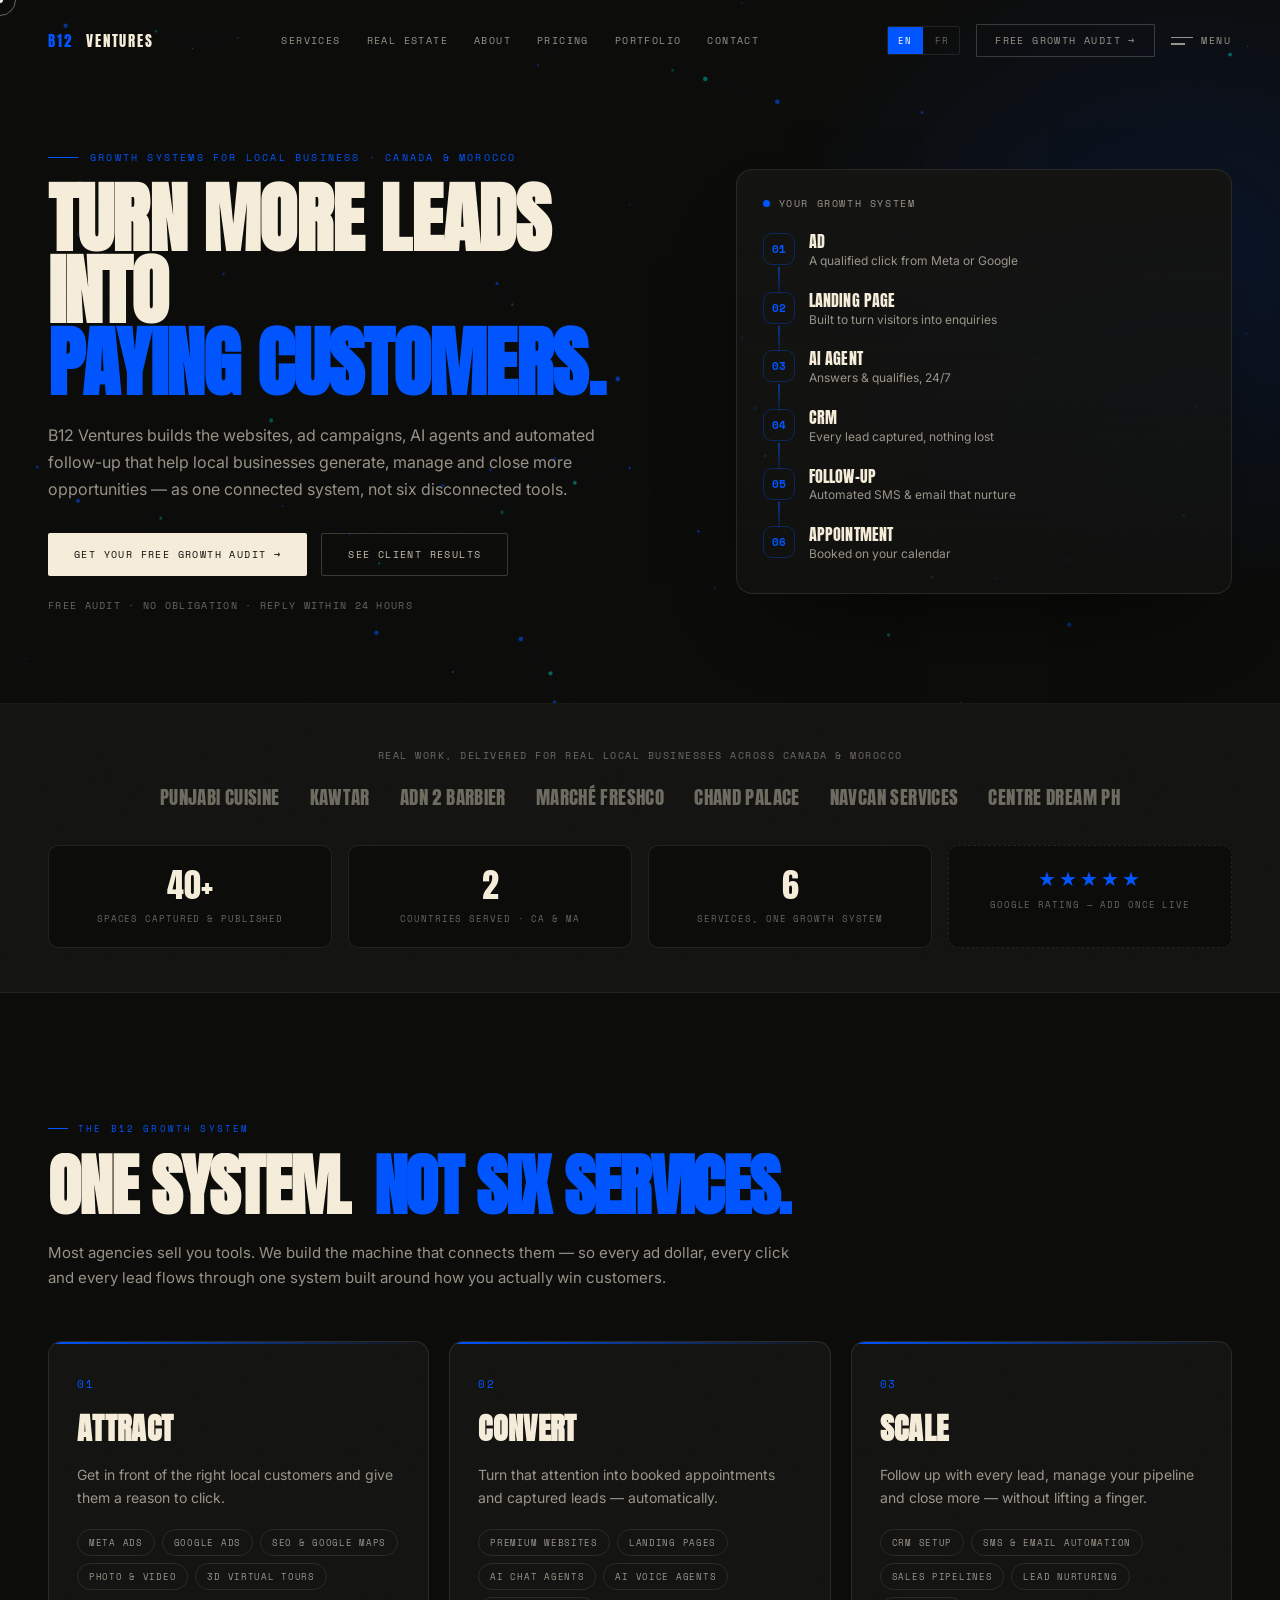
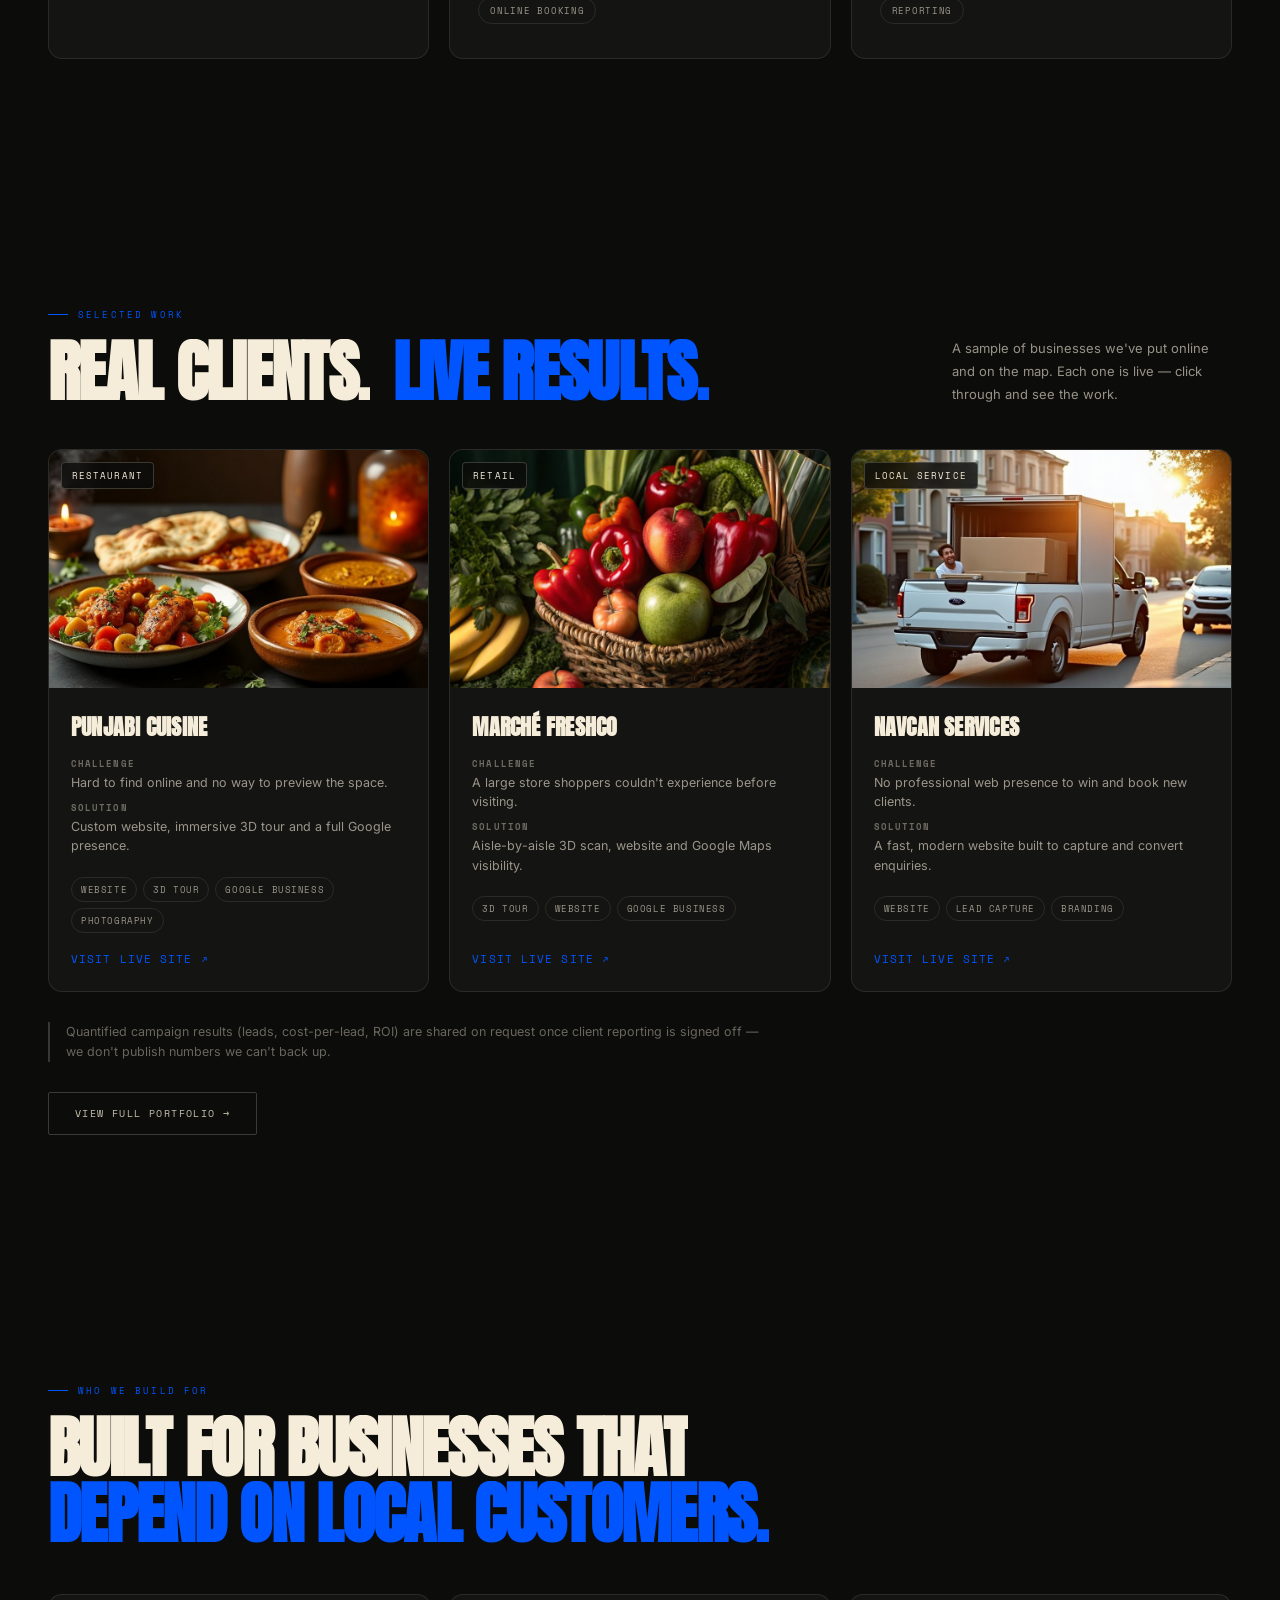
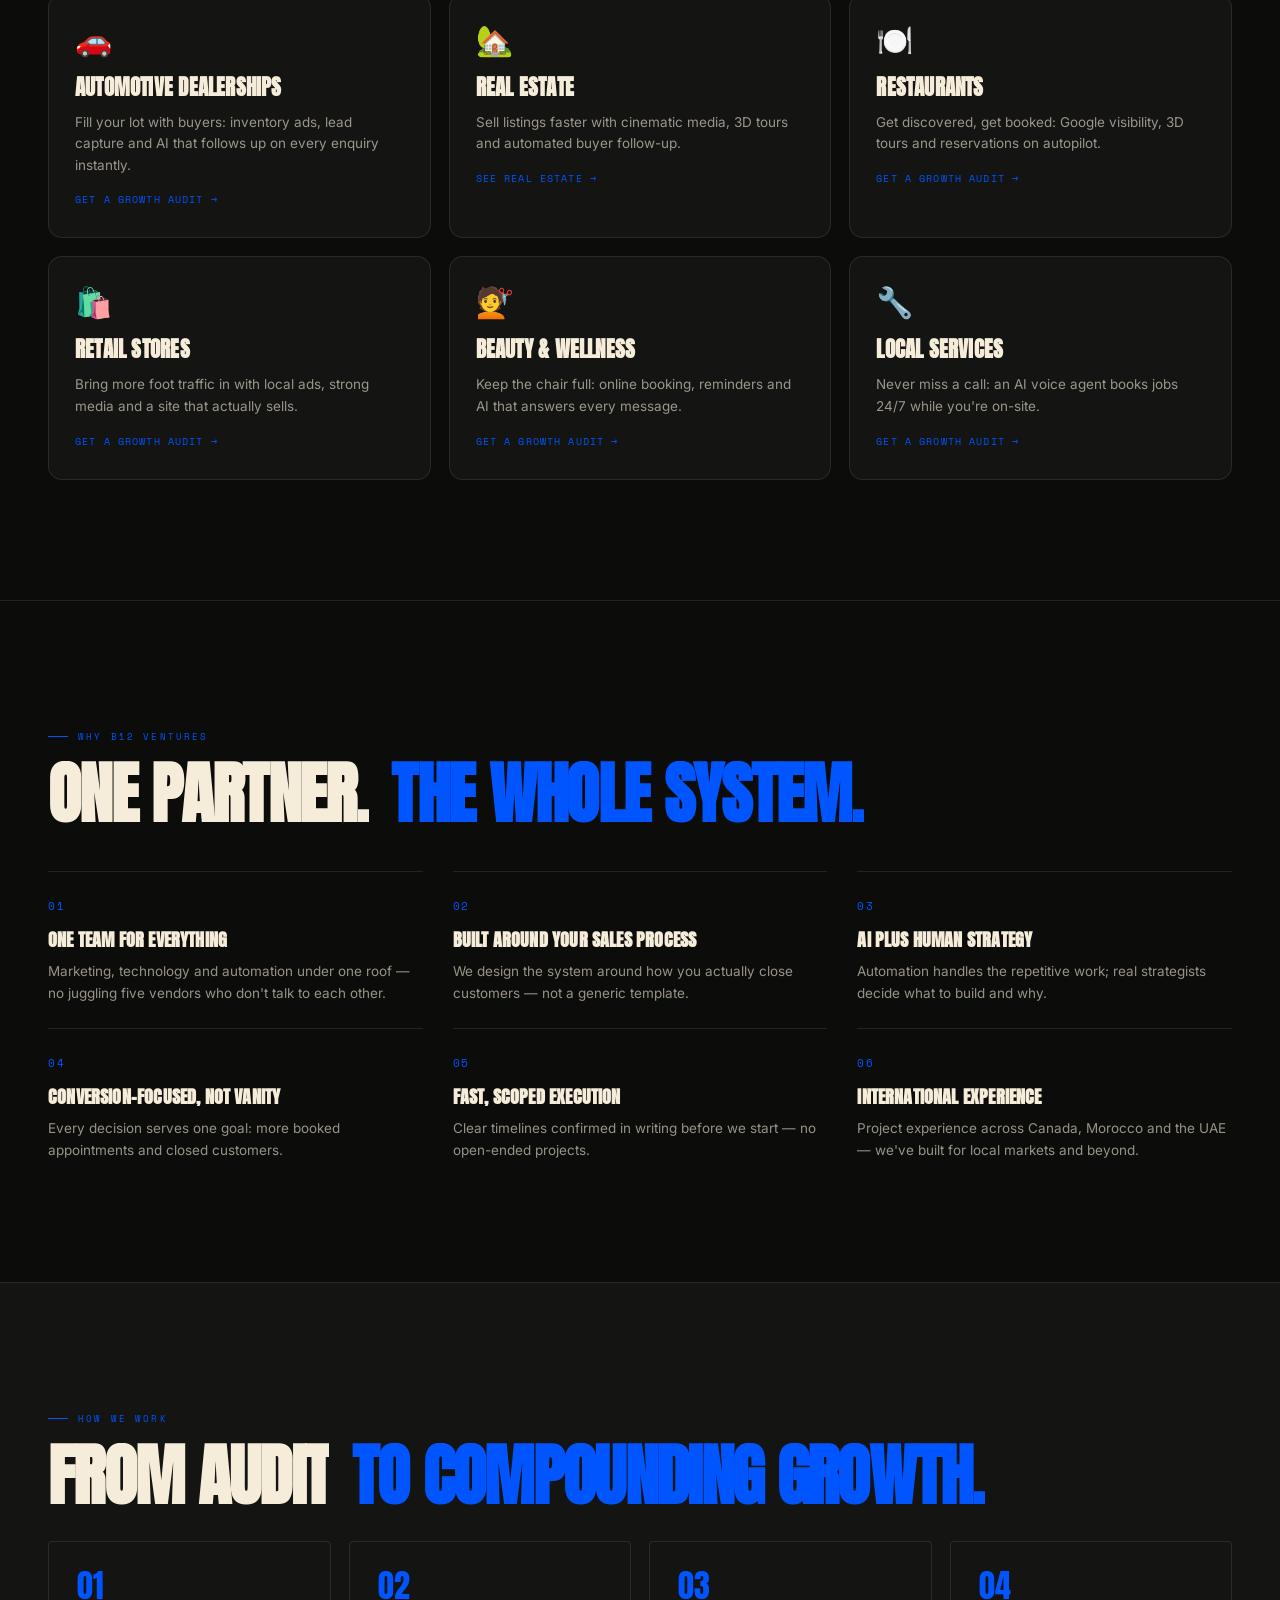
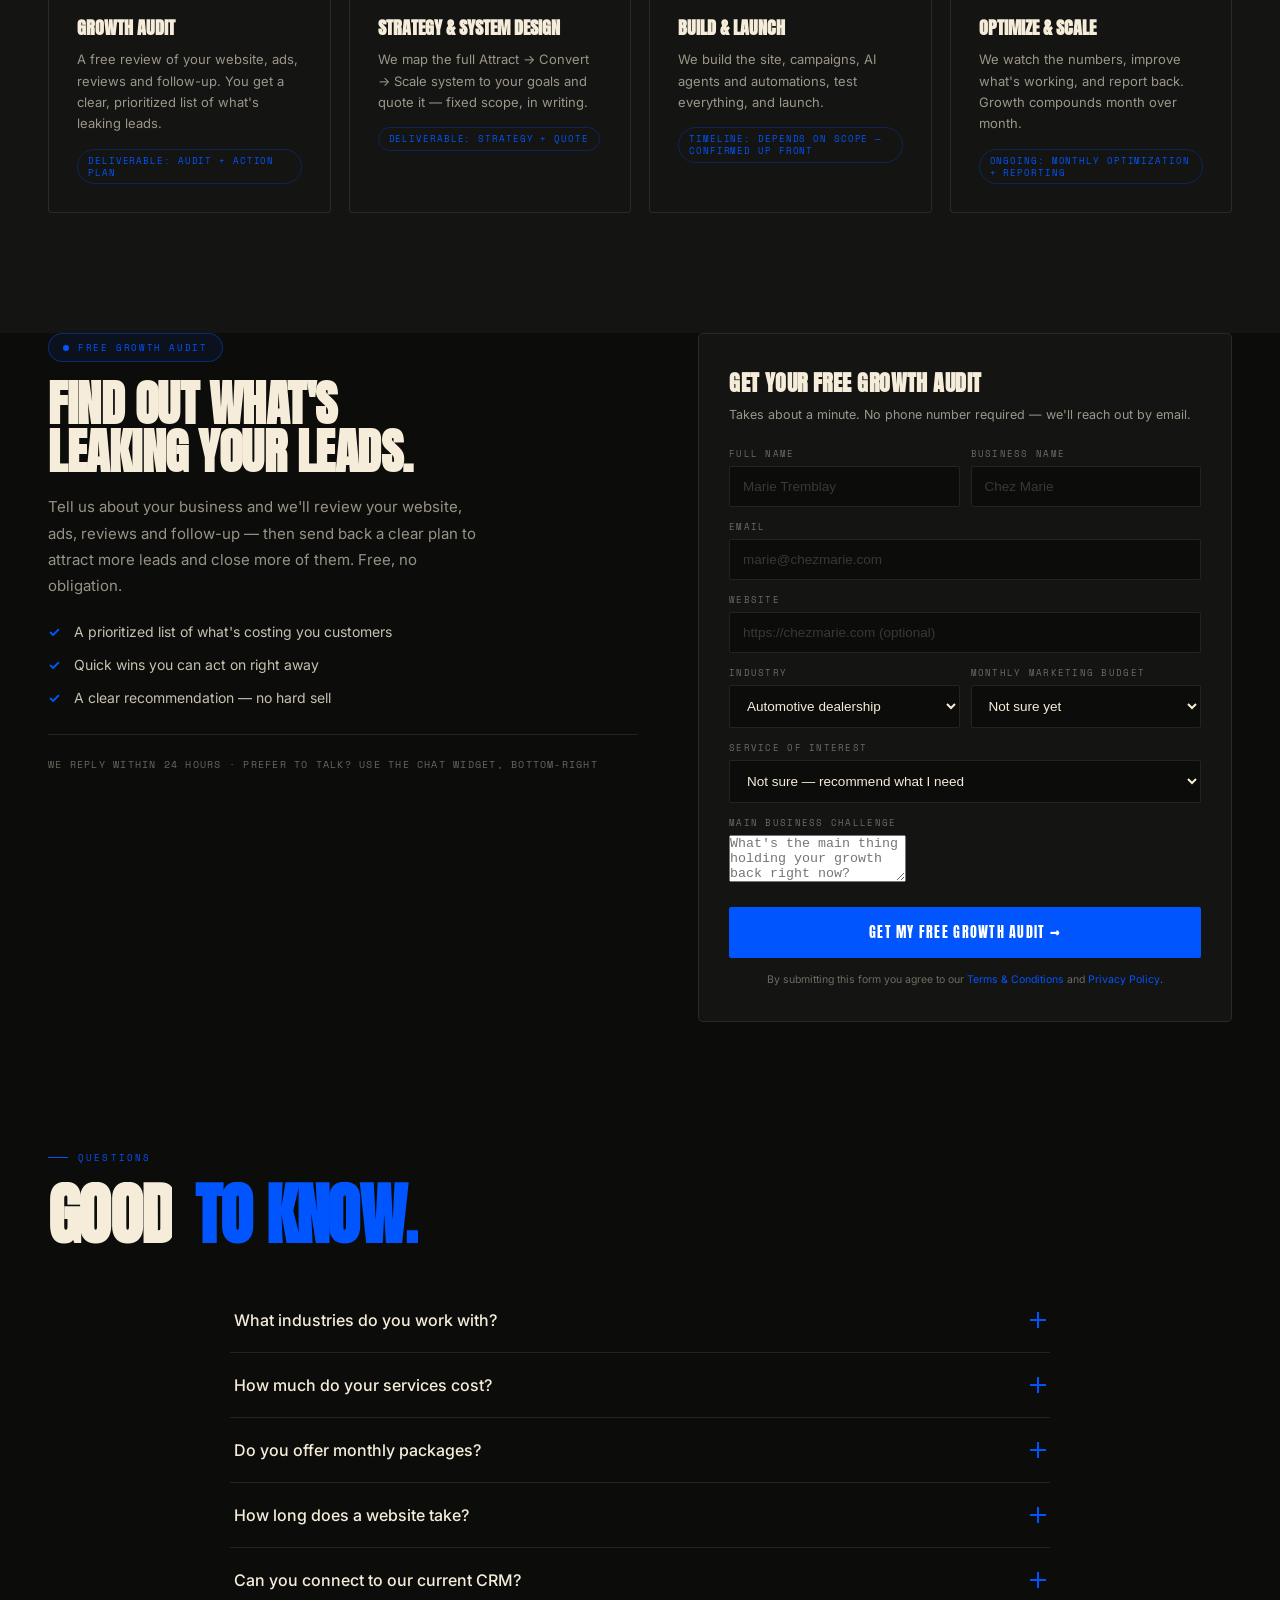
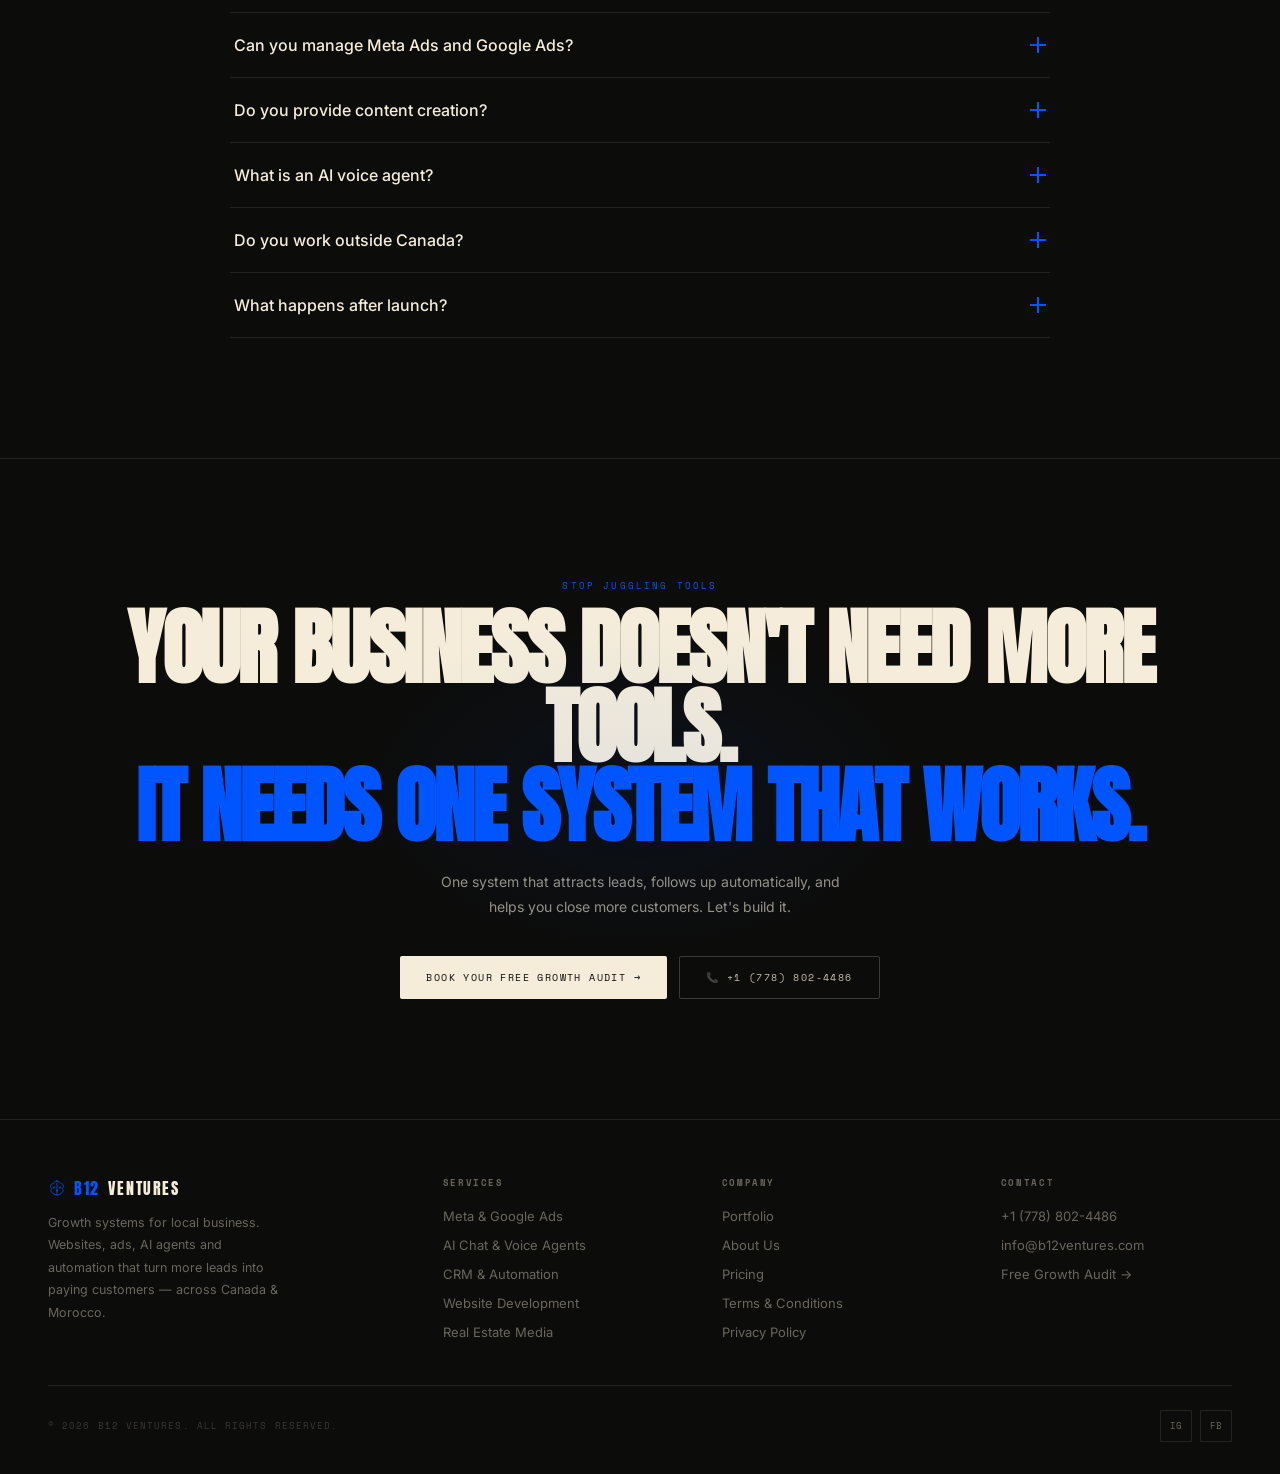
<file: index.html>
<!DOCTYPE html>
<html lang="en" id="html-root">
<head>
<meta charset="UTF-8"/><meta name="viewport" content="width=device-width,initial-scale=1.0"/>
<!-- Meta Pixel Code -->
<script>
!function(f,b,e,v,n,t,s)
{if(f.fbq)return;n=f.fbq=function(){n.callMethod?
n.callMethod.apply(n,arguments):n.queue.push(arguments)};
if(!f._fbq)f._fbq=n;n.push=n;n.loaded=!0;n.version='2.0';
n.queue=[];t=b.createElement(e);t.async=!0;
t.src=v;s=b.getElementsByTagName(e)[0];
s.parentNode.insertBefore(t,s)}(window, document,'script',
'https://connect.facebook.net/en_US/fbevents.js');
fbq('init', '1387499166899119');
fbq('track', 'PageView');
</script>
<noscript><img height="1" width="1" style="display:none"
src="https://www.facebook.com/tr?id=1387499166899119&ev=PageView&noscript=1"
/></noscript>
<!-- End Meta Pixel Code -->
<title>B12 Ventures — Growth Systems, AI Automation & Ads for Local Business | Canada & Morocco</title>
<meta name="description" content="B12 Ventures builds growth systems for local businesses: websites, Meta &amp; Google Ads, AI chat and voice agents, CRM automation and automated follow-up — one connected system that attracts leads and closes more customers. Serving Montréal, Vancouver &amp; Morocco."/>
<meta name="keywords" content="AI automation agency, AI voice agent, CRM automation agency, website development for local business, Meta Ads agency, Google Ads agency, digital marketing agency Montreal, digital marketing agency Vancouver, Matterport virtual tours"/>
<link rel="canonical" href="https://b12ventures.com/"/>
<meta property="og:type" content="website"/>
<meta property="og:site_name" content="B12 Ventures"/>
<meta property="og:title" content="B12 Ventures — Growth Systems for Local Business"/>
<meta property="og:description" content="Websites, ads, AI agents and automated follow-up — one connected system that turns more leads into paying customers. Canada &amp; Morocco."/>
<meta property="og:url" content="https://b12ventures.com/"/>
<meta property="og:image" content="https://b12ventures.com/svc-web.jpg"/>
<meta name="twitter:card" content="summary_large_image"/>
<meta name="twitter:title" content="B12 Ventures — Growth Systems for Local Business"/>
<meta name="twitter:description" content="Websites, ads, AI agents and automated follow-up — one connected system that turns more leads into paying customers."/>
<meta name="twitter:image" content="https://b12ventures.com/svc-web.jpg"/>
<link rel="preconnect" href="https://fonts.googleapis.com"/>
<link rel="preconnect" href="https://fonts.gstatic.com" crossorigin/>
<link href="https://fonts.googleapis.com/css2?family=Anton&family=Inter:wght@300;400;500;600&family=Space+Mono:ital,wght@0,400;0,700&display=swap" rel="stylesheet"/>
<link rel="stylesheet" href="styles.css"/>
<script type="application/ld+json">
{
  "@context": "https://schema.org",
  "@graph": [
    {
      "@type": "Organization",
      "@id": "https://b12ventures.com/#org",
      "name": "B12 Ventures",
      "url": "https://b12ventures.com/",
      "logo": "https://b12ventures.com/svc-web.jpg",
      "email": "info@b12ventures.com",
      "sameAs": [
        "https://www.instagram.com/b12_ventures",
        "https://www.facebook.com/share/1BkzSPRauB/"
      ]
    },
    {
      "@type": "ProfessionalService",
      "@id": "https://b12ventures.com/#business",
      "name": "B12 Ventures",
      "image": "https://b12ventures.com/svc-web.jpg",
      "url": "https://b12ventures.com/",
      "telephone": "+1-778-802-4486",
      "email": "info@b12ventures.com",
      "priceRange": "$$",
      "description": "Growth systems agency for local businesses: websites, Meta and Google Ads, AI chat and voice agents, CRM automation, professional media and automated follow-up.",
      "parentOrganization": { "@id": "https://b12ventures.com/#org" },
      "areaServed": [
        { "@type": "City", "name": "Montréal" },
        { "@type": "City", "name": "Vancouver" },
        { "@type": "Country", "name": "Morocco" }
      ],
      "sameAs": [
        "https://www.instagram.com/b12_ventures",
        "https://www.facebook.com/share/1BkzSPRauB/"
      ],
      "hasOfferCatalog": {
        "@type": "OfferCatalog",
        "name": "Growth Services",
        "itemListElement": [
          { "@type": "Offer", "itemOffered": { "@type": "Service", "name": "Website & Landing Page Development" } },
          { "@type": "Offer", "itemOffered": { "@type": "Service", "name": "Meta Ads & Google Ads Management" } },
          { "@type": "Offer", "itemOffered": { "@type": "Service", "name": "AI Chat & Voice Agents" } },
          { "@type": "Offer", "itemOffered": { "@type": "Service", "name": "CRM Setup & Automation" } },
          { "@type": "Offer", "itemOffered": { "@type": "Service", "name": "Professional Photography, Video & 3D Virtual Tours" } },
          { "@type": "Offer", "itemOffered": { "@type": "Service", "name": "Automated Lead Follow-Up" } }
        ]
      }
    },
    {
      "@type": "WebSite",
      "@id": "https://b12ventures.com/#website",
      "url": "https://b12ventures.com/",
      "name": "B12 Ventures",
      "inLanguage": ["en", "fr"],
      "publisher": { "@id": "https://b12ventures.com/#org" }
    },
    {
      "@type": "BreadcrumbList",
      "itemListElement": [
        { "@type": "ListItem", "position": 1, "name": "Home", "item": "https://b12ventures.com/" }
      ]
    },
    {
      "@type": "FAQPage",
      "mainEntity": [
        { "@type": "Question", "name": "What industries do you work with?", "acceptedAnswer": { "@type": "Answer", "text": "We work with automotive dealerships, real estate professionals, restaurants, retail stores, beauty and wellness businesses, and local service businesses across Canada and Morocco." } },
        { "@type": "Question", "name": "How much do your services cost?", "acceptedAnswer": { "@type": "Answer", "text": "Every engagement is scoped to your goals. Most start with a free growth audit; from there we quote either a fixed project price or a monthly retainer depending on what you need." } },
        { "@type": "Question", "name": "Do you offer monthly packages?", "acceptedAnswer": { "@type": "Answer", "text": "Yes. Some work is one-time — a website or a 3D tour, for example — while ads, CRM automation and follow-up usually run monthly. We recommend the model that fits your goals." } },
        { "@type": "Question", "name": "How long does a website take?", "acceptedAnswer": { "@type": "Answer", "text": "Most sites launch in two to four weeks depending on scope and how quickly we get your content. We confirm a timeline in writing before we start." } },
        { "@type": "Question", "name": "Can you connect your systems with our current CRM?", "acceptedAnswer": { "@type": "Answer", "text": "Usually, yes. We work primarily with GoHighLevel and integrate with most common CRMs, calendars and booking tools." } },
        { "@type": "Question", "name": "Can you manage Meta Ads and Google Ads?", "acceptedAnswer": { "@type": "Answer", "text": "Yes. We build, launch and optimize both, and connect them to your landing pages and automated follow-up so leads don't fall through the cracks." } },
        { "@type": "Question", "name": "Do you provide content creation?", "acceptedAnswer": { "@type": "Answer", "text": "Yes — professional photography, video, drone footage and immersive 3D virtual tours, plus ad creative and social content." } },
        { "@type": "Question", "name": "What is an AI voice agent?", "acceptedAnswer": { "@type": "Answer", "text": "An AI receptionist that answers calls 24/7, qualifies callers, books appointments and logs everything in your CRM — so you never miss a lead, even after hours." } },
        { "@type": "Question", "name": "Do you work outside Canada?", "acceptedAnswer": { "@type": "Answer", "text": "Yes. We're based in Canada and also serve clients in Morocco, with international project experience." } },
        { "@type": "Question", "name": "What happens after launch?", "acceptedAnswer": { "@type": "Answer", "text": "We monitor performance, optimize your campaigns and automations, and report on what's working. Growth is ongoing — not one-and-done." } }
      ]
    }
  ]
}
</script>
</head>
<body>
<div id="grain" aria-hidden="true"></div>
<div id="cur-dot" aria-hidden="true"></div>
<div id="cur-ring" aria-hidden="true"></div>

<!-- LOADER -->
<div id="loader">
  <div class="ld-logo">B<span>12</span> VENTURES</div>
  <div class="ld-bar"></div>
</div>

<div id="fullmenu" role="dialog" aria-hidden="true">
  <nav class="fm-inner">
    <a class="fm-link" href="index.html"><span data-i18n="nav_home">Home</span></a>
    <a class="fm-link" href="services.html"><span data-i18n="nav_services">Services</span></a>
    <a class="fm-link" href="realestate.html"><span data-i18n="nav_re">Real Estate</span></a>
    <a class="fm-link" href="about.html"><span data-i18n="nav_about">About</span></a>
    <a class="fm-link" href="portfolio.html"><span data-i18n="nav_work">Portfolio</span></a>
    <a class="fm-link" href="pricing.html"><span data-i18n="nav_pricing">Pricing</span></a>
    <a class="fm-link" href="contact.html"><span style="color:var(--blue)" data-i18n="nav_contact">Contact</span></a>
  </nav>
</div>

<nav id="nav">
  <a href="index.html" class="nav-logo"><span class="nav-logo-b">B12</span>&nbsp;VENTURES</a>
  <div class="nav-links" aria-label="Primary">
    <a class="nav-link" href="services.html" data-i18n="nav_services">Services</a>
    <a class="nav-link" href="realestate.html" data-i18n="nav_re">Real Estate</a>
    <a class="nav-link" href="about.html" data-i18n="nav_about">About</a>
    <a class="nav-link" href="pricing.html" data-i18n="nav_pricing">Pricing</a>
    <a class="nav-link" href="portfolio.html" data-i18n="nav_work">Portfolio</a>
    <a class="nav-link" href="contact.html" data-i18n="nav_contact">Contact</a>
  </div>
  <div class="nav-right">
    <div class="lang-sw" role="group" aria-label="Language">
      <button class="lang-btn active" data-lang="en">EN</button>
      <button class="lang-btn" data-lang="fr">FR</button>
    </div>
    <a href="#audit" class="nav-cta" data-i18n="h_nav_cta">Free Growth Audit →</a>
    <button class="menu-btn" id="menu-btn" aria-expanded="false">
      <div class="menu-bars" id="menu-bars"><span></span><span></span></div>
      <span id="menu-txt" data-i18n="nav_menu">Menu</span>
    </button>
  </div>
</nav>

<!-- HERO -->
<header class="hh"><canvas class="qfield" aria-hidden="true"></canvas>
  <div class="wrap hh-grid">
    <div class="hh-l">
      <div class="ph-kick rv" data-i18n="h_kick">Growth Systems for Local Business · Canada &amp; Morocco</div>
      <h1 class="hh-h1 rv d1" data-i18n="h_h1_html">Turn More Leads Into<br/><span class="b">Paying Customers.</span></h1>
      <p class="hh-sub rv d2" data-i18n="h_sub">B12 Ventures builds the websites, ad campaigns, AI agents and automated follow-up that help local businesses generate, manage and close more opportunities — as one connected system, not six disconnected tools.</p>
      <div class="hh-ctas rv d3">
        <a href="#audit" class="btn btn-solid"><span data-i18n="h_cta1">Get Your Free Growth Audit →</span></a>
        <a href="#results" class="btn btn-border"><span data-i18n="h_cta2">See Client Results</span></a>
      </div>
      <div class="hh-assure rv d4" data-i18n="h_assure">Free audit · No obligation · Reply within 24 hours</div>
    </div>
    <div class="hh-r rv d2">
      <div class="eco" role="img" aria-label="The B12 growth system: an ad drives a click to a landing page, an AI agent qualifies the lead, the CRM captures it, automated follow-up nurtures it, and an appointment is booked.">
        <div class="eco-head"><span class="eco-dot"></span><span data-i18n="h_eco_head">Your Growth System</span></div>
        <ol class="eco-flow">
          <li class="eco-node"><span class="eco-n">01</span><div class="eco-tx"><div class="eco-t" data-i18n="h_eco_1t">Ad</div><div class="eco-c" data-i18n="h_eco_1c">A qualified click from Meta or Google</div></div></li>
          <li class="eco-node"><span class="eco-n">02</span><div class="eco-tx"><div class="eco-t" data-i18n="h_eco_2t">Landing Page</div><div class="eco-c" data-i18n="h_eco_2c">Built to turn visitors into enquiries</div></div></li>
          <li class="eco-node"><span class="eco-n">03</span><div class="eco-tx"><div class="eco-t" data-i18n="h_eco_3t">AI Agent</div><div class="eco-c" data-i18n="h_eco_3c">Answers &amp; qualifies, 24/7</div></div></li>
          <li class="eco-node"><span class="eco-n">04</span><div class="eco-tx"><div class="eco-t" data-i18n="h_eco_4t">CRM</div><div class="eco-c" data-i18n="h_eco_4c">Every lead captured, nothing lost</div></div></li>
          <li class="eco-node"><span class="eco-n">05</span><div class="eco-tx"><div class="eco-t" data-i18n="h_eco_5t">Follow-Up</div><div class="eco-c" data-i18n="h_eco_5c">Automated SMS &amp; email that nurture</div></div></li>
          <li class="eco-node last"><span class="eco-n">06</span><div class="eco-tx"><div class="eco-t" data-i18n="h_eco_6t">Appointment</div><div class="eco-c" data-i18n="h_eco_6c">Booked on your calendar</div></div></li>
        </ol>
      </div>
    </div>
  </div>
</header>

<!-- TRUST -->
<section class="trust">
  <div class="wrap">
    <div class="trust-lbl rv" data-i18n="h_trust_lbl">Real work, delivered for real local businesses across Canada &amp; Morocco</div>
    <div class="trust-names rv d1">
      <span>Punjabi Cuisine</span><span>Kawtar</span><span>ADN 2 Barbier</span><span>Marché FreshCo</span><span>Chand Palace</span><span>Navcan Services</span><span>Centre Dream PH</span>
    </div>
    <div class="trust-metrics rv d2">
      <div class="tm"><div class="tm-n">40+</div><div class="tm-l" data-i18n="h_tm1">Spaces captured &amp; published</div></div>
      <div class="tm"><div class="tm-n">2</div><div class="tm-l" data-i18n="h_tm2">Countries served · CA &amp; MA</div></div>
      <div class="tm"><div class="tm-n">6</div><div class="tm-l" data-i18n="h_tm3">Services, one growth system</div></div>
      <div class="tm tm-ph"><div class="tm-n">★★★★★</div><div class="tm-l" data-i18n="h_tm4">Google rating — add once live</div></div>
    </div>
  </div>
</section>

<!-- GROWTH SYSTEM -->
<section id="system" class="sec gsys">
  <div class="wrap">
    <div class="gsys-hd">
      <div class="sec-lbl rv" data-i18n="h_sys_lbl">The B12 Growth System</div>
      <h2 class="st rv d1">
        <span class="sw"><span class="si" data-i18n="h_sys_h1">One System.</span></span>
        <span class="sw" style="color:var(--blue)"><span class="si" data-i18n="h_sys_h2">Not Six Services.</span></span>
      </h2>
      <p class="gsys-sub rv d2" data-i18n="h_sys_sub">Most agencies sell you tools. We build the machine that connects them — so every ad dollar, every click and every lead flows through one system built around how you actually win customers.</p>
    </div>
    <div class="gsys-grid">
      <div class="gsys-col rv">
        <div class="gsys-step">01</div>
        <h3 data-i18n="h_attract_h">Attract</h3>
        <p data-i18n="h_attract_p">Get in front of the right local customers and give them a reason to click.</p>
        <div class="gsys-tags">
          <span data-i18n="h_attract_t1">Meta Ads</span><span data-i18n="h_attract_t2">Google Ads</span><span data-i18n="h_attract_t3">SEO &amp; Google Maps</span><span data-i18n="h_attract_t4">Photo &amp; Video</span><span data-i18n="h_attract_t5">3D Virtual Tours</span>
        </div>
      </div>
      <div class="gsys-col rv d1">
        <div class="gsys-step">02</div>
        <h3 data-i18n="h_convert_h">Convert</h3>
        <p data-i18n="h_convert_p">Turn that attention into booked appointments and captured leads — automatically.</p>
        <div class="gsys-tags">
          <span data-i18n="h_convert_t1">Premium Websites</span><span data-i18n="h_convert_t2">Landing Pages</span><span data-i18n="h_convert_t3">AI Chat Agents</span><span data-i18n="h_convert_t4">AI Voice Agents</span><span data-i18n="h_convert_t5">Online Booking</span>
        </div>
      </div>
      <div class="gsys-col rv d2">
        <div class="gsys-step">03</div>
        <h3 data-i18n="h_scale_h">Scale</h3>
        <p data-i18n="h_scale_p">Follow up with every lead, manage your pipeline and close more — without lifting a finger.</p>
        <div class="gsys-tags">
          <span data-i18n="h_scale_t1">CRM Setup</span><span data-i18n="h_scale_t2">SMS &amp; Email Automation</span><span data-i18n="h_scale_t3">Sales Pipelines</span><span data-i18n="h_scale_t4">Lead Nurturing</span><span data-i18n="h_scale_t5">Reporting</span>
        </div>
      </div>
    </div>
  </div>
</section>

<!-- RESULTS / SELECTED WORK -->
<section id="results" class="sec results">
  <div class="wrap">
    <div class="svc-hd">
      <div>
        <div class="sec-lbl rv" data-i18n="h_res_lbl">Selected Work</div>
        <h2 class="st rv d1">
          <span class="sw"><span class="si" data-i18n="h_res_h1">Real Clients.</span></span>
          <span class="sw" style="color:var(--blue)"><span class="si" data-i18n="h_res_h2">Live Results.</span></span>
        </h2>
      </div>
      <p class="svc-hd-r rv d2" data-i18n="h_res_sub">A sample of businesses we've put online and on the map. Each one is live — click through and see the work.</p>
    </div>
    <div class="cs-grid">
      <article class="cs-card rv">
        <div class="cs-img"><img src="punjabi-cuisine.jpg" alt="Punjabi Cuisine restaurant — website and immersive 3D virtual tour by B12 Ventures" loading="lazy"/><span class="cs-cat" data-i18n="h_cs_cat_rest">Restaurant</span></div>
        <div class="cs-body">
          <h3>Punjabi Cuisine</h3>
          <p class="cs-line"><b data-i18n="h_cs_chal">Challenge</b> <span data-i18n="h_cs1_chal">Hard to find online and no way to preview the space.</span></p>
          <p class="cs-line"><b data-i18n="h_cs_sol">Solution</b> <span data-i18n="h_cs1_sol">Custom website, immersive 3D tour and a full Google presence.</span></p>
          <div class="cs-svcs"><span>Website</span><span>3D Tour</span><span>Google Business</span><span>Photography</span></div>
          <a class="cs-link" href="https://punjabicuisine.ca" target="_blank" rel="noopener"><span data-i18n="h_cs_visit">Visit live site</span> ↗</a>
        </div>
      </article>
      <article class="cs-card rv d1">
        <div class="cs-img"><img src="freshco.jpg" alt="Marché FreshCo grocery store — website and 3D virtual tour by B12 Ventures" loading="lazy"/><span class="cs-cat" data-i18n="h_cs_cat_retail">Retail</span></div>
        <div class="cs-body">
          <h3>Marché FreshCo</h3>
          <p class="cs-line"><b data-i18n="h_cs_chal">Challenge</b> <span data-i18n="h_cs2_chal">A large store shoppers couldn't experience before visiting.</span></p>
          <p class="cs-line"><b data-i18n="h_cs_sol">Solution</b> <span data-i18n="h_cs2_sol">Aisle-by-aisle 3D scan, website and Google Maps visibility.</span></p>
          <div class="cs-svcs"><span>3D Tour</span><span>Website</span><span>Google Business</span></div>
          <a class="cs-link" href="https://marchefreshco.com" target="_blank" rel="noopener"><span data-i18n="h_cs_visit">Visit live site</span> ↗</a>
        </div>
      </article>
      <article class="cs-card rv d2">
        <div class="cs-img"><img src="navcan.jpg" alt="Navcan Services local service business — website and automation by B12 Ventures" loading="lazy"/><span class="cs-cat" data-i18n="h_cs_cat_service">Local Service</span></div>
        <div class="cs-body">
          <h3>Navcan Services</h3>
          <p class="cs-line"><b data-i18n="h_cs_chal">Challenge</b> <span data-i18n="h_cs3_chal">No professional web presence to win and book new clients.</span></p>
          <p class="cs-line"><b data-i18n="h_cs_sol">Solution</b> <span data-i18n="h_cs3_sol">A fast, modern website built to capture and convert enquiries.</span></p>
          <div class="cs-svcs"><span>Website</span><span>Lead Capture</span><span>Branding</span></div>
          <a class="cs-link" href="https://navcanexpress.com" target="_blank" rel="noopener"><span data-i18n="h_cs_visit">Visit live site</span> ↗</a>
        </div>
      </article>
    </div>
    <div class="cs-note rv" data-i18n="h_res_note">Quantified campaign results (leads, cost-per-lead, ROI) are shared on request once client reporting is signed off — we don't publish numbers we can't back up.</div>
    <div class="cs-more rv"><a href="portfolio.html" class="btn btn-border"><span data-i18n="h_res_more">View full portfolio →</span></a></div>
  </div>
</section>

<!-- INDUSTRIES -->
<section id="industries" class="sec inds">
  <div class="wrap">
    <div class="sec-lbl rv" data-i18n="h_ind_lbl">Who We Build For</div>
    <h2 class="st rv d1">
      <span class="sw"><span class="si" data-i18n="h_ind_h1">Built for Businesses That</span></span>
      <span class="sw" style="color:var(--blue)"><span class="si" data-i18n="h_ind_h2">Depend on Local Customers.</span></span>
    </h2>
    <div class="ind-grid">
      <a class="ind-card rv" href="#audit"><div class="ind-ic">🚗</div><h3 data-i18n="h_ind1_h">Automotive Dealerships</h3><p data-i18n="h_ind1_p">Fill your lot with buyers: inventory ads, lead capture and AI that follows up on every enquiry instantly.</p><span class="ind-go" data-i18n="h_ind_go">Get a growth audit →</span></a>
      <a class="ind-card rv d1" href="realestate.html"><div class="ind-ic">🏡</div><h3 data-i18n="h_ind2_h">Real Estate</h3><p data-i18n="h_ind2_p">Sell listings faster with cinematic media, 3D tours and automated buyer follow-up.</p><span class="ind-go" data-i18n="h_ind_go2">See real estate →</span></a>
      <a class="ind-card rv d2" href="#audit"><div class="ind-ic">🍽️</div><h3 data-i18n="h_ind3_h">Restaurants</h3><p data-i18n="h_ind3_p">Get discovered, get booked: Google visibility, 3D tours and reservations on autopilot.</p><span class="ind-go" data-i18n="h_ind_go">Get a growth audit →</span></a>
      <a class="ind-card rv" href="#audit"><div class="ind-ic">🛍️</div><h3 data-i18n="h_ind4_h">Retail Stores</h3><p data-i18n="h_ind4_p">Bring more foot traffic in with local ads, strong media and a site that actually sells.</p><span class="ind-go" data-i18n="h_ind_go">Get a growth audit →</span></a>
      <a class="ind-card rv d1" href="#audit"><div class="ind-ic">💇</div><h3 data-i18n="h_ind5_h">Beauty &amp; Wellness</h3><p data-i18n="h_ind5_p">Keep the chair full: online booking, reminders and AI that answers every message.</p><span class="ind-go" data-i18n="h_ind_go">Get a growth audit →</span></a>
      <a class="ind-card rv d2" href="#audit"><div class="ind-ic">🔧</div><h3 data-i18n="h_ind6_h">Local Services</h3><p data-i18n="h_ind6_p">Never miss a call: an AI voice agent books jobs 24/7 while you're on-site.</p><span class="ind-go" data-i18n="h_ind_go">Get a growth audit →</span></a>
    </div>
  </div>
</section>

<!-- WHY B12 -->
<section id="why" class="sec whyb">
  <div class="wrap">
    <div class="whyb-hd">
      <div class="sec-lbl rv" data-i18n="h_why_lbl">Why B12 Ventures</div>
      <h2 class="st rv d1">
        <span class="sw"><span class="si" data-i18n="h_why_h1">One Partner.</span></span>
        <span class="sw" style="color:var(--blue)"><span class="si" data-i18n="h_why_h2">The Whole System.</span></span>
      </h2>
    </div>
    <div class="whyb-grid">
      <div class="whyb-item rv"><span class="whyb-n">01</span><h4 data-i18n="h_why1_h">One team for everything</h4><p data-i18n="h_why1_p">Marketing, technology and automation under one roof — no juggling five vendors who don't talk to each other.</p></div>
      <div class="whyb-item rv d1"><span class="whyb-n">02</span><h4 data-i18n="h_why2_h">Built around your sales process</h4><p data-i18n="h_why2_p">We design the system around how you actually close customers — not a generic template.</p></div>
      <div class="whyb-item rv d2"><span class="whyb-n">03</span><h4 data-i18n="h_why3_h">AI plus human strategy</h4><p data-i18n="h_why3_p">Automation handles the repetitive work; real strategists decide what to build and why.</p></div>
      <div class="whyb-item rv"><span class="whyb-n">04</span><h4 data-i18n="h_why4_h">Conversion-focused, not vanity</h4><p data-i18n="h_why4_p">Every decision serves one goal: more booked appointments and closed customers.</p></div>
      <div class="whyb-item rv d1"><span class="whyb-n">05</span><h4 data-i18n="h_why5_h">Fast, scoped execution</h4><p data-i18n="h_why5_p">Clear timelines confirmed in writing before we start — no open-ended projects.</p></div>
      <div class="whyb-item rv d2"><span class="whyb-n">06</span><h4 data-i18n="h_why6_h">International experience</h4><p data-i18n="h_why6_p">Project experience across Canada, Morocco and the UAE — we've built for local markets and beyond.</p></div>
    </div>
  </div>
</section>

<!-- PROCESS -->
<section id="process" class="sec">
  <div class="wrap">
    <div class="sec-lbl rv" data-i18n="h_proc_lbl">How We Work</div>
    <h2 class="st rv d1">
      <span class="sw"><span class="si" data-i18n="h_proc_h1">From Audit</span></span>
      <span class="sw" style="color:var(--blue)"><span class="si" data-i18n="h_proc_h2">To Compounding Growth.</span></span>
    </h2>
    <div class="re-why proc">
      <div class="w rv"><span class="sn">01</span><h4 data-i18n="h_ps1_h">Growth Audit</h4><p data-i18n="h_ps1_p">A free review of your website, ads, reviews and follow-up. You get a clear, prioritized list of what's leaking leads.</p><span class="proc-time" data-i18n="h_ps1_t">Deliverable: audit + action plan</span></div>
      <div class="w rv d1"><span class="sn">02</span><h4 data-i18n="h_ps2_h">Strategy &amp; System Design</h4><p data-i18n="h_ps2_p">We map the full Attract → Convert → Scale system to your goals and quote it — fixed scope, in writing.</p><span class="proc-time" data-i18n="h_ps2_t">Deliverable: strategy + quote</span></div>
      <div class="w rv d2"><span class="sn">03</span><h4 data-i18n="h_ps3_h">Build &amp; Launch</h4><p data-i18n="h_ps3_p">We build the site, campaigns, AI agents and automations, test everything, and launch.</p><span class="proc-time" data-i18n="h_ps3_t">Timeline: depends on scope — confirmed up front</span></div>
      <div class="w rv d3"><span class="sn">04</span><h4 data-i18n="h_ps4_h">Optimize &amp; Scale</h4><p data-i18n="h_ps4_p">We watch the numbers, improve what's working, and report back. Growth compounds month over month.</p><span class="proc-time" data-i18n="h_ps4_t">Ongoing: monthly optimization + reporting</span></div>
    </div>
  </div>
</section>

<!-- GROWTH AUDIT FORM -->
<section id="audit">
  <div class="wrap of-grid">
    <div>
      <span class="of-tag rv"><span class="of-dot"></span><span data-i18n="h_af_tag">Free Growth Audit</span></span>
      <h2 class="of-h2 rv d1" data-i18n="h_af_h">Find Out What's<br/>Leaking Your Leads.</h2>
      <p class="of-sub rv d2" data-i18n="h_af_sub">Tell us about your business and we'll review your website, ads, reviews and follow-up — then send back a clear plan to attract more leads and close more of them. Free, no obligation.</p>
      <ul class="af-list rv d3">
        <li data-i18n="h_af_l1">A prioritized list of what's costing you customers</li>
        <li data-i18n="h_af_l2">Quick wins you can act on right away</li>
        <li data-i18n="h_af_l3">A clear recommendation — no hard sell</li>
      </ul>
      <div class="of-meta rv d4" data-i18n="h_af_meta">We reply within 24 hours · Prefer to talk? Use the chat widget, bottom-right</div>
    </div>

    <div class="of-card rv d2">
      <div id="audit-form-wrap">
        <h3 data-i18n="h_af_ct">Get Your Free Growth Audit</h3>
        <p class="of-cs" data-i18n="h_af_cs">Takes about a minute. No phone number required — we'll reach out by email.</p>
        <form id="audit-form" novalidate>
          <input type="hidden" name="access_key" value="32d4e8ae-4d1f-4990-858e-dc074c55bbbe"/>
          <input type="hidden" name="subject" value="🚀 New Growth Audit Request — B12 Website"/>
          <input type="hidden" name="from_name" value="B12 Ventures — Growth Audit"/>
          <input type="checkbox" name="botcheck" style="display:none" tabindex="-1" autocomplete="off"/>
          <div class="of-row">
            <div class="of-f"><label for="af-name" data-i18n="h_ff_name">Full Name</label><input id="af-name" type="text" name="full_name" placeholder="Marie Tremblay" required autocomplete="name"/></div>
            <div class="of-f"><label for="af-biz" data-i18n="h_ff_biz">Business Name</label><input id="af-biz" type="text" name="business" placeholder="Chez Marie" required/></div>
          </div>
          <div class="of-f"><label for="af-em" data-i18n="h_ff_em">Email</label><input id="af-em" type="email" name="email" placeholder="marie@chezmarie.com" required autocomplete="email"/></div>
          <div class="of-f"><label for="af-web" data-i18n="h_ff_web">Website</label><input id="af-web" type="url" name="website" placeholder="https://chezmarie.com (optional)"/></div>
          <div class="of-row">
            <div class="of-f"><label for="af-ind" data-i18n="h_ff_ind">Industry</label>
              <select id="af-ind" name="industry">
                <option data-i18n="h_ind_o1">Automotive dealership</option>
                <option data-i18n="h_ind_o2">Real estate</option>
                <option data-i18n="h_ind_o3">Restaurant / Café</option>
                <option data-i18n="h_ind_o4">Retail / Boutique</option>
                <option data-i18n="h_ind_o5">Beauty &amp; wellness</option>
                <option data-i18n="h_ind_o6">Local service business</option>
                <option data-i18n="h_ind_o7">Other</option>
              </select>
            </div>
            <div class="of-f"><label for="af-bud" data-i18n="h_ff_bud">Monthly Marketing Budget</label>
              <select id="af-bud" name="budget">
                <option data-i18n="h_bud_o1">Not sure yet</option>
                <option data-i18n="h_bud_o2">Under $1,000 / mo</option>
                <option data-i18n="h_bud_o3">$1,000–3,000 / mo</option>
                <option data-i18n="h_bud_o4">$3,000–7,000 / mo</option>
                <option data-i18n="h_bud_o5">$7,000+ / mo</option>
                <option data-i18n="h_bud_o6">One-time project</option>
              </select>
            </div>
          </div>
          <div class="of-f"><label for="af-sv" data-i18n="h_ff_sv">Service of Interest</label>
            <select id="af-sv" name="service">
              <option data-i18n="h_sv_o1">Not sure — recommend what I need</option>
              <option data-i18n="h_sv_o2">Website / landing page</option>
              <option data-i18n="h_sv_o3">Meta / Google Ads</option>
              <option data-i18n="h_sv_o4">AI chat / voice agent</option>
              <option data-i18n="h_sv_o5">CRM &amp; automation</option>
              <option data-i18n="h_sv_o6">Photography / video / 3D tour</option>
              <option data-i18n="h_sv_o7">The full growth system</option>
            </select>
          </div>
          <div class="of-f"><label for="af-ch" data-i18n="h_ff_ch">Main Business Challenge</label><textarea id="af-ch" name="challenge" rows="3" placeholder="What's the main thing holding your growth back right now?"></textarea></div>
          <button type="submit" class="of-btn" id="audit-btn" data-i18n="h_ff_btn">Get My Free Growth Audit →</button>
          <p class="of-fine"><span data-i18n="h_af_fine">By submitting this form you agree to our</span> <a href="terms.html" target="_blank" data-i18n="cf_legal_t">Terms &amp; Conditions</a> <span data-i18n="cf_legal_and">and</span> <a href="privacy.html" target="_blank" data-i18n="cf_legal_p">Privacy Policy</a>.</p>
        </form>
      </div>
      <div class="of-ok" id="audit-ok">
        <div class="ok-i">🚀</div>
        <h4 data-i18n="h_af_ok_h">Audit Requested</h4>
        <p data-i18n="h_af_ok_p">We've got your details. You'll receive your growth audit and next steps by email within 24 hours.</p>
      </div>
    </div>
  </div>
</section>

<!-- FAQ -->
<section id="faq" class="sec faq">
  <div class="wrap">
    <div class="sec-lbl rv" data-i18n="h_faq_lbl">Questions</div>
    <h2 class="st rv d1">
      <span class="sw"><span class="si" data-i18n="h_faq_h1">Good</span></span>
      <span class="sw" style="color:var(--blue)"><span class="si" data-i18n="h_faq_h2">To Know.</span></span>
    </h2>
    <div class="faq-list rv d2">
      <div class="faq-item"><button class="faq-q" aria-expanded="false"><span data-i18n="h_q1">What industries do you work with?</span><span class="faq-ic"></span></button><div class="faq-a"><p data-i18n="h_a1">Automotive dealerships, real estate professionals, restaurants, retail stores, beauty and wellness businesses, and local service businesses across Canada and Morocco.</p></div></div>
      <div class="faq-item"><button class="faq-q" aria-expanded="false"><span data-i18n="h_q2">How much do your services cost?</span><span class="faq-ic"></span></button><div class="faq-a"><p data-i18n="h_a2">Every engagement is scoped to your goals. Most start with a free growth audit; from there we quote either a fixed project price or a monthly retainer depending on what you need.</p></div></div>
      <div class="faq-item"><button class="faq-q" aria-expanded="false"><span data-i18n="h_q3">Do you offer monthly packages?</span><span class="faq-ic"></span></button><div class="faq-a"><p data-i18n="h_a3">Yes. Some work is one-time — a website or a 3D tour — while ads, CRM automation and follow-up usually run monthly. We recommend the model that fits your goals.</p></div></div>
      <div class="faq-item"><button class="faq-q" aria-expanded="false"><span data-i18n="h_q4">How long does a website take?</span><span class="faq-ic"></span></button><div class="faq-a"><p data-i18n="h_a4">Most sites launch in two to four weeks depending on scope and how quickly we get your content. We confirm a timeline in writing before we start.</p></div></div>
      <div class="faq-item"><button class="faq-q" aria-expanded="false"><span data-i18n="h_q5">Can you connect to our current CRM?</span><span class="faq-ic"></span></button><div class="faq-a"><p data-i18n="h_a5">Usually, yes. We work primarily with GoHighLevel and integrate with most common CRMs, calendars and booking tools.</p></div></div>
      <div class="faq-item"><button class="faq-q" aria-expanded="false"><span data-i18n="h_q6">Can you manage Meta Ads and Google Ads?</span><span class="faq-ic"></span></button><div class="faq-a"><p data-i18n="h_a6">Yes. We build, launch and optimize both, and connect them to your landing pages and automated follow-up so leads don't fall through the cracks.</p></div></div>
      <div class="faq-item"><button class="faq-q" aria-expanded="false"><span data-i18n="h_q7">Do you provide content creation?</span><span class="faq-ic"></span></button><div class="faq-a"><p data-i18n="h_a7">Yes — professional photography, video, drone footage and immersive 3D virtual tours, plus ad creative and social content.</p></div></div>
      <div class="faq-item"><button class="faq-q" aria-expanded="false"><span data-i18n="h_q8">What is an AI voice agent?</span><span class="faq-ic"></span></button><div class="faq-a"><p data-i18n="h_a8">An AI receptionist that answers calls 24/7, qualifies callers, books appointments and logs everything in your CRM — so you never miss a lead, even after hours.</p></div></div>
      <div class="faq-item"><button class="faq-q" aria-expanded="false"><span data-i18n="h_q9">Do you work outside Canada?</span><span class="faq-ic"></span></button><div class="faq-a"><p data-i18n="h_a9">Yes. We're based in Canada and also serve clients in Morocco, with international project experience.</p></div></div>
      <div class="faq-item"><button class="faq-q" aria-expanded="false"><span data-i18n="h_q10">What happens after launch?</span><span class="faq-ic"></span></button><div class="faq-a"><p data-i18n="h_a10">We monitor performance, optimize your campaigns and automations, and report on what's working. Growth is ongoing — not one-and-done.</p></div></div>
    </div>
  </div>
</section>

<!-- FINAL CTA -->
<section id="ctaband">
  <div class="wrap">
    <span class="cta-sup rv" data-i18n="h_fc_sup">Stop Juggling Tools</span>
    <h2 class="cta-h rv d1"><span data-i18n="h_fc_h1">Your business doesn't need more tools.</span><br/><span style="color:var(--blue)" data-i18n="h_fc_h2">It needs one system that works.</span></h2>
    <p class="cta-sub rv d2" data-i18n="h_fc_sub">One system that attracts leads, follows up automatically, and helps you close more customers. Let's build it.</p>
    <div class="cta-btns rv d3">
      <a href="#audit" class="btn btn-solid"><span data-i18n="h_fc_btn">Book Your Free Growth Audit →</span></a>
      <a href="tel:+17788024486" class="btn btn-border"><span>📞 +1 (778) 802-4486</span></a>
    </div>
  </div>
</section>

<!-- FOOTER -->
<footer>
  <div class="wrap">
    <div class="ft-grid">
      <div>
        <div class="ft-wm">
          <svg width="18" height="18" viewBox="0 0 36 36" fill="none" stroke="currentColor" stroke-width="1.6" stroke-linecap="round" style="color:var(--blue)"><path d="M18 4C14.5 4 12 6.5 11 9C8.5 9 5 11 5 14.5C5 16.5 6 18 7.5 19C6.5 20 6 21.5 6 23C6 25.5 7.5 27.5 10 28C10.5 29.5 12 31 14 31.5L18 32L22 31.5C24 31 25.5 29.5 26 28C28.5 27.5 30 25.5 30 23C30 21.5 29.5 20 28.5 19C30 18 31 16.5 31 14.5C31 11 27.5 9 25 9C24 6.5 21.5 4 18 4Z"/><line x1="18" y1="8" x2="18" y2="32"/><circle cx="12" cy="17" r="1.8" fill="currentColor" stroke="none"/><circle cx="24" cy="17" r="1.8" fill="currentColor" stroke="none"/><circle cx="18" cy="23" r="1.8" fill="currentColor" stroke="none"/></svg>
          <span class="ft-acc">B12</span> VENTURES
        </div>
        <p class="ft-desc" data-i18n="h_ft_desc">Growth systems for local business. Websites, ads, AI agents and automation that turn more leads into paying customers — across Canada &amp; Morocco.</p>
      </div>
      <div class="ft-col"><h5 data-i18n="ft_services">Services</h5><ul>
        <li><a href="services.html" data-i18n="h_ft_s1">Meta &amp; Google Ads</a></li>
        <li><a href="services.html" data-i18n="h_ft_s2">AI Chat &amp; Voice Agents</a></li>
        <li><a href="services.html" data-i18n="h_ft_s3">CRM &amp; Automation</a></li>
        <li><a href="services.html" data-i18n="s5_name">Website Development</a></li>
        <li><a href="realestate.html" data-i18n="h_ft_s5">Real Estate Media</a></li>
      </ul></div>
      <div class="ft-col"><h5 data-i18n="ft_company">Company</h5><ul>
        <li><a href="portfolio.html" data-i18n="nav_work">Portfolio</a></li>
        <li><a href="about.html" data-i18n="nav_about">About Us</a></li>
        <li><a href="pricing.html" data-i18n="nav_pricing">Pricing</a></li>
        <li><a href="terms.html" data-i18n="ft_terms">Terms &amp; Conditions</a></li>
        <li><a href="privacy.html" data-i18n="ft_privacy">Privacy Policy</a></li>
      </ul></div>
      <div class="ft-col"><h5 data-i18n="ft_contact">Contact</h5><ul>
        <li><a href="tel:+17788024486">+1 (778) 802-4486</a></li>
        <li><a href="mailto:info@b12ventures.com">info@b12ventures.com</a></li>
        <li><a href="#audit" data-i18n="h_nav_cta">Free Growth Audit →</a></li>
      </ul></div>
    </div>
    <div class="ft-bot">
      <span class="ft-copy">© 2025 B12 Ventures. All rights reserved.</span>
      <div class="ft-soc">
        <a class="soc" href="https://www.instagram.com/b12_ventures" target="_blank" rel="noopener" aria-label="Instagram">IG</a>
        <a class="soc" href="https://www.facebook.com/share/1BkzSPRauB/" target="_blank" rel="noopener" aria-label="Facebook">FB</a>
      </div>
    </div>
  </div>
</footer>

<script src="app.js"></script>
<script src="https://widgets.leadconnectorhq.com/loader.js" data-resources-url="https://widgets.leadconnectorhq.com/chat-widget/loader.js" data-widget-id="6a6429a8b92307bb1e543893" data-source="WEB_USER"></script>
</body>
</html>
</file>
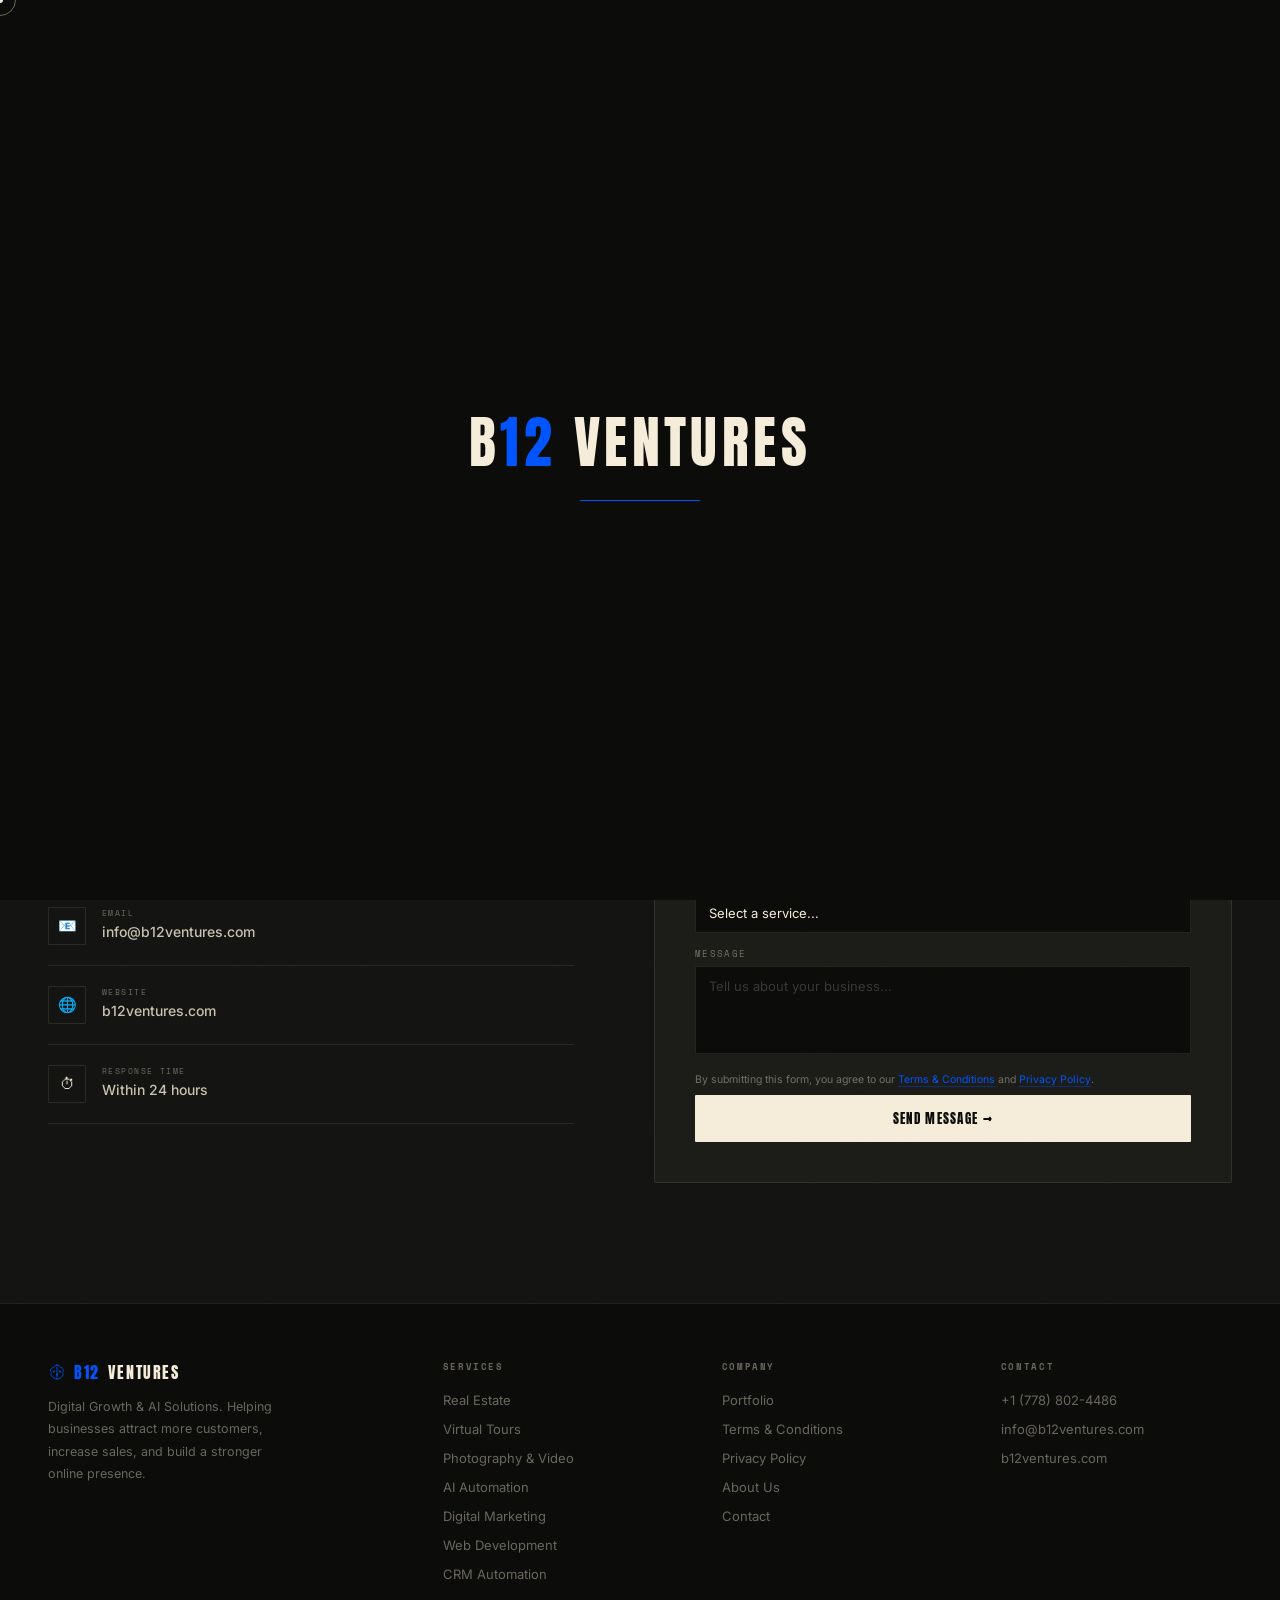
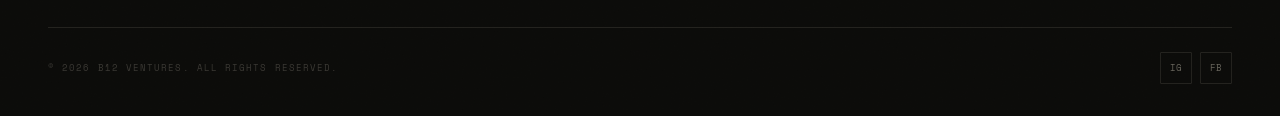
<file: contact.html>
<!DOCTYPE html>
<html lang="en" id="html-root">
<head>
<meta charset="UTF-8"/><meta name="viewport" content="width=device-width,initial-scale=1.0"/>
<!-- Meta Pixel Code -->
<script>
!function(f,b,e,v,n,t,s)
{if(f.fbq)return;n=f.fbq=function(){n.callMethod?
n.callMethod.apply(n,arguments):n.queue.push(arguments)};
if(!f._fbq)f._fbq=n;n.push=n;n.loaded=!0;n.version='2.0';
n.queue=[];t=b.createElement(e);t.async=!0;
t.src=v;s=b.getElementsByTagName(e)[0];
s.parentNode.insertBefore(t,s)}(window, document,'script',
'https://connect.facebook.net/en_US/fbevents.js');
fbq('init', '1387499166899119');
fbq('track', 'PageView');
</script>
<noscript><img height="1" width="1" style="display:none"
src="https://www.facebook.com/tr?id=1387499166899119&ev=PageView&noscript=1"
/></noscript>
<!-- End Meta Pixel Code -->
<title>Contact — B12 Ventures</title>
<meta name="description" content="Get in touch with B12 Ventures. We reply within 24 hours. Phone +1 (778) 802-4486, info@b12ventures.com."/>
<link rel="canonical" href="https://b12ventures.com/contact.html"/>
<meta property="og:type" content="website"/>
<meta property="og:site_name" content="B12 Ventures"/>
<meta property="og:title" content="Contact — B12 Ventures"/>
<meta property="og:description" content="Get in touch with B12 Ventures. We reply within 24 hours. Phone +1 (778) 802-4486, info@b12ventures.com."/>
<meta property="og:url" content="https://b12ventures.com/contact.html"/>
<meta name="twitter:card" content="summary_large_image"/>
<link rel="preconnect" href="https://fonts.googleapis.com"/>
<link rel="preconnect" href="https://fonts.gstatic.com" crossorigin/>
<link href="https://fonts.googleapis.com/css2?family=Anton&family=Inter:wght@300;400;500;600&family=Space+Mono:ital,wght@0,400;0,700&display=swap" rel="stylesheet"/>
<link rel="stylesheet" href="styles.css"/>
</head>
<body>
<div id="grain" aria-hidden="true"></div>
<div id="cur-dot" aria-hidden="true"></div>
<div id="cur-ring" aria-hidden="true"></div>

<!-- LOADER -->
<div id="loader">
  <div class="ld-logo">B<span>12</span> VENTURES</div>
  <div class="ld-bar"></div>
</div>

<div id="fullmenu" role="dialog" aria-hidden="true">
  <nav class="fm-inner">
    <a class="fm-link" href="index.html"><span data-i18n="nav_home">Home</span></a>
    <a class="fm-link" href="services.html"><span data-i18n="nav_services">Services</span></a>
    <a class="fm-link" href="realestate.html"><span data-i18n="nav_re">Real Estate</span></a>
    <a class="fm-link" href="about.html"><span data-i18n="nav_about">About</span></a>
    <a class="fm-link" href="portfolio.html"><span data-i18n="nav_work">Portfolio</span></a>
    <a class="fm-link" href="pricing.html"><span data-i18n="nav_pricing">Pricing</span></a>
    <a class="fm-link" href="contact.html"><span style="color:var(--blue)" data-i18n="nav_contact">Contact</span></a>
  </nav>
</div>

<nav id="nav">
  <a href="index.html" class="nav-logo"><span class="nav-logo-b">B12</span>&nbsp;VENTURES</a>
  <div class="nav-links" aria-label="Primary">
    <a class="nav-link" href="services.html" data-i18n="nav_services">Services</a>
    <a class="nav-link" href="realestate.html" data-i18n="nav_re">Real Estate</a>
    <a class="nav-link" href="about.html" data-i18n="nav_about">About</a>
    <a class="nav-link" href="pricing.html" data-i18n="nav_pricing">Pricing</a>
    <a class="nav-link" href="portfolio.html" data-i18n="nav_work">Portfolio</a>
    <a class="nav-link" href="contact.html" data-i18n="nav_contact">Contact</a>
  </div>
  <div class="nav-right">
    <div class="lang-sw" role="group" aria-label="Language">
      <button class="lang-btn active" data-lang="en">EN</button>
      <button class="lang-btn" data-lang="fr">FR</button>
    </div>
    <a href="pricing.html#offer" class="nav-cta" data-i18n="nav_cta">Get Started →</a>
    <button class="menu-btn" id="menu-btn" aria-expanded="false">
      <div class="menu-bars" id="menu-bars"><span></span><span></span></div>
      <span id="menu-txt" data-i18n="nav_menu">Menu</span>
    </button>
  </div>
</nav>

<header class="page-hero"><canvas class="qfield" aria-hidden="true"></canvas><div class="wrap">
  <div class="ph-kick">Get In Touch</div>
  <h1>Start Your<br/><span class="b">Growth Journey.</span></h1>
  <p class="ph-sub">Tell us about your business — we reply within 24 hours.</p>
</div></header>

<!-- CONTACT -->
<section id="contact" class="sec">
  <div class="wrap">
    <div class="ct-grid">
      <div>
        <div class="sec-lbl rv" data-i18n="lbl_contact">Get In Touch</div>
        <h2 class="st rv d1">
          <span class="sw"><span class="si" data-i18n="ct_h1">Start Your</span></span><br/>
          <span class="sw" style="color:var(--blue)"><span class="si" data-i18n="ct_h2">Growth Journey.</span></span>
        </h2>
        <div class="ci-list">
          <div class="ci rv d1"><div class="ci-ic">📞</div><div><div class="ci-lbl" data-i18n="ci_phone">Phone</div><div class="ci-val"><a href="tel:+17788024486">+1 (778) 802-4486</a></div></div></div>
          <div class="ci rv d2"><div class="ci-ic">📧</div><div><div class="ci-lbl" data-i18n="ci_email">Email</div><div class="ci-val"><a href="mailto:info@b12ventures.com">info@b12ventures.com</a></div></div></div>
          <div class="ci rv d3"><div class="ci-ic">🌐</div><div><div class="ci-lbl" data-i18n="ci_web">Website</div><div class="ci-val">b12ventures.com</div></div></div>
          <div class="ci rv d4"><div class="ci-ic">⏱</div><div><div class="ci-lbl" data-i18n="ci_resp">Response Time</div><div class="ci-val" data-i18n="ci_resp_val">Within 24 hours</div></div></div>
        </div>
      </div>
      <div class="cf rv">
        <h3 class="cf-h" data-i18n="cf_h">Send A Message</h3>
        <p class="cf-sub" data-i18n="cf_sub">Tell us about your project — we'll reply within 24 hours.</p>
        <form id="contact-form" novalidate>
          <input type="hidden" name="access_key" value="32d4e8ae-4d1f-4990-858e-dc074c55bbbe"/>
          <input type="hidden" name="subject" value="New Inquiry — B12 Ventures Website"/>
          <input type="hidden" name="from_name" value="B12 Ventures Website"/>
          <input type="checkbox" name="botcheck" style="display:none" tabindex="-1" autocomplete="off"/>
          <div class="fg-row">
            <div class="fg"><label data-i18n="cf_fn">First Name</label><input type="text" name="first_name" placeholder="John" required autocomplete="given-name"/></div>
            <div class="fg"><label data-i18n="cf_ln">Last Name</label><input type="text" name="last_name" placeholder="Smith" required autocomplete="family-name"/></div>
          </div>
          <div class="fg"><label data-i18n="cf_em">Email</label><input type="email" name="email" placeholder="john@company.com" required autocomplete="email"/></div>
          <div class="fg">
            <label data-i18n="cf_sv">Service of Interest</label>
            <select name="service"><option value="" disabled selected data-i18n="cf_sv_ph">Select a service...</option>
              <option data-i18n="sv1">Virtual Tours &amp; immersive 3D</option>
              <option data-i18n="sv2">Photography &amp; Videography</option>
              <option data-i18n="sv3">AI Automation &amp; AI Agents</option>
              <option data-i18n="sv4">Digital Marketing &amp; Ads</option>
              <option data-i18n="sv5">Website Development</option>
              <option data-i18n="sv6">CRM &amp; Business Automation</option>
            </select>
          </div>
          <div class="fg"><label data-i18n="cf_msg">Message</label><textarea name="message" rows="4" placeholder="Tell us about your business..."></textarea></div>
          <p class="cf-legal"><span data-i18n="cf_legal">By submitting this form, you agree to our</span> <a href="terms.html" target="_blank" data-i18n="cf_legal_t">Terms &amp; Conditions</a> <span data-i18n="cf_legal_and">and</span> <a href="privacy.html" target="_blank" data-i18n="cf_legal_p">Privacy Policy</a>.</p>
          <button type="submit" class="cf-btn"><span class="cf-btn-txt" id="cf-btn-txt" data-i18n="cf_send">Send Message →</span></button>
          <p id="cf-error" style="display:none;font-size:11px;color:#ff5f56;margin-top:10px;text-align:center;font-family:var(--mono)">Something went wrong. Please try again or email us directly.</p>
        </form>
      </div>
    </div>
  </div>
</section>

<!-- FOOTER -->
<footer>
  <div class="wrap">
    <div class="ft-grid">
      <div>
        <div class="ft-wm">
          <svg width="18" height="18" viewBox="0 0 36 36" fill="none" stroke="currentColor" stroke-width="1.6" stroke-linecap="round" style="color:var(--blue)"><path d="M18 4C14.5 4 12 6.5 11 9C8.5 9 5 11 5 14.5C5 16.5 6 18 7.5 19C6.5 20 6 21.5 6 23C6 25.5 7.5 27.5 10 28C10.5 29.5 12 31 14 31.5L18 32L22 31.5C24 31 25.5 29.5 26 28C28.5 27.5 30 25.5 30 23C30 21.5 29.5 20 28.5 19C30 18 31 16.5 31 14.5C31 11 27.5 9 25 9C24 6.5 21.5 4 18 4Z"/><line x1="18" y1="8" x2="18" y2="32"/><circle cx="12" cy="17" r="1.8" fill="currentColor" stroke="none"/><circle cx="24" cy="17" r="1.8" fill="currentColor" stroke="none"/><circle cx="18" cy="23" r="1.8" fill="currentColor" stroke="none"/></svg>
          <span class="ft-acc">B12</span> VENTURES
        </div>
        <p class="ft-desc" data-i18n="ft_desc">Digital Growth &amp; AI Solutions. Helping businesses attract more customers, increase sales, and build a stronger online presence.</p>
      </div>
      <div class="ft-col"><h5 data-i18n="ft_services">Services</h5><ul>
        <li><a href="realestate.html" data-i18n="nav_re">Real Estate</a></li>
        <li><a href="services.html" data-i18n="s1_name">Virtual Tours</a></li>
        <li><a href="services.html" data-i18n="s2_name">Photography &amp; Video</a></li>
        <li><a href="services.html" data-i18n="s3_name">AI Automation</a></li>
        <li><a href="services.html" data-i18n="s4_name">Digital Marketing</a></li>
        <li><a href="services.html" data-i18n="s5_name">Web Development</a></li>
        <li><a href="services.html" data-i18n="s6_name">CRM Automation</a></li>
      </ul></div>
      <div class="ft-col"><h5 data-i18n="ft_company">Company</h5><ul>
        <li><a href="portfolio.html" data-i18n="nav_work">Portfolio</a></li>
        <li><a href="terms.html" data-i18n="ft_terms">Terms &amp; Conditions</a></li>
        <li><a href="privacy.html" data-i18n="ft_privacy">Privacy Policy</a></li>
        <li><a href="about.html" data-i18n="nav_about">About Us</a></li>
        <li><a href="contact.html" data-i18n="nav_contact">Contact</a></li>
      </ul></div>
      <div class="ft-col"><h5 data-i18n="ft_contact">Contact</h5><ul>
        <li><a href="tel:+17788024486">+1 (778) 802-4486</a></li>
        <li><a href="mailto:info@b12ventures.com">info@b12ventures.com</a></li>
        <li><a href="#">b12ventures.com</a></li>
      </ul></div>
    </div>
    <div class="ft-bot">
      <span class="ft-copy">© 2025 B12 Ventures. All rights reserved.</span>
      <div class="ft-soc">
        <a class="soc" href="https://www.instagram.com/b12_ventures" target="_blank" rel="noopener" aria-label="Instagram">IG</a>
        <a class="soc" href="https://www.facebook.com/share/1BkzSPRauB/" target="_blank" rel="noopener" aria-label="Facebook">FB</a>
      </div>
    </div>
  </div>
</footer>

<script src="app.js"></script>
<script src="https://widgets.leadconnectorhq.com/loader.js" data-resources-url="https://widgets.leadconnectorhq.com/chat-widget/loader.js" data-widget-id="6a6429a8b92307bb1e543893" data-source="WEB_USER"></script>
</body>
</html>
</file>
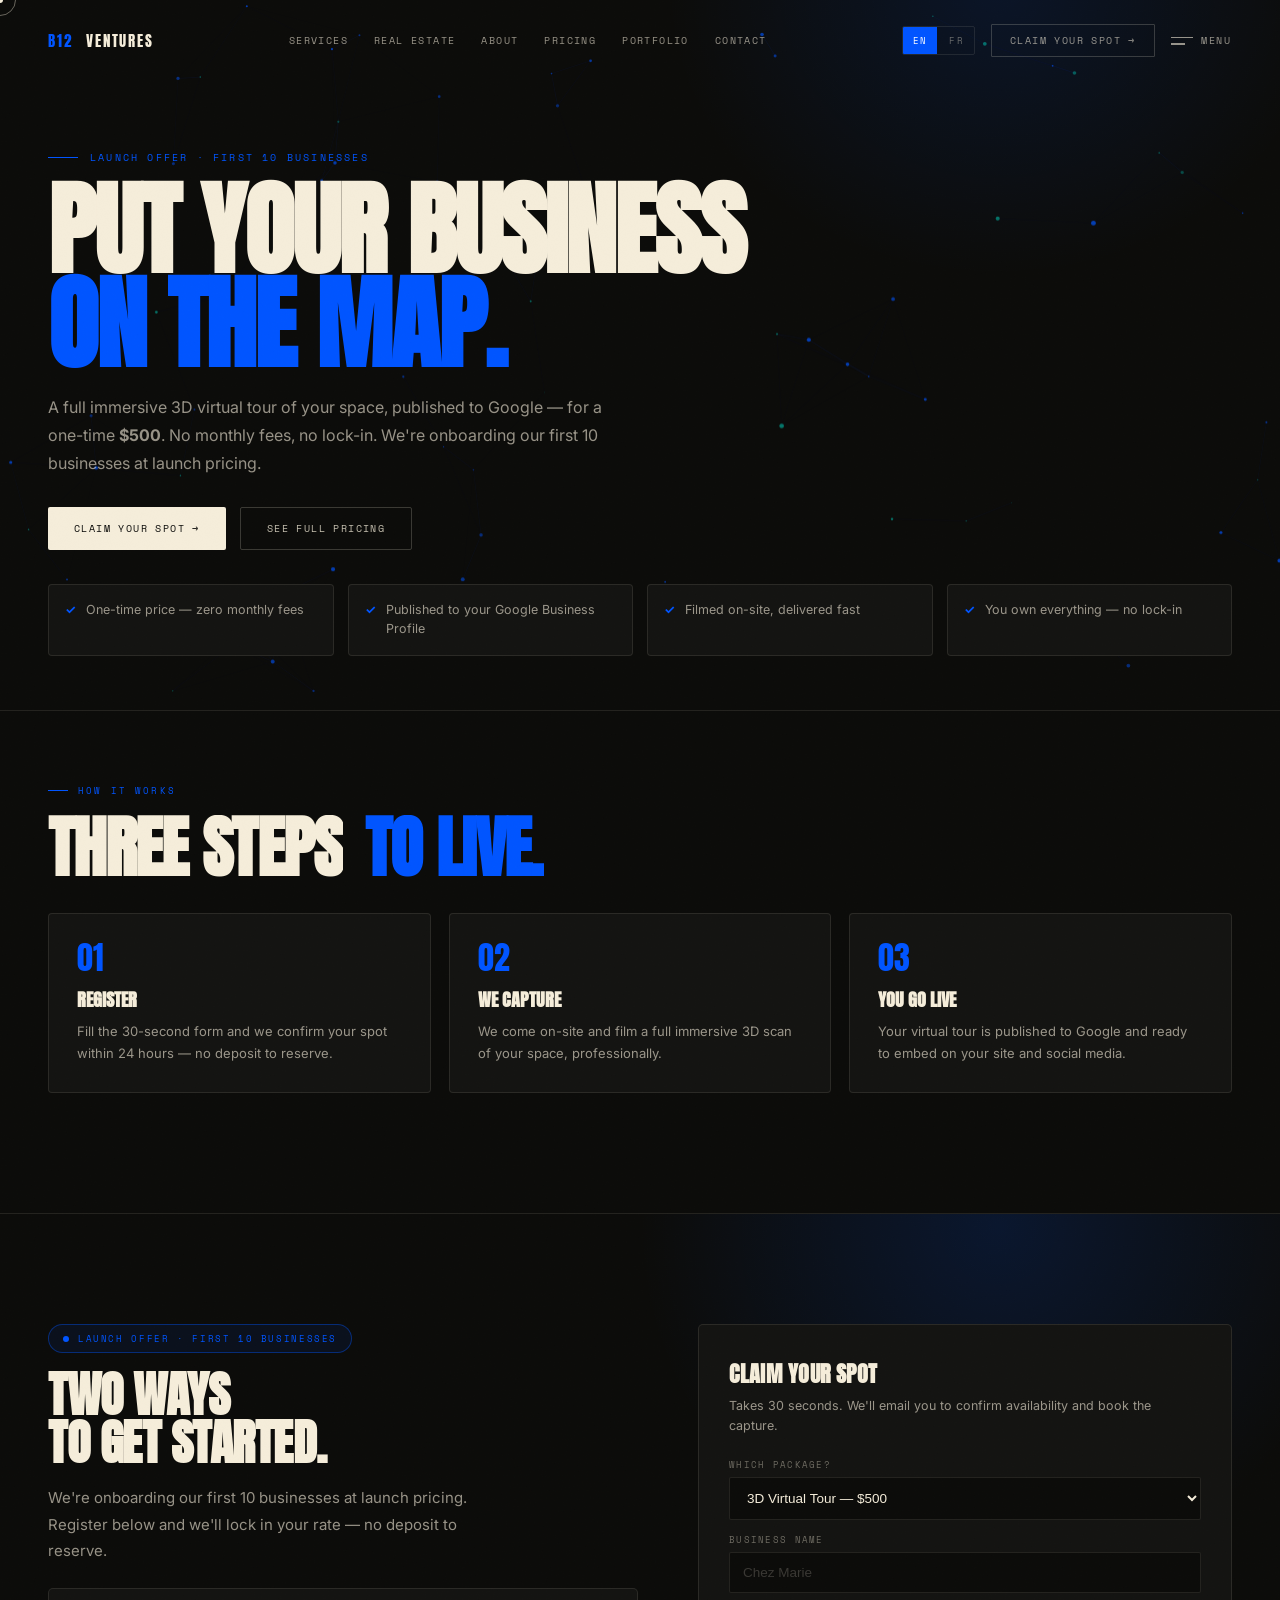
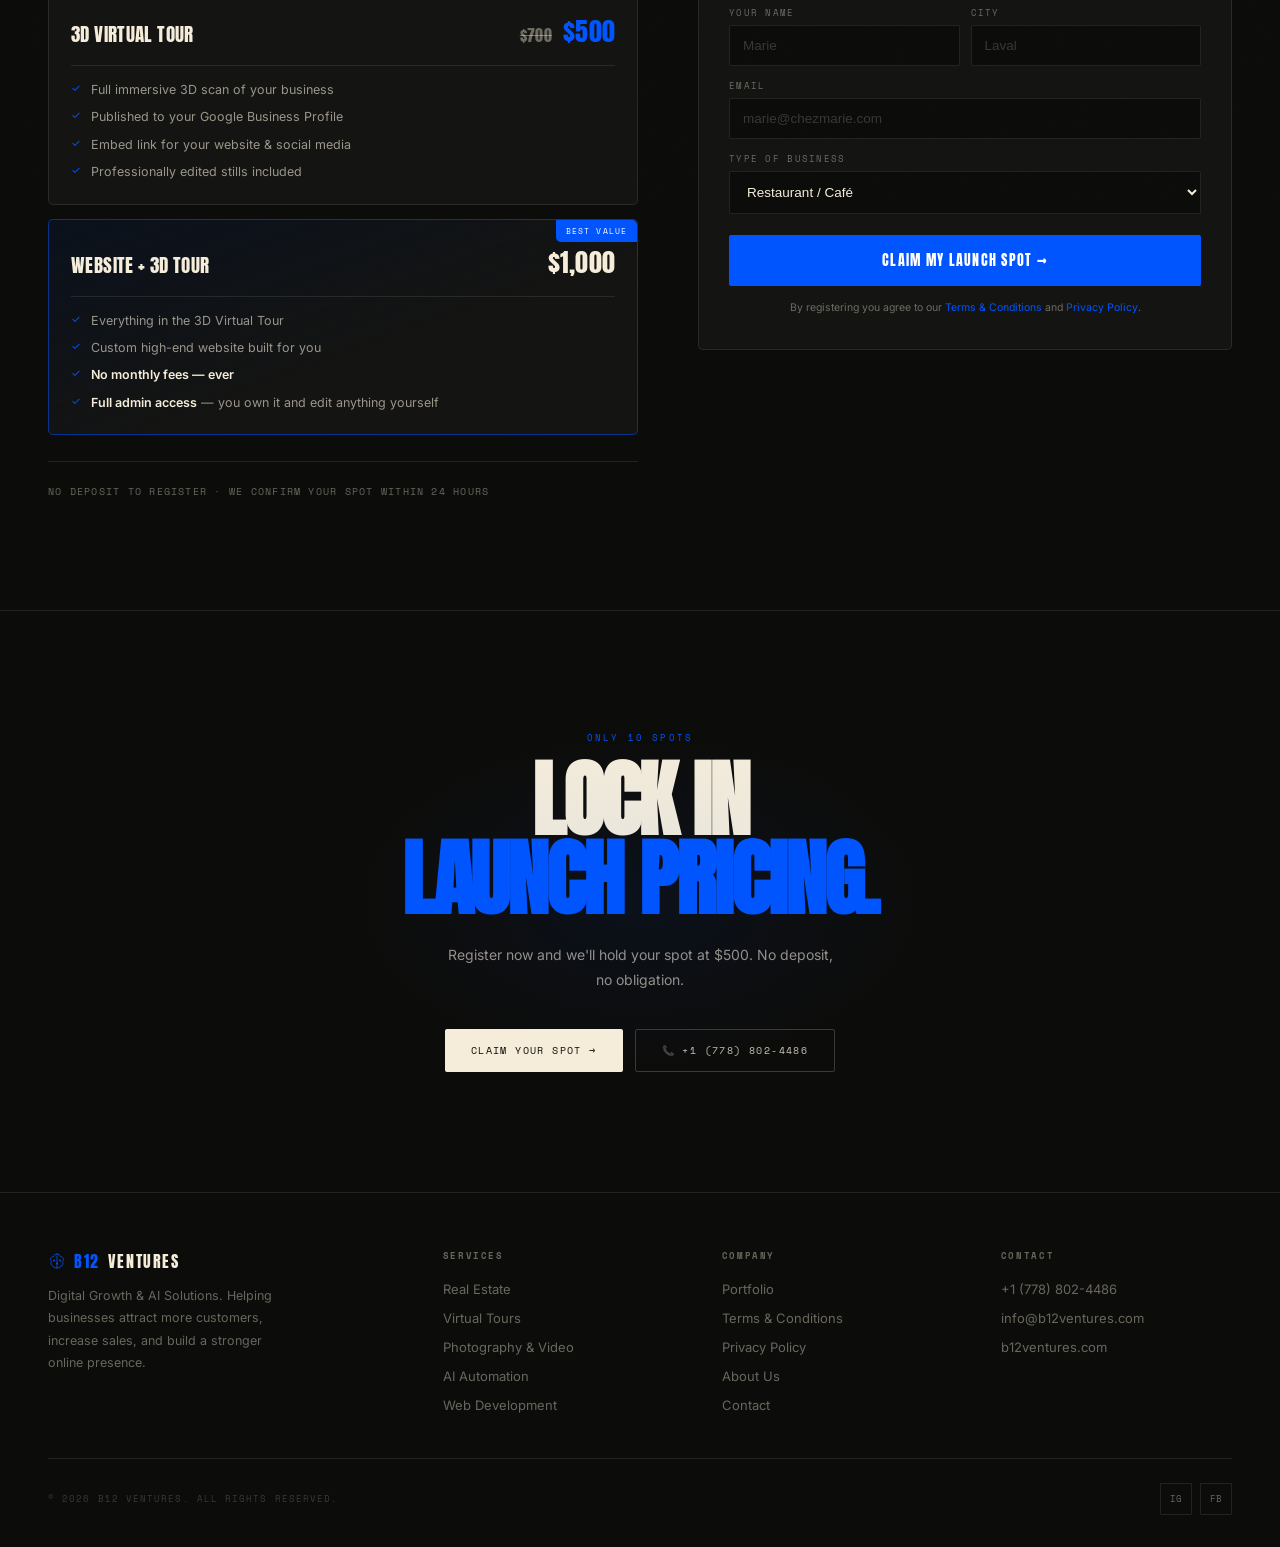
<file: offer.html>
<!DOCTYPE html>
<html lang="en" id="html-root">
<head>
<meta charset="UTF-8"/><meta name="viewport" content="width=device-width,initial-scale=1.0"/>
<!-- Meta Pixel Code -->
<script>
!function(f,b,e,v,n,t,s)
{if(f.fbq)return;n=f.fbq=function(){n.callMethod?
n.callMethod.apply(n,arguments):n.queue.push(arguments)};
if(!f._fbq)f._fbq=n;n.push=n;n.loaded=!0;n.version='2.0';
n.queue=[];t=b.createElement(e);t.async=!0;
t.src=v;s=b.getElementsByTagName(e)[0];
s.parentNode.insertBefore(t,s)}(window, document,'script',
'https://connect.facebook.net/en_US/fbevents.js');
fbq('init', '1387499166899119');
fbq('track', 'PageView');
</script>
<noscript><img height="1" width="1" style="display:none"
src="https://www.facebook.com/tr?id=1387499166899119&ev=PageView&noscript=1"
/></noscript>
<!-- End Meta Pixel Code -->
<title>$500 Launch Offer — Immersive 3D Virtual Tour | B12 Ventures</title>
<meta name="description" content="Get a full immersive 3D virtual tour of your business published to Google for a one-time $500. First 10 businesses only. No monthly fees, no lock-in."/>
<link rel="canonical" href="https://b12ventures.com/offer.html"/>
<meta property="og:type" content="website"/>
<meta property="og:site_name" content="B12 Ventures"/>
<meta property="og:title" content="$500 Launch Offer — Immersive 3D Virtual Tour"/>
<meta property="og:description" content="A full immersive 3D virtual tour of your business, published to Google — one-time $500. First 10 businesses only."/>
<meta property="og:url" content="https://b12ventures.com/offer.html"/>
<meta name="twitter:card" content="summary_large_image"/>
<link rel="preconnect" href="https://fonts.googleapis.com"/>
<link rel="preconnect" href="https://fonts.gstatic.com" crossorigin/>
<link href="https://fonts.googleapis.com/css2?family=Anton&family=Inter:wght@300;400;500;600&family=Space+Mono:ital,wght@0,400;0,700&display=swap" rel="stylesheet"/>
<link rel="stylesheet" href="styles.css"/>
</head>
<body>
<div id="grain" aria-hidden="true"></div>
<div id="cur-dot" aria-hidden="true"></div>
<div id="cur-ring" aria-hidden="true"></div>

<!-- LOADER -->
<div id="loader">
  <div class="ld-logo">B<span>12</span> VENTURES</div>
  <div class="ld-bar"></div>
</div>

<div id="fullmenu" role="dialog" aria-hidden="true">
  <nav class="fm-inner">
    <a class="fm-link" href="index.html"><span data-i18n="nav_home">Home</span></a>
    <a class="fm-link" href="services.html"><span data-i18n="nav_services">Services</span></a>
    <a class="fm-link" href="realestate.html"><span data-i18n="nav_re">Real Estate</span></a>
    <a class="fm-link" href="about.html"><span data-i18n="nav_about">About</span></a>
    <a class="fm-link" href="portfolio.html"><span data-i18n="nav_work">Portfolio</span></a>
    <a class="fm-link" href="pricing.html"><span data-i18n="nav_pricing">Pricing</span></a>
    <a class="fm-link" href="contact.html"><span data-i18n="nav_contact">Contact</span></a>
  </nav>
</div>

<nav id="nav">
  <a href="index.html" class="nav-logo"><span class="nav-logo-b">B12</span>&nbsp;VENTURES</a>
  <div class="nav-links" aria-label="Primary">
    <a class="nav-link" href="services.html" data-i18n="nav_services">Services</a>
    <a class="nav-link" href="realestate.html" data-i18n="nav_re">Real Estate</a>
    <a class="nav-link" href="about.html" data-i18n="nav_about">About</a>
    <a class="nav-link" href="pricing.html" data-i18n="nav_pricing">Pricing</a>
    <a class="nav-link" href="portfolio.html" data-i18n="nav_work">Portfolio</a>
    <a class="nav-link" href="contact.html" data-i18n="nav_contact">Contact</a>
  </div>
  <div class="nav-right">
    <div class="lang-sw" role="group" aria-label="Language">
      <button class="lang-btn active" data-lang="en">EN</button>
      <button class="lang-btn" data-lang="fr">FR</button>
    </div>
    <a href="#offer" class="nav-cta" data-i18n="ol_cta1">Claim Your Spot →</a>
    <button class="menu-btn" id="menu-btn" aria-expanded="false">
      <div class="menu-bars" id="menu-bars"><span></span><span></span></div>
      <span id="menu-txt" data-i18n="nav_menu">Menu</span>
    </button>
  </div>
</nav>

<!-- HERO -->
<header class="page-hero"><canvas class="qfield" aria-hidden="true"></canvas><div class="wrap">
  <div class="ph-kick" data-i18n="ol_kick">Launch Offer · First 10 Businesses</div>
  <h1 data-i18n="ol_h1_html">Put Your Business<br/><span class="b">On The Map.</span></h1>
  <p class="ph-sub" data-i18n="ol_sub">A full immersive 3D virtual tour of your space, published to Google — for a one-time <strong>$500</strong>. No monthly fees, no lock-in. We're onboarding our first 10 businesses at launch pricing.</p>
  <div class="re-hero-ctas">
    <a href="#offer" class="btn btn-solid"><span data-i18n="ol_cta1">Claim Your Spot →</span></a>
    <a href="pricing.html" class="btn btn-border"><span data-i18n="ol_cta2">See Full Pricing</span></a>
  </div>
  <div class="ol-vals">
    <div class="v" data-i18n="ol_v1">One-time price — zero monthly fees</div>
    <div class="v" data-i18n="ol_v2">Published to your Google Business Profile</div>
    <div class="v" data-i18n="ol_v3">Filmed on-site, delivered fast</div>
    <div class="v" data-i18n="ol_v4">You own everything — no lock-in</div>
  </div>
</div></header>

<!-- HOW IT WORKS -->
<section class="sec" style="padding-top:64px"><div class="wrap">
  <div class="sec-lbl rv" data-i18n="ol_how_lbl">How It Works</div>
  <h2 class="st rv d1">
    <span class="sw"><span class="si" data-i18n="ol_how_h1">Three Steps</span></span>
    <span class="sw" style="color:var(--blue)"><span class="si" data-i18n="ol_how_h2">To Live.</span></span>
  </h2>
  <div class="re-why">
    <div class="w rv d1"><span class="sn">01</span><h4 data-i18n="ol_s1_h">Register</h4><p data-i18n="ol_s1_p">Fill the 30-second form and we confirm your spot within 24 hours — no deposit to reserve.</p></div>
    <div class="w rv d2"><span class="sn">02</span><h4 data-i18n="ol_s2_h">We Capture</h4><p data-i18n="ol_s2_p">We come on-site and film a full immersive 3D scan of your space, professionally.</p></div>
    <div class="w rv d3"><span class="sn">03</span><h4 data-i18n="ol_s3_h">You Go Live</h4><p data-i18n="ol_s3_p">Your virtual tour is published to Google and ready to embed on your site and social media.</p></div>
  </div>
</div></section>

<!-- LAUNCH OFFER -->
<section id="offer">
  <div class="wrap of-grid">
    <div>
      <span class="of-tag rv"><span class="of-dot"></span><span data-i18n="of_tag">Launch Offer · First 10 Businesses</span></span>
      <h2 class="of-h2 rv d1" data-i18n="of_h2">Two Ways<br/>To Get Started.</h2>
      <p class="of-sub rv d2" data-i18n="of_sub">We're onboarding our first 10 businesses at launch pricing. Register below and we'll lock in your rate — no deposit to reserve.</p>

      <div class="of-tiers rv d3">
        <div class="of-tier">
          <div class="of-tier-top">
            <span class="of-tier-name" data-i18n="of_t1_name">3D Virtual Tour</span>
            <span class="of-tier-price"><s>$700</s> <em>$500</em></span>
          </div>
          <ul>
            <li data-i18n="of_t1_f1">Full immersive 3D scan of your business</li>
            <li data-i18n="of_t1_f2">Published to your Google Business Profile</li>
            <li data-i18n="of_t1_f3">Embed link for your website &amp; social media</li>
            <li data-i18n="of_t1_f4">Professionally edited stills included</li>
          </ul>
        </div>
        <div class="of-tier feat">
          <span class="of-tier-badge" data-i18n="of_t2_badge">Best Value</span>
          <div class="of-tier-top">
            <span class="of-tier-name" data-i18n="of_t2_name">Website + 3D Tour</span>
            <span class="of-tier-price">$1,000</span>
          </div>
          <ul>
            <li data-i18n="of_t2_f1">Everything in the 3D Virtual Tour</li>
            <li data-i18n="of_t2_f2">Custom high-end website built for you</li>
            <li data-i18n="of_t2_f3"><strong>No monthly fees — ever</strong></li>
            <li data-i18n="of_t2_f4"><strong>Full admin access</strong> — you own it and edit anything yourself</li>
          </ul>
        </div>
      </div>
      <div class="of-meta rv d4" data-i18n="of_meta">No deposit to register · We confirm your spot within 24 hours</div>
    </div>

    <div class="of-card rv d2">
      <div id="of-form-wrap">
        <h3 data-i18n="of_ct">Claim Your Spot</h3>
        <p class="of-cs" data-i18n="of_cs">Takes 30 seconds. We'll email you to confirm availability and book the capture.</p>
        <form id="offer-form" novalidate>
          <input type="hidden" name="access_key" value="32d4e8ae-4d1f-4990-858e-dc074c55bbbe"/>
          <input type="hidden" name="subject" value="🎯 LAUNCH OFFER — New Registration"/>
          <input type="hidden" name="from_name" value="B12 Ventures — Launch Offer"/>
          <input type="checkbox" name="botcheck" style="display:none" tabindex="-1" autocomplete="off"/>
          <div class="of-f">
            <label data-i18n="of_pkg">Which Package?</label>
            <select name="package">
              <option data-i18n="of_pkg1">3D Virtual Tour — $500</option>
              <option data-i18n="of_pkg2">Website + 3D Tour — $1,000</option>
            </select>
          </div>
          <div class="of-f"><label data-i18n="of_biz">Business Name</label><input type="text" name="business" placeholder="Chez Marie" required/></div>
          <div class="of-row">
            <div class="of-f"><label data-i18n="of_name">Your Name</label><input type="text" name="contact_name" placeholder="Marie" required autocomplete="given-name"/></div>
            <div class="of-f"><label data-i18n="of_city">City</label><input type="text" name="city" placeholder="Laval" required/></div>
          </div>
          <div class="of-f"><label data-i18n="of_em">Email</label><input type="email" name="email" placeholder="marie@chezmarie.com" required autocomplete="email"/></div>
          <div class="of-f">
            <label data-i18n="of_type">Type of Business</label>
            <select name="business_type">
              <option data-i18n="of_t1">Restaurant / Café</option>
              <option data-i18n="of_t2">Retail / Boutique</option>
              <option data-i18n="of_t3">Salon / Barber / Spa</option>
              <option data-i18n="of_t4">Clinic / Office</option>
              <option data-i18n="of_t5">Event Venue</option>
              <option data-i18n="of_t6">Other</option>
            </select>
          </div>
          <button type="submit" class="of-btn" id="of-btn" data-i18n="of_btn">Claim My Launch Spot →</button>
          <p class="of-fine"><span data-i18n="of_fine">By registering you agree to our</span> <a href="terms.html" target="_blank" data-i18n="cf_legal_t">Terms &amp; Conditions</a> <span data-i18n="cf_legal_and">and</span> <a href="privacy.html" target="_blank" data-i18n="cf_legal_p">Privacy Policy</a>.</p>
        </form>
      </div>
      <div class="of-ok" id="of-ok">
        <div class="ok-i">🎯</div>
        <h4 data-i18n="of_ok_h">Spot Requested</h4>
        <p data-i18n="of_ok_p">We've got your details. You'll hear from us within 24 hours to confirm your spot and schedule the capture.</p>
      </div>
    </div>
  </div>
</section>

<!-- CTA -->
<section id="ctaband">
  <div class="wrap">
    <span class="cta-sup rv" data-i18n="ol_cta_sup">Only 10 Spots</span>
    <h2 class="cta-h rv d1"><span data-i18n="ol_cta_h1">Lock In</span><br/><span style="color:var(--blue)" data-i18n="ol_cta_h2">Launch Pricing.</span></h2>
    <p class="cta-sub rv d2" data-i18n="ol_cta_sub">Register now and we'll hold your spot at $500. No deposit, no obligation.</p>
    <div class="cta-btns rv d3">
      <a href="#offer" class="btn btn-solid"><span data-i18n="ol_cta1">Claim Your Spot →</span></a>
      <a href="tel:+17788024486" class="btn btn-border"><span>📞 +1 (778) 802-4486</span></a>
    </div>
  </div>
</section>

<!-- FOOTER -->
<footer>
  <div class="wrap">
    <div class="ft-grid">
      <div>
        <div class="ft-wm">
          <svg width="18" height="18" viewBox="0 0 36 36" fill="none" stroke="currentColor" stroke-width="1.6" stroke-linecap="round" style="color:var(--blue)"><path d="M18 4C14.5 4 12 6.5 11 9C8.5 9 5 11 5 14.5C5 16.5 6 18 7.5 19C6.5 20 6 21.5 6 23C6 25.5 7.5 27.5 10 28C10.5 29.5 12 31 14 31.5L18 32L22 31.5C24 31 25.5 29.5 26 28C28.5 27.5 30 25.5 30 23C30 21.5 29.5 20 28.5 19C30 18 31 16.5 31 14.5C31 11 27.5 9 25 9C24 6.5 21.5 4 18 4Z"/><line x1="18" y1="8" x2="18" y2="32"/><circle cx="12" cy="17" r="1.8" fill="currentColor" stroke="none"/><circle cx="24" cy="17" r="1.8" fill="currentColor" stroke="none"/><circle cx="18" cy="23" r="1.8" fill="currentColor" stroke="none"/></svg>
          <span class="ft-acc">B12</span> VENTURES
        </div>
        <p class="ft-desc" data-i18n="ft_desc">Digital Growth &amp; AI Solutions. Helping businesses attract more customers, increase sales, and build a stronger online presence.</p>
      </div>
      <div class="ft-col"><h5 data-i18n="ft_services">Services</h5><ul>
        <li><a href="realestate.html" data-i18n="nav_re">Real Estate</a></li>
        <li><a href="services.html" data-i18n="s1_name">Virtual Tours</a></li>
        <li><a href="services.html" data-i18n="s2_name">Photography &amp; Video</a></li>
        <li><a href="services.html" data-i18n="s3_name">AI Automation</a></li>
        <li><a href="services.html" data-i18n="s5_name">Web Development</a></li>
      </ul></div>
      <div class="ft-col"><h5 data-i18n="ft_company">Company</h5><ul>
        <li><a href="portfolio.html" data-i18n="nav_work">Portfolio</a></li>
        <li><a href="terms.html" data-i18n="ft_terms">Terms &amp; Conditions</a></li>
        <li><a href="privacy.html" data-i18n="ft_privacy">Privacy Policy</a></li>
        <li><a href="about.html" data-i18n="nav_about">About Us</a></li>
        <li><a href="contact.html" data-i18n="nav_contact">Contact</a></li>
      </ul></div>
      <div class="ft-col"><h5 data-i18n="ft_contact">Contact</h5><ul>
        <li><a href="tel:+17788024486">+1 (778) 802-4486</a></li>
        <li><a href="mailto:info@b12ventures.com">info@b12ventures.com</a></li>
        <li><a href="#">b12ventures.com</a></li>
      </ul></div>
    </div>
    <div class="ft-bot">
      <span class="ft-copy">© 2025 B12 Ventures. All rights reserved.</span>
      <div class="ft-soc">
        <a class="soc" href="https://www.instagram.com/b12_ventures" target="_blank" rel="noopener" aria-label="Instagram">IG</a>
        <a class="soc" href="https://www.facebook.com/share/1BkzSPRauB/" target="_blank" rel="noopener" aria-label="Facebook">FB</a>
      </div>
    </div>
  </div>
</footer>

<script src="app.js"></script>
<script src="https://widgets.leadconnectorhq.com/loader.js" data-resources-url="https://widgets.leadconnectorhq.com/chat-widget/loader.js" data-widget-id="6a6429a8b92307bb1e543893" data-source="WEB_USER"></script>
</body>
</html>
</file>
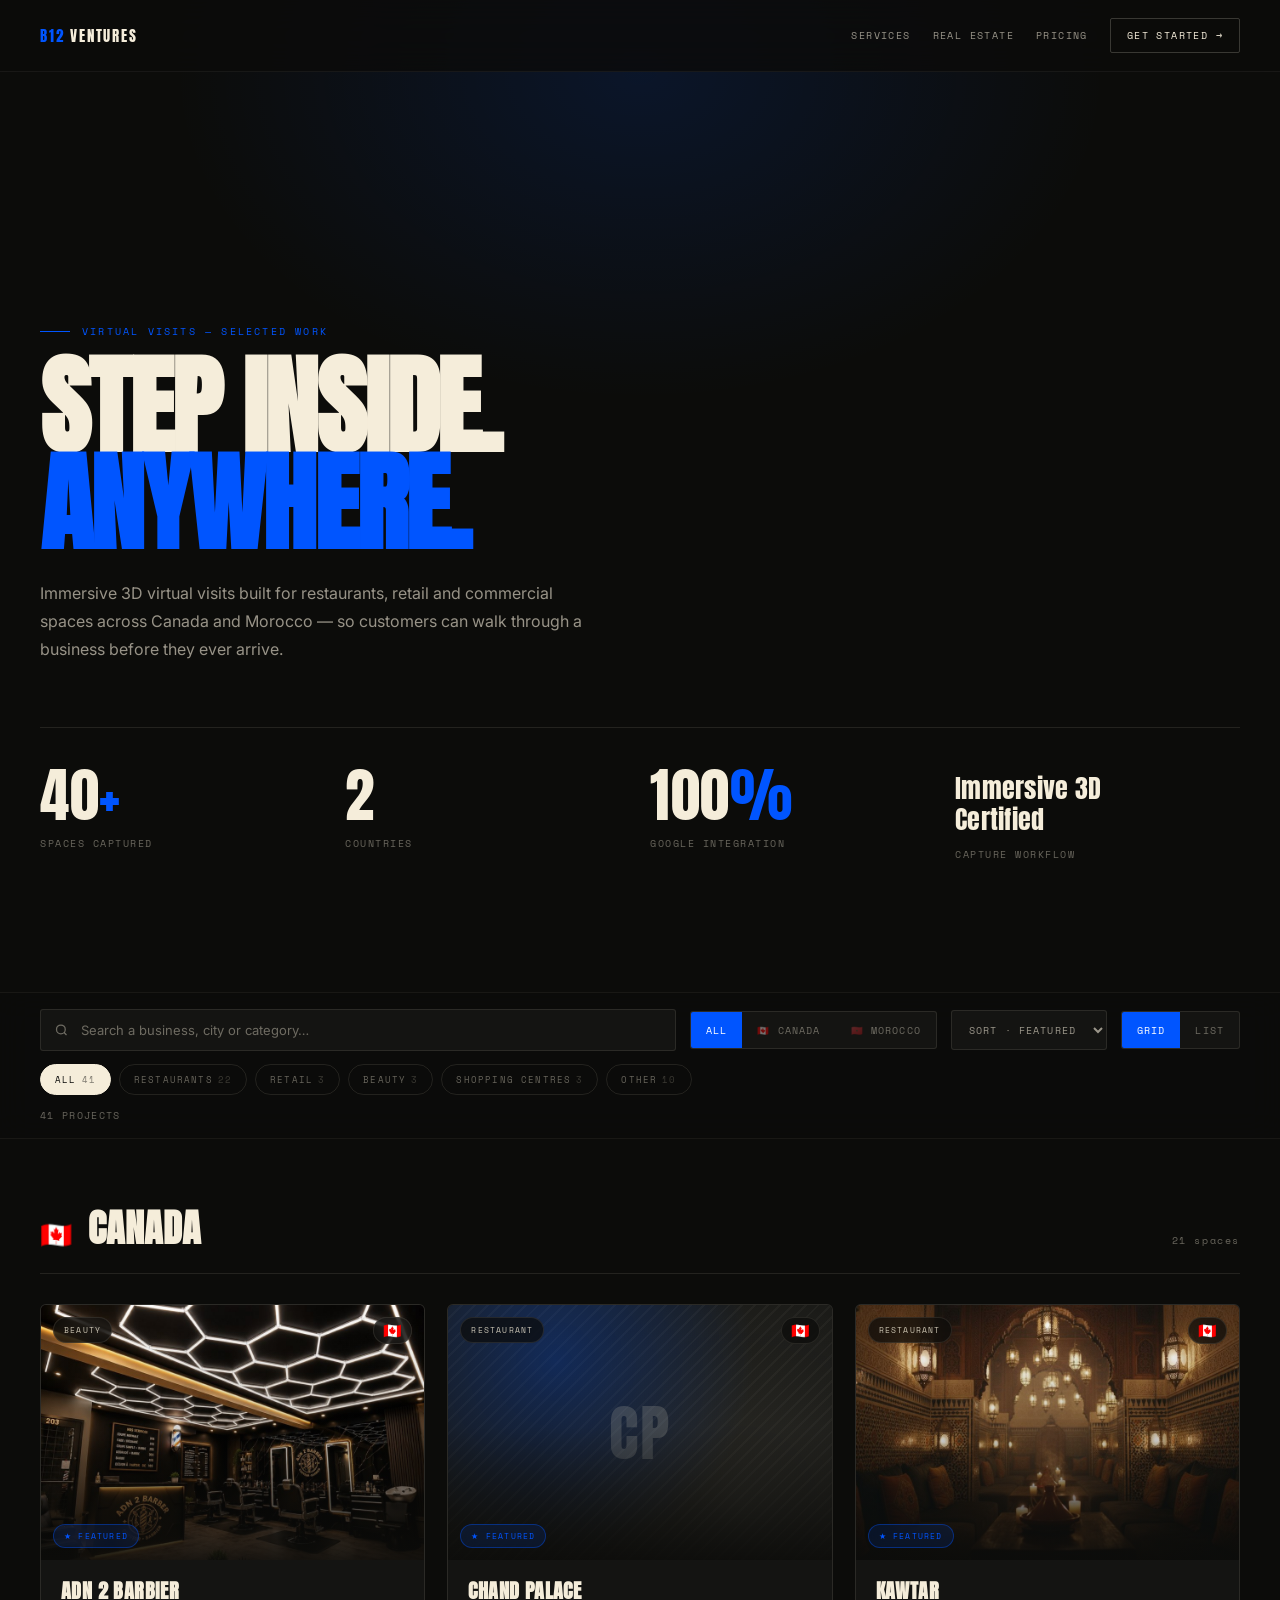
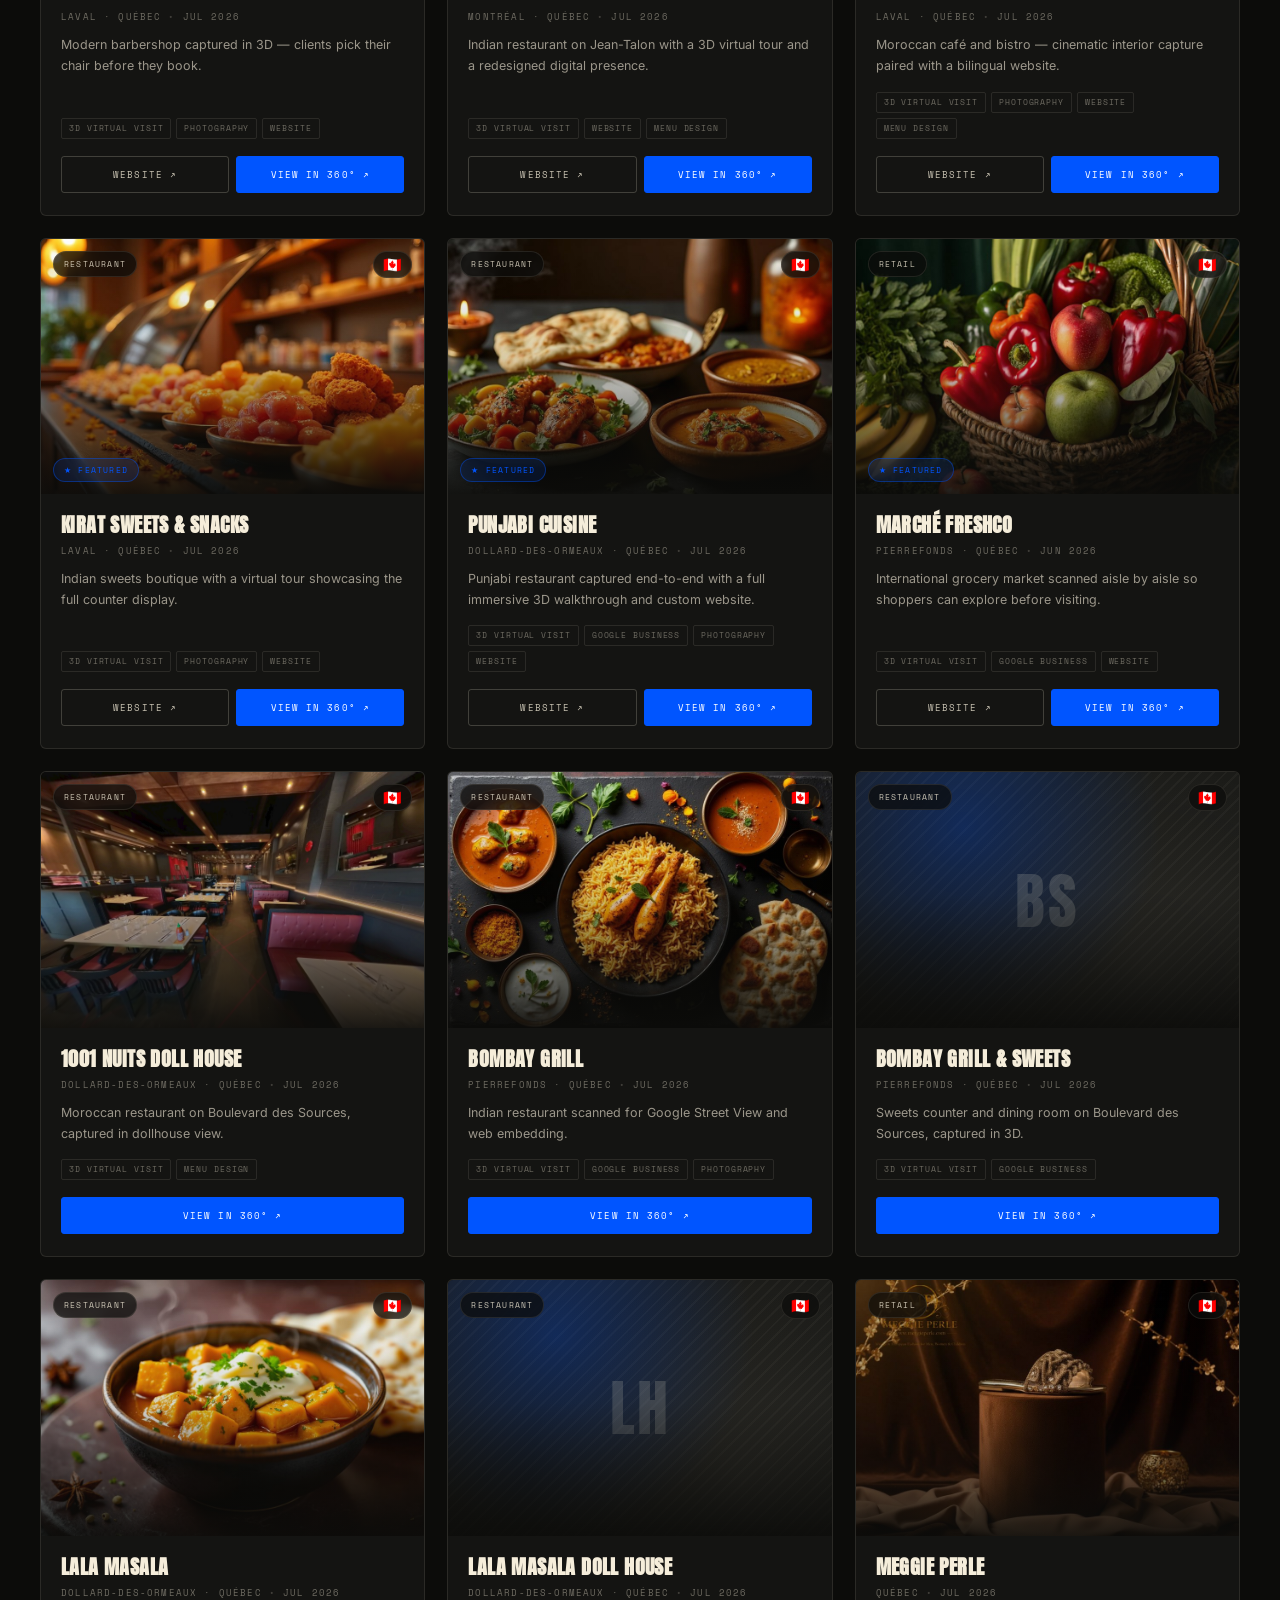
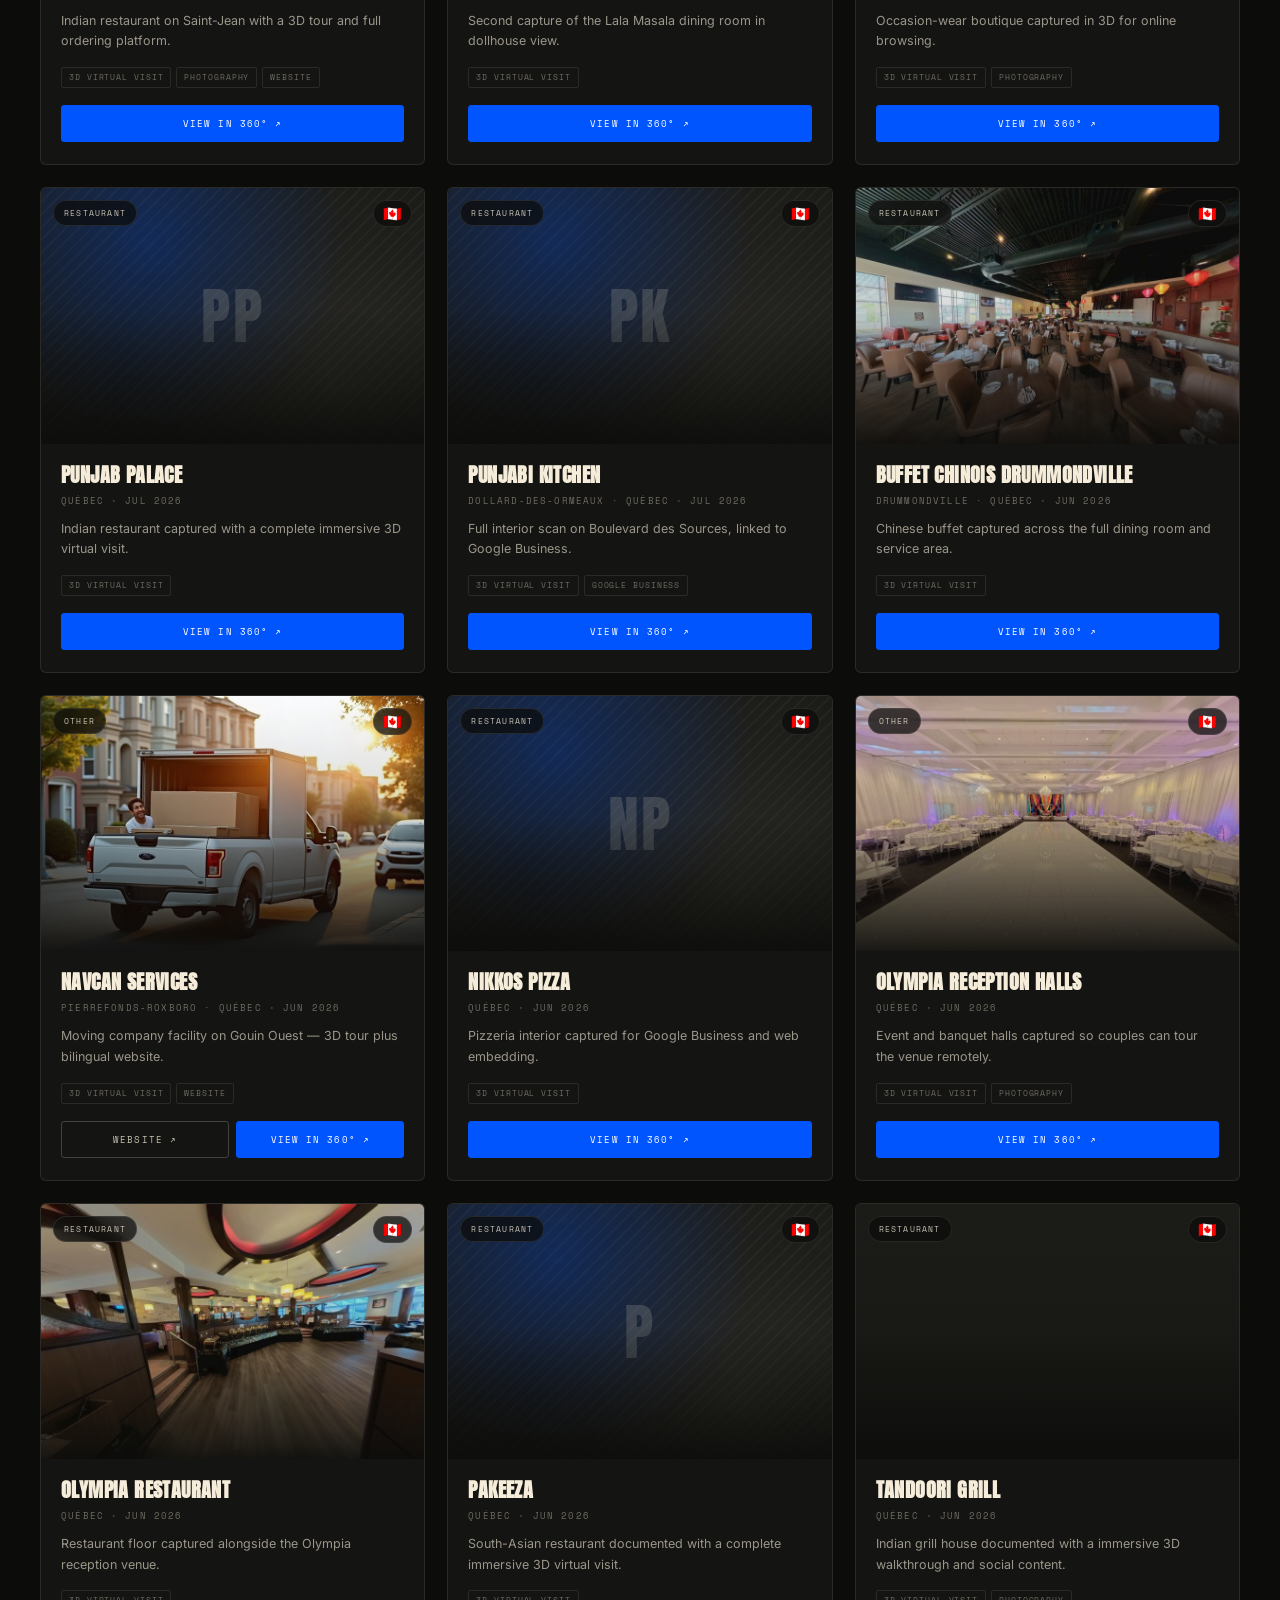
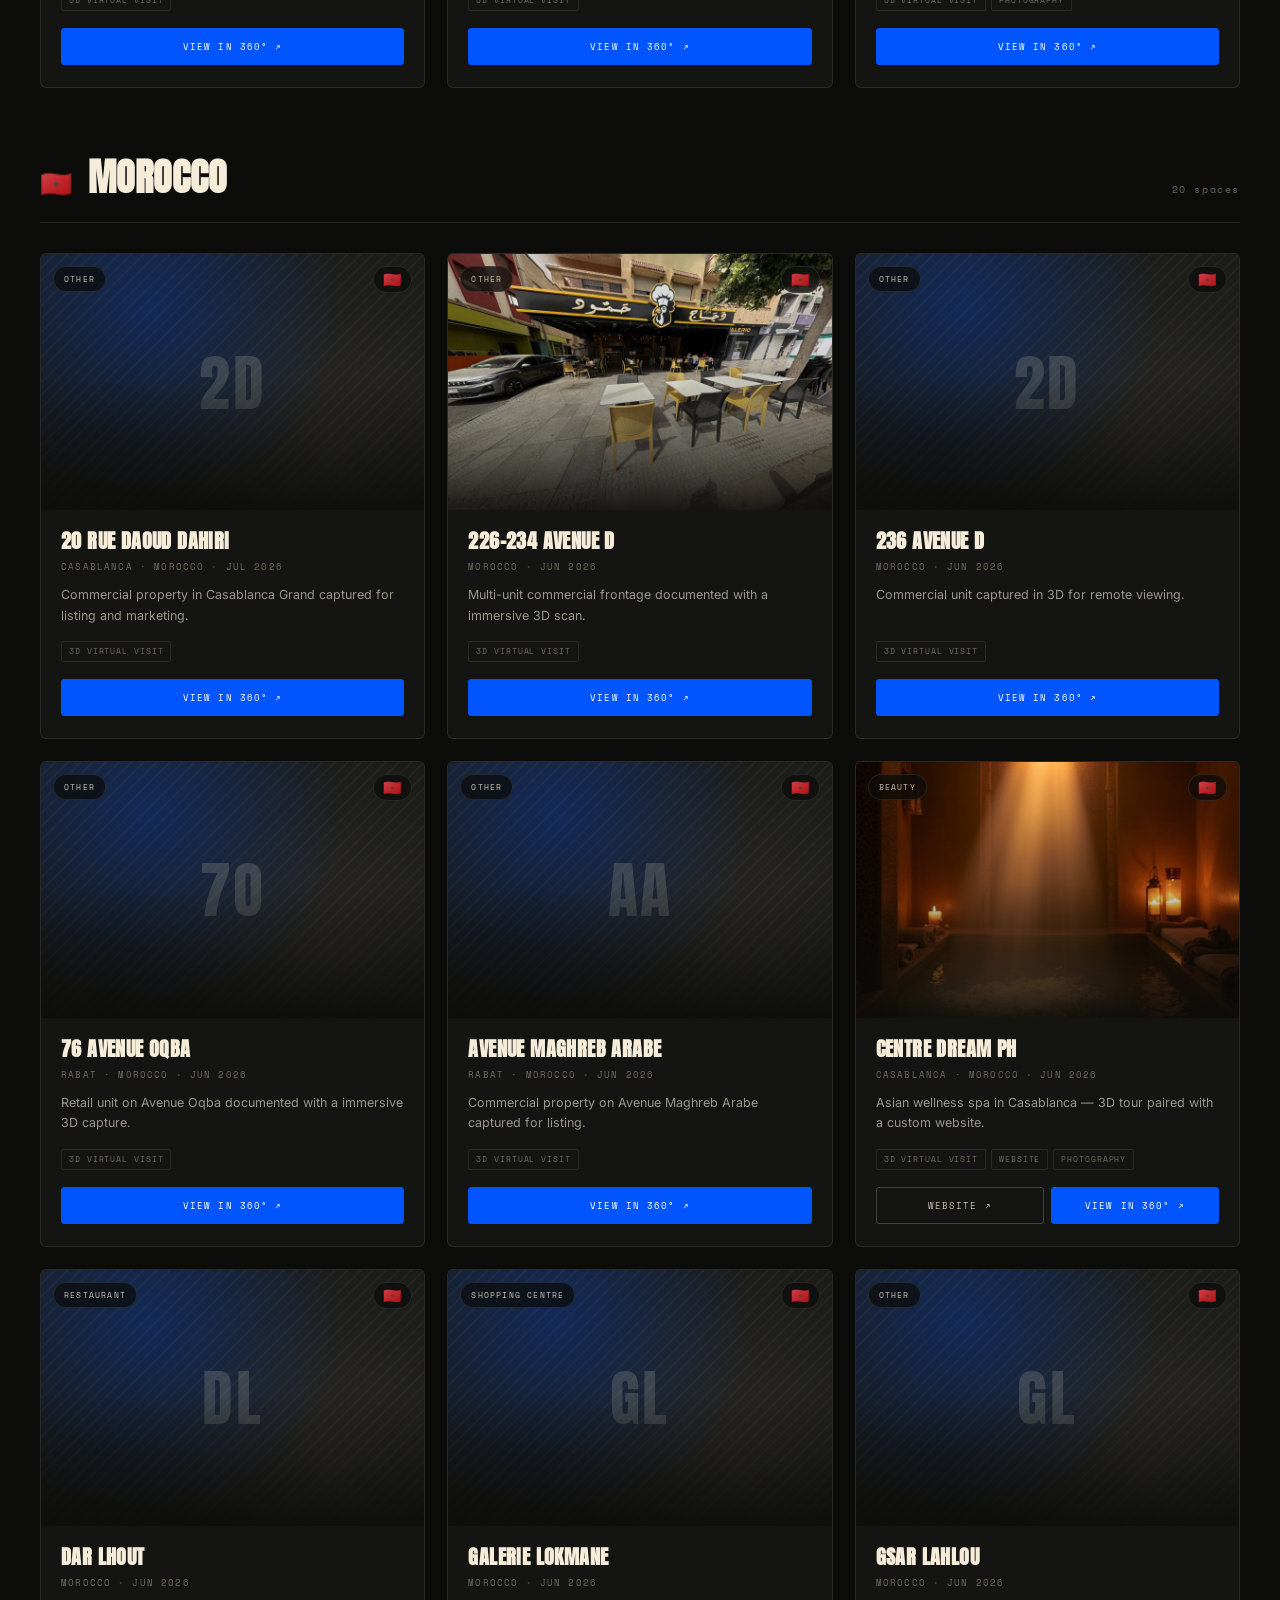
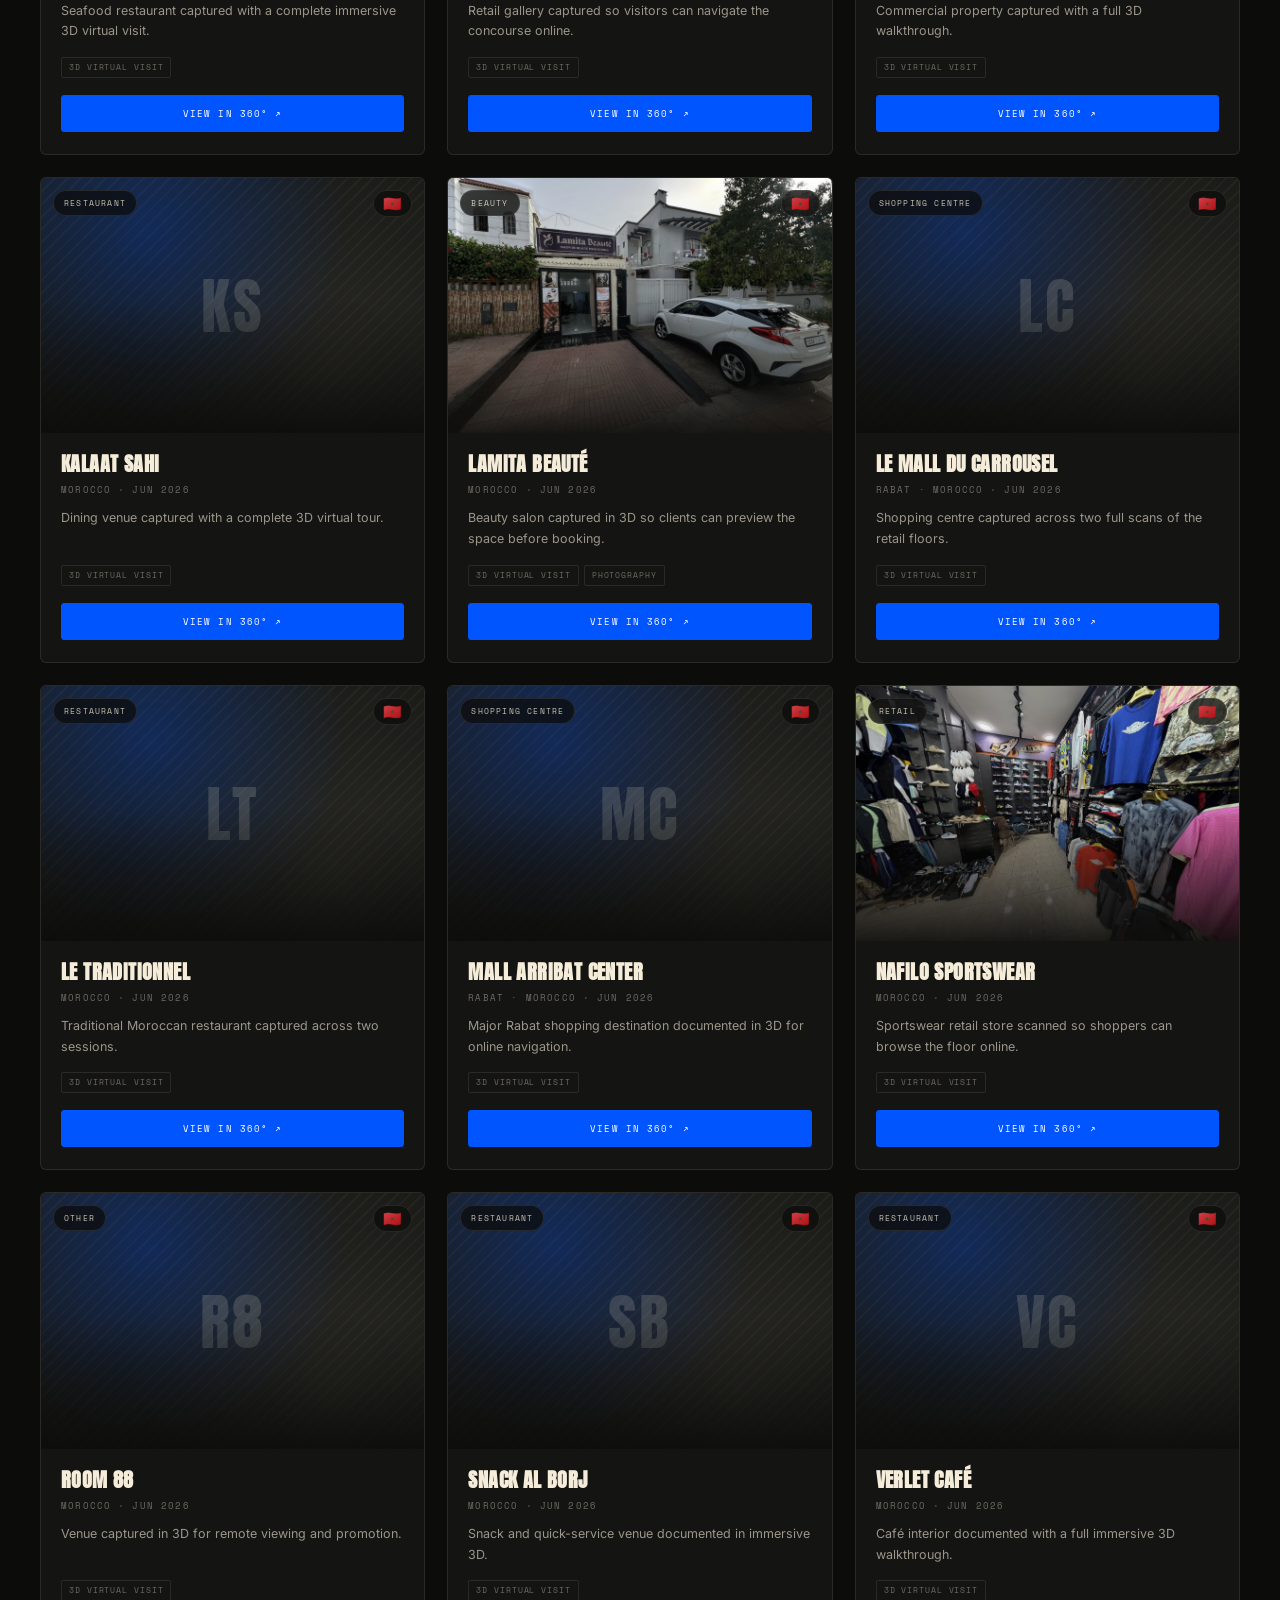
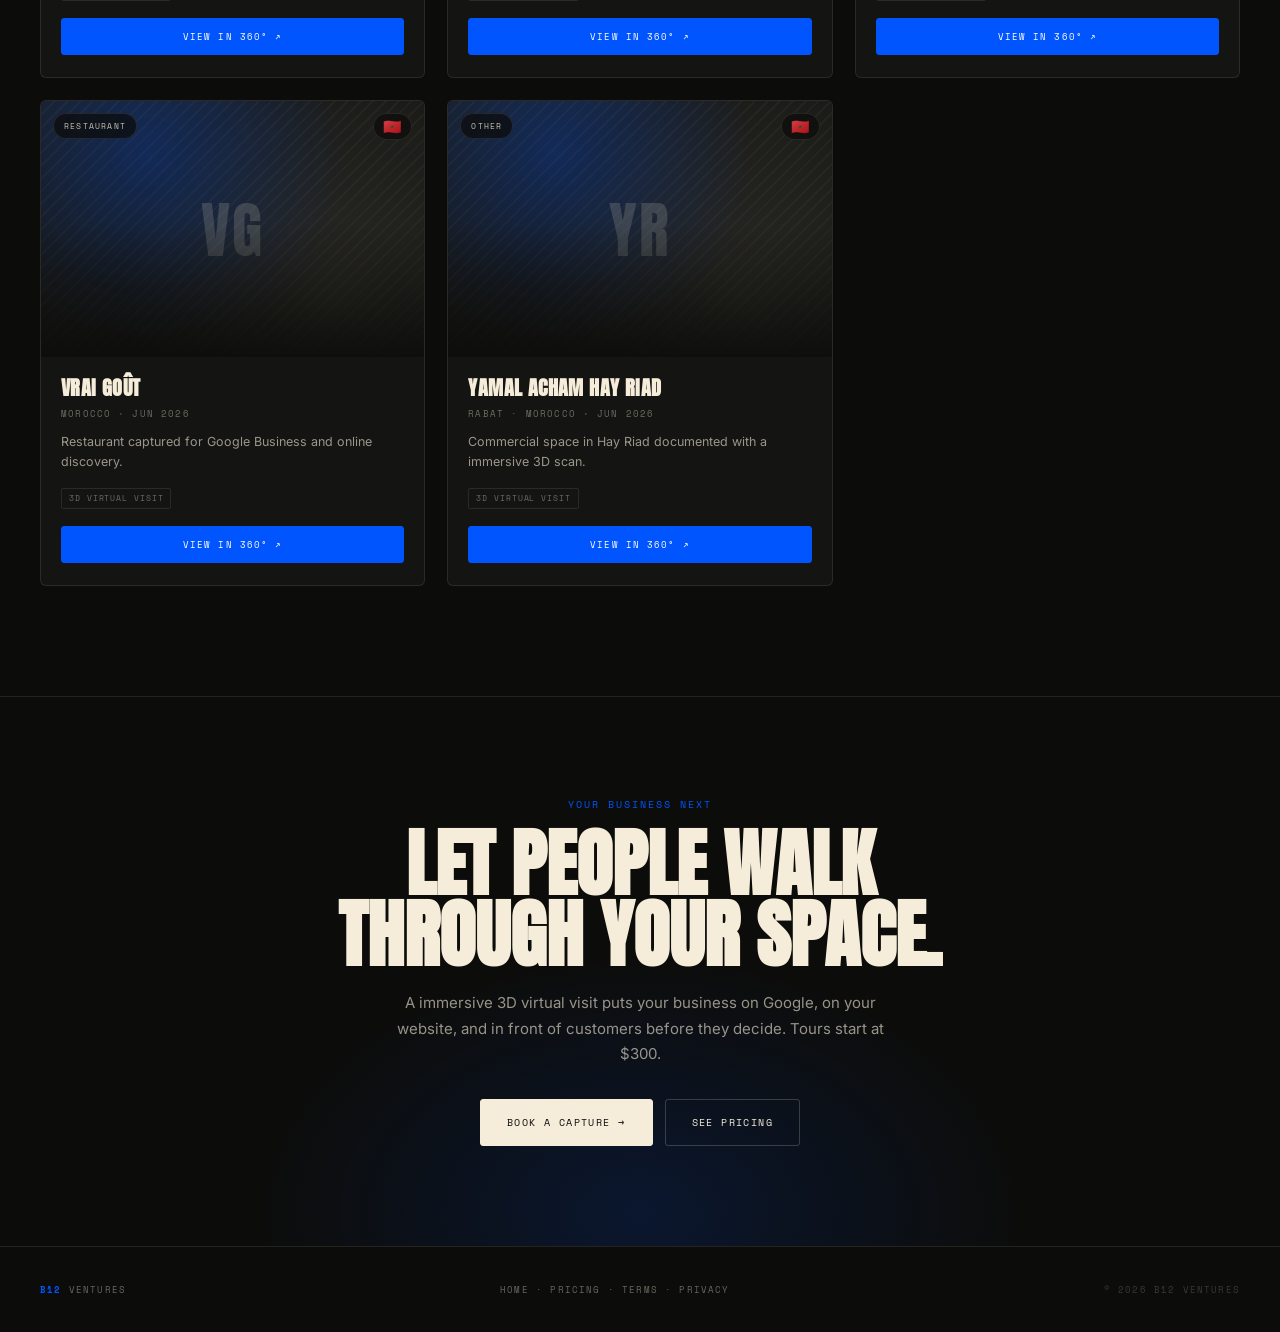
<file: portfolio.html>
<!DOCTYPE html>
<html lang="en" id="html-root">
<head>
<meta charset="UTF-8"/>
<meta name="viewport" content="width=device-width,initial-scale=1.0"/>
<!-- Meta Pixel Code -->
<script>
!function(f,b,e,v,n,t,s)
{if(f.fbq)return;n=f.fbq=function(){n.callMethod?
n.callMethod.apply(n,arguments):n.queue.push(arguments)};
if(!f._fbq)f._fbq=n;n.push=n;n.loaded=!0;n.version='2.0';
n.queue=[];t=b.createElement(e);t.async=!0;
t.src=v;s=b.getElementsByTagName(e)[0];
s.parentNode.insertBefore(t,s)}(window, document,'script',
'https://connect.facebook.net/en_US/fbevents.js');
fbq('init', '1387499166899119');
fbq('track', 'PageView');
</script>
<noscript><img height="1" width="1" style="display:none"
src="https://www.facebook.com/tr?id=1387499166899119&ev=PageView&noscript=1"
/></noscript>
<!-- End Meta Pixel Code -->
<title>Virtual Visits Portfolio | B12 Ventures</title>
<meta name="description" content="Explore premium immersive 3D Virtual Tours created by B12 Ventures across Canada and Morocco."/>
<link rel="canonical" href="https://b12ventures.com/portfolio.html"/>
<meta property="og:type" content="website"/>
<meta property="og:site_name" content="B12 Ventures"/>
<meta property="og:title" content="Virtual Visits Portfolio | B12 Ventures"/>
<meta property="og:description" content="Explore premium immersive 3D Virtual Tours created by B12 Ventures across Canada and Morocco."/>
<meta property="og:url" content="https://b12ventures.com/portfolio.html"/>
<meta property="og:image" content="https://b12ventures.com/adn2-barbier.jpg"/>
<meta name="twitter:card" content="summary_large_image"/>
<meta name="twitter:title" content="Virtual Visits Portfolio | B12 Ventures"/>
<meta name="twitter:description" content="Explore premium immersive 3D Virtual Tours created by B12 Ventures across Canada and Morocco."/>
<meta name="twitter:image" content="https://b12ventures.com/adn2-barbier.jpg"/>
<link rel="preconnect" href="https://fonts.googleapis.com"/>
<link rel="preconnect" href="https://fonts.gstatic.com" crossorigin/>
<link href="https://fonts.googleapis.com/css2?family=Anton&family=Inter:wght@300;400;500;600&family=Space+Mono:wght@400;700&display=swap" rel="stylesheet"/>
<style>
:root{
  --bg:#0c0c0a;--bg2:#141412;--bg3:#1b1b18;--cream:#f5edda;
  --c80:rgba(245,237,218,.8);--c60:rgba(245,237,218,.6);--c40:rgba(245,237,218,.4);
  --c20:rgba(245,237,218,.2);--c10:rgba(245,237,218,.1);--c06:rgba(245,237,218,.06);
  --blue:#0055ff;--blue-soft:rgba(0,85,255,.14);
  --mono:'Space Mono',monospace;--disp:'Anton',sans-serif;--body:'Inter',sans-serif;
  --ease:cubic-bezier(.16,1,.3,1);
}
*,*::before,*::after{box-sizing:border-box;margin:0;padding:0}
html{scroll-behavior:smooth;scrollbar-width:thin;scrollbar-color:var(--c20) transparent}
body{font-family:var(--body);background:var(--bg);color:var(--cream);-webkit-font-smoothing:antialiased;overflow-x:hidden}
a{color:inherit;text-decoration:none}
button,input,select{font-family:inherit;color:inherit;border:none;background:none;outline:none}
button{cursor:pointer}
img{display:block;max-width:100%}
.wrap{max-width:1340px;margin:0 auto;padding:0 40px}

/* NAV */
#nav{position:fixed;top:0;left:0;right:0;z-index:1000;display:flex;align-items:center;justify-content:space-between;padding:18px 40px;background:rgba(12,12,10,.82);backdrop-filter:blur(18px);border-bottom:1px solid var(--c06)}
.nav-logo{font-family:var(--disp);font-size:15px;letter-spacing:.12em}
.nav-logo b{color:var(--blue);font-weight:400}
.nav-act{display:flex;align-items:center;gap:22px}
.nav-l{font-family:var(--mono);font-size:10px;letter-spacing:.14em;text-transform:uppercase;color:var(--c60);transition:color .3s}
.nav-l:hover{color:var(--cream)}
.nav-cta{font-family:var(--mono);font-size:10px;letter-spacing:.14em;text-transform:uppercase;border:1px solid var(--c20);padding:9px 16px;border-radius:2px;transition:all .3s}
.nav-cta:hover{background:var(--cream);color:var(--bg);border-color:var(--cream)}

/* HERO */
#top{position:relative;padding:170px 0 60px;overflow:hidden}
#top::before{content:'';position:absolute;top:-30%;left:50%;transform:translateX(-50%);width:1000px;height:700px;background:radial-gradient(ellipse,rgba(0,85,255,.13),transparent 66%);pointer-events:none}
.kick{position:relative;font-family:var(--mono);font-size:10px;letter-spacing:.22em;text-transform:uppercase;color:var(--blue);display:flex;align-items:center;gap:12px;margin-bottom:20px}
.kick::before{content:'';width:30px;height:1px;background:var(--blue)}
h1{position:relative;font-family:var(--disp);font-size:clamp(46px,8.4vw,124px);line-height:.9;letter-spacing:-.02em;text-transform:uppercase}
h1 .b{color:var(--blue)}
.lede{position:relative;font-size:16px;line-height:1.75;color:var(--c60);max-width:560px;margin-top:26px}

/* STATS */
.stats{position:relative;display:grid;grid-template-columns:repeat(4,1fr);gap:20px;margin-top:64px;padding-top:38px;border-top:1px solid var(--c10)}
.stat .n{font-family:var(--disp);font-size:clamp(34px,4.6vw,60px);line-height:1;letter-spacing:.01em}
.stat .n em{font-style:normal;color:var(--blue)}
.stat .l{font-family:var(--mono);font-size:9.5px;letter-spacing:.16em;text-transform:uppercase;color:var(--c40);margin-top:12px;line-height:1.5}

/* CONTROLS */
#ctl{position:sticky;top:55px;z-index:900;background:rgba(12,12,10,.9);backdrop-filter:blur(16px);border-top:1px solid var(--c06);border-bottom:1px solid var(--c06);padding:16px 0;margin-top:70px}
.ctl-row{display:flex;align-items:center;gap:14px;flex-wrap:wrap}
.search{position:relative;flex:1;min-width:220px}
.search svg{position:absolute;left:14px;top:50%;transform:translateY(-50%);color:var(--c40);pointer-events:none}
.search input{width:100%;background:var(--bg2);border:1px solid var(--c10);border-radius:3px;padding:12px 40px 12px 40px;font-size:13px;transition:border-color .3s,background .3s}
.search input::placeholder{color:var(--c40)}
.search input:focus{border-color:rgba(0,85,255,.55);background:var(--bg3)}
.clr{position:absolute;right:10px;top:50%;transform:translateY(-50%);width:22px;height:22px;border-radius:50%;color:var(--c40);display:none;align-items:center;justify-content:center;font-size:15px;line-height:1}
.clr.on{display:flex}
.clr:hover{color:var(--cream);background:var(--c10)}
.seg{display:flex;background:var(--bg2);border:1px solid var(--c10);border-radius:3px;overflow:hidden}
.seg button{font-family:var(--mono);font-size:9.5px;letter-spacing:.12em;text-transform:uppercase;padding:11px 15px;color:var(--c40);transition:all .25s;white-space:nowrap}
.seg button:hover{color:var(--c80)}
.seg button.on{background:var(--blue);color:#fff}
select.sortsel{background:var(--bg2);border:1px solid var(--c10);border-radius:3px;padding:11px 13px;font-family:var(--mono);font-size:9.5px;letter-spacing:.12em;text-transform:uppercase;color:var(--c60);cursor:pointer}
select.sortsel option{background:var(--bg2);color:var(--cream)}
.chips{display:flex;gap:8px;flex-wrap:wrap;margin-top:13px}
.chip{font-family:var(--mono);font-size:9px;letter-spacing:.13em;text-transform:uppercase;padding:8px 14px;border:1px solid var(--c10);border-radius:999px;color:var(--c40);transition:all .28s var(--ease)}
.chip:hover{color:var(--cream);border-color:var(--c40)}
.chip.on{background:var(--cream);color:var(--bg);border-color:var(--cream)}
.chip .ct{opacity:.5;margin-left:5px}
.rescount{font-family:var(--mono);font-size:9.5px;letter-spacing:.14em;text-transform:uppercase;color:var(--c40);margin-top:13px}

/* SECTIONS */
.csec{padding:60px 0 0}
.chead{display:flex;align-items:baseline;gap:16px;margin-bottom:30px;padding-bottom:16px;border-bottom:1px solid var(--c10)}
.cflag{font-size:26px;line-height:1}
.chead h2{font-family:var(--disp);font-size:clamp(24px,3vw,38px);letter-spacing:.01em;text-transform:uppercase}
.chead .cn{font-family:var(--mono);font-size:10px;letter-spacing:.16em;color:var(--c40);margin-left:auto}

/* GRID */
.grid{display:grid;grid-template-columns:repeat(3,1fr);gap:22px}
.grid.list{grid-template-columns:1fr}

/* CARD */
.card{position:relative;background:var(--bg2);border:1px solid var(--c10);border-radius:6px;overflow:hidden;display:flex;flex-direction:column;opacity:0;transform:translateY(26px);transition:opacity .7s var(--ease),transform .7s var(--ease),border-color .4s,box-shadow .4s}
.card.in{opacity:1;transform:none}
.card:hover{border-color:rgba(0,85,255,.42);box-shadow:0 20px 50px -20px rgba(0,0,0,.85),0 0 0 1px rgba(0,85,255,.12);transform:translateY(-6px)}
.thumb{position:relative;aspect-ratio:3/2;overflow:hidden;background:var(--bg3)}
.thumb img{width:100%;height:100%;object-fit:cover;transition:transform .85s var(--ease)}
.card:hover .thumb img{transform:scale(1.07)}
.thumb::after{content:'';position:absolute;inset:0;background:linear-gradient(to top,rgba(12,12,10,.92),rgba(12,12,10,.15) 52%,transparent)}
/* monogram fallback */
.mono{position:absolute;inset:0;display:flex;align-items:center;justify-content:center;font-family:var(--disp);font-size:62px;letter-spacing:.04em;color:rgba(245,237,218,.19)}
.mono::before{content:'';position:absolute;inset:0;background:
   radial-gradient(circle at 28% 22%,rgba(0,85,255,.3),transparent 58%),
   radial-gradient(circle at 76% 78%,rgba(245,237,218,.09),transparent 60%),
   repeating-linear-gradient(135deg,rgba(245,237,218,.035) 0 2px,transparent 2px 9px)}
.mono span{position:relative}
.tbadges{position:absolute;top:12px;left:12px;right:12px;display:flex;align-items:flex-start;gap:8px;z-index:3}
.cat{font-family:var(--mono);font-size:8px;letter-spacing:.15em;text-transform:uppercase;padding:6px 10px;border-radius:999px;background:rgba(12,12,10,.72);backdrop-filter:blur(10px);border:1px solid var(--c10);color:var(--c80)}
.flag{margin-left:auto;font-size:15px;line-height:1;background:rgba(12,12,10,.72);backdrop-filter:blur(10px);border:1px solid var(--c10);border-radius:999px;padding:5px 9px}
.star{position:absolute;bottom:12px;left:12px;z-index:3;font-family:var(--mono);font-size:8px;letter-spacing:.15em;text-transform:uppercase;color:var(--blue);background:rgba(0,85,255,.12);border:1px solid rgba(0,85,255,.4);padding:5px 10px;border-radius:999px;backdrop-filter:blur(8px)}
.body{padding:20px 20px 22px;display:flex;flex-direction:column;flex-grow:1}
.cname{font-family:var(--disp);font-size:20px;letter-spacing:.02em;text-transform:uppercase;line-height:1.1}
.cloc{font-family:var(--mono);font-size:9px;letter-spacing:.13em;text-transform:uppercase;color:var(--c40);margin-top:8px;display:flex;align-items:center;gap:7px;flex-wrap:wrap}
.cdesc{font-size:12.5px;line-height:1.65;color:var(--c60);margin-top:12px;flex-grow:1}
.svcs{display:flex;flex-wrap:wrap;gap:5px;margin-top:15px}
.svc{font-family:var(--mono);font-size:7.5px;letter-spacing:.12em;text-transform:uppercase;color:var(--c40);border:1px solid var(--c10);border-radius:2px;padding:4px 7px}
.acts{display:flex;gap:7px;margin-top:17px;flex-wrap:wrap}
.act{flex:1;min-width:88px;display:flex;align-items:center;justify-content:center;gap:6px;font-family:var(--mono);font-size:8.5px;letter-spacing:.13em;text-transform:uppercase;padding:11px 8px;border:1px solid var(--c20);border-radius:3px;color:var(--c80);transition:all .3s var(--ease)}
.act:hover{background:var(--cream);color:var(--bg);border-color:var(--cream)}
.act.tour{background:var(--blue);border-color:var(--blue);color:#fff}
.act.tour:hover{box-shadow:0 0 22px -4px rgba(0,85,255,.85);background:var(--blue);color:#fff;border-color:var(--blue)}
.card.pend{opacity:.62}
.card.pend:hover{opacity:1}
.soon{font-family:var(--mono);font-size:8.5px;letter-spacing:.13em;text-transform:uppercase;color:var(--c40);border:1px dashed var(--c20);border-radius:3px;padding:11px 8px;text-align:center;flex:1}

/* EMPTY */
#empty{display:none;text-align:center;padding:90px 20px}
#empty.on{display:block}
#empty .e1{font-family:var(--disp);font-size:30px;text-transform:uppercase;color:var(--c40)}
#empty .e2{font-size:13.5px;color:var(--c60);margin-top:12px}
#empty button{margin-top:22px;font-family:var(--mono);font-size:10px;letter-spacing:.14em;text-transform:uppercase;border:1px solid var(--c20);padding:11px 20px;border-radius:3px;transition:all .3s}
#empty button:hover{background:var(--cream);color:var(--bg)}

/* CTA */
#cta{margin-top:110px;padding:100px 0;border-top:1px solid var(--c10);text-align:center;position:relative;overflow:hidden}
#cta::before{content:'';position:absolute;bottom:-45%;left:50%;transform:translateX(-50%);width:840px;height:560px;background:radial-gradient(ellipse,rgba(0,85,255,.15),transparent 66%)}
#cta .k{position:relative;font-family:var(--mono);font-size:10px;letter-spacing:.2em;text-transform:uppercase;color:var(--blue)}
#cta h2{position:relative;font-family:var(--disp);font-size:clamp(34px,6vw,74px);line-height:.96;text-transform:uppercase;margin:16px 0 20px}
#cta p{position:relative;font-size:15px;color:var(--c60);max-width:490px;margin:0 auto 32px;line-height:1.7}
.cbtns{position:relative;display:flex;gap:12px;justify-content:center;flex-wrap:wrap}
.cb{font-family:var(--mono);font-size:10px;letter-spacing:.14em;text-transform:uppercase;padding:15px 26px;border-radius:3px;border:1px solid var(--c20);transition:all .3s}
.cb.solid{background:var(--cream);color:var(--bg);border-color:var(--cream)}
.cb.solid:hover{background:var(--blue);border-color:var(--blue);color:#fff}
.cb:hover{border-color:var(--cream)}

footer{border-top:1px solid var(--c10);padding:36px 0}
.fbar{display:flex;justify-content:space-between;align-items:center;gap:16px;flex-wrap:wrap}
.fl{font-family:var(--mono);font-size:9px;letter-spacing:.13em;text-transform:uppercase;color:var(--c40)}
.fl a:hover{color:var(--cream)}

@media(max-width:1080px){.grid{grid-template-columns:repeat(2,1fr)}.stats{grid-template-columns:repeat(2,1fr);gap:30px}}
@media(max-width:760px){
  .wrap{padding:0 20px}#nav{padding:14px 20px}
  .nav-act .nav-l{display:none}
  #top{padding:130px 0 40px}
  #ctl{top:52px;padding:13px 0}
  .grid{grid-template-columns:1fr;gap:18px}
  .seg button{padding:11px 12px;font-size:9px}
  .search{min-width:100%;order:-1}
  /* keep the sticky bar short: scroll the chips sideways instead of wrapping */
  .chips{flex-wrap:nowrap;overflow-x:auto;-webkit-overflow-scrolling:touch;scrollbar-width:none;margin-top:10px;padding-bottom:2px}
  .chips::-webkit-scrollbar{display:none}
  .chip{flex:0 0 auto}
  .rescount{margin-top:9px}
  #ctl{padding:11px 0}
  .act{min-width:0;font-size:8px;padding:12px 6px}
  #cta{margin-top:70px;padding:70px 0}
}
@media(prefers-reduced-motion:reduce){
  *{animation:none!important;transition-duration:.01ms!important}
  .card{opacity:1;transform:none}
}
</style>
</head>
<body>

<nav id="nav">
  <a href="index.html" class="nav-logo"><b>B12</b>&nbsp;VENTURES</a>
  <div class="nav-act">
    <a class="nav-l" href="services.html">Services</a>
    <a class="nav-l" href="realestate.html">Real Estate</a>
    <a class="nav-l" href="pricing.html">Pricing</a>
    <a class="nav-cta" href="contact.html">Get Started →</a>
  </div>
</nav>

<header id="top"><canvas class="qfield" aria-hidden="true"></canvas>
  <div class="wrap">
    <div class="kick">Virtual Visits — Selected Work</div>
    <h1>Step Inside.<br/><span class="b">Anywhere.</span></h1>
    <p class="lede">Immersive 3D virtual visits built for restaurants, retail and commercial spaces across Canada and Morocco — so customers can walk through a business before they ever arrive.</p>

    <div class="stats" id="stats">
      <div class="stat"><div class="n" data-count="40">0<em>+</em></div><div class="l">Spaces Captured</div></div>
      <div class="stat"><div class="n" data-count="2">0</div><div class="l">Countries</div></div>
      <div class="stat"><div class="n" data-count="100">0<em>%</em></div><div class="l">Google Integration</div></div>
      <div class="stat"><div class="n" style="font-size:clamp(18px,2vw,26px);line-height:1.25;padding-top:6px">Immersive 3D<br/>Certified</div><div class="l">Capture Workflow</div></div>
    </div>
  </div>
</header>

<div id="ctl">
  <div class="wrap">
    <div class="ctl-row">
      <div class="search">
        <svg width="15" height="15" viewBox="0 0 24 24" fill="none" stroke="currentColor" stroke-width="2"><circle cx="11" cy="11" r="7"/><path d="M20 20l-3.5-3.5"/></svg>
        <input id="q" type="search" placeholder="Search a business, city or category…" autocomplete="off" aria-label="Search projects"/>
        <button class="clr" id="clr" aria-label="Clear search">×</button>
      </div>
      <div class="seg" id="countries" role="group" aria-label="Country"></div>
      <select class="sortsel" id="sort" aria-label="Sort">
        <option value="featured">Sort · Featured</option>
        <option value="newest">Sort · Newest</option>
        <option value="oldest">Sort · Oldest</option>
        <option value="az">Sort · A–Z</option>
      </select>
      <div class="seg" id="view" role="group" aria-label="Layout">
        <button data-view="grid" class="on" aria-label="Grid view">Grid</button>
        <button data-view="list" aria-label="List view">List</button>
      </div>
    </div>
    <div class="chips" id="cats"></div>
    <div class="rescount" id="rescount"></div>
  </div>
</div>

<main class="wrap" id="results"></main>

<div id="empty">
  <div class="e1">No matches</div>
  <div class="e2">No projects fit those filters yet. Try a different search or category.</div>
  <button onclick="resetAll()">Reset filters</button>
</div>

<section id="cta">
  <div class="wrap">
    <div class="k">Your Business Next</div>
    <h2>Let People Walk<br/>Through Your Space.</h2>
    <p>A immersive 3D virtual visit puts your business on Google, on your website, and in front of customers before they decide. Tours start at $300.</p>
    <div class="cbtns">
      <a href="contact.html" class="cb solid">Book a Capture →</a>
      <a href="pricing.html" class="cb">See Pricing</a>
    </div>
  </div>
</section>

<footer>
  <div class="wrap fbar">
    <span class="fl"><b style="color:var(--blue)">B12</b> VENTURES</span>
    <span class="fl"><a href="index.html">Home</a> · <a href="pricing.html">Pricing</a> · <a href="terms.html">Terms</a> · <a href="privacy.html">Privacy</a></span>
    <span class="fl" style="color:var(--c20)">© 2026 B12 Ventures</span>
  </div>
</footer>

<script>
/* ══════════════════════════════════════════════════════════════
   PROJECT DATA — the only thing you ever edit.
   To add a client: copy one { } block, change the values, save.
   Empty "website" / "google" / "immersive 3D" simply hide that button.
   ══════════════════════════════════════════════════════════════ */
var PROJECTS = [
/* ---------- CANADA ---------- */
{id:1,name:"Punjabi Cuisine",country:"Canada",province:"Québec",city:"Dollard-des-Ormeaux",category:"Restaurant",description:"Punjabi restaurant captured end-to-end with a full immersive 3D walkthrough and custom website.",website:"https://punjabicuisine.ca",google:"https://www.google.com/maps/place/Restaurant+Punjabi+Kitchen+%26+Banquet+Hall/@45.5047193,-73.817535,3a,75y,180h,100t/data=!3m8!1e1!3m6!1sCIABIhBWhCP8rCx9nQaXEd3uUQaf!2e10!3e11!6shttps:%2F%2Flh3.googleusercontent.com%2Fgpms-cs-s%2FAFP8RcMxUU49uOIVuk8N_0zXraDy35oJRHUIPICjjnYdLiIJ1G-LqQ4jODiA12-3vlytgRr0DuI5yOg6GhZpm1fxtZOWTsmLGnZis6PLEp2AUQVlYc9lnGpJAY0tWEOAdvCZCwTnxKJXvDSsgjL1%3Dw900-h600-k-no-pi-10-ya340.5172576904297-ro0-fo100!7i8192!8i4096!4m13!1m2!2m1!1sPunjabi+Cuisine+Dollard-des-Ormeaux+Qu%C3%A9bec+Canada!3m9!1s0x4cc93d34c5f88fd9:0x3335f211688a63c2!8m2!3d45.5047194!4d-73.81741!10e5!14m1!1BCgIgARICCAI![base64]!16s%2Fg%2F11hz_vbcc4?entry=ttu&g_ep=EgoyMDI2MDcyOS4wIKXMDSoASAFQAw%3D%3D",matterport:"https://my.matterport.com/show/?m=cooFHqHBh4w",image:"punjabi-cuisine.jpg",featured:true,completed:"2026-07",services:["3D Virtual Visit","Google Business","Photography","Website"]},
{id:2,name:"Chand Palace",country:"Canada",province:"Québec",city:"Montréal",category:"Restaurant",description:"Indian restaurant on Jean-Talon with a 3D virtual tour and a redesigned digital presence.",website:"https://chand-palace.com",google:"https://www.google.com/maps/place/Chand+Palace/@45.5248867,-73.6257222,17z/data=!3m1!4b1!4m6!3m5!1s0x4cc9190a19615227:0xd718a391abb9e376!8m2!3d45.5248867!4d-73.6257222!16s%2Fg%2F1tfd200f",matterport:"https://my.matterport.com/show/?m=2yaTZcieVoJ",image:"",featured:true,completed:"2026-07",services:["3D Virtual Visit","Website","Menu Design"]},
{id:3,name:"Kawtar",country:"Canada",province:"Québec",city:"Laval",category:"Restaurant",description:"Moroccan café and bistro — cinematic interior capture paired with a bilingual website.",website:"https://kawtar.ca",google:"https://www.google.com/maps/place/Caf%C3%A9+Bistro+Kawtar/@45.5670661,-73.6986826,17z/data=!3m1!4b1!4m6!3m5!1s0x4cc923b74ab01e5b:0x18964b7f9288fa8c!8m2!3d45.5670661!4d-73.6986826!16s%2Fg%2F11trvx135p",matterport:"",image:"kawtar.jpg",featured:true,completed:"2026-07",services:["3D Virtual Visit","Photography","Website","Menu Design"]},
{id:4,name:"Marché FreshCo",country:"Canada",province:"Québec",city:"Pierrefonds",category:"Retail",description:"International grocery market scanned aisle by aisle so shoppers can explore before visiting.",website:"https://marchefreshco.com",google:"https://www.google.com/maps/place/March%C3%A9+Freshco/@45.5044476,-73.7794275,17z/data=!3m1!4b1!4m6!3m5!1s0x4cc93d005b60ebb5:0xd2767f4cdc932190!8m2!3d45.5044476!4d-73.7794275!16s%2Fg%2F11njp2hvd2",matterport:"https://my.matterport.com/show/?m=52xrEpC8XDn",image:"freshco.jpg",featured:true,completed:"2026-06",services:["3D Virtual Visit","Google Business","Website"]},
{id:5,name:"Kirat Sweets & Snacks",country:"Canada",province:"Québec",city:"Laval",category:"Restaurant",description:"Indian sweets boutique with a virtual tour showcasing the full counter display.",website:"https://kiratsweets.com",google:"https://www.google.com/maps/place/Kirat+Sweets+%26+Snacks/@45.5390299,-73.73573,17z/data=!3m1!4b1!4m6!3m5!1s0x4cc9230052f8ca97:0x310f4a1e99e5969d!8m2!3d45.5390299!4d-73.73573!16s%2Fg%2F11y3sm1q_w",matterport:"",image:"kirat-sweets.jpg",featured:true,completed:"2026-07",services:["3D Virtual Visit","Photography","Website"]},
{id:6,name:"ADN 2 Barbier",country:"Canada",province:"Québec",city:"Laval",category:"Beauty",description:"Modern barbershop captured in 3D — clients pick their chair before they book.",website:"https://adn2barbier.com",google:"",matterport:"",image:"adn2-barbier.jpg",featured:true,completed:"2026-07",services:["3D Virtual Visit","Photography","Website"]},
{id:7,name:"Punjab Palace",country:"Canada",province:"Québec",city:"",category:"Restaurant",description:"Indian restaurant captured with a complete immersive 3D virtual visit.",website:"",google:"",matterport:"https://my.matterport.com/show/?m=Y7kuDJd5Taz",image:"",featured:false,completed:"2026-07",services:["3D Virtual Visit"]},
{id:8,name:"Punjabi Kitchen",country:"Canada",province:"Québec",city:"Dollard-des-Ormeaux",category:"Restaurant",description:"Full interior scan on Boulevard des Sources, linked to Google Business.",website:"",google:"",matterport:"https://my.matterport.com/show/?m=2qdXpRrjjeE",image:"",featured:false,completed:"2026-07",services:["3D Virtual Visit","Google Business"]},
{id:9,name:"Tandoori Grill",country:"Canada",province:"Québec",city:"",category:"Restaurant",description:"Indian grill house documented with a immersive 3D walkthrough and social content.",website:"",google:"",matterport:"https://my.matterport.com/show/?m=Vvrcc34B24R",image:"tandoori-grill.jpg",featured:false,completed:"2026-06",services:["3D Virtual Visit","Photography"]},
{id:10,name:"Lala Masala",country:"Canada",province:"Québec",city:"Dollard-des-Ormeaux",category:"Restaurant",description:"Indian restaurant on Saint-Jean with a 3D tour and full ordering platform.",website:"",google:"https://www.google.com/maps/place/Lala+Masala/@45.4722885,-73.8327196,17z/data=!3m1!4b1!4m6!3m5!1s0x4cc93d93a65a439b:0xb4fc6c04c8bced43!8m2!3d45.4722885!4d-73.8327196!16s%2Fg%2F11ynylgzl2",matterport:"https://my.matterport.com/show/?m=uk5uNMCNEWH",image:"lala-masala.jpg",featured:false,completed:"2026-07",services:["3D Virtual Visit","Photography","Website"]},
{id:11,name:"Lala Masala Doll House",country:"Canada",province:"Québec",city:"Dollard-des-Ormeaux",category:"Restaurant",description:"Second capture of the Lala Masala dining room in dollhouse view.",website:"",google:"",matterport:"https://my.matterport.com/show/?m=xDmkzuQb4Zy",image:"",featured:false,completed:"2026-07",services:["3D Virtual Visit"]},
{id:12,name:"Bombay Grill",country:"Canada",province:"Québec",city:"Pierrefonds",category:"Restaurant",description:"Indian restaurant scanned for Google Street View and web embedding.",website:"",google:"",matterport:"https://my.matterport.com/show/?m=eeBE5zQMGhQ",image:"bombay-grill.jpg",featured:false,completed:"2026-07",services:["3D Virtual Visit","Google Business","Photography"]},
{id:13,name:"Bombay Grill & Sweets",country:"Canada",province:"Québec",city:"Pierrefonds",category:"Restaurant",description:"Sweets counter and dining room on Boulevard des Sources, captured in 3D.",website:"",google:"",matterport:"https://my.matterport.com/show/?m=eeBE5zQMGhQ",image:"",featured:false,completed:"2026-07",services:["3D Virtual Visit","Google Business"]},
{id:14,name:"Olympia Reception Halls",country:"Canada",province:"Québec",city:"",category:"Other",description:"Event and banquet halls captured so couples can tour the venue remotely.",website:"",google:"",matterport:"https://my.matterport.com/show/?m=6UoPN9VSZHL",image:"olympia-halls.jpg",featured:false,completed:"2026-06",services:["3D Virtual Visit","Photography"]},
{id:15,name:"Olympia Restaurant",country:"Canada",province:"Québec",city:"",category:"Restaurant",description:"Restaurant floor captured alongside the Olympia reception venue.",website:"",google:"",matterport:"https://my.matterport.com/show/?m=QSqNgJVT1v4",image:"olympia-restaurant.jpg",featured:false,completed:"2026-06",services:["3D Virtual Visit"]},
{id:16,name:"1001 Nuits Doll House",country:"Canada",province:"Québec",city:"Dollard-des-Ormeaux",category:"Restaurant",description:"Moroccan restaurant on Boulevard des Sources, captured in dollhouse view.",website:"",google:"https://www.google.com/maps/place/1001+Nuits+Cuisine+Asiatique/@45.4852589,-73.8011524,17z/data=!3m1!4b1!4m6!3m5!1s0x4cc93df316015b95:0xcc5a4aca312aaaf3!8m2!3d45.4852589!4d-73.8011524!16s%2Fg%2F11z7mwv9nh",matterport:"https://my.matterport.com/show/?m=Utmp5f2rMeW",image:"1001-nuits.jpg",featured:false,completed:"2026-07",services:["3D Virtual Visit","Menu Design"]},
{id:17,name:"Nikkos Pizza",country:"Canada",province:"Québec",city:"",category:"Restaurant",description:"Pizzeria interior captured for Google Business and web embedding.",website:"",google:"",matterport:"https://my.matterport.com/show/?m=bJ3w38c358d",image:"",featured:false,completed:"2026-06",services:["3D Virtual Visit"]},
{id:18,name:"Navcan Services",country:"Canada",province:"Québec",city:"Pierrefonds-Roxboro",category:"Other",description:"Moving company facility on Gouin Ouest — 3D tour plus bilingual website.",website:"https://navcanexpress.com",google:"",matterport:"https://my.matterport.com/show/?m=6pR7wXRcs5k",image:"navcan.jpg",featured:false,completed:"2026-06",services:["3D Virtual Visit","Website"]},
{id:19,name:"Meggie Perle",country:"Canada",province:"Québec",city:"",category:"Retail",description:"Occasion-wear boutique captured in 3D for online browsing.",website:"",google:"",matterport:"https://my.matterport.com/show/?m=Yw5ZAbJLeXs",image:"meggie-perle.jpg",featured:false,completed:"2026-07",services:["3D Virtual Visit","Photography"]},
{id:20,name:"Pakeeza",country:"Canada",province:"Québec",city:"",category:"Restaurant",description:"South-Asian restaurant documented with a complete immersive 3D virtual visit.",website:"",google:"",matterport:"https://my.matterport.com/show/?m=f4QTWyeKQEo",image:"",featured:false,completed:"2026-06",services:["3D Virtual Visit"]},
{id:21,name:"Buffet Chinois Drummondville",country:"Canada",province:"Québec",city:"Drummondville",category:"Restaurant",description:"Chinese buffet captured across the full dining room and service area.",website:"",google:"https://www.google.com/maps/place/Buffet+Chinois+Drummondville/@45.8988968,-72.5149839,17z/data=!3m1!4b1!4m6!3m5!1s0x4cc813cee5964a3b:0x5dbe4f50c51f282!8m2!3d45.8988968!4d-72.5149839!16s%2Fg%2F1tfbmyg7",matterport:"https://my.matterport.com/show/?m=hS2cAGBjFSd",image:"buffet-chinois.jpg",featured:false,completed:"2026-06",services:["3D Virtual Visit"]},

/* ---------- MOROCCO ---------- */
{id:22,name:"Lamita Beauté",country:"Morocco",province:"",city:"",category:"Beauty",description:"Beauty salon captured in 3D so clients can preview the space before booking.",website:"",google:"",matterport:"https://my.matterport.com/show/?m=rC5bc8nbmhD",image:"lamita-beaute.jpg",featured:false,completed:"2026-06",services:["3D Virtual Visit","Photography"]},
{id:23,name:"Verlet Café",country:"Morocco",province:"",city:"",category:"Restaurant",description:"Café interior documented with a full immersive 3D walkthrough.",website:"",google:"",matterport:"https://my.matterport.com/show/?m=TajrMjhy7XE",image:"",featured:false,completed:"2026-06",services:["3D Virtual Visit"]},
{id:24,name:"Vrai Goût",country:"Morocco",province:"",city:"",category:"Restaurant",description:"Restaurant captured for Google Business and online discovery.",website:"",google:"",matterport:"https://my.matterport.com/show/?m=a3yMCbR9aub",image:"",featured:false,completed:"2026-06",services:["3D Virtual Visit"]},
{id:25,name:"Kalaat Sahi",country:"Morocco",province:"",city:"",category:"Restaurant",description:"Dining venue captured with a complete 3D virtual tour.",website:"",google:"",matterport:"https://my.matterport.com/show/?m=EmXwmUiPy1C",image:"",featured:false,completed:"2026-06",services:["3D Virtual Visit"]},
{id:26,name:"Snack Al Borj",country:"Morocco",province:"",city:"",category:"Restaurant",description:"Snack and quick-service venue documented in immersive 3D.",website:"",google:"",matterport:"https://my.matterport.com/show/?m=rManvXMgV6z",image:"",featured:false,completed:"2026-06",services:["3D Virtual Visit"]},
{id:27,name:"Le Traditionnel",country:"Morocco",province:"",city:"",category:"Restaurant",description:"Traditional Moroccan restaurant captured across two sessions.",website:"",google:"",matterport:"https://my.matterport.com/show/?m=uEs6xgNzvT7",image:"",featured:false,completed:"2026-06",services:["3D Virtual Visit"]},
{id:28,name:"Centre Dream PH",country:"Morocco",province:"",city:"Casablanca",category:"Beauty",description:"Asian wellness spa in Casablanca — 3D tour paired with a custom website.",website:"https://dream-ph.vercel.app",google:"",matterport:"https://my.matterport.com/show/?m=jXFjmESFsUT",image:"dream-ph.jpg",featured:false,completed:"2026-06",services:["3D Virtual Visit","Website","Photography"]},
{id:29,name:"Galerie Lokmane",country:"Morocco",province:"",city:"",category:"Shopping Centre",description:"Retail gallery captured so visitors can navigate the concourse online.",website:"",google:"",matterport:"https://my.matterport.com/show/?m=qo3DmSSHgvx",image:"",featured:false,completed:"2026-06",services:["3D Virtual Visit"]},
{id:30,name:"Le Mall du Carrousel",country:"Morocco",province:"",city:"Rabat",category:"Shopping Centre",description:"Shopping centre captured across two full scans of the retail floors.",website:"",google:"",matterport:"https://my.matterport.com/show/?m=NZR9WVbFac8",image:"",featured:false,completed:"2026-06",services:["3D Virtual Visit"]},
{id:31,name:"Mall Arribat Center",country:"Morocco",province:"",city:"Rabat",category:"Shopping Centre",description:"Major Rabat shopping destination documented in 3D for online navigation.",website:"",google:"",matterport:"https://my.matterport.com/show/?m=qiNvCmBsYpm",image:"",featured:false,completed:"2026-06",services:["3D Virtual Visit"]},
{id:32,name:"Avenue Maghreb Arabe",country:"Morocco",province:"",city:"Rabat",category:"Other",description:"Commercial property on Avenue Maghreb Arabe captured for listing.",website:"",google:"",matterport:"https://my.matterport.com/show/?m=gYSWi8Q4CNa",image:"",featured:false,completed:"2026-06",services:["3D Virtual Visit"]},
{id:33,name:"Yamal Acham Hay Riad",country:"Morocco",province:"",city:"Rabat",category:"Other",description:"Commercial space in Hay Riad documented with a immersive 3D scan.",website:"",google:"",matterport:"https://my.matterport.com/show/?m=C3HzEHj2jtc",image:"",featured:false,completed:"2026-06",services:["3D Virtual Visit"]},
{id:34,name:"GSAR LAHLOU",country:"Morocco",province:"",city:"",category:"Other",description:"Commercial property captured with a full 3D walkthrough.",website:"",google:"",matterport:"https://my.matterport.com/show/?m=H7ZYucSE4cQ",image:"",featured:false,completed:"2026-06",services:["3D Virtual Visit"]},
{id:35,name:"ROOM 88",country:"Morocco",province:"",city:"",category:"Other",description:"Venue captured in 3D for remote viewing and promotion.",website:"",google:"",matterport:"https://my.matterport.com/show/?m=7NmUZYG5fVY",image:"",featured:false,completed:"2026-06",services:["3D Virtual Visit"]},
{id:36,name:"Dar Lhout",country:"Morocco",province:"",city:"",category:"Restaurant",description:"Seafood restaurant captured with a complete immersive 3D virtual visit.",website:"",google:"",matterport:"https://my.matterport.com/show/?m=5MsBggEHkEg",image:"",featured:false,completed:"2026-06",services:["3D Virtual Visit"]},
{id:37,name:"Nafilo Sportswear",country:"Morocco",province:"",city:"",category:"Retail",description:"Sportswear retail store scanned so shoppers can browse the floor online.",website:"",google:"",matterport:"https://my.matterport.com/show/?m=4xz8JQzQ6dq",image:"nafilo.jpg",featured:false,completed:"2026-06",services:["3D Virtual Visit"]},
{id:38,name:"20 Rue Daoud Dahiri",country:"Morocco",province:"",city:"Casablanca",category:"Other",description:"Commercial property in Casablanca Grand captured for listing and marketing.",website:"",google:"",matterport:"https://my.matterport.com/show/?m=iZKKDwJpcuL",image:"",featured:false,completed:"2026-07",services:["3D Virtual Visit"]},
{id:39,name:"76 Avenue Oqba",country:"Morocco",province:"",city:"Rabat",category:"Other",description:"Retail unit on Avenue Oqba documented with a immersive 3D capture.",website:"",google:"",matterport:"https://my.matterport.com/show/?m=Act1Ja1d1ib",image:"",featured:false,completed:"2026-06",services:["3D Virtual Visit"]},
{id:40,name:"236 Avenue D",country:"Morocco",province:"",city:"",category:"Other",description:"Commercial unit captured in 3D for remote viewing.",website:"",google:"",matterport:"https://my.matterport.com/show/?m=kfJ3NJBZ3ge",image:"",featured:false,completed:"2026-06",services:["3D Virtual Visit"]},
{id:41,name:"226–234 Avenue D",country:"Morocco",province:"",city:"",category:"Other",description:"Multi-unit commercial frontage documented with a immersive 3D scan.",website:"",google:"",matterport:"https://my.matterport.com/show/?m=L5pe12CNXZe",image:"avenue-d-226.jpg",featured:false,completed:"2026-06",services:["3D Virtual Visit"]}
];

/* ══════════ engine — no need to touch below ══════════ */
var FLAGS={Canada:'🇨🇦',Morocco:'🇲🇦'};
var CATS=[
 {k:'All',label:'All'},{k:'Restaurant',label:'Restaurants'},{k:'Retail',label:'Retail'},
 {k:'Beauty',label:'Beauty'},{k:'Shopping Centre',label:'Shopping Centres'},
 {k:'Hotel',label:'Hotels'},{k:'Other',label:'Other'}
];
var state={q:'',country:'All',cat:'All',sort:'featured',view:'grid'};
var esc=function(s){return String(s==null?'':s).replace(/[&<>"']/g,function(c){
  return {'&':'&amp;','<':'&lt;','>':'&gt;','"':'&quot;',"'":'&#39;'}[c];});};

function monogram(n){
  var p=n.replace(/[^A-Za-z0-9 ]/g,'').trim().split(/\s+/);
  return ((p[0]||'?')[0]+(p.length>1?p[p.length-1][0]:'')).toUpperCase();
}
function prettyDate(d){
  if(!d) return '';
  var p=d.split('-'), m=['Jan','Feb','Mar','Apr','May','Jun','Jul','Aug','Sep','Oct','Nov','Dec'];
  return (m[parseInt(p[1],10)-1]||'')+' '+p[0];
}
/* Google listing link.
   Uses the exact URL from p.google when you've saved one; otherwise builds an
   official Google Maps lookup from the business name + city so the button
   always lands on the right listing (and new clients work with no extra data). */
function googleURL(p){
  if(p.google) return p.google;
  var q=[p.name,p.city,p.province,p.country].filter(Boolean).join(' ');
  return 'https://www.google.com/maps/search/?api=1&query='+encodeURIComponent(q);
}
function track(action,name){
  if(window.gtag) gtag('event',action,{project:name});
  if(window.dataLayer) window.dataLayer.push({event:action,project:name});
}

/* ---- build country tabs + category chips from the data itself ---- */
function buildControls(){
  var countries=['All'].concat(Object.keys(PROJECTS.reduce(function(a,p){a[p.country]=1;return a},{})).sort());
  document.getElementById('countries').innerHTML=countries.map(function(c){
    return '<button data-country="'+esc(c)+'"'+(c===state.country?' class="on"':'')+'>'+
      (FLAGS[c]?FLAGS[c]+' ':'')+esc(c)+'</button>';
  }).join('');
  var present=PROJECTS.reduce(function(a,p){a[p.category]=(a[p.category]||0)+1;return a},{});
  document.getElementById('cats').innerHTML=CATS.filter(function(c){
    return c.k==='All'||present[c.k];
  }).map(function(c){
    var n=c.k==='All'?PROJECTS.length:present[c.k];
    return '<button class="chip'+(c.k===state.cat?' on':'')+'" data-cat="'+esc(c.k)+'">'+
      esc(c.label)+'<span class="ct">'+n+'</span></button>';
  }).join('');
}

function apply(){
  var q=state.q.trim().toLowerCase();
  var out=PROJECTS.filter(function(p){
    if(state.country!=='All'&&p.country!==state.country) return false;
    if(state.cat!=='All'&&p.category!==state.cat) return false;
    if(!q) return true;
    return (p.name+' '+p.city+' '+p.province+' '+p.country+' '+p.category).toLowerCase().indexOf(q)>-1;
  });
  var s=state.sort;
  out.sort(function(a,b){
    if(s==='az') return a.name.localeCompare(b.name);
    if(s==='newest') return (b.completed||'').localeCompare(a.completed||'')||a.name.localeCompare(b.name);
    if(s==='oldest') return (a.completed||'').localeCompare(b.completed||'')||a.name.localeCompare(b.name);
    return (b.featured?1:0)-(a.featured?1:0)||(b.completed||'').localeCompare(a.completed||'')||a.name.localeCompare(b.name);
  });
  return out;
}

function cardHTML(p){
  var thumb = p.image
    ? '<img src="'+esc(p.image)+'" alt="'+esc(p.name)+'" loading="lazy" decoding="async" width="900" height="600" onerror="this.style.display=\'none\'"/>'
    : '<div class="mono"><span>'+esc(monogram(p.name))+'</span></div>';
  var acts='';
  if(p.website)    acts+='<a class="act" href="'+esc(p.website)+'" target="_blank" rel="noopener" onclick="track(\'website_click\',\''+esc(p.name)+'\')">Website ↗</a>';
  acts+='<a class="act tour" href="'+esc(googleURL(p))+'" target="_blank" rel="noopener" onclick="track(\'tour_open\',\''+esc(p.name)+'\')">View in 360° ↗</a>';
  if(!acts) acts='<span class="soon">Tour link coming soon</span>';
  var loc=[p.city,p.province||p.country].filter(Boolean).join(' · ');
  return '<article class="card">'+
    '<div class="thumb">'+thumb+
      '<div class="tbadges"><span class="cat">'+esc(p.category)+'</span><span class="flag">'+(FLAGS[p.country]||'')+'</span></div>'+
      (p.featured?'<span class="star">★ Featured</span>':'')+
    '</div>'+
    '<div class="body">'+
      '<h3 class="cname">'+esc(p.name)+'</h3>'+
      '<div class="cloc"><span>'+esc(loc)+'</span>'+(p.completed?'<span style="color:var(--c20)">•</span><span>'+esc(prettyDate(p.completed))+'</span>':'')+'</div>'+
      '<p class="cdesc">'+esc(p.description)+'</p>'+
      '<div class="svcs">'+(p.services||[]).map(function(s){return '<span class="svc">'+esc(s)+'</span>';}).join('')+'</div>'+
      '<div class="acts">'+acts+'</div>'+
    '</div></article>';
}

var io=new IntersectionObserver(function(es){
  es.forEach(function(e){ if(e.isIntersecting){ e.target.classList.add('in'); io.unobserve(e.target);} });
},{threshold:.08,rootMargin:'0px 0px -40px 0px'});

function render(){
  var list=apply(), root=document.getElementById('results');
  document.getElementById('rescount').textContent=
    list.length+' project'+(list.length===1?'':'s')+
    (state.country!=='All'?' · '+state.country:'')+
    (state.cat!=='All'?' · '+state.cat:'');
  document.getElementById('empty').classList.toggle('on',list.length===0);
  if(!list.length){ root.innerHTML=''; return; }

  var html='';
  if(state.country==='All'&&state.sort==='featured'&&!state.q&&state.cat==='All'){
    /* grouped by country */
    var by={};
    list.forEach(function(p){ (by[p.country]=by[p.country]||[]).push(p); });
    Object.keys(by).sort().forEach(function(c){
      html+='<section class="csec"><div class="chead"><span class="cflag">'+(FLAGS[c]||'')+'</span>'+
        '<h2>'+esc(c)+'</h2><span class="cn">'+by[c].length+' spaces</span></div>'+
        '<div class="grid'+(state.view==='list'?' list':'')+'">'+by[c].map(cardHTML).join('')+'</div></section>';
    });
  } else {
    html='<section class="csec"><div class="grid'+(state.view==='list'?' list':'')+'">'+
      list.map(cardHTML).join('')+'</div></section>';
  }
  root.innerHTML=html;
  var cards=root.querySelectorAll('.card');
  for(var i=0;i<cards.length;i++){ cards[i].style.transitionDelay=Math.min(i,12)*45+'ms'; io.observe(cards[i]); }
}

function resetAll(){
  state.q='';state.country='All';state.cat='All';state.sort='featured';
  document.getElementById('q').value='';
  document.getElementById('sort').value='featured';
  document.getElementById('clr').classList.remove('on');
  buildControls(); render();
}

/* ---- events ---- */
var deb;
document.getElementById('q').addEventListener('input',function(e){
  var v=e.target.value;
  document.getElementById('clr').classList.toggle('on',!!v);
  clearTimeout(deb); deb=setTimeout(function(){ state.q=v; render(); },140);
});
document.getElementById('clr').addEventListener('click',function(){
  document.getElementById('q').value=''; state.q='';
  this.classList.remove('on'); render();
});
document.getElementById('countries').addEventListener('click',function(e){
  var b=e.target.closest('button'); if(!b) return;
  state.country=b.dataset.country;
  [].forEach.call(this.children,function(x){x.classList.toggle('on',x===b);});
  render();
});
document.getElementById('cats').addEventListener('click',function(e){
  var b=e.target.closest('.chip'); if(!b) return;
  state.cat=b.dataset.cat;
  [].forEach.call(this.children,function(x){x.classList.toggle('on',x===b);});
  render();
});
document.getElementById('sort').addEventListener('change',function(e){ state.sort=e.target.value; render(); });
document.getElementById('view').addEventListener('click',function(e){
  var b=e.target.closest('button'); if(!b) return;
  state.view=b.dataset.view;
  [].forEach.call(this.children,function(x){x.classList.toggle('on',x===b);});
  render();
});

/* ---- animated counters (real numbers, from the data) ---- */
(function(){
  var el=document.querySelectorAll('#stats .n');
  /* el[0] "Spaces Captured" is a fixed marketing figure set via its HTML data-count */
  el[1].dataset.count=Object.keys(PROJECTS.reduce(function(a,p){a[p.country]=1;return a},{})).length;
  var done=false;
  var so=new IntersectionObserver(function(es){
    if(done||!es[0].isIntersecting) return; done=true;
    [].forEach.call(el,function(n){
      var target=parseInt(n.dataset.count||'0',10); if(!target) return;
      var suffix=n.querySelector('em')?n.querySelector('em').outerHTML:'';
      var t0=null, dur=1250;
      function step(ts){
        if(!t0) t0=ts;
        var k=Math.min((ts-t0)/dur,1);
        var v=Math.round(target*(1-Math.pow(1-k,3)));
        n.innerHTML=v+suffix;
        if(k<1) requestAnimationFrame(step);
      }
      requestAnimationFrame(step);
    });
  },{threshold:.4});
  so.observe(document.getElementById('stats'));
})();

/* ---- structured data, generated from the projects ---- */
(function(){
  var ld={"@context":"https://schema.org","@type":"CollectionPage",
    name:"Virtual Visits Portfolio | B12 Ventures",
    description:"Explore premium immersive 3D Virtual Tours created by B12 Ventures across Canada and Morocco.",
    url:"https://b12ventures.com/portfolio.html",
    provider:{"@type":"Organization",name:"B12 Ventures",url:"https://b12ventures.com",
      address:{"@type":"PostalAddress",addressLocality:"Montréal",addressRegion:"QC",addressCountry:"CA"},
      telephone:"+1-778-802-4486"},
    mainEntity:{"@type":"ItemList",numberOfItems:PROJECTS.length,
      itemListElement:PROJECTS.map(function(p,i){
        var it={"@type":"ListItem",position:i+1,name:p.name};
        if(p.website) it.url=p.website;
        return it;
      })}};
  var s=document.createElement('script');
  s.type='application/ld+json'; s.textContent=JSON.stringify(ld);
  document.head.appendChild(s);
})();

buildControls();
render();
</script>
</body>
</html>
</file>
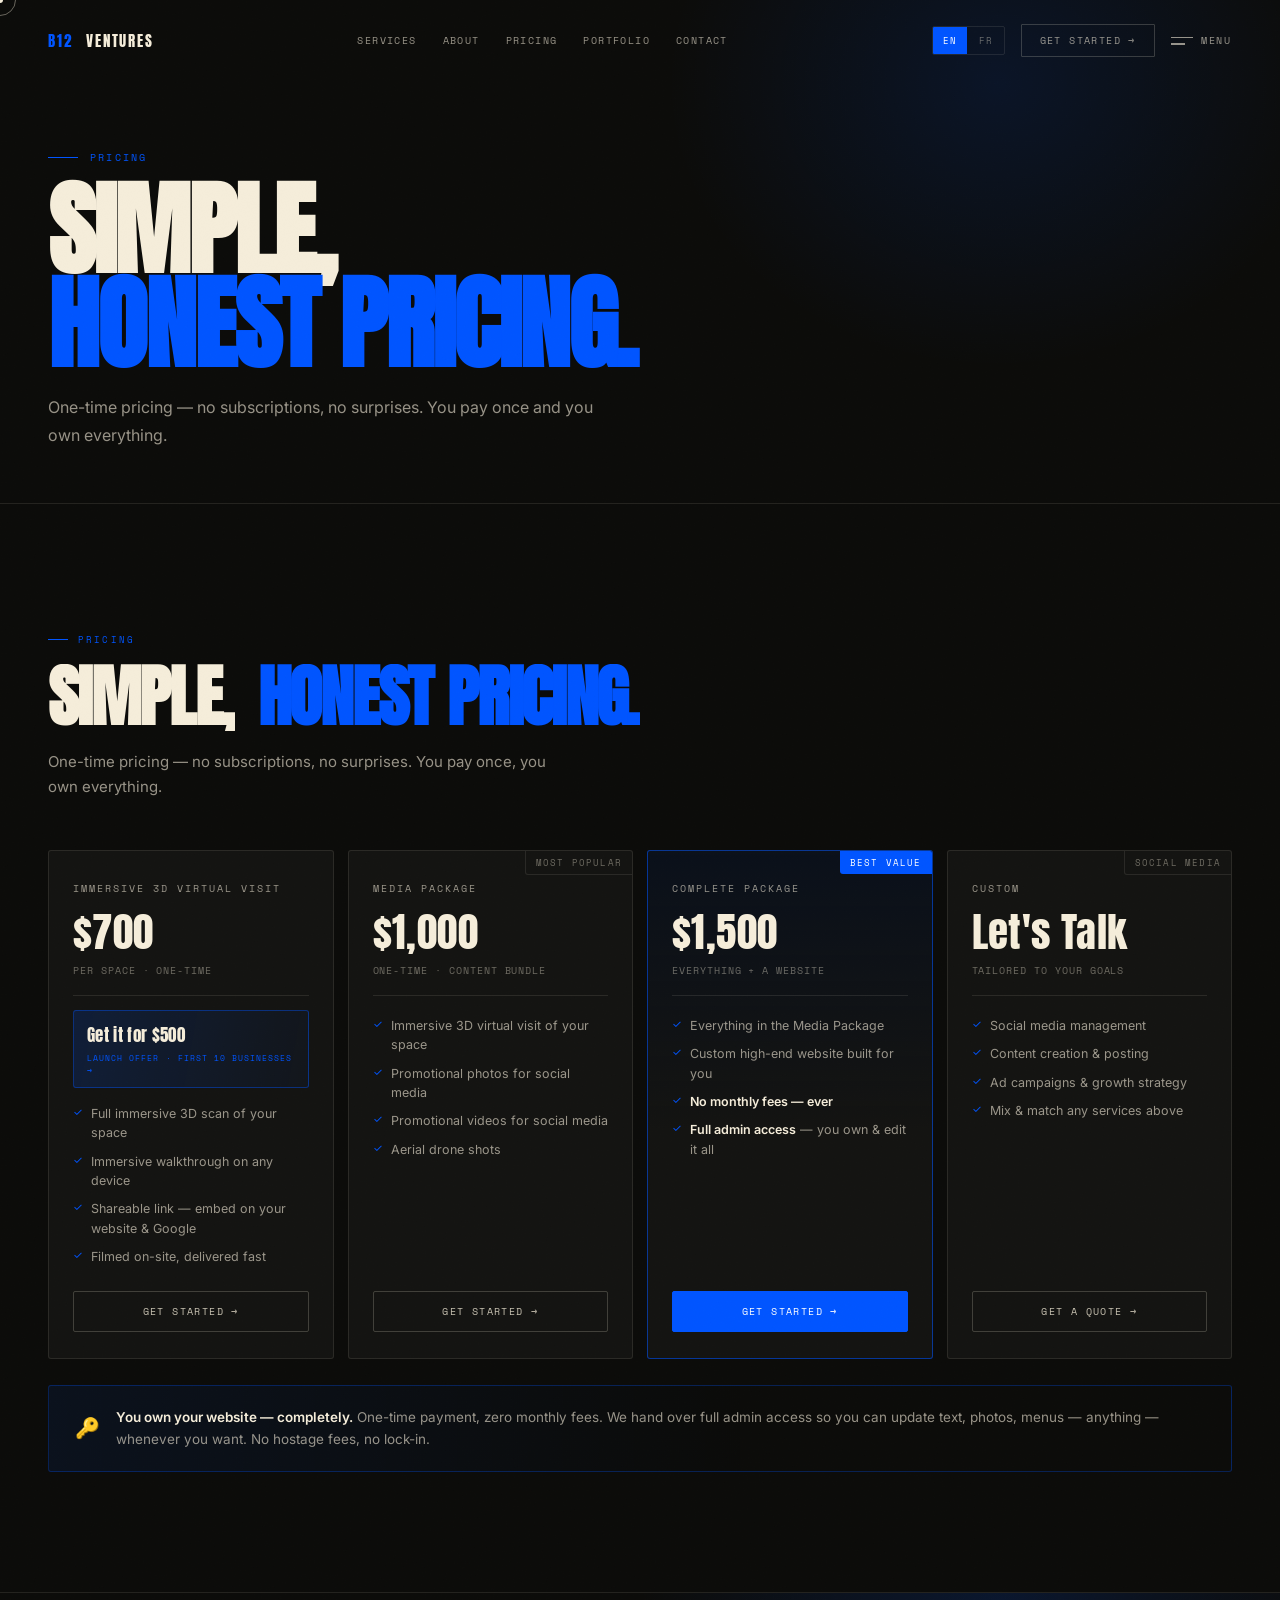
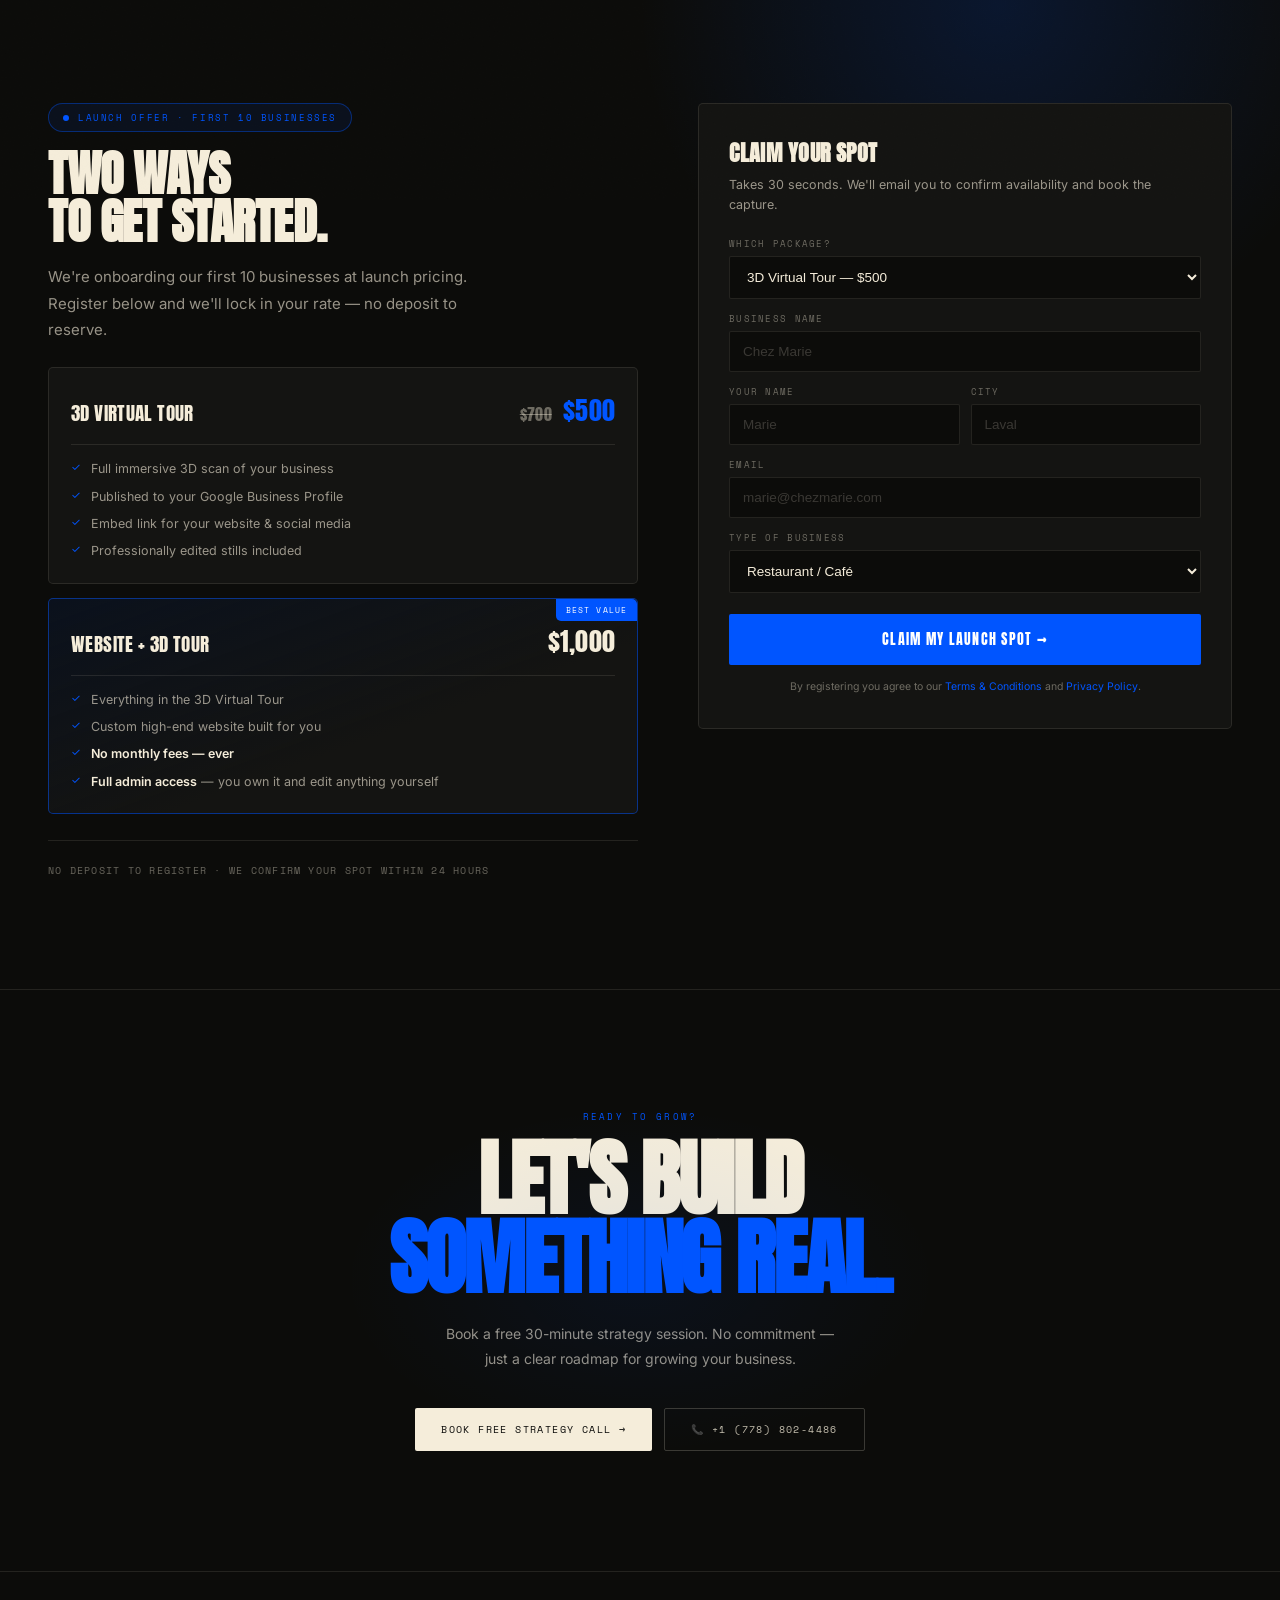
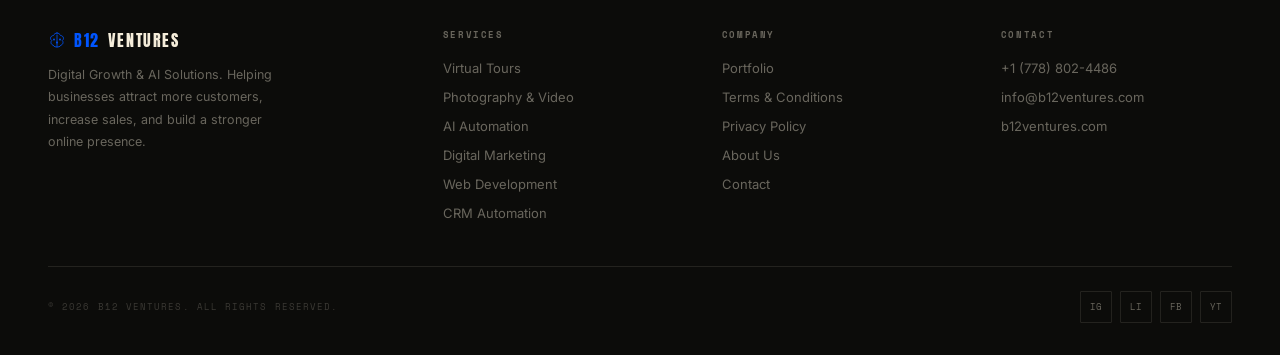
<file: pricing.html>
<!DOCTYPE html>
<html lang="en" id="html-root">
<head>
<meta charset="UTF-8"/><meta name="viewport" content="width=device-width,initial-scale=1.0"/>
<!-- Meta Pixel Code -->
<script>
!function(f,b,e,v,n,t,s)
{if(f.fbq)return;n=f.fbq=function(){n.callMethod?
n.callMethod.apply(n,arguments):n.queue.push(arguments)};
if(!f._fbq)f._fbq=n;n.push=n;n.loaded=!0;n.version='2.0';
n.queue=[];t=b.createElement(e);t.async=!0;
t.src=v;s=b.getElementsByTagName(e)[0];
s.parentNode.insertBefore(t,s)}(window, document,'script',
'https://connect.facebook.net/en_US/fbevents.js');
fbq('init', '1387499166899119');
fbq('track', 'PageView');
</script>
<noscript><img height="1" width="1" style="display:none"
src="https://www.facebook.com/tr?id=1387499166899119&ev=PageView&noscript=1"
/></noscript>
<!-- End Meta Pixel Code -->
<title>Pricing & Launch Offer — B12 Ventures</title>
<meta name="description" content="Immersive 3D virtual visit from $500, Media Package $1,000, Complete Package with website $1,500. One-time pricing, no monthly fees."/>
<link rel="canonical" href="https://b12ventures.com/pricing.html"/>
<meta property="og:type" content="website"/>
<meta property="og:site_name" content="B12 Ventures"/>
<meta property="og:title" content="Pricing & Launch Offer — B12 Ventures"/>
<meta property="og:description" content="Immersive 3D virtual visit from $500, Media Package $1,000, Complete Package with website $1,500. One-time pricing, no monthly fees."/>
<meta property="og:url" content="https://b12ventures.com/pricing.html"/>
<meta name="twitter:card" content="summary_large_image"/>
<link rel="preconnect" href="https://fonts.googleapis.com"/>
<link rel="preconnect" href="https://fonts.gstatic.com" crossorigin/>
<link href="https://fonts.googleapis.com/css2?family=Anton&family=Inter:wght@300;400;500;600&family=Space+Mono:ital,wght@0,400;0,700&display=swap" rel="stylesheet"/>
<link rel="stylesheet" href="styles.css"/>
</head>
<body>
<div id="grain" aria-hidden="true"></div>
<div id="cur-dot" aria-hidden="true"></div>
<div id="cur-ring" aria-hidden="true"></div>

<!-- LOADER -->
<div id="loader">
  <div class="ld-logo">B<span>12</span> VENTURES</div>
  <div class="ld-bar"></div>
</div>

<div id="fullmenu" role="dialog" aria-hidden="true">
  <nav class="fm-inner">
    <a class="fm-link" href="index.html"><span data-i18n="nav_home">Home</span></a>
    <a class="fm-link" href="services.html"><span data-i18n="nav_services">Services</span></a>
    <a class="fm-link" href="about.html"><span data-i18n="nav_about">About</span></a>
    <a class="fm-link" href="portfolio.html"><span data-i18n="nav_work">Portfolio</span></a>
    <a class="fm-link" href="pricing.html"><span data-i18n="nav_pricing">Pricing</span></a>
    <a class="fm-link" href="contact.html"><span style="color:var(--blue)" data-i18n="nav_contact">Contact</span></a>
  </nav>
</div>

<nav id="nav">
  <a href="index.html" class="nav-logo"><span class="nav-logo-b">B12</span>&nbsp;VENTURES</a>
  <div class="nav-links" aria-label="Primary">
    <a class="nav-link" href="services.html" data-i18n="nav_services">Services</a>
    <a class="nav-link" href="about.html" data-i18n="nav_about">About</a>
    <a class="nav-link" href="pricing.html" data-i18n="nav_pricing">Pricing</a>
    <a class="nav-link" href="portfolio.html" data-i18n="nav_work">Portfolio</a>
    <a class="nav-link" href="contact.html" data-i18n="nav_contact">Contact</a>
  </div>
  <div class="nav-right">
    <div class="lang-sw" role="group" aria-label="Language">
      <button class="lang-btn active" data-lang="en">EN</button>
      <button class="lang-btn" data-lang="fr">FR</button>
    </div>
    <a href="pricing.html#offer" class="nav-cta" data-i18n="nav_cta">Get Started →</a>
    <button class="menu-btn" id="menu-btn" aria-expanded="false">
      <div class="menu-bars" id="menu-bars"><span></span><span></span></div>
      <span id="menu-txt" data-i18n="nav_menu">Menu</span>
    </button>
  </div>
</nav>

<header class="page-hero"><div class="wrap">
  <div class="ph-kick">Pricing</div>
  <h1>Simple,<br/><span class="b">Honest Pricing.</span></h1>
  <p class="ph-sub">One-time pricing — no subscriptions, no surprises. You pay once and you own everything.</p>
</div></header>

<!-- PRICING -->
<section id="pricing" class="sec">
  <div class="wrap">
    <div class="sec-lbl rv" data-i18n="lbl_pricing">Pricing</div>
    <h2 class="st rv d1">
      <span class="sw"><span class="si" data-i18n="pr_h1">Simple,</span></span>
      <span class="sw" style="color:var(--blue)"><span class="si" data-i18n="pr_h2">Honest Pricing.</span></span>
    </h2>
    <p class="pr-sub rv d2" data-i18n="pr_sub">One-time pricing — no subscriptions, no surprises. You pay once, you own everything.</p>

    <div class="pr-grid">
      <div class="prc rv d1">
        <div class="prc-name" data-i18n="pr1_name">Immersive 3D Virtual Visit</div>
        <div class="prc-price">$700</div>
        <div class="prc-per" data-i18n="pr1_per">Per space · one-time</div>
        <a class="prc-deal" href="pricing.html#offer">
          <span class="prc-deal-t" data-i18n="pr1_deal">Get it for $500</span>
          <span class="prc-deal-s" data-i18n="pr1_deal_s">Launch offer · first 10 businesses →</span>
        </a>
        <ul class="prc-feat">
          <li data-i18n="pr1_f1">Full immersive 3D scan of your space</li>
          <li data-i18n="pr1_f2">Immersive walkthrough on any device</li>
          <li data-i18n="pr1_f3">Shareable link — embed on your website &amp; Google</li>
          <li data-i18n="pr1_f4">Filmed on-site, delivered fast</li>
        </ul>
        <a href="contact.html" class="prc-btn" data-i18n="prc_btn">Get Started →</a>
      </div>

      <div class="prc rv d2">
        <div class="prc-badge ghost" data-i18n="pr2_badge">Most Popular</div>
        <div class="prc-name" data-i18n="pr2_name">Media Package</div>
        <div class="prc-price">$1,000</div>
        <div class="prc-per" data-i18n="pr2_per">One-time · content bundle</div>
        <ul class="prc-feat">
          <li data-i18n="pr2_f1">Immersive 3D virtual visit of your space</li>
          <li data-i18n="pr2_f2">Promotional photos for social media</li>
          <li data-i18n="pr2_f3">Promotional videos for social media</li>
          <li data-i18n="pr2_f4">Aerial drone shots</li>
        </ul>
        <a href="contact.html" class="prc-btn" data-i18n="prc_btn2">Get Started →</a>
      </div>

      <div class="prc feat rv d3">
        <div class="prc-badge" data-i18n="pr3_badge">Best Value</div>
        <div class="prc-name" data-i18n="pr3_name">Complete Package</div>
        <div class="prc-price">$1,500</div>
        <div class="prc-per" data-i18n="pr3_per">Everything + a website</div>
        <ul class="prc-feat">
          <li data-i18n="pr3_f1">Everything in the Media Package</li>
          <li data-i18n="pr3_f2">Custom high-end website built for you</li>
          <li data-i18n="pr3_f3"><strong>No monthly fees — ever</strong></li>
          <li data-i18n="pr3_f4"><strong>Full admin access</strong> — you own &amp; edit it all</li>
        </ul>
        <a href="contact.html" class="prc-btn" data-i18n="prc_btn3">Get Started →</a>
      </div>

      <div class="prc rv d4">
        <div class="prc-badge ghost" data-i18n="pr4_badge">Social Media</div>
        <div class="prc-name" data-i18n="pr4_name">Custom</div>
        <div class="prc-price" data-i18n="pr4_price">Let's Talk</div>
        <div class="prc-per" data-i18n="pr4_per">Tailored to your goals</div>
        <ul class="prc-feat">
          <li data-i18n="pr4_f1">Social media management</li>
          <li data-i18n="pr4_f2">Content creation &amp; posting</li>
          <li data-i18n="pr4_f3">Ad campaigns &amp; growth strategy</li>
          <li data-i18n="pr4_f4">Mix &amp; match any services above</li>
        </ul>
        <a href="contact.html" class="prc-btn" data-i18n="prc_btn4">Get a Quote →</a>
      </div>
    </div>

    <div class="pr-note rv d2">
      <div class="pr-note-ic">🔑</div>
      <p data-i18n="pr_note"><strong>You own your website — completely.</strong> One-time payment, zero monthly fees. We hand over full admin access so you can update text, photos, menus — anything — whenever you want. No hostage fees, no lock-in.</p>
    </div>
  </div>
</section>

<!-- LAUNCH OFFER -->
<section id="offer">
  <div class="wrap of-grid">
    <div>
      <span class="of-tag rv"><span class="of-dot"></span><span data-i18n="of_tag">Launch Offer · First 10 Businesses</span></span>
      <h2 class="of-h2 rv d1" data-i18n="of_h2">Two Ways<br/>To Get Started.</h2>
      <p class="of-sub rv d2" data-i18n="of_sub">We're onboarding our first 10 businesses at launch pricing. Register below and we'll lock in your rate — no deposit to reserve.</p>

      <div class="of-tiers rv d3">
        <div class="of-tier">
          <div class="of-tier-top">
            <span class="of-tier-name" data-i18n="of_t1_name">3D Virtual Tour</span>
            <span class="of-tier-price"><s>$700</s> <em>$500</em></span>
          </div>
          <ul>
            <li data-i18n="of_t1_f1">Full immersive 3D scan of your business</li>
            <li data-i18n="of_t1_f2">Published to your Google Business Profile</li>
            <li data-i18n="of_t1_f3">Embed link for your website &amp; social media</li>
            <li data-i18n="of_t1_f4">Professionally edited stills included</li>
          </ul>
        </div>
        <div class="of-tier feat">
          <span class="of-tier-badge" data-i18n="of_t2_badge">Best Value</span>
          <div class="of-tier-top">
            <span class="of-tier-name" data-i18n="of_t2_name">Website + 3D Tour</span>
            <span class="of-tier-price">$1,000</span>
          </div>
          <ul>
            <li data-i18n="of_t2_f1">Everything in the 3D Virtual Tour</li>
            <li data-i18n="of_t2_f2">Custom high-end website built for you</li>
            <li data-i18n="of_t2_f3"><strong>No monthly fees — ever</strong></li>
            <li data-i18n="of_t2_f4"><strong>Full admin access</strong> — you own it and edit anything yourself</li>
          </ul>
        </div>
      </div>
      <div class="of-meta rv d4" data-i18n="of_meta">No deposit to register · We confirm your spot within 24 hours</div>
    </div>

    <div class="of-card rv d2">
      <div id="of-form-wrap">
        <h3 data-i18n="of_ct">Claim Your Spot</h3>
        <p class="of-cs" data-i18n="of_cs">Takes 30 seconds. We'll email you to confirm availability and book the capture.</p>
        <form id="offer-form" novalidate>
          <input type="hidden" name="access_key" value="32d4e8ae-4d1f-4990-858e-dc074c55bbbe"/>
          <input type="hidden" name="subject" value="🎯 LAUNCH OFFER — New Registration"/>
          <input type="hidden" name="from_name" value="B12 Ventures — Launch Offer"/>
          <input type="checkbox" name="botcheck" style="display:none" tabindex="-1" autocomplete="off"/>
          <div class="of-f">
            <label data-i18n="of_pkg">Which Package?</label>
            <select name="package">
              <option data-i18n="of_pkg1">3D Virtual Tour — $500</option>
              <option data-i18n="of_pkg2">Website + 3D Tour — $1,000</option>
            </select>
          </div>
          <div class="of-f"><label data-i18n="of_biz">Business Name</label><input type="text" name="business" placeholder="Chez Marie" required/></div>
          <div class="of-row">
            <div class="of-f"><label data-i18n="of_name">Your Name</label><input type="text" name="contact_name" placeholder="Marie" required autocomplete="given-name"/></div>
            <div class="of-f"><label data-i18n="of_city">City</label><input type="text" name="city" placeholder="Laval" required/></div>
          </div>
          <div class="of-f"><label data-i18n="of_em">Email</label><input type="email" name="email" placeholder="marie@chezmarie.com" required autocomplete="email"/></div>
          <div class="of-f">
            <label data-i18n="of_type">Type of Business</label>
            <select name="business_type">
              <option data-i18n="of_t1">Restaurant / Café</option>
              <option data-i18n="of_t2">Retail / Boutique</option>
              <option data-i18n="of_t3">Salon / Barber / Spa</option>
              <option data-i18n="of_t4">Clinic / Office</option>
              <option data-i18n="of_t5">Event Venue</option>
              <option data-i18n="of_t6">Other</option>
            </select>
          </div>
          <button type="submit" class="of-btn" id="of-btn" data-i18n="of_btn">Claim My Launch Spot →</button>
          <p class="of-fine"><span data-i18n="of_fine">By registering you agree to our</span> <a href="terms.html" target="_blank" data-i18n="cf_legal_t">Terms &amp; Conditions</a> <span data-i18n="cf_legal_and">and</span> <a href="privacy.html" target="_blank" data-i18n="cf_legal_p">Privacy Policy</a>.</p>
        </form>
      </div>
      <div class="of-ok" id="of-ok">
        <div class="ok-i">🎯</div>
        <h4 data-i18n="of_ok_h">Spot Requested</h4>
        <p data-i18n="of_ok_p">We've got your details. You'll hear from us within 24 hours to confirm your spot and schedule the capture.</p>
      </div>
    </div>
  </div>
</section>

<!-- CTA -->
<section id="ctaband">
  <div class="wrap">
    <span class="cta-sup rv" data-i18n="cta_sup">Ready to Grow?</span>
    <h2 class="cta-h rv d1"><span data-i18n="cta_h1">Let's Build</span><br/><span style="color:var(--blue)" data-i18n="cta_h2">Something Real.</span></h2>
    <p class="cta-sub rv d2" data-i18n="cta_sub">Book a free 30-minute strategy session. No commitment — just a clear roadmap for growing your business.</p>
    <div class="cta-btns rv d3">
      <a href="contact.html" class="btn btn-solid"><span data-i18n="cta_btn1">Book Free Strategy Call →</span></a>
      <a href="tel:+17788024486" class="btn btn-border"><span>📞 +1 (778) 802-4486</span></a>
    </div>
  </div>
</section>

<!-- FOOTER -->
<footer>
  <div class="wrap">
    <div class="ft-grid">
      <div>
        <div class="ft-wm">
          <svg width="18" height="18" viewBox="0 0 36 36" fill="none" stroke="currentColor" stroke-width="1.6" stroke-linecap="round" style="color:var(--blue)"><path d="M18 4C14.5 4 12 6.5 11 9C8.5 9 5 11 5 14.5C5 16.5 6 18 7.5 19C6.5 20 6 21.5 6 23C6 25.5 7.5 27.5 10 28C10.5 29.5 12 31 14 31.5L18 32L22 31.5C24 31 25.5 29.5 26 28C28.5 27.5 30 25.5 30 23C30 21.5 29.5 20 28.5 19C30 18 31 16.5 31 14.5C31 11 27.5 9 25 9C24 6.5 21.5 4 18 4Z"/><line x1="18" y1="8" x2="18" y2="32"/><circle cx="12" cy="17" r="1.8" fill="currentColor" stroke="none"/><circle cx="24" cy="17" r="1.8" fill="currentColor" stroke="none"/><circle cx="18" cy="23" r="1.8" fill="currentColor" stroke="none"/></svg>
          <span class="ft-acc">B12</span> VENTURES
        </div>
        <p class="ft-desc" data-i18n="ft_desc">Digital Growth &amp; AI Solutions. Helping businesses attract more customers, increase sales, and build a stronger online presence.</p>
      </div>
      <div class="ft-col"><h5 data-i18n="ft_services">Services</h5><ul>
        <li><a href="services.html" data-i18n="s1_name">Virtual Tours</a></li>
        <li><a href="services.html" data-i18n="s2_name">Photography &amp; Video</a></li>
        <li><a href="services.html" data-i18n="s3_name">AI Automation</a></li>
        <li><a href="services.html" data-i18n="s4_name">Digital Marketing</a></li>
        <li><a href="services.html" data-i18n="s5_name">Web Development</a></li>
        <li><a href="services.html" data-i18n="s6_name">CRM Automation</a></li>
      </ul></div>
      <div class="ft-col"><h5 data-i18n="ft_company">Company</h5><ul>
        <li><a href="portfolio.html" data-i18n="nav_work">Portfolio</a></li>
        <li><a href="terms.html" data-i18n="ft_terms">Terms &amp; Conditions</a></li>
        <li><a href="privacy.html" data-i18n="ft_privacy">Privacy Policy</a></li>
        <li><a href="about.html" data-i18n="nav_about">About Us</a></li>
        <li><a href="contact.html" data-i18n="nav_contact">Contact</a></li>
      </ul></div>
      <div class="ft-col"><h5 data-i18n="ft_contact">Contact</h5><ul>
        <li><a href="tel:+17788024486">+1 (778) 802-4486</a></li>
        <li><a href="mailto:info@b12ventures.com">info@b12ventures.com</a></li>
        <li><a href="#">b12ventures.com</a></li>
      </ul></div>
    </div>
    <div class="ft-bot">
      <span class="ft-copy">© 2025 B12 Ventures. All rights reserved.</span>
      <div class="ft-soc">
        <a class="soc" href="#" aria-label="Instagram">IG</a>
        <a class="soc" href="#" aria-label="LinkedIn">LI</a>
        <a class="soc" href="#" aria-label="Facebook">FB</a>
        <a class="soc" href="#" aria-label="YouTube">YT</a>
      </div>
    </div>
  </div>
</footer>

<script src="app.js"></script>
<script src="https://widgets.leadconnectorhq.com/loader.js" data-resources-url="https://widgets.leadconnectorhq.com/chat-widget/loader.js" data-widget-id="6a6429a8b92307bb1e543893" data-source="WEB_USER"></script>
</body>
</html>
</file>
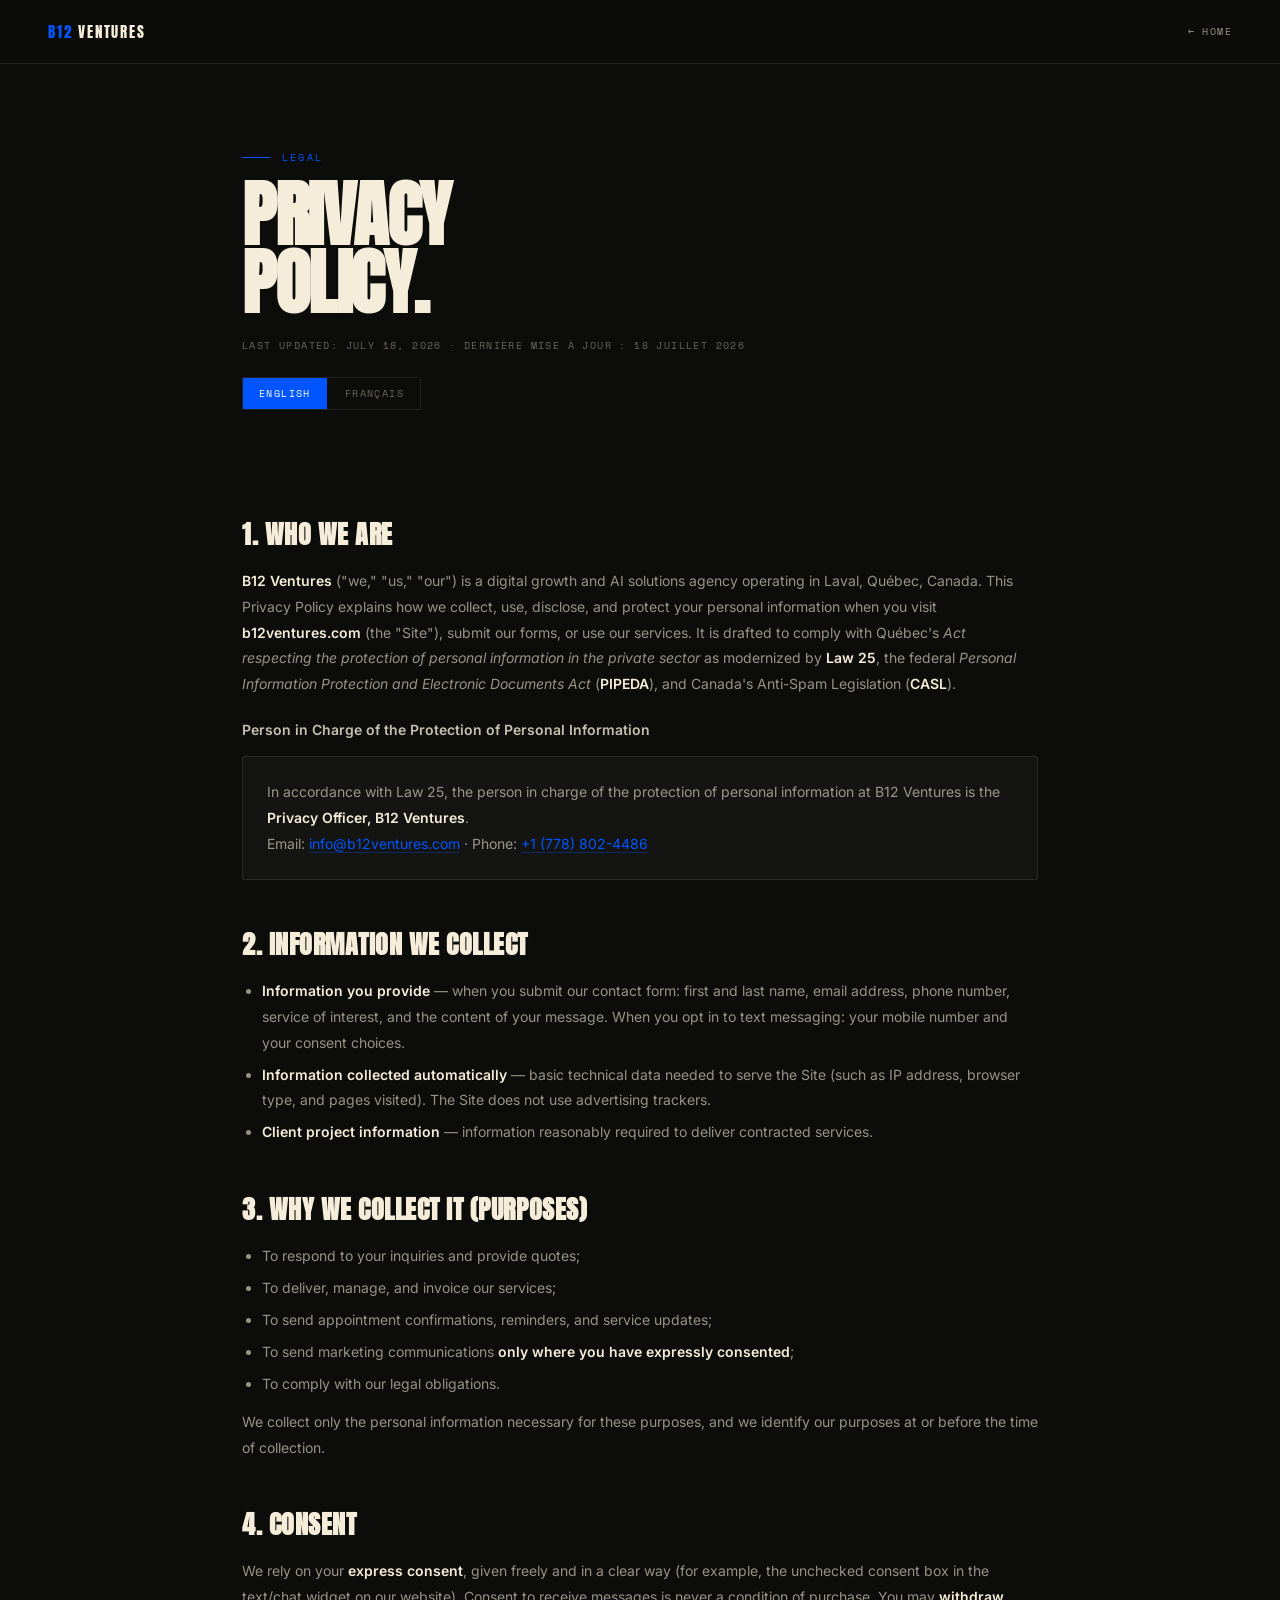
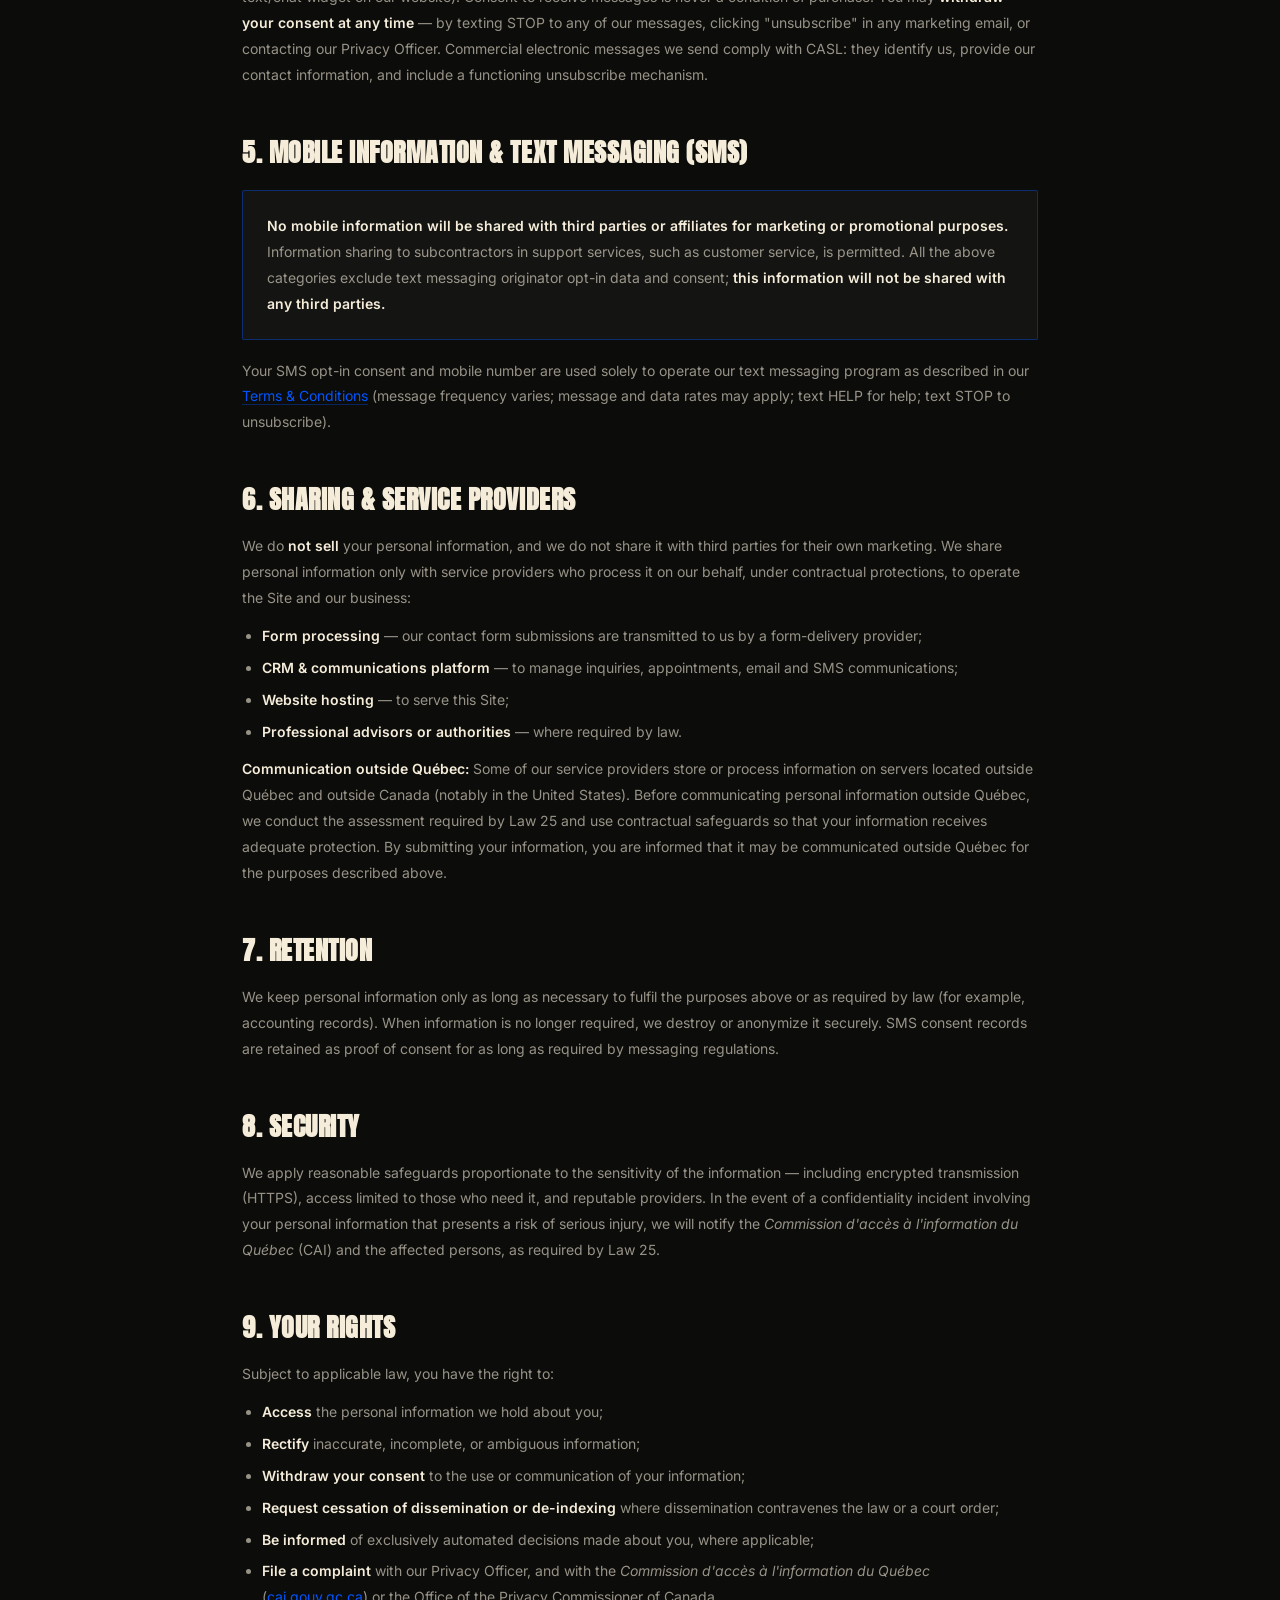
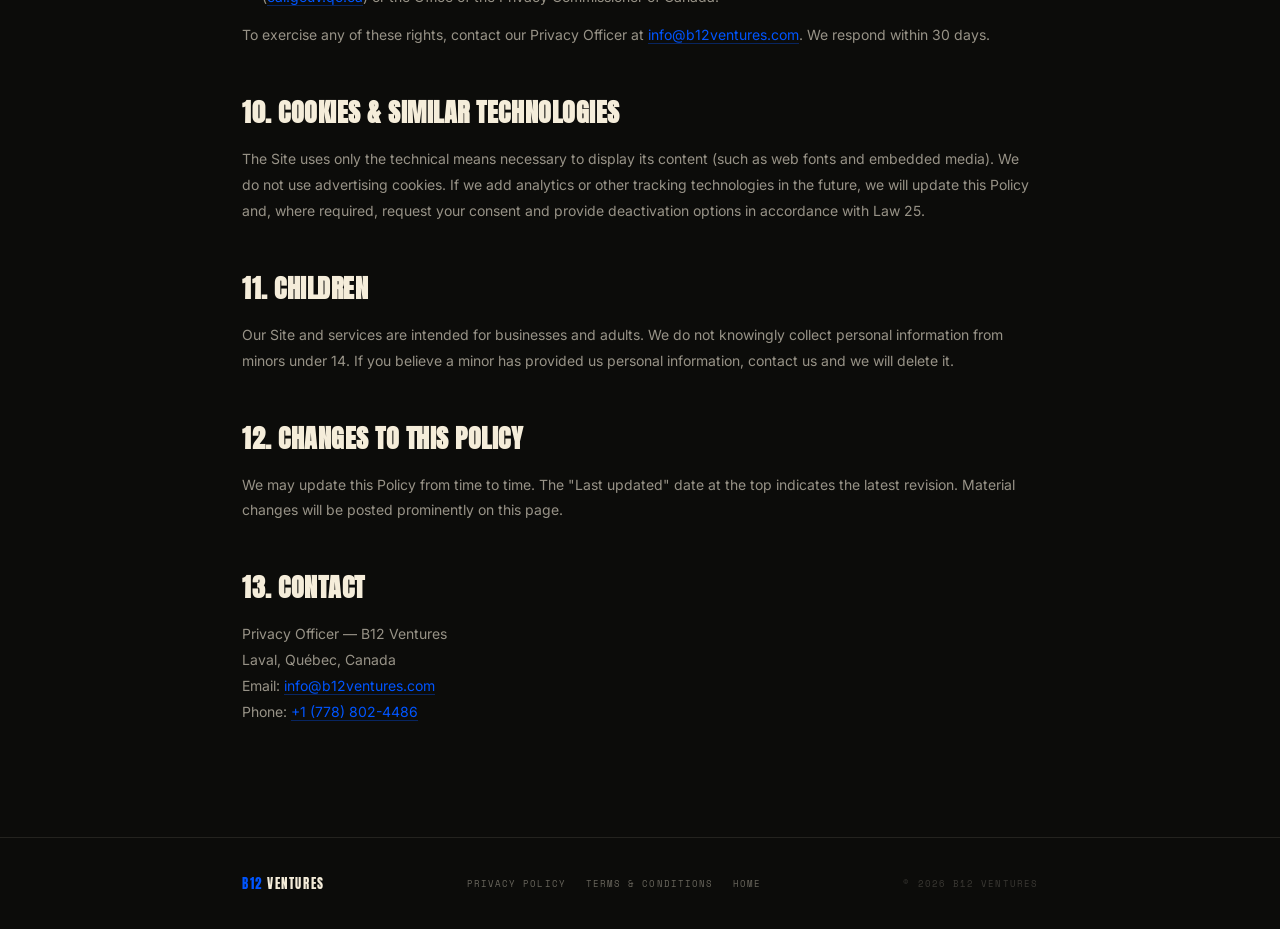
<file: privacy.html>
<!DOCTYPE html>
<html lang="en">
<head>
<meta charset="UTF-8"/><meta name="viewport" content="width=device-width,initial-scale=1.0"/>
<!-- Meta Pixel Code -->
<script>
!function(f,b,e,v,n,t,s)
{if(f.fbq)return;n=f.fbq=function(){n.callMethod?
n.callMethod.apply(n,arguments):n.queue.push(arguments)};
if(!f._fbq)f._fbq=n;n.push=n;n.loaded=!0;n.version='2.0';
n.queue=[];t=b.createElement(e);t.async=!0;
t.src=v;s=b.getElementsByTagName(e)[0];
s.parentNode.insertBefore(t,s)}(window, document,'script',
'https://connect.facebook.net/en_US/fbevents.js');
fbq('init', '1387499166899119');
fbq('track', 'PageView');
</script>
<noscript><img height="1" width="1" style="display:none"
src="https://www.facebook.com/tr?id=1387499166899119&ev=PageView&noscript=1"
/></noscript>
<!-- End Meta Pixel Code -->
<title>Privacy Policy — B12 VENTURES</title>
<meta name="description" content="Privacy Policy of B12 Ventures — how we collect, use, and protect your personal information under Québec's Law 25, PIPEDA and CASL. Mobile opt-in data is never shared with third parties."/>
<link rel="preconnect" href="https://fonts.googleapis.com"/>
<link rel="preconnect" href="https://fonts.gstatic.com" crossorigin/>
<link href="https://fonts.googleapis.com/css2?family=Anton&family=Inter:wght@300;400;500;600&family=Space+Mono:ital,wght@0,400;0,700&display=swap" rel="stylesheet"/>
<style>
:root{
  --bg:#0c0c0a;--bg2:#141412;--cream:#f5edda;--c80:rgba(245,237,218,.8);--c60:rgba(245,237,218,.6);
  --c40:rgba(245,237,218,.4);--c20:rgba(245,237,218,.2);--c10:rgba(245,237,218,.1);
  --blue:#0055ff;--mono:'Space Mono',monospace;--disp:'Anton',sans-serif;--body:'Inter',sans-serif;
  --ease-out:cubic-bezier(.16,1,.3,1);
}
*,*::before,*::after{box-sizing:border-box;margin:0;padding:0}
html{scrollbar-width:thin;scrollbar-color:var(--c20) transparent}
body{font-family:var(--body);background:var(--bg);color:var(--cream);-webkit-font-smoothing:antialiased}
a{color:inherit;text-decoration:none}
button{cursor:pointer;font-family:inherit;border:none;background:none;color:inherit}
#nav{position:fixed;top:0;left:0;right:0;z-index:1000;display:flex;align-items:center;justify-content:space-between;padding:20px 48px;background:rgba(12,12,10,.92);backdrop-filter:blur(20px);border-bottom:1px solid var(--c10)}
.nav-logo{font-family:var(--disp);font-size:15px;letter-spacing:.12em}
.nav-logo-b{color:var(--blue)}
.nav-back{font-family:var(--mono);font-size:10px;letter-spacing:.14em;text-transform:uppercase;color:var(--c60)}
.nav-back:hover{color:var(--cream)}
.wrap{max-width:860px;margin:0 auto;padding:0 32px}
header{padding:150px 0 40px}
.kicker{font-family:var(--mono);font-size:10px;letter-spacing:.22em;text-transform:uppercase;color:var(--blue);display:flex;align-items:center;gap:12px;margin-bottom:16px}
.kicker::before{content:'';width:28px;height:1px;background:var(--blue)}
h1{font-family:var(--disp);font-size:clamp(38px,7vw,72px);letter-spacing:-.02em;line-height:.95;text-transform:uppercase;margin-bottom:20px}
.updated{font-family:var(--mono);font-size:10px;letter-spacing:.14em;text-transform:uppercase;color:var(--c40)}
.langtog{display:inline-flex;gap:2px;border:1px solid var(--c10);border-radius:2px;overflow:hidden;margin-top:24px}
.langtog button{font-family:var(--mono);font-size:10px;letter-spacing:.14em;text-transform:uppercase;padding:8px 16px;color:var(--c40)}
.langtog button.on{background:var(--blue);color:#fff}
main{padding:20px 0 100px}
h2{font-family:var(--disp);font-size:clamp(19px,2.4vw,26px);letter-spacing:.02em;text-transform:uppercase;margin:44px 0 14px;color:var(--cream)}
h3{font-size:14px;font-weight:600;margin:24px 0 8px;color:var(--c80)}
p,li{font-size:14px;line-height:1.85;color:var(--c60);margin-bottom:12px}
ul{padding-left:20px;margin-bottom:12px}
li{margin-bottom:6px}
strong{color:var(--cream);font-weight:600}
a.lnk{color:var(--blue);border-bottom:1px solid rgba(0,85,255,.35)}
.box{border:1px solid var(--c10);background:var(--bg2);padding:22px 24px;border-radius:2px;margin:18px 0}
.box.hl{border-color:rgba(0,85,255,.4)}
.box p:last-child{margin-bottom:0}
footer{border-top:1px solid var(--c10);padding:36px 0}
.ft{display:flex;align-items:center;justify-content:space-between;flex-wrap:wrap;gap:14px}
.ft-wm{font-family:var(--disp);font-size:13px;letter-spacing:.12em}
.ft-acc{color:var(--blue)}
.ft-l{font-family:var(--mono);font-size:9px;letter-spacing:.12em;text-transform:uppercase;color:var(--c40)}
.ft-l:hover{color:var(--cream)}
#fr{display:none}
html.show-fr #en{display:none}
html.show-fr #fr{display:block}
@media(max-width:768px){#nav{padding:16px 24px}header{padding:120px 0 30px}}
</style>
</head>
<body>
<nav id="nav">
  <a href="index.html" class="nav-logo"><span class="nav-logo-b">B12</span>&nbsp;VENTURES</a>
  <a href="index.html" class="nav-back">← Home</a>
</nav>

<header>
  <div class="wrap">
    <div class="kicker">Legal</div>
    <h1>Privacy<br/>Policy.</h1>
    <div class="updated">Last updated: July 18, 2026 · Dernière mise à jour : 18 juillet 2026</div>
    <div class="langtog">
      <button id="btn-en" class="on" onclick="setL('en')">English</button>
      <button id="btn-fr" onclick="setL('fr')">Français</button>
    </div>
  </div>
</header>

<main>
  <div class="wrap">

  <!-- ============ ENGLISH ============ -->
  <div id="en" lang="en">

    <h2>1. Who We Are</h2>
    <p><strong>B12 Ventures</strong> ("we," "us," "our") is a digital growth and AI solutions agency operating in Laval, Québec, Canada. This Privacy Policy explains how we collect, use, disclose, and protect your personal information when you visit <strong>b12ventures.com</strong> (the "Site"), submit our forms, or use our services. It is drafted to comply with Québec's <em>Act respecting the protection of personal information in the private sector</em> as modernized by <strong>Law 25</strong>, the federal <em>Personal Information Protection and Electronic Documents Act</em> (<strong>PIPEDA</strong>), and Canada's Anti-Spam Legislation (<strong>CASL</strong>).</p>

    <h3>Person in Charge of the Protection of Personal Information</h3>
    <div class="box">
      <p>In accordance with Law 25, the person in charge of the protection of personal information at B12 Ventures is the <strong>Privacy Officer, B12 Ventures</strong>.<br/>
      Email: <a class="lnk" href="mailto:info@b12ventures.com">info@b12ventures.com</a> · Phone: <a class="lnk" href="tel:+17788024486">+1 (778) 802-4486</a></p>
    </div>

    <h2>2. Information We Collect</h2>
    <ul>
      <li><strong>Information you provide</strong> — when you submit our contact form: first and last name, email address, phone number, service of interest, and the content of your message. When you opt in to text messaging: your mobile number and your consent choices.</li>
      <li><strong>Information collected automatically</strong> — basic technical data needed to serve the Site (such as IP address, browser type, and pages visited). The Site does not use advertising trackers.</li>
      <li><strong>Client project information</strong> — information reasonably required to deliver contracted services.</li>
    </ul>

    <h2>3. Why We Collect It (Purposes)</h2>
    <ul>
      <li>To respond to your inquiries and provide quotes;</li>
      <li>To deliver, manage, and invoice our services;</li>
      <li>To send appointment confirmations, reminders, and service updates;</li>
      <li>To send marketing communications <strong>only where you have expressly consented</strong>;</li>
      <li>To comply with our legal obligations.</li>
    </ul>
    <p>We collect only the personal information necessary for these purposes, and we identify our purposes at or before the time of collection.</p>

    <h2>4. Consent</h2>
    <p>We rely on your <strong>express consent</strong>, given freely and in a clear way (for example, the unchecked consent box in the text/chat widget on our website). Consent to receive messages is never a condition of purchase. You may <strong>withdraw your consent at any time</strong> — by texting STOP to any of our messages, clicking "unsubscribe" in any marketing email, or contacting our Privacy Officer. Commercial electronic messages we send comply with CASL: they identify us, provide our contact information, and include a functioning unsubscribe mechanism.</p>

    <h2>5. Mobile Information &amp; Text Messaging (SMS)</h2>
    <div class="box hl">
      <p><strong>No mobile information will be shared with third parties or affiliates for marketing or promotional purposes.</strong> Information sharing to subcontractors in support services, such as customer service, is permitted. All the above categories exclude text messaging originator opt-in data and consent; <strong>this information will not be shared with any third parties.</strong></p>
    </div>
    <p>Your SMS opt-in consent and mobile number are used solely to operate our text messaging program as described in our <a class="lnk" href="terms.html">Terms &amp; Conditions</a> (message frequency varies; message and data rates may apply; text HELP for help; text STOP to unsubscribe).</p>

    <h2>6. Sharing &amp; Service Providers</h2>
    <p>We do <strong>not sell</strong> your personal information, and we do not share it with third parties for their own marketing. We share personal information only with service providers who process it on our behalf, under contractual protections, to operate the Site and our business:</p>
    <ul>
      <li><strong>Form processing</strong> — our contact form submissions are transmitted to us by a form-delivery provider;</li>
      <li><strong>CRM &amp; communications platform</strong> — to manage inquiries, appointments, email and SMS communications;</li>
      <li><strong>Website hosting</strong> — to serve this Site;</li>
      <li><strong>Professional advisors or authorities</strong> — where required by law.</li>
    </ul>
    <p><strong>Communication outside Québec:</strong> Some of our service providers store or process information on servers located outside Québec and outside Canada (notably in the United States). Before communicating personal information outside Québec, we conduct the assessment required by Law 25 and use contractual safeguards so that your information receives adequate protection. By submitting your information, you are informed that it may be communicated outside Québec for the purposes described above.</p>

    <h2>7. Retention</h2>
    <p>We keep personal information only as long as necessary to fulfil the purposes above or as required by law (for example, accounting records). When information is no longer required, we destroy or anonymize it securely. SMS consent records are retained as proof of consent for as long as required by messaging regulations.</p>

    <h2>8. Security</h2>
    <p>We apply reasonable safeguards proportionate to the sensitivity of the information — including encrypted transmission (HTTPS), access limited to those who need it, and reputable providers. In the event of a confidentiality incident involving your personal information that presents a risk of serious injury, we will notify the <em>Commission d'accès à l'information du Québec</em> (CAI) and the affected persons, as required by Law 25.</p>

    <h2>9. Your Rights</h2>
    <p>Subject to applicable law, you have the right to:</p>
    <ul>
      <li><strong>Access</strong> the personal information we hold about you;</li>
      <li><strong>Rectify</strong> inaccurate, incomplete, or ambiguous information;</li>
      <li><strong>Withdraw your consent</strong> to the use or communication of your information;</li>
      <li><strong>Request cessation of dissemination or de-indexing</strong> where dissemination contravenes the law or a court order;</li>
      <li><strong>Be informed</strong> of exclusively automated decisions made about you, where applicable;</li>
      <li><strong>File a complaint</strong> with our Privacy Officer, and with the <em>Commission d'accès à l'information du Québec</em> (<a class="lnk" href="https://www.cai.gouv.qc.ca" target="_blank" rel="noopener">cai.gouv.qc.ca</a>) or the Office of the Privacy Commissioner of Canada.</li>
    </ul>
    <p>To exercise any of these rights, contact our Privacy Officer at <a class="lnk" href="mailto:info@b12ventures.com">info@b12ventures.com</a>. We respond within 30 days.</p>

    <h2>10. Cookies &amp; Similar Technologies</h2>
    <p>The Site uses only the technical means necessary to display its content (such as web fonts and embedded media). We do not use advertising cookies. If we add analytics or other tracking technologies in the future, we will update this Policy and, where required, request your consent and provide deactivation options in accordance with Law 25.</p>

    <h2>11. Children</h2>
    <p>Our Site and services are intended for businesses and adults. We do not knowingly collect personal information from minors under 14. If you believe a minor has provided us personal information, contact us and we will delete it.</p>

    <h2>12. Changes to This Policy</h2>
    <p>We may update this Policy from time to time. The "Last updated" date at the top indicates the latest revision. Material changes will be posted prominently on this page.</p>

    <h2>13. Contact</h2>
    <p>Privacy Officer — B12 Ventures<br/>
    Laval, Québec, Canada<br/>
    Email: <a class="lnk" href="mailto:info@b12ventures.com">info@b12ventures.com</a><br/>
    Phone: <a class="lnk" href="tel:+17788024486">+1 (778) 802-4486</a></p>
  </div>

  <!-- ============ FRANÇAIS ============ -->
  <div id="fr" lang="fr">

    <h2>1. Qui sommes-nous</h2>
    <p><strong>B12 Ventures</strong> (« nous ») est une agence de croissance numérique et de solutions d'IA exerçant ses activités à Laval, Québec, Canada. La présente Politique de confidentialité explique comment nous recueillons, utilisons, communiquons et protégeons vos renseignements personnels lorsque vous visitez <strong>b12ventures.com</strong> (le « Site »), soumettez nos formulaires ou utilisez nos services. Elle est rédigée conformément à la <em>Loi sur la protection des renseignements personnels dans le secteur privé</em> du Québec, modernisée par la <strong>Loi 25</strong>, à la <strong>LPRPDE</strong> fédérale et à la Loi canadienne anti-pourriel (<strong>LCAP</strong>).</p>

    <h3>Responsable de la protection des renseignements personnels</h3>
    <div class="box">
      <p>Conformément à la Loi 25, le responsable de la protection des renseignements personnels chez B12 Ventures est le <strong>Responsable de la vie privée, B12 Ventures</strong>.<br/>
      Courriel : <a class="lnk" href="mailto:info@b12ventures.com">info@b12ventures.com</a> · Téléphone : <a class="lnk" href="tel:+17788024486">+1 (778) 802-4486</a></p>
    </div>

    <h2>2. Renseignements recueillis</h2>
    <ul>
      <li><strong>Renseignements que vous fournissez</strong> — via notre formulaire de contact : prénom et nom, courriel, numéro de téléphone, service d'intérêt et contenu de votre message. Lors de l'inscription à la messagerie texte : votre numéro de mobile et vos choix de consentement.</li>
      <li><strong>Renseignements recueillis automatiquement</strong> — données techniques de base nécessaires au fonctionnement du Site (adresse IP, type de navigateur, pages visitées). Le Site n'utilise pas de traceurs publicitaires.</li>
      <li><strong>Renseignements de projet client</strong> — informations raisonnablement requises pour livrer les services convenus.</li>
    </ul>

    <h2>3. Fins de la collecte</h2>
    <ul>
      <li>Répondre à vos demandes et fournir des soumissions ;</li>
      <li>Fournir, gérer et facturer nos services ;</li>
      <li>Envoyer des confirmations, rappels de rendez-vous et suivis de service ;</li>
      <li>Envoyer des communications marketing <strong>uniquement avec votre consentement exprès</strong> ;</li>
      <li>Respecter nos obligations légales.</li>
    </ul>
    <p>Nous ne recueillons que les renseignements personnels nécessaires à ces fins, lesquelles sont déterminées avant ou au moment de la collecte.</p>

    <h2>4. Consentement</h2>
    <p>Nous nous appuyons sur votre <strong>consentement exprès</strong>, donné librement et clairement (par exemple, la case de consentement non précochée du widget de clavardage/texto de notre site). Le consentement n'est jamais une condition d'achat. Vous pouvez <strong>retirer votre consentement en tout temps</strong> — en textant STOP, en cliquant « se désabonner » dans un courriel, ou en contactant notre responsable de la vie privée. Nos messages électroniques commerciaux respectent la LCAP : identification de l'expéditeur, coordonnées et mécanisme de désabonnement fonctionnel.</p>

    <h2>5. Informations mobiles et messagerie texte (SMS)</h2>
    <div class="box hl">
      <p><strong>Aucune information mobile ne sera partagée avec des tiers ou des sociétés affiliées à des fins de marketing ou de promotion.</strong> Le partage d'informations avec des sous-traitants pour des services de soutien, comme le service à la clientèle, est permis. Toutes les catégories ci-dessus excluent les données de consentement et d'inscription à la messagerie texte ; <strong>ces informations ne seront partagées avec aucun tiers.</strong></p>
    </div>
    <p>Votre consentement SMS et votre numéro de mobile servent uniquement à exploiter notre programme de messagerie décrit dans nos <a class="lnk" href="terms.html">Conditions générales</a> (fréquence variable ; des frais de messagerie et de données peuvent s'appliquer ; textez HELP pour de l'aide ; textez STOP pour vous désabonner).</p>

    <h2>6. Communication et fournisseurs de services</h2>
    <p>Nous ne <strong>vendons pas</strong> vos renseignements personnels et ne les partageons pas avec des tiers pour leur propre marketing. Nous les communiquons uniquement à des fournisseurs qui les traitent pour notre compte, sous protections contractuelles : traitement des formulaires, plateforme CRM et communications, hébergement du Site, et conseillers professionnels ou autorités lorsque la loi l'exige.</p>
    <p><strong>Communication hors Québec :</strong> Certains fournisseurs stockent ou traitent des renseignements sur des serveurs situés hors Québec et hors Canada (notamment aux États-Unis). Avant toute communication hors Québec, nous effectuons l'évaluation des facteurs relatifs à la vie privée requise par la Loi 25 et utilisons des garanties contractuelles assurant une protection adéquate. En soumettant vos renseignements, vous êtes informé qu'ils peuvent être communiqués hors Québec aux fins décrites ci-dessus.</p>

    <h2>7. Conservation</h2>
    <p>Nous conservons les renseignements personnels uniquement le temps nécessaire aux fins indiquées ou tel qu'exigé par la loi. Lorsqu'ils ne sont plus requis, nous les détruisons ou les anonymisons de façon sécuritaire. Les preuves de consentement SMS sont conservées aussi longtemps que l'exigent les règles de messagerie.</p>

    <h2>8. Sécurité</h2>
    <p>Nous appliquons des mesures de sécurité raisonnables et proportionnées à la sensibilité des renseignements — transmission chiffrée (HTTPS), accès limité et fournisseurs reconnus. En cas d'incident de confidentialité présentant un risque de préjudice sérieux, nous aviserons la <em>Commission d'accès à l'information du Québec</em> (CAI) et les personnes concernées, conformément à la Loi 25.</p>

    <h2>9. Vos droits</h2>
    <ul>
      <li><strong>Accéder</strong> aux renseignements personnels que nous détenons à votre sujet ;</li>
      <li><strong>Faire rectifier</strong> des renseignements inexacts, incomplets ou équivoques ;</li>
      <li><strong>Retirer votre consentement</strong> à l'utilisation ou à la communication de vos renseignements ;</li>
      <li><strong>Demander la cessation de diffusion ou la désindexation</strong> lorsque la diffusion contrevient à la loi ou à une ordonnance ;</li>
      <li><strong>Être informé</strong> de toute décision fondée exclusivement sur un traitement automatisé, le cas échéant ;</li>
      <li><strong>Porter plainte</strong> auprès de notre responsable de la vie privée et de la <em>Commission d'accès à l'information du Québec</em> (<a class="lnk" href="https://www.cai.gouv.qc.ca" target="_blank" rel="noopener">cai.gouv.qc.ca</a>).</li>
    </ul>
    <p>Pour exercer vos droits : <a class="lnk" href="mailto:info@b12ventures.com">info@b12ventures.com</a>. Nous répondons dans un délai de 30 jours.</p>

    <h2>10. Témoins (cookies) et technologies similaires</h2>
    <p>Le Site n'utilise que les moyens techniques nécessaires à l'affichage de son contenu (polices web, médias intégrés). Nous n'utilisons pas de témoins publicitaires. Si des outils d'analyse ou de suivi sont ajoutés à l'avenir, cette Politique sera mise à jour et, lorsque requis, votre consentement sera demandé avec options de désactivation, conformément à la Loi 25.</p>

    <h2>11. Mineurs</h2>
    <p>Le Site et nos services s'adressent aux entreprises et aux adultes. Nous ne recueillons pas sciemment de renseignements personnels de mineurs de moins de 14 ans.</p>

    <h2>12. Modifications</h2>
    <p>Nous pouvons mettre à jour la présente Politique de temps à autre. La date de « Dernière mise à jour » en haut de la page indique la révision la plus récente.</p>

    <h2>13. Contact</h2>
    <p>Responsable de la vie privée — B12 Ventures<br/>
    Laval, Québec, Canada<br/>
    Courriel : <a class="lnk" href="mailto:info@b12ventures.com">info@b12ventures.com</a><br/>
    Téléphone : <a class="lnk" href="tel:+17788024486">+1 (778) 802-4486</a></p>
  </div>

  </div>
</main>

<footer>
  <div class="wrap">
    <div class="ft">
      <div class="ft-wm"><span class="ft-acc">B12</span> VENTURES</div>
      <div style="display:flex;gap:20px">
        <a class="ft-l" href="privacy.html">Privacy Policy</a>
        <a class="ft-l" href="terms.html">Terms &amp; Conditions</a>
        <a class="ft-l" href="index.html">Home</a>
      </div>
      <span class="ft-l" style="color:var(--c20)">© 2026 B12 Ventures</span>
    </div>
  </div>
</footer>

<script>
function setL(l){
  document.documentElement.classList.toggle('show-fr',l==='fr');
  document.getElementById('btn-en').classList.toggle('on',l==='en');
  document.getElementById('btn-fr').classList.toggle('on',l==='fr');
  document.documentElement.setAttribute('lang',l);
}
</script>
</body>
</html>
</file>
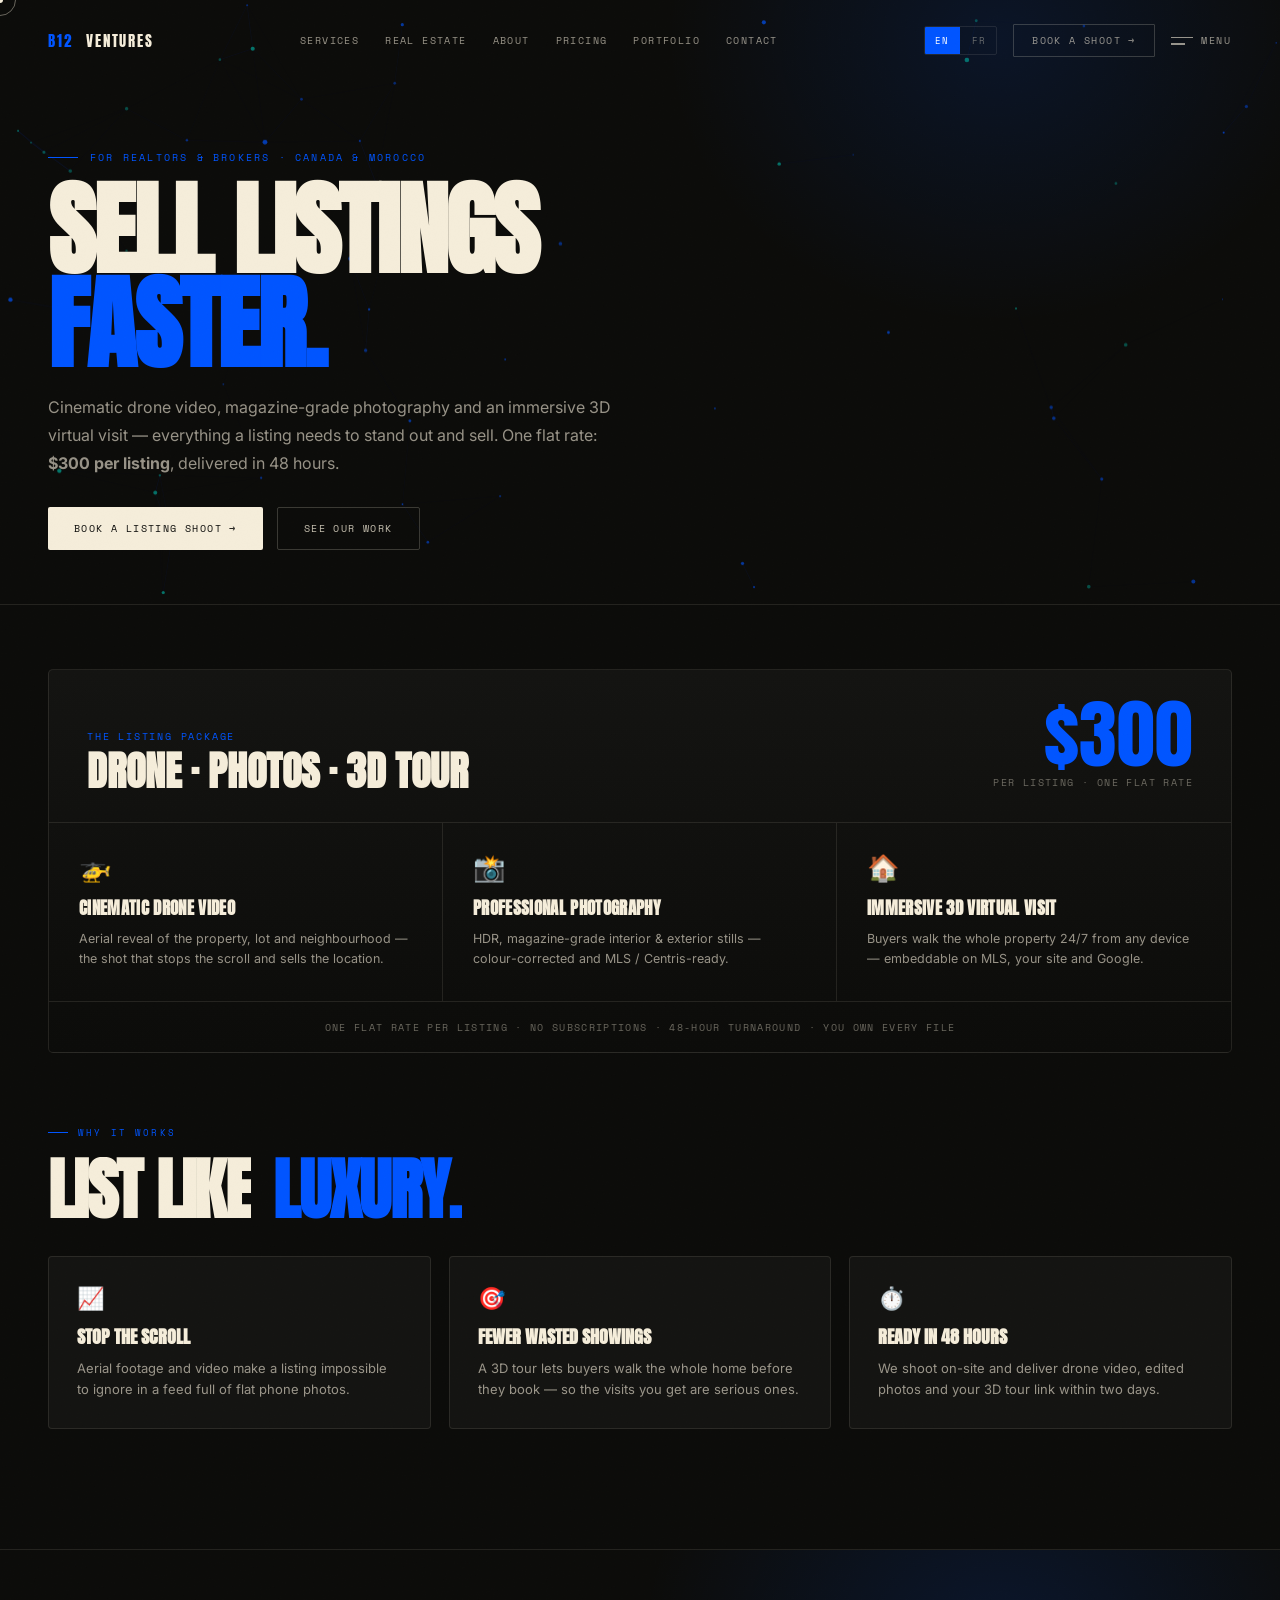
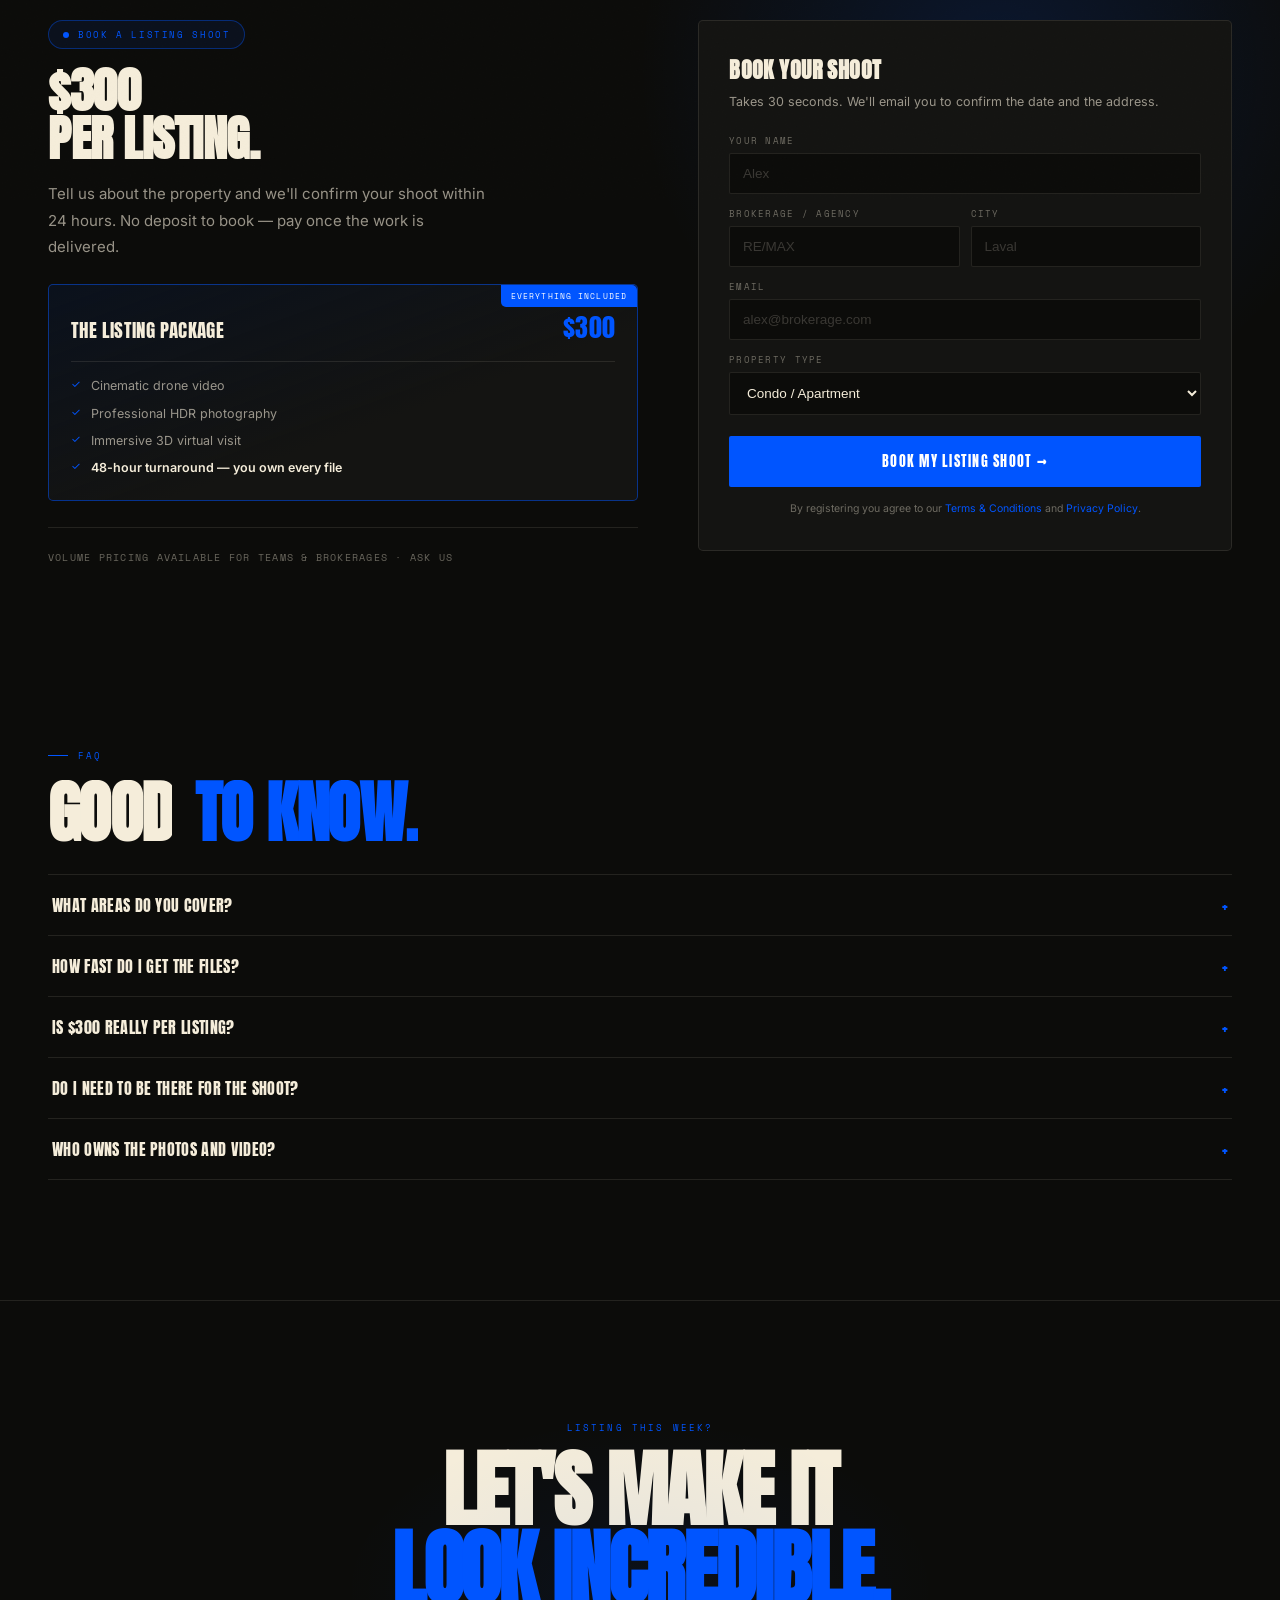
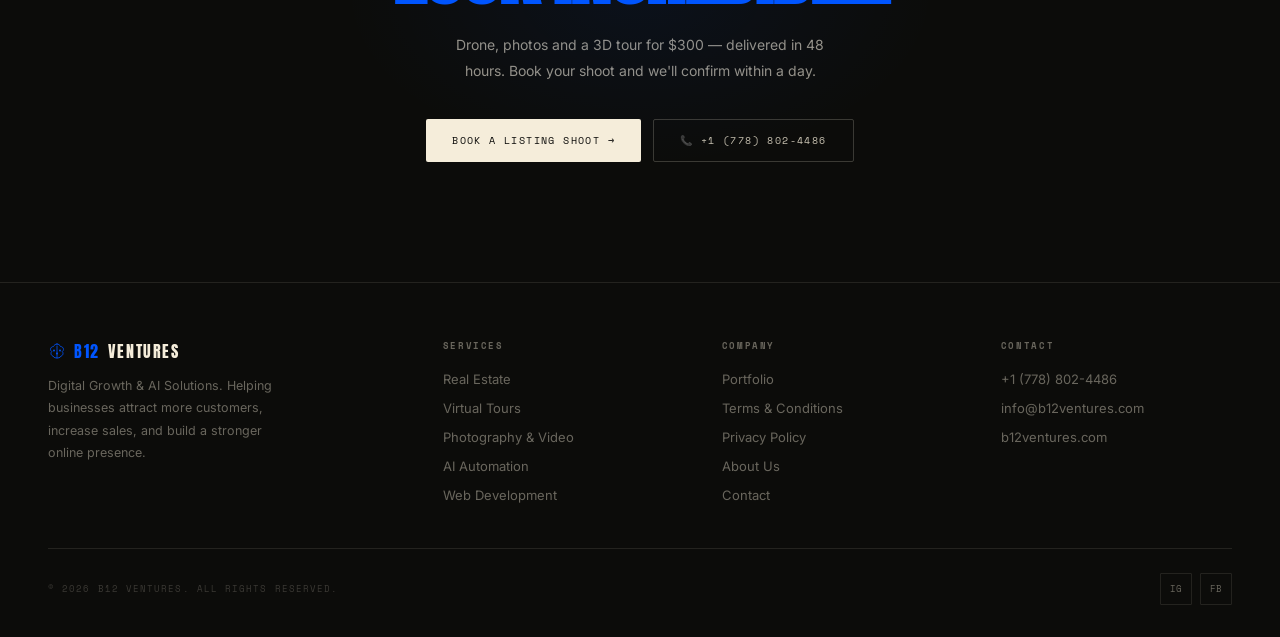
<file: realestate.html>
<!DOCTYPE html>
<html lang="en" id="html-root">
<head>
<meta charset="UTF-8"/><meta name="viewport" content="width=device-width,initial-scale=1.0"/>
<!-- Meta Pixel Code -->
<script>
!function(f,b,e,v,n,t,s)
{if(f.fbq)return;n=f.fbq=function(){n.callMethod?
n.callMethod.apply(n,arguments):n.queue.push(arguments)};
if(!f._fbq)f._fbq=n;n.push=n;n.loaded=!0;n.version='2.0';
n.queue=[];t=b.createElement(e);t.async=!0;
t.src=v;s=b.getElementsByTagName(e)[0];
s.parentNode.insertBefore(t,s)}(window, document,'script',
'https://connect.facebook.net/en_US/fbevents.js');
fbq('init', '1387499166899119');
fbq('track', 'PageView');
</script>
<noscript><img height="1" width="1" style="display:none"
src="https://www.facebook.com/tr?id=1387499166899119&ev=PageView&noscript=1"
/></noscript>
<!-- End Meta Pixel Code -->
<title>Real Estate Media — Drone, Photos & 3D Tours from $300 | B12 Ventures</title>
<meta name="description" content="Cinematic drone video, professional photography and an immersive 3D virtual visit for your listing — $300 per listing, delivered in 48 hours. Serving realtors across Canada & Morocco."/>
<link rel="canonical" href="https://b12ventures.com/realestate.html"/>
<meta property="og:type" content="website"/>
<meta property="og:site_name" content="B12 Ventures"/>
<meta property="og:title" content="Real Estate Media — Drone, Photos & 3D Tours from $300"/>
<meta property="og:description" content="Cinematic drone video, professional photography and an immersive 3D virtual visit for your listing — $300 per listing."/>
<meta property="og:url" content="https://b12ventures.com/realestate.html"/>
<meta name="twitter:card" content="summary_large_image"/>
<link rel="preconnect" href="https://fonts.googleapis.com"/>
<link rel="preconnect" href="https://fonts.gstatic.com" crossorigin/>
<link href="https://fonts.googleapis.com/css2?family=Anton&family=Inter:wght@300;400;500;600&family=Space+Mono:ital,wght@0,400;0,700&display=swap" rel="stylesheet"/>
<link rel="stylesheet" href="styles.css"/>
</head>
<body>
<div id="grain" aria-hidden="true"></div>
<div id="cur-dot" aria-hidden="true"></div>
<div id="cur-ring" aria-hidden="true"></div>

<!-- LOADER -->
<div id="loader">
  <div class="ld-logo">B<span>12</span> VENTURES</div>
  <div class="ld-bar"></div>
</div>

<div id="fullmenu" role="dialog" aria-hidden="true">
  <nav class="fm-inner">
    <a class="fm-link" href="index.html"><span data-i18n="nav_home">Home</span></a>
    <a class="fm-link" href="services.html"><span data-i18n="nav_services">Services</span></a>
    <a class="fm-link" href="realestate.html"><span style="color:var(--blue)" data-i18n="nav_re">Real Estate</span></a>
    <a class="fm-link" href="about.html"><span data-i18n="nav_about">About</span></a>
    <a class="fm-link" href="portfolio.html"><span data-i18n="nav_work">Portfolio</span></a>
    <a class="fm-link" href="pricing.html"><span data-i18n="nav_pricing">Pricing</span></a>
    <a class="fm-link" href="contact.html"><span data-i18n="nav_contact">Contact</span></a>
  </nav>
</div>

<nav id="nav">
  <a href="index.html" class="nav-logo"><span class="nav-logo-b">B12</span>&nbsp;VENTURES</a>
  <div class="nav-links" aria-label="Primary">
    <a class="nav-link" href="services.html" data-i18n="nav_services">Services</a>
    <a class="nav-link" href="realestate.html" data-i18n="nav_re">Real Estate</a>
    <a class="nav-link" href="about.html" data-i18n="nav_about">About</a>
    <a class="nav-link" href="pricing.html" data-i18n="nav_pricing">Pricing</a>
    <a class="nav-link" href="portfolio.html" data-i18n="nav_work">Portfolio</a>
    <a class="nav-link" href="contact.html" data-i18n="nav_contact">Contact</a>
  </div>
  <div class="nav-right">
    <div class="lang-sw" role="group" aria-label="Language">
      <button class="lang-btn active" data-lang="en">EN</button>
      <button class="lang-btn" data-lang="fr">FR</button>
    </div>
    <a href="#re-form" class="nav-cta" data-i18n="re_nav_cta">Book a Shoot →</a>
    <button class="menu-btn" id="menu-btn" aria-expanded="false">
      <div class="menu-bars" id="menu-bars"><span></span><span></span></div>
      <span id="menu-txt" data-i18n="nav_menu">Menu</span>
    </button>
  </div>
</nav>

<!-- HERO -->
<header class="page-hero"><canvas class="qfield" aria-hidden="true"></canvas><div class="wrap">
  <div class="ph-kick" data-i18n="re_kick">For Realtors &amp; Brokers · Canada &amp; Morocco</div>
  <h1 data-i18n="re_h1_html">Sell Listings<br/><span class="b">Faster.</span></h1>
  <p class="ph-sub" data-i18n="re_sub">Cinematic drone video, magazine-grade photography and an immersive 3D virtual visit — everything a listing needs to stand out and sell. One flat rate: <strong>$300 per listing</strong>, delivered in 48 hours.</p>
  <div class="re-hero-ctas">
    <a href="#re-form" class="btn btn-solid"><span data-i18n="re_cta1">Book a Listing Shoot →</span></a>
    <a href="portfolio.html" class="btn btn-border"><span data-i18n="re_cta2">See Our Work</span></a>
  </div>
</div></header>

<!-- PACKAGE -->
<section id="re-pkg" class="sec"><div class="wrap">
  <div class="re-pkg-card rv">
    <div class="re-pkg-top">
      <div>
        <div class="k" data-i18n="re_pkg_k">The Listing Package</div>
        <h3 data-i18n="re_pkg_name">Drone · Photos · 3D Tour</h3>
      </div>
      <div class="re-price">
        <div class="n"><em>$300</em></div>
        <div class="p" data-i18n="re_pkg_per">Per listing · one flat rate</div>
      </div>
    </div>
    <div class="re-inc">
      <div class="it">
        <div class="ic">🚁</div>
        <h4 data-i18n="re_i1_h">Cinematic Drone Video</h4>
        <p data-i18n="re_i1_p">Aerial reveal of the property, lot and neighbourhood — the shot that stops the scroll and sells the location.</p>
      </div>
      <div class="it">
        <div class="ic">📸</div>
        <h4 data-i18n="re_i2_h">Professional Photography</h4>
        <p data-i18n="re_i2_p">HDR, magazine-grade interior &amp; exterior stills — colour-corrected and MLS / Centris-ready.</p>
      </div>
      <div class="it">
        <div class="ic">🏠</div>
        <h4 data-i18n="re_i3_h">Immersive 3D Virtual Visit</h4>
        <p data-i18n="re_i3_p">Buyers walk the whole property 24/7 from any device — embeddable on MLS, your site and Google.</p>
      </div>
    </div>
    <div class="re-note" data-i18n="re_pkg_note">One flat rate per listing · No subscriptions · 48-hour turnaround · You own every file</div>
  </div>
</div></section>

<!-- WHY -->
<section class="sec" style="padding-top:64px"><div class="wrap">
  <div class="sec-lbl rv" data-i18n="re_why_lbl">Why It Works</div>
  <h2 class="st rv d1">
    <span class="sw"><span class="si" data-i18n="re_why_h1">List Like</span></span>
    <span class="sw" style="color:var(--blue)"><span class="si" data-i18n="re_why_h2">Luxury.</span></span>
  </h2>
  <div class="re-why">
    <div class="w rv d1">
      <div class="ic">📈</div>
      <h4 data-i18n="re_w1_h">Stop the Scroll</h4>
      <p data-i18n="re_w1_p">Aerial footage and video make a listing impossible to ignore in a feed full of flat phone photos.</p>
    </div>
    <div class="w rv d2">
      <div class="ic">🎯</div>
      <h4 data-i18n="re_w2_h">Fewer Wasted Showings</h4>
      <p data-i18n="re_w2_p">A 3D tour lets buyers walk the whole home before they book — so the visits you get are serious ones.</p>
    </div>
    <div class="w rv d3">
      <div class="ic">⏱️</div>
      <h4 data-i18n="re_w3_h">Ready in 48 Hours</h4>
      <p data-i18n="re_w3_p">We shoot on-site and deliver drone video, edited photos and your 3D tour link within two days.</p>
    </div>
  </div>
</div></section>

<!-- FORM -->
<section id="offer" class="sec" style="padding-top:70px"><div class="wrap of-grid">
  <div>
    <span class="of-tag rv"><span class="of-dot"></span><span data-i18n="re_form_tag">Book a Listing Shoot</span></span>
    <h2 class="of-h2 rv d1" data-i18n="re_form_h">$300<br/>Per Listing.</h2>
    <p class="of-sub rv d2" data-i18n="re_form_sub">Tell us about the property and we'll confirm your shoot within 24 hours. No deposit to book — pay once the work is delivered.</p>
    <div class="of-tiers rv d3">
      <div class="of-tier feat">
        <span class="of-tier-badge" data-i18n="re_form_badge">Everything Included</span>
        <div class="of-tier-top">
          <span class="of-tier-name" data-i18n="re_form_tname">The Listing Package</span>
          <span class="of-tier-price"><em>$300</em></span>
        </div>
        <ul>
          <li data-i18n="re_form_f1">Cinematic drone video</li>
          <li data-i18n="re_form_f2">Professional HDR photography</li>
          <li data-i18n="re_form_f3">Immersive 3D virtual visit</li>
          <li data-i18n="re_form_f4"><strong>48-hour turnaround — you own every file</strong></li>
        </ul>
      </div>
    </div>
    <div class="of-meta rv d4" data-i18n="re_form_meta">Volume pricing available for teams &amp; brokerages · Ask us</div>
  </div>

  <div class="of-card rv d2">
    <div id="of-form-wrap">
      <h3 data-i18n="re_form_ct">Book Your Shoot</h3>
      <p class="of-cs" data-i18n="re_form_cs">Takes 30 seconds. We'll email you to confirm the date and the address.</p>
      <form id="re-form" novalidate>
        <input type="hidden" name="access_key" value="32d4e8ae-4d1f-4990-858e-dc074c55bbbe"/>
        <input type="hidden" name="subject" value="🏠 REAL ESTATE — New Listing Shoot Request"/>
        <input type="hidden" name="from_name" value="B12 Ventures — Real Estate"/>
        <input type="hidden" name="package" value="Real Estate — Listing Package · $300"/>
        <input type="checkbox" name="botcheck" style="display:none" tabindex="-1" autocomplete="off"/>
        <div class="of-f"><label data-i18n="re_ff_name">Your Name</label><input type="text" name="contact_name" placeholder="Alex" required autocomplete="given-name"/></div>
        <div class="of-row">
          <div class="of-f"><label data-i18n="re_ff_biz">Brokerage / Agency</label><input type="text" name="business" placeholder="RE/MAX" autocomplete="organization"/></div>
          <div class="of-f"><label data-i18n="of_city">City</label><input type="text" name="city" placeholder="Laval" required/></div>
        </div>
        <div class="of-f"><label data-i18n="of_em">Email</label><input type="email" name="email" placeholder="alex@brokerage.com" required autocomplete="email"/></div>
        <div class="of-f">
          <label data-i18n="re_ff_type">Property Type</label>
          <select name="business_type">
            <option data-i18n="re_pt1">Condo / Apartment</option>
            <option data-i18n="re_pt2">House</option>
            <option data-i18n="re_pt3">Townhouse / Plex</option>
            <option data-i18n="re_pt4">Luxury / Estate</option>
            <option data-i18n="re_pt5">Commercial</option>
            <option data-i18n="re_pt6">Land / Development</option>
          </select>
        </div>
        <button type="submit" class="of-btn" id="re-btn" data-i18n="re_ff_btn">Book My Listing Shoot →</button>
        <p class="of-fine"><span data-i18n="of_fine">By registering you agree to our</span> <a href="terms.html" target="_blank" data-i18n="cf_legal_t">Terms &amp; Conditions</a> <span data-i18n="cf_legal_and">and</span> <a href="privacy.html" target="_blank" data-i18n="cf_legal_p">Privacy Policy</a>.</p>
      </form>
    </div>
    <div class="of-ok" id="re-ok">
      <div class="ok-i">🏠</div>
      <h4 data-i18n="re_ok_h">Shoot Requested</h4>
      <p data-i18n="re_ok_p">We've got the details. You'll hear from us within 24 hours to lock in the date and confirm the address.</p>
    </div>
  </div>
</div></section>

<!-- FAQ -->
<section class="sec" style="padding-top:64px"><div class="wrap">
  <div class="sec-lbl rv" data-i18n="re_faq_lbl">FAQ</div>
  <h2 class="st rv d1">
    <span class="sw"><span class="si" data-i18n="re_faq_h1">Good</span></span>
    <span class="sw" style="color:var(--blue)"><span class="si" data-i18n="re_faq_h2">To Know.</span></span>
  </h2>
  <div class="re-faq rv d2">
    <details>
      <summary data-i18n="re_q1">What areas do you cover?</summary>
      <p data-i18n="re_a1">We shoot across Greater Montréal and most of Québec, and we serve select markets in Morocco. Travel outside the core area may add a small fee — just ask.</p>
    </details>
    <details>
      <summary data-i18n="re_q2">How fast do I get the files?</summary>
      <p data-i18n="re_a2">Standard turnaround is 48 hours from the shoot: edited photos, drone video and your 3D tour link, all delivered digitally and ready for MLS / Centris.</p>
    </details>
    <details>
      <summary data-i18n="re_q3">Is $300 really per listing?</summary>
      <p data-i18n="re_a3">Yes — one flat rate per property covers the drone video, professional photos and the immersive 3D virtual visit. No subscriptions, no hidden fees. Teams and brokerages doing volume get custom pricing.</p>
    </details>
    <details>
      <summary data-i18n="re_q4">Do I need to be there for the shoot?</summary>
      <p data-i18n="re_a4">Not necessarily — as long as we have access to the property. We coordinate timing with you or the seller and handle the rest on-site.</p>
    </details>
    <details>
      <summary data-i18n="re_q5">Who owns the photos and video?</summary>
      <p data-i18n="re_a5">You do. Every file is handed over to you with full rights to use across MLS, your website, and social media — no watermarks, no lock-in.</p>
    </details>
  </div>
</div></section>

<!-- CTA -->
<section id="ctaband">
  <div class="wrap">
    <span class="cta-sup rv" data-i18n="re_cta_sup">Listing This Week?</span>
    <h2 class="cta-h rv d1"><span data-i18n="re_cta_h1">Let's Make It</span><br/><span style="color:var(--blue)" data-i18n="re_cta_h2">Look Incredible.</span></h2>
    <p class="cta-sub rv d2" data-i18n="re_cta_sub">Drone, photos and a 3D tour for $300 — delivered in 48 hours. Book your shoot and we'll confirm within a day.</p>
    <div class="cta-btns rv d3">
      <a href="#re-form" class="btn btn-solid"><span data-i18n="re_cta_btn1">Book a Listing Shoot →</span></a>
      <a href="tel:+17788024486" class="btn btn-border"><span>📞 +1 (778) 802-4486</span></a>
    </div>
  </div>
</section>

<!-- FOOTER -->
<footer>
  <div class="wrap">
    <div class="ft-grid">
      <div>
        <div class="ft-wm">
          <svg width="18" height="18" viewBox="0 0 36 36" fill="none" stroke="currentColor" stroke-width="1.6" stroke-linecap="round" style="color:var(--blue)"><path d="M18 4C14.5 4 12 6.5 11 9C8.5 9 5 11 5 14.5C5 16.5 6 18 7.5 19C6.5 20 6 21.5 6 23C6 25.5 7.5 27.5 10 28C10.5 29.5 12 31 14 31.5L18 32L22 31.5C24 31 25.5 29.5 26 28C28.5 27.5 30 25.5 30 23C30 21.5 29.5 20 28.5 19C30 18 31 16.5 31 14.5C31 11 27.5 9 25 9C24 6.5 21.5 4 18 4Z"/><line x1="18" y1="8" x2="18" y2="32"/><circle cx="12" cy="17" r="1.8" fill="currentColor" stroke="none"/><circle cx="24" cy="17" r="1.8" fill="currentColor" stroke="none"/><circle cx="18" cy="23" r="1.8" fill="currentColor" stroke="none"/></svg>
          <span class="ft-acc">B12</span> VENTURES
        </div>
        <p class="ft-desc" data-i18n="ft_desc">Digital Growth &amp; AI Solutions. Helping businesses attract more customers, increase sales, and build a stronger online presence.</p>
      </div>
      <div class="ft-col"><h5 data-i18n="ft_services">Services</h5><ul>
        <li><a href="realestate.html" data-i18n="nav_re">Real Estate</a></li>
        <li><a href="services.html" data-i18n="s1_name">Virtual Tours</a></li>
        <li><a href="services.html" data-i18n="s2_name">Photography &amp; Video</a></li>
        <li><a href="services.html" data-i18n="s3_name">AI Automation</a></li>
        <li><a href="services.html" data-i18n="s5_name">Web Development</a></li>
      </ul></div>
      <div class="ft-col"><h5 data-i18n="ft_company">Company</h5><ul>
        <li><a href="portfolio.html" data-i18n="nav_work">Portfolio</a></li>
        <li><a href="terms.html" data-i18n="ft_terms">Terms &amp; Conditions</a></li>
        <li><a href="privacy.html" data-i18n="ft_privacy">Privacy Policy</a></li>
        <li><a href="about.html" data-i18n="nav_about">About Us</a></li>
        <li><a href="contact.html" data-i18n="nav_contact">Contact</a></li>
      </ul></div>
      <div class="ft-col"><h5 data-i18n="ft_contact">Contact</h5><ul>
        <li><a href="tel:+17788024486">+1 (778) 802-4486</a></li>
        <li><a href="mailto:info@b12ventures.com">info@b12ventures.com</a></li>
        <li><a href="#">b12ventures.com</a></li>
      </ul></div>
    </div>
    <div class="ft-bot">
      <span class="ft-copy">© 2025 B12 Ventures. All rights reserved.</span>
      <div class="ft-soc">
        <a class="soc" href="https://www.instagram.com/b12_ventures" target="_blank" rel="noopener" aria-label="Instagram">IG</a>
        <a class="soc" href="https://www.facebook.com/share/1BkzSPRauB/" target="_blank" rel="noopener" aria-label="Facebook">FB</a>
      </div>
    </div>
  </div>
</footer>

<script src="app.js"></script>
<script src="https://widgets.leadconnectorhq.com/loader.js" data-resources-url="https://widgets.leadconnectorhq.com/chat-widget/loader.js" data-widget-id="6a6429a8b92307bb1e543893" data-source="WEB_USER"></script>
</body>
</html>
</file>
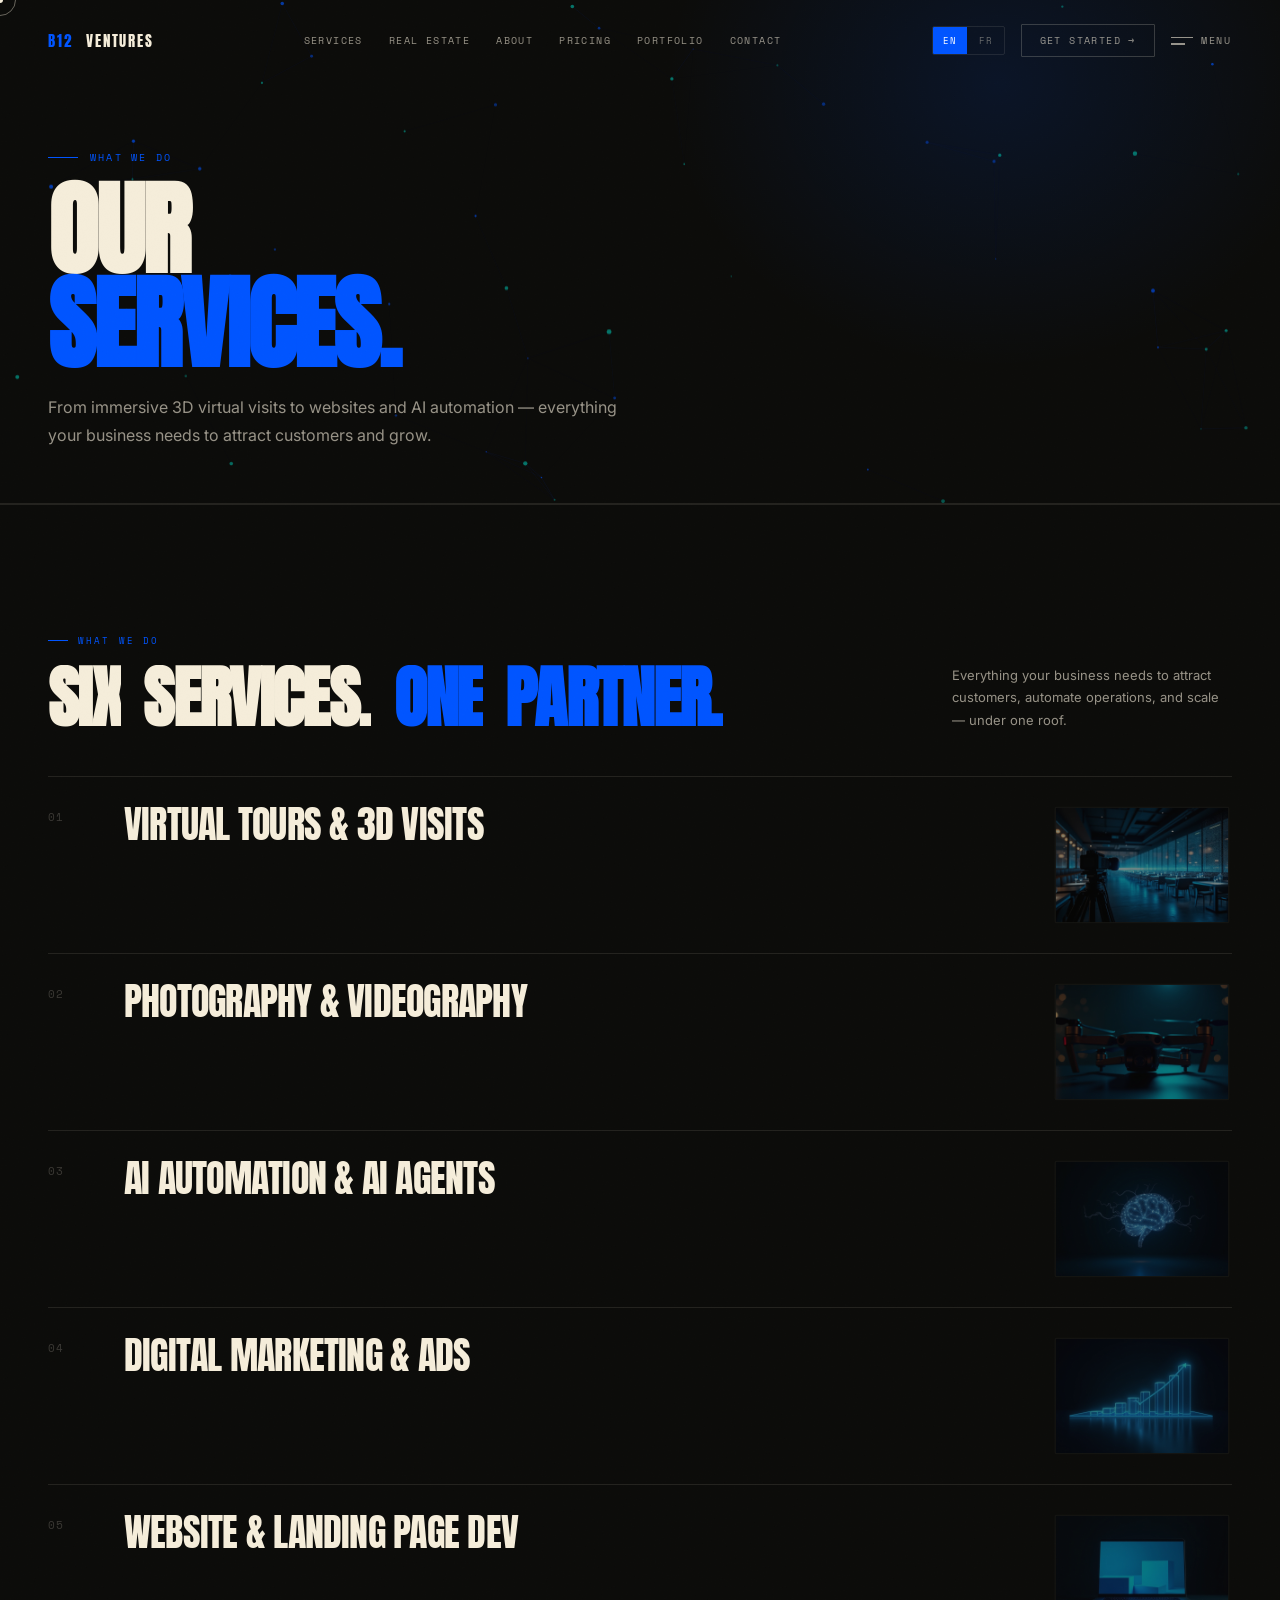
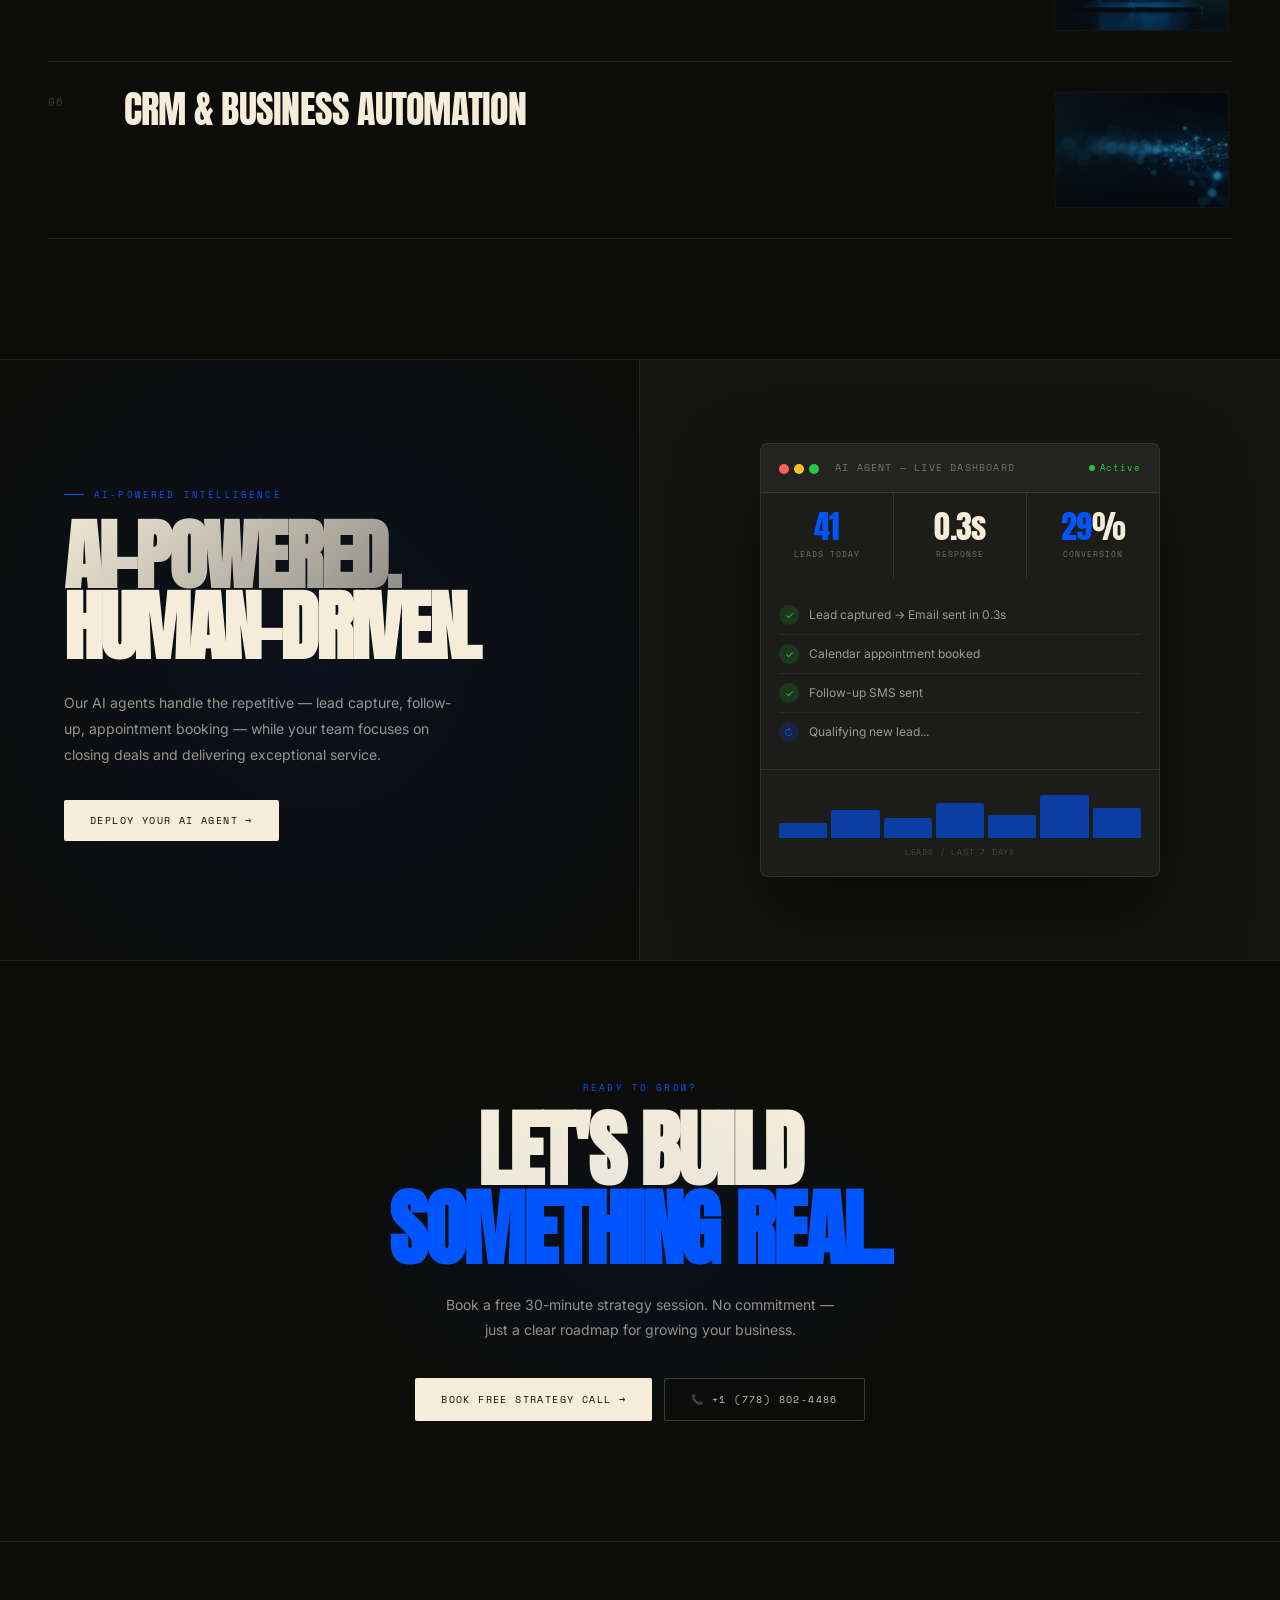
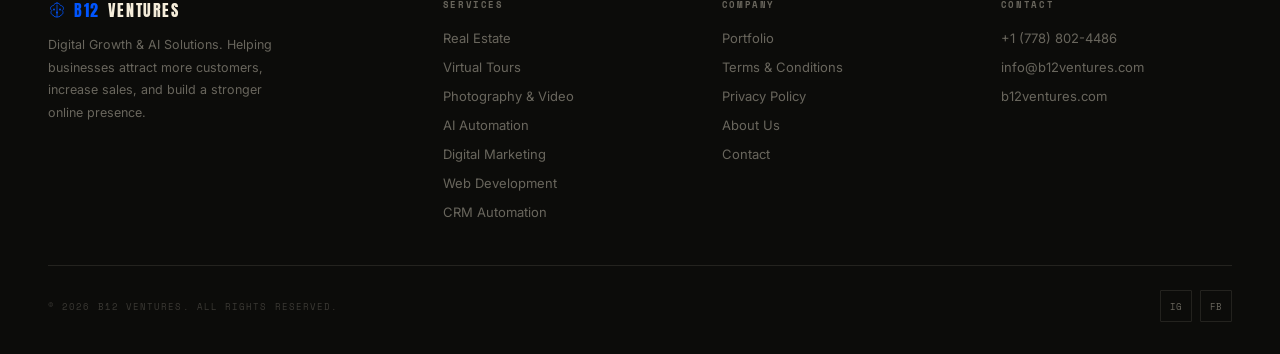
<file: services.html>
<!DOCTYPE html>
<html lang="en" id="html-root">
<head>
<meta charset="UTF-8"/><meta name="viewport" content="width=device-width,initial-scale=1.0"/>
<!-- Meta Pixel Code -->
<script>
!function(f,b,e,v,n,t,s)
{if(f.fbq)return;n=f.fbq=function(){n.callMethod?
n.callMethod.apply(n,arguments):n.queue.push(arguments)};
if(!f._fbq)f._fbq=n;n.push=n;n.loaded=!0;n.version='2.0';
n.queue=[];t=b.createElement(e);t.async=!0;
t.src=v;s=b.getElementsByTagName(e)[0];
s.parentNode.insertBefore(t,s)}(window, document,'script',
'https://connect.facebook.net/en_US/fbevents.js');
fbq('init', '1387499166899119');
fbq('track', 'PageView');
</script>
<noscript><img height="1" width="1" style="display:none"
src="https://www.facebook.com/tr?id=1387499166899119&ev=PageView&noscript=1"
/></noscript>
<!-- End Meta Pixel Code -->
<title>Services — B12 Ventures</title>
<meta name="description" content="Immersive 3D virtual visits, photography & video, AI automation, digital marketing, websites and CRM automation by B12 Ventures."/>
<link rel="canonical" href="https://b12ventures.com/services.html"/>
<meta property="og:type" content="website"/>
<meta property="og:site_name" content="B12 Ventures"/>
<meta property="og:title" content="Services — B12 Ventures"/>
<meta property="og:description" content="Immersive 3D virtual visits, photography & video, AI automation, digital marketing, websites and CRM automation by B12 Ventures."/>
<meta property="og:url" content="https://b12ventures.com/services.html"/>
<meta name="twitter:card" content="summary_large_image"/>
<link rel="preconnect" href="https://fonts.googleapis.com"/>
<link rel="preconnect" href="https://fonts.gstatic.com" crossorigin/>
<link href="https://fonts.googleapis.com/css2?family=Anton&family=Inter:wght@300;400;500;600&family=Space+Mono:ital,wght@0,400;0,700&display=swap" rel="stylesheet"/>
<link rel="stylesheet" href="styles.css"/>
</head>
<body>
<div id="grain" aria-hidden="true"></div>
<div id="cur-dot" aria-hidden="true"></div>
<div id="cur-ring" aria-hidden="true"></div>

<!-- LOADER -->
<div id="loader">
  <div class="ld-logo">B<span>12</span> VENTURES</div>
  <div class="ld-bar"></div>
</div>

<div id="fullmenu" role="dialog" aria-hidden="true">
  <nav class="fm-inner">
    <a class="fm-link" href="index.html"><span data-i18n="nav_home">Home</span></a>
    <a class="fm-link" href="services.html"><span data-i18n="nav_services">Services</span></a>
    <a class="fm-link" href="realestate.html"><span data-i18n="nav_re">Real Estate</span></a>
    <a class="fm-link" href="about.html"><span data-i18n="nav_about">About</span></a>
    <a class="fm-link" href="portfolio.html"><span data-i18n="nav_work">Portfolio</span></a>
    <a class="fm-link" href="pricing.html"><span data-i18n="nav_pricing">Pricing</span></a>
    <a class="fm-link" href="contact.html"><span style="color:var(--blue)" data-i18n="nav_contact">Contact</span></a>
  </nav>
</div>

<nav id="nav">
  <a href="index.html" class="nav-logo"><span class="nav-logo-b">B12</span>&nbsp;VENTURES</a>
  <div class="nav-links" aria-label="Primary">
    <a class="nav-link" href="services.html" data-i18n="nav_services">Services</a>
    <a class="nav-link" href="realestate.html" data-i18n="nav_re">Real Estate</a>
    <a class="nav-link" href="about.html" data-i18n="nav_about">About</a>
    <a class="nav-link" href="pricing.html" data-i18n="nav_pricing">Pricing</a>
    <a class="nav-link" href="portfolio.html" data-i18n="nav_work">Portfolio</a>
    <a class="nav-link" href="contact.html" data-i18n="nav_contact">Contact</a>
  </div>
  <div class="nav-right">
    <div class="lang-sw" role="group" aria-label="Language">
      <button class="lang-btn active" data-lang="en">EN</button>
      <button class="lang-btn" data-lang="fr">FR</button>
    </div>
    <a href="pricing.html#offer" class="nav-cta" data-i18n="nav_cta">Get Started →</a>
    <button class="menu-btn" id="menu-btn" aria-expanded="false">
      <div class="menu-bars" id="menu-bars"><span></span><span></span></div>
      <span id="menu-txt" data-i18n="nav_menu">Menu</span>
    </button>
  </div>
</nav>

<header class="page-hero"><canvas class="qfield" aria-hidden="true"></canvas><div class="wrap">
  <div class="ph-kick">What We Do</div>
  <h1>Our<br/><span class="b">Services.</span></h1>
  <p class="ph-sub">From immersive 3D virtual visits to websites and AI automation — everything your business needs to attract customers and grow.</p>
</div></header>

<!-- SERVICES -->
<section id="services" class="sec">
  <div class="wrap">
    <div class="svc-hd">
      <div>
        <div class="sec-lbl rv" data-i18n="lbl_services">What We Do</div>
        <h2 class="st rv d1">
          <span class="sw"><span class="si" data-i18n="svc_h1">Six</span></span>
          <span class="sw"><span class="si" data-i18n="svc_h2">Services.</span></span>
          <span class="sw" style="color:var(--blue)"><span class="si" data-i18n="svc_h3">One</span></span>
          <span class="sw" style="color:var(--blue)"><span class="si" data-i18n="svc_h4">Partner.</span></span>
        </h2>
      </div>
      <p class="svc-hd-r rv d2" data-i18n="svc_sub">Everything your business needs to attract customers, automate operations, and scale — under one roof.</p>
    </div>
    <div class="svc-list">
      <div class="svc-row rv"><div class="svc-num">01</div><div><div class="svc-nm" data-i18n="s1_name">Virtual Tours &amp; 3D Visits</div><div class="svc-exp"><div class="svc-exp-in"><div class="svc-exp-c" data-i18n="s1_desc">Immersive 3D 360° virtual tours integrated with Google Maps and Google Street View — let customers explore your business from anywhere.<div class="tags"><span class="tag">Immersive 3D</span><span class="tag">Google Street View</span><span class="tag">360° Walkthroughs</span></div></div></div></div></div><div class="svc-img"><img src="svc-tours.jpg" alt="3D virtual tour scanning of a restaurant interior" loading="lazy"/></div></div>
      <div class="svc-row rv d1"><div class="svc-num">02</div><div><div class="svc-nm" data-i18n="s2_name">Photography &amp; Videography</div><div class="svc-exp"><div class="svc-exp-in"><div class="svc-exp-c" data-i18n="s2_desc">High-quality commercial photography, cinematic drone footage, and social-ready reels that convert viewers into customers.<div class="tags"><span class="tag">Commercial Photography</span><span class="tag">Drone Footage</span><span class="tag">Reels</span></div></div></div></div></div><div class="svc-img"><img src="svc-photo.jpg" alt="Cinema camera and drone for commercial photography" loading="lazy"/></div></div>
      <div class="svc-row rv d2"><div class="svc-num">03</div><div><div class="svc-nm" data-i18n="s3_name">AI Automation &amp; AI Agents</div><div class="svc-exp"><div class="svc-exp-in"><div class="svc-exp-c" data-i18n="s3_desc">AI chatbots and voice receptionists that work 24/7 to qualify leads, book appointments, and follow up — automatically.<div class="tags"><span class="tag">AI Chatbots</span><span class="tag">Voice Receptionists</span><span class="tag">Lead Qualification</span></div></div></div></div></div><div class="svc-img"><img src="svc-ai.jpg" alt="AI neural network visualisation" loading="lazy"/></div></div>
      <div class="svc-row rv d3"><div class="svc-num">04</div><div><div class="svc-nm" data-i18n="s4_name">Digital Marketing &amp; Ads</div><div class="svc-exp"><div class="svc-exp-in"><div class="svc-exp-c" data-i18n="s4_desc">Data-driven Google and Meta campaigns that generate qualified leads and grow your visibility with real, measurable ROI.<div class="tags"><span class="tag">Google Ads</span><span class="tag">Meta Ads</span><span class="tag">Local SEO</span></div></div></div></div></div><div class="svc-img"><img src="svc-ads.jpg" alt="Digital marketing analytics growth chart" loading="lazy"/></div></div>
      <div class="svc-row rv d4"><div class="svc-num">05</div><div><div class="svc-nm" data-i18n="s5_name">Website &amp; Landing Page Dev</div><div class="svc-exp"><div class="svc-exp-in"><div class="svc-exp-c" data-i18n="s5_desc">Modern, fast, conversion-focused websites and landing pages built to rank on Google and turn visitors into paying customers.<div class="tags"><span class="tag">Business Websites</span><span class="tag">Landing Pages</span><span class="tag">SEO-Friendly</span></div></div></div></div></div><div class="svc-img"><img src="svc-web.jpg" alt="Modern website design on a laptop" loading="lazy"/></div></div>
      <div class="svc-row rv d5"><div class="svc-num">06</div><div><div class="svc-nm" data-i18n="s6_name">CRM &amp; Business Automation</div><div class="svc-exp"><div class="svc-exp-in"><div class="svc-exp-c" data-i18n="s6_desc">Centralize operations with Go High Level CRM, automated pipelines, email/SMS workflows, and full customer journey automation.<div class="tags"><span class="tag">GHL CRM</span><span class="tag">Sales Pipelines</span><span class="tag">Email &amp; SMS</span></div></div></div></div></div><div class="svc-img"><img src="svc-crm.jpg" alt="CRM automation workflow network" loading="lazy"/></div></div>
    </div>
  </div>
</section>

<!-- SPLITE SECTION -->
<section id="splite">
  <div class="splite-wrap">
    <div class="splite-left" id="splite-left">
      <div class="splite-spotlight" id="splite-sl"></div>
      <div class="splite-left-content">
        <div class="splite-sup rv" data-i18n="splite_lbl">AI-Powered Intelligence</div>
        <h2 class="splite-h rv d1">
          <span class="gr" data-i18n="splite_h1">AI-Powered.</span><br/>
          <span data-i18n="splite_h2">Human-Driven.</span>
        </h2>
        <p class="splite-p rv d2" data-i18n="splite_p">Our AI agents handle the repetitive — lead capture, follow-up, appointment booking — while your team focuses on closing deals and delivering exceptional service.</p>
        <a href="contact.html" class="btn btn-solid rv d3" style="display:inline-flex"><span data-i18n="splite_cta">Deploy Your AI Agent →</span></a>
      </div>
    </div>
    <div class="splite-right">
      <div class="ai-card" id="ai-card">
        <div class="ai-card-bar">
          <div class="ai-card-dots"><span class="d1"></span><span class="d2"></span><span class="d3"></span></div>
          <span class="ai-card-title" data-i18n="card_title">AI Agent — Live Dashboard</span>
          <div class="ai-status" data-i18n="card_status">Active</div>
        </div>
        <div class="ai-metrics">
          <div class="ai-metric"><div class="ai-m-val blue cnt" data-to="47">0</div><div class="ai-m-lbl" data-i18n="card_m1">Leads Today</div></div>
          <div class="ai-metric"><div class="ai-m-val">0.3s</div><div class="ai-m-lbl" data-i18n="card_m2">Response</div></div>
          <div class="ai-metric"><div class="ai-m-val"><span class="cnt" data-to="34">0</span>%</div><div class="ai-m-lbl" data-i18n="card_m3">Conversion</div></div>
        </div>
        <div class="ai-feed">
          <div class="ai-feed-row"><div class="ai-feed-ic done">✓</div><span data-i18n="feed1">Lead captured → Email sent in 0.3s</span></div>
          <div class="ai-feed-row"><div class="ai-feed-ic done">✓</div><span data-i18n="feed2">Calendar appointment booked</span></div>
          <div class="ai-feed-row"><div class="ai-feed-ic done">✓</div><span data-i18n="feed3">Follow-up SMS sent</span></div>
          <div class="ai-feed-row"><div class="ai-feed-ic spin">↻</div><span id="feed-live" data-i18n="feed4">Qualifying new lead...</span></div>
        </div>
        <div class="ai-graph">
          <div class="ai-graph-bars" id="ai-bars"></div>
          <div class="ai-graph-lbl" data-i18n="card_graph">Leads / Last 7 Days</div>
        </div>
      </div>
    </div>
  </div>
</section>

<!-- CTA -->
<section id="ctaband">
  <div class="wrap">
    <span class="cta-sup rv" data-i18n="cta_sup">Ready to Grow?</span>
    <h2 class="cta-h rv d1"><span data-i18n="cta_h1">Let's Build</span><br/><span style="color:var(--blue)" data-i18n="cta_h2">Something Real.</span></h2>
    <p class="cta-sub rv d2" data-i18n="cta_sub">Book a free 30-minute strategy session. No commitment — just a clear roadmap for growing your business.</p>
    <div class="cta-btns rv d3">
      <a href="contact.html" class="btn btn-solid"><span data-i18n="cta_btn1">Book Free Strategy Call →</span></a>
      <a href="tel:+17788024486" class="btn btn-border"><span>📞 +1 (778) 802-4486</span></a>
    </div>
  </div>
</section>

<!-- FOOTER -->
<footer>
  <div class="wrap">
    <div class="ft-grid">
      <div>
        <div class="ft-wm">
          <svg width="18" height="18" viewBox="0 0 36 36" fill="none" stroke="currentColor" stroke-width="1.6" stroke-linecap="round" style="color:var(--blue)"><path d="M18 4C14.5 4 12 6.5 11 9C8.5 9 5 11 5 14.5C5 16.5 6 18 7.5 19C6.5 20 6 21.5 6 23C6 25.5 7.5 27.5 10 28C10.5 29.5 12 31 14 31.5L18 32L22 31.5C24 31 25.5 29.5 26 28C28.5 27.5 30 25.5 30 23C30 21.5 29.5 20 28.5 19C30 18 31 16.5 31 14.5C31 11 27.5 9 25 9C24 6.5 21.5 4 18 4Z"/><line x1="18" y1="8" x2="18" y2="32"/><circle cx="12" cy="17" r="1.8" fill="currentColor" stroke="none"/><circle cx="24" cy="17" r="1.8" fill="currentColor" stroke="none"/><circle cx="18" cy="23" r="1.8" fill="currentColor" stroke="none"/></svg>
          <span class="ft-acc">B12</span> VENTURES
        </div>
        <p class="ft-desc" data-i18n="ft_desc">Digital Growth &amp; AI Solutions. Helping businesses attract more customers, increase sales, and build a stronger online presence.</p>
      </div>
      <div class="ft-col"><h5 data-i18n="ft_services">Services</h5><ul>
        <li><a href="realestate.html" data-i18n="nav_re">Real Estate</a></li>
        <li><a href="services.html" data-i18n="s1_name">Virtual Tours</a></li>
        <li><a href="services.html" data-i18n="s2_name">Photography &amp; Video</a></li>
        <li><a href="services.html" data-i18n="s3_name">AI Automation</a></li>
        <li><a href="services.html" data-i18n="s4_name">Digital Marketing</a></li>
        <li><a href="services.html" data-i18n="s5_name">Web Development</a></li>
        <li><a href="services.html" data-i18n="s6_name">CRM Automation</a></li>
      </ul></div>
      <div class="ft-col"><h5 data-i18n="ft_company">Company</h5><ul>
        <li><a href="portfolio.html" data-i18n="nav_work">Portfolio</a></li>
        <li><a href="terms.html" data-i18n="ft_terms">Terms &amp; Conditions</a></li>
        <li><a href="privacy.html" data-i18n="ft_privacy">Privacy Policy</a></li>
        <li><a href="about.html" data-i18n="nav_about">About Us</a></li>
        <li><a href="contact.html" data-i18n="nav_contact">Contact</a></li>
      </ul></div>
      <div class="ft-col"><h5 data-i18n="ft_contact">Contact</h5><ul>
        <li><a href="tel:+17788024486">+1 (778) 802-4486</a></li>
        <li><a href="mailto:info@b12ventures.com">info@b12ventures.com</a></li>
        <li><a href="#">b12ventures.com</a></li>
      </ul></div>
    </div>
    <div class="ft-bot">
      <span class="ft-copy">© 2025 B12 Ventures. All rights reserved.</span>
      <div class="ft-soc">
        <a class="soc" href="https://www.instagram.com/b12_ventures" target="_blank" rel="noopener" aria-label="Instagram">IG</a>
        <a class="soc" href="https://www.facebook.com/share/1BkzSPRauB/" target="_blank" rel="noopener" aria-label="Facebook">FB</a>
      </div>
    </div>
  </div>
</footer>

<script src="app.js"></script>
<script src="https://widgets.leadconnectorhq.com/loader.js" data-resources-url="https://widgets.leadconnectorhq.com/chat-widget/loader.js" data-widget-id="6a6429a8b92307bb1e543893" data-source="WEB_USER"></script>
</body>
</html>
</file>
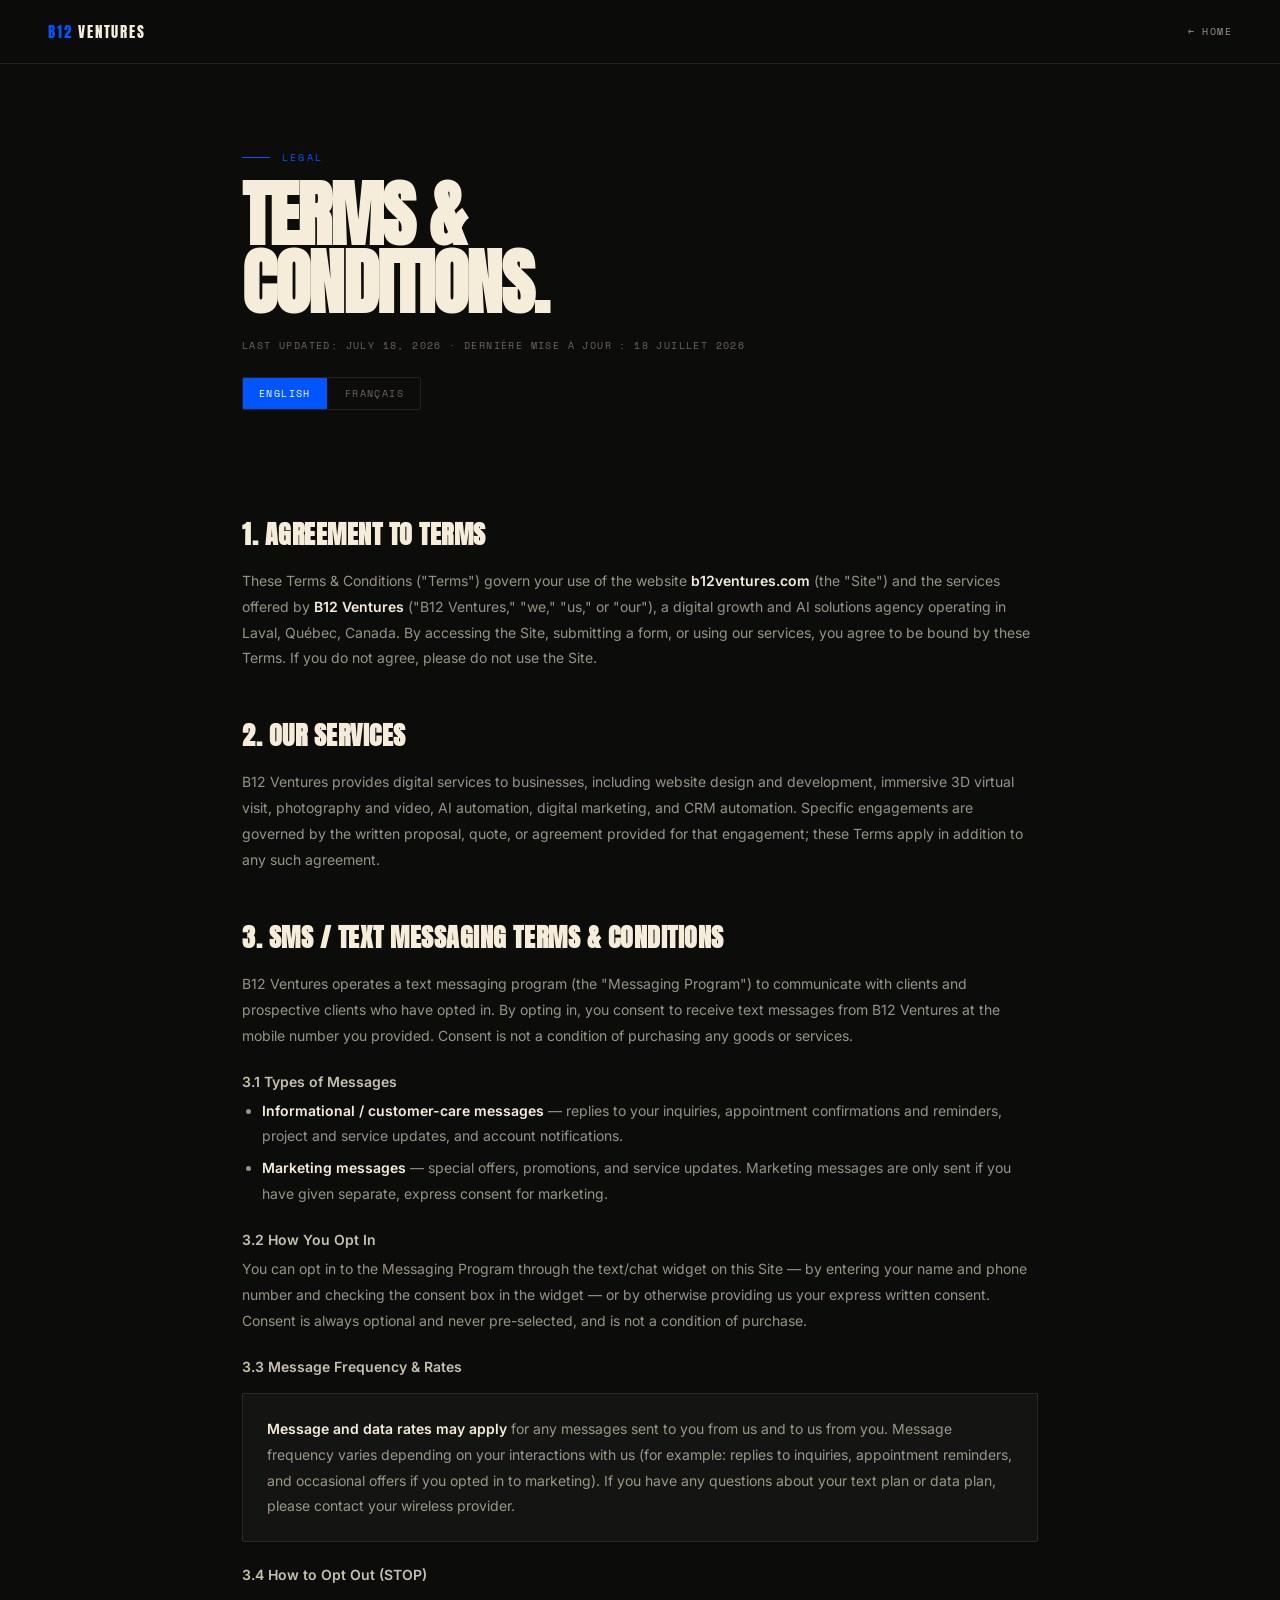
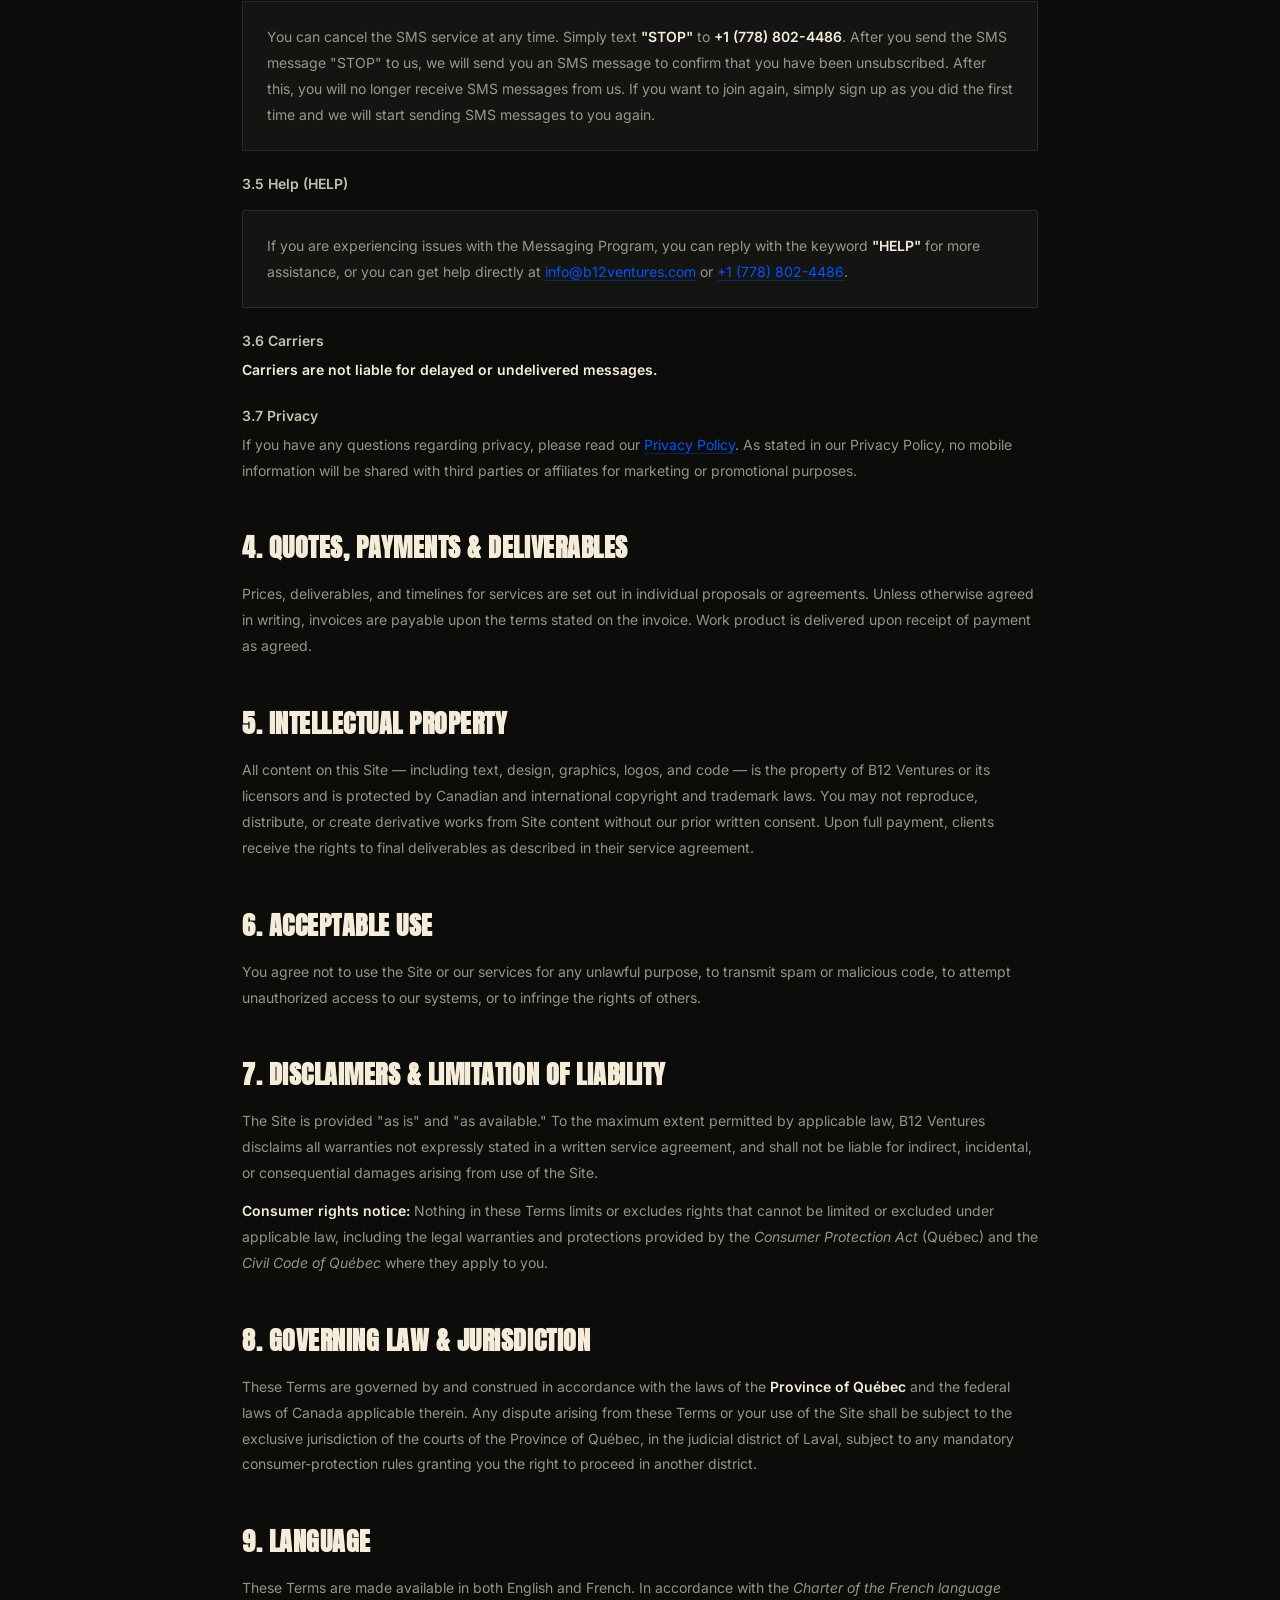
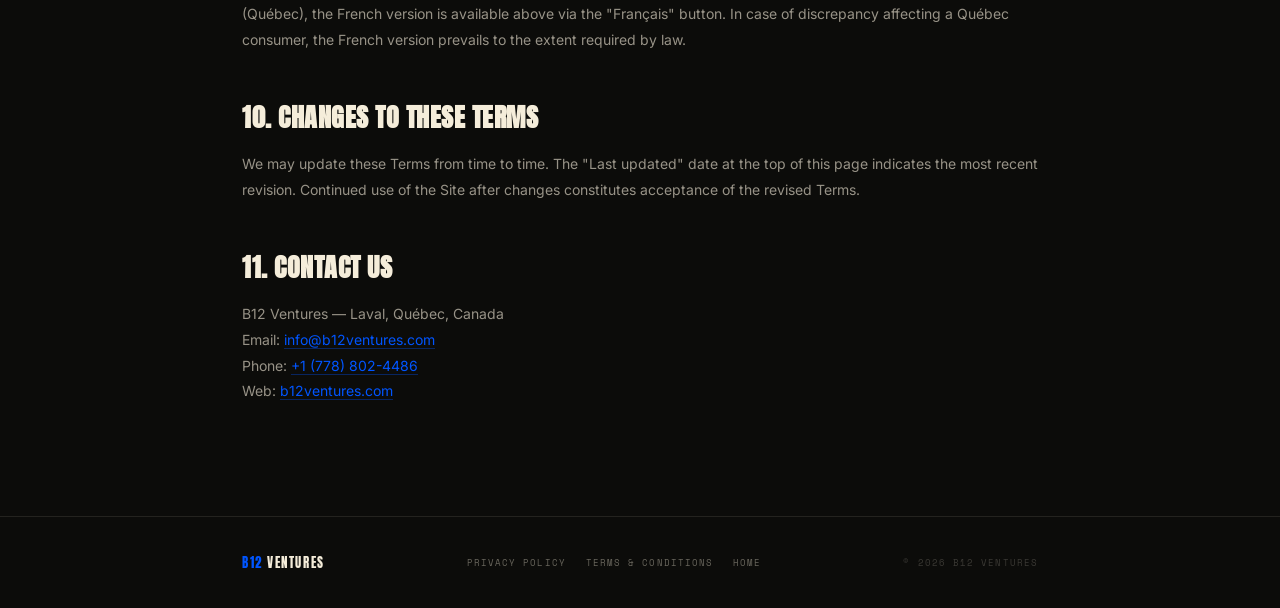
<file: terms.html>
<!DOCTYPE html>
<html lang="en">
<head>
<meta charset="UTF-8"/><meta name="viewport" content="width=device-width,initial-scale=1.0"/>
<!-- Meta Pixel Code -->
<script>
!function(f,b,e,v,n,t,s)
{if(f.fbq)return;n=f.fbq=function(){n.callMethod?
n.callMethod.apply(n,arguments):n.queue.push(arguments)};
if(!f._fbq)f._fbq=n;n.push=n;n.loaded=!0;n.version='2.0';
n.queue=[];t=b.createElement(e);t.async=!0;
t.src=v;s=b.getElementsByTagName(e)[0];
s.parentNode.insertBefore(t,s)}(window, document,'script',
'https://connect.facebook.net/en_US/fbevents.js');
fbq('init', '1387499166899119');
fbq('track', 'PageView');
</script>
<noscript><img height="1" width="1" style="display:none"
src="https://www.facebook.com/tr?id=1387499166899119&ev=PageView&noscript=1"
/></noscript>
<!-- End Meta Pixel Code -->
<title>Terms &amp; Conditions — B12 VENTURES</title>
<meta name="description" content="Terms and Conditions of B12 Ventures, including our SMS/text messaging program terms (opt-in, STOP, HELP, message frequency and rates)."/>
<link rel="preconnect" href="https://fonts.googleapis.com"/>
<link rel="preconnect" href="https://fonts.gstatic.com" crossorigin/>
<link href="https://fonts.googleapis.com/css2?family=Anton&family=Inter:wght@300;400;500;600&family=Space+Mono:ital,wght@0,400;0,700&display=swap" rel="stylesheet"/>
<style>
:root{
  --bg:#0c0c0a;--bg2:#141412;--cream:#f5edda;--c80:rgba(245,237,218,.8);--c60:rgba(245,237,218,.6);
  --c40:rgba(245,237,218,.4);--c20:rgba(245,237,218,.2);--c10:rgba(245,237,218,.1);
  --blue:#0055ff;--mono:'Space Mono',monospace;--disp:'Anton',sans-serif;--body:'Inter',sans-serif;
  --ease-out:cubic-bezier(.16,1,.3,1);
}
*,*::before,*::after{box-sizing:border-box;margin:0;padding:0}
html{scrollbar-width:thin;scrollbar-color:var(--c20) transparent}
body{font-family:var(--body);background:var(--bg);color:var(--cream);-webkit-font-smoothing:antialiased}
a{color:inherit;text-decoration:none}
button{cursor:pointer;font-family:inherit;border:none;background:none;color:inherit}
#nav{position:fixed;top:0;left:0;right:0;z-index:1000;display:flex;align-items:center;justify-content:space-between;padding:20px 48px;background:rgba(12,12,10,.92);backdrop-filter:blur(20px);border-bottom:1px solid var(--c10)}
.nav-logo{font-family:var(--disp);font-size:15px;letter-spacing:.12em}
.nav-logo-b{color:var(--blue)}
.nav-back{font-family:var(--mono);font-size:10px;letter-spacing:.14em;text-transform:uppercase;color:var(--c60)}
.nav-back:hover{color:var(--cream)}
.wrap{max-width:860px;margin:0 auto;padding:0 32px}
header{padding:150px 0 40px}
.kicker{font-family:var(--mono);font-size:10px;letter-spacing:.22em;text-transform:uppercase;color:var(--blue);display:flex;align-items:center;gap:12px;margin-bottom:16px}
.kicker::before{content:'';width:28px;height:1px;background:var(--blue)}
h1{font-family:var(--disp);font-size:clamp(38px,7vw,72px);letter-spacing:-.02em;line-height:.95;text-transform:uppercase;margin-bottom:20px}
.updated{font-family:var(--mono);font-size:10px;letter-spacing:.14em;text-transform:uppercase;color:var(--c40)}
.langtog{display:inline-flex;gap:2px;border:1px solid var(--c10);border-radius:2px;overflow:hidden;margin-top:24px}
.langtog button{font-family:var(--mono);font-size:10px;letter-spacing:.14em;text-transform:uppercase;padding:8px 16px;color:var(--c40)}
.langtog button.on{background:var(--blue);color:#fff}
main{padding:20px 0 100px}
h2{font-family:var(--disp);font-size:clamp(19px,2.4vw,26px);letter-spacing:.02em;text-transform:uppercase;margin:44px 0 14px;color:var(--cream)}
h3{font-size:14px;font-weight:600;margin:24px 0 8px;color:var(--c80)}
p,li{font-size:14px;line-height:1.85;color:var(--c60);margin-bottom:12px}
ul{padding-left:20px;margin-bottom:12px}
li{margin-bottom:6px}
strong{color:var(--cream);font-weight:600}
a.lnk{color:var(--blue);border-bottom:1px solid rgba(0,85,255,.35)}
.box{border:1px solid var(--c10);background:var(--bg2);padding:22px 24px;border-radius:2px;margin:18px 0}
.box p:last-child{margin-bottom:0}
footer{border-top:1px solid var(--c10);padding:36px 0}
.ft{display:flex;align-items:center;justify-content:space-between;flex-wrap:wrap;gap:14px}
.ft-wm{font-family:var(--disp);font-size:13px;letter-spacing:.12em}
.ft-acc{color:var(--blue)}
.ft-l{font-family:var(--mono);font-size:9px;letter-spacing:.12em;text-transform:uppercase;color:var(--c40)}
.ft-l:hover{color:var(--cream)}
#fr{display:none}
html.show-fr #en{display:none}
html.show-fr #fr{display:block}
@media(max-width:768px){#nav{padding:16px 24px}header{padding:120px 0 30px}}
</style>
</head>
<body>
<nav id="nav">
  <a href="index.html" class="nav-logo"><span class="nav-logo-b">B12</span>&nbsp;VENTURES</a>
  <a href="index.html" class="nav-back">← Home</a>
</nav>

<header>
  <div class="wrap">
    <div class="kicker">Legal</div>
    <h1>Terms &amp;<br/>Conditions.</h1>
    <div class="updated">Last updated: July 18, 2026 · Dernière mise à jour : 18 juillet 2026</div>
    <div class="langtog">
      <button id="btn-en" class="on" onclick="setL('en')">English</button>
      <button id="btn-fr" onclick="setL('fr')">Français</button>
    </div>
  </div>
</header>

<main>
  <div class="wrap">

  <!-- ============ ENGLISH ============ -->
  <div id="en" lang="en">

    <h2>1. Agreement to Terms</h2>
    <p>These Terms &amp; Conditions ("Terms") govern your use of the website <strong>b12ventures.com</strong> (the "Site") and the services offered by <strong>B12 Ventures</strong> ("B12 Ventures," "we," "us," or "our"), a digital growth and AI solutions agency operating in Laval, Québec, Canada. By accessing the Site, submitting a form, or using our services, you agree to be bound by these Terms. If you do not agree, please do not use the Site.</p>

    <h2>2. Our Services</h2>
    <p>B12 Ventures provides digital services to businesses, including website design and development, immersive 3D virtual visit, photography and video, AI automation, digital marketing, and CRM automation. Specific engagements are governed by the written proposal, quote, or agreement provided for that engagement; these Terms apply in addition to any such agreement.</p>

    <h2>3. SMS / Text Messaging Terms &amp; Conditions</h2>
    <p>B12 Ventures operates a text messaging program (the "Messaging Program") to communicate with clients and prospective clients who have opted in. By opting in, you consent to receive text messages from B12 Ventures at the mobile number you provided. Consent is not a condition of purchasing any goods or services.</p>

    <h3>3.1 Types of Messages</h3>
    <ul>
      <li><strong>Informational / customer-care messages</strong> — replies to your inquiries, appointment confirmations and reminders, project and service updates, and account notifications.</li>
      <li><strong>Marketing messages</strong> — special offers, promotions, and service updates. Marketing messages are only sent if you have given separate, express consent for marketing.</li>
    </ul>

    <h3>3.2 How You Opt In</h3>
    <p>You can opt in to the Messaging Program through the text/chat widget on this Site — by entering your name and phone number and checking the consent box in the widget — or by otherwise providing us your express written consent. Consent is always optional and never pre-selected, and is not a condition of purchase.</p>

    <h3>3.3 Message Frequency &amp; Rates</h3>
    <div class="box">
      <p><strong>Message and data rates may apply</strong> for any messages sent to you from us and to us from you. Message frequency varies depending on your interactions with us (for example: replies to inquiries, appointment reminders, and occasional offers if you opted in to marketing). If you have any questions about your text plan or data plan, please contact your wireless provider.</p>
    </div>

    <h3>3.4 How to Opt Out (STOP)</h3>
    <div class="box">
      <p>You can cancel the SMS service at any time. Simply text <strong>"STOP"</strong> to <strong>+1 (778) 802-4486</strong>. After you send the SMS message "STOP" to us, we will send you an SMS message to confirm that you have been unsubscribed. After this, you will no longer receive SMS messages from us. If you want to join again, simply sign up as you did the first time and we will start sending SMS messages to you again.</p>
    </div>

    <h3>3.5 Help (HELP)</h3>
    <div class="box">
      <p>If you are experiencing issues with the Messaging Program, you can reply with the keyword <strong>"HELP"</strong> for more assistance, or you can get help directly at <a class="lnk" href="mailto:info@b12ventures.com">info@b12ventures.com</a> or <a class="lnk" href="tel:+17788024486">+1 (778) 802-4486</a>.</p>
    </div>

    <h3>3.6 Carriers</h3>
    <p><strong>Carriers are not liable for delayed or undelivered messages.</strong></p>

    <h3>3.7 Privacy</h3>
    <p>If you have any questions regarding privacy, please read our <a class="lnk" href="privacy.html">Privacy Policy</a>. As stated in our Privacy Policy, no mobile information will be shared with third parties or affiliates for marketing or promotional purposes.</p>

    <h2>4. Quotes, Payments &amp; Deliverables</h2>
    <p>Prices, deliverables, and timelines for services are set out in individual proposals or agreements. Unless otherwise agreed in writing, invoices are payable upon the terms stated on the invoice. Work product is delivered upon receipt of payment as agreed.</p>

    <h2>5. Intellectual Property</h2>
    <p>All content on this Site — including text, design, graphics, logos, and code — is the property of B12 Ventures or its licensors and is protected by Canadian and international copyright and trademark laws. You may not reproduce, distribute, or create derivative works from Site content without our prior written consent. Upon full payment, clients receive the rights to final deliverables as described in their service agreement.</p>

    <h2>6. Acceptable Use</h2>
    <p>You agree not to use the Site or our services for any unlawful purpose, to transmit spam or malicious code, to attempt unauthorized access to our systems, or to infringe the rights of others.</p>

    <h2>7. Disclaimers &amp; Limitation of Liability</h2>
    <p>The Site is provided "as is" and "as available." To the maximum extent permitted by applicable law, B12 Ventures disclaims all warranties not expressly stated in a written service agreement, and shall not be liable for indirect, incidental, or consequential damages arising from use of the Site.</p>
    <p><strong>Consumer rights notice:</strong> Nothing in these Terms limits or excludes rights that cannot be limited or excluded under applicable law, including the legal warranties and protections provided by the <em>Consumer Protection Act</em> (Québec) and the <em>Civil Code of Québec</em> where they apply to you.</p>

    <h2>8. Governing Law &amp; Jurisdiction</h2>
    <p>These Terms are governed by and construed in accordance with the laws of the <strong>Province of Québec</strong> and the federal laws of Canada applicable therein. Any dispute arising from these Terms or your use of the Site shall be subject to the exclusive jurisdiction of the courts of the Province of Québec, in the judicial district of Laval, subject to any mandatory consumer-protection rules granting you the right to proceed in another district.</p>

    <h2>9. Language</h2>
    <p>These Terms are made available in both English and French. In accordance with the <em>Charter of the French language</em> (Québec), the French version is available above via the "Français" button. In case of discrepancy affecting a Québec consumer, the French version prevails to the extent required by law.</p>

    <h2>10. Changes to These Terms</h2>
    <p>We may update these Terms from time to time. The "Last updated" date at the top of this page indicates the most recent revision. Continued use of the Site after changes constitutes acceptance of the revised Terms.</p>

    <h2>11. Contact Us</h2>
    <p>B12 Ventures — Laval, Québec, Canada<br/>
    Email: <a class="lnk" href="mailto:info@b12ventures.com">info@b12ventures.com</a><br/>
    Phone: <a class="lnk" href="tel:+17788024486">+1 (778) 802-4486</a><br/>
    Web: <a class="lnk" href="https://b12ventures.com">b12ventures.com</a></p>
  </div>

  <!-- ============ FRANÇAIS ============ -->
  <div id="fr" lang="fr">

    <h2>1. Acceptation des conditions</h2>
    <p>Les présentes Conditions générales (« Conditions ») régissent votre utilisation du site web <strong>b12ventures.com</strong> (le « Site ») et des services offerts par <strong>B12 Ventures</strong> (« B12 Ventures », « nous »), une agence de croissance numérique et de solutions d'IA exerçant ses activités à Laval, Québec, Canada. En accédant au Site, en soumettant un formulaire ou en utilisant nos services, vous acceptez d'être lié par ces Conditions. Si vous n'êtes pas d'accord, veuillez ne pas utiliser le Site.</p>

    <h2>2. Nos services</h2>
    <p>B12 Ventures fournit des services numériques aux entreprises : conception et développement de sites web, visites virtuelles 3D immersives, photographie et vidéo, automatisation par IA, marketing numérique et automatisation CRM. Chaque mandat est régi par la proposition, la soumission ou le contrat écrit qui s'y rapporte ; les présentes Conditions s'appliquent en complément.</p>

    <h2>3. Conditions du programme de messagerie texte (SMS)</h2>
    <p>B12 Ventures exploite un programme de messagerie texte (le « Programme ») pour communiquer avec les clients et clients potentiels qui y ont consenti. En vous inscrivant, vous consentez à recevoir des messages texte de B12 Ventures au numéro de mobile fourni. Le consentement n'est pas une condition d'achat de biens ou de services.</p>

    <h3>3.1 Types de messages</h3>
    <ul>
      <li><strong>Messages informationnels / service à la clientèle</strong> — réponses à vos demandes, confirmations et rappels de rendez-vous, suivis de projet et notifications de compte.</li>
      <li><strong>Messages promotionnels</strong> — offres spéciales, promotions et nouveautés. Ces messages ne sont envoyés que si vous avez donné un consentement exprès distinct au volet marketing.</li>
    </ul>

    <h3>3.2 Comment s'inscrire</h3>
    <p>Vous pouvez vous inscrire au Programme via le widget de clavardage/texto du Site — en saisissant votre nom et votre numéro de téléphone et en cochant la case de consentement du widget — ou en nous fournissant autrement votre consentement exprès écrit. Le consentement est toujours facultatif, jamais précoché, et n'est pas une condition d'achat.</p>

    <h3>3.3 Fréquence des messages et tarifs</h3>
    <div class="box">
      <p><strong>Des frais de messagerie et de données peuvent s'appliquer</strong> pour tout message que nous vous envoyons et que vous nous envoyez. La fréquence des messages varie selon vos interactions avec nous (par exemple : réponses à vos demandes, rappels de rendez-vous et offres occasionnelles si vous avez consenti au volet marketing). Pour toute question sur votre forfait texte ou données, veuillez contacter votre fournisseur de services sans fil.</p>
    </div>

    <h3>3.4 Désabonnement (STOP)</h3>
    <div class="box">
      <p>Vous pouvez annuler le service SMS à tout moment. Il suffit de texter <strong>« STOP »</strong> au <strong>+1 (778) 802-4486</strong>. Après l'envoi du message « STOP », nous vous enverrons un SMS confirmant votre désabonnement. Vous ne recevrez plus de messages de notre part par la suite. Pour vous réinscrire, inscrivez-vous simplement comme la première fois et nous recommencerons à vous envoyer des messages.</p>
    </div>

    <h3>3.5 Aide (HELP)</h3>
    <div class="box">
      <p>Si vous éprouvez des difficultés avec le Programme, répondez avec le mot-clé <strong>« HELP »</strong> pour obtenir de l'assistance, ou contactez-nous directement à <a class="lnk" href="mailto:info@b12ventures.com">info@b12ventures.com</a> ou au <a class="lnk" href="tel:+17788024486">+1 (778) 802-4486</a>.</p>
    </div>

    <h3>3.6 Fournisseurs de services sans fil</h3>
    <p><strong>Les fournisseurs de services sans fil ne sont pas responsables des messages retardés ou non livrés.</strong></p>

    <h3>3.7 Vie privée</h3>
    <p>Pour toute question relative à la vie privée, veuillez consulter notre <a class="lnk" href="privacy.html">Politique de confidentialité</a>. Comme il y est indiqué, aucune information mobile ne sera partagée avec des tiers ou des sociétés affiliées à des fins de marketing ou de promotion.</p>

    <h2>4. Soumissions, paiements et livrables</h2>
    <p>Les prix, livrables et échéanciers sont précisés dans les propositions ou contrats individuels. Sauf entente écrite contraire, les factures sont payables selon les modalités qui y sont indiquées.</p>

    <h2>5. Propriété intellectuelle</h2>
    <p>Tout le contenu du Site — textes, design, graphiques, logos et code — appartient à B12 Ventures ou à ses concédants et est protégé par les lois canadiennes et internationales sur le droit d'auteur et les marques. Toute reproduction sans consentement écrit préalable est interdite. Après paiement complet, le client reçoit les droits sur les livrables finaux tels que décrits à son contrat de service.</p>

    <h2>6. Utilisation acceptable</h2>
    <p>Vous vous engagez à ne pas utiliser le Site ou nos services à des fins illégales, pour transmettre du pourriel ou du code malveillant, pour tenter d'accéder sans autorisation à nos systèmes, ou pour porter atteinte aux droits d'autrui.</p>

    <h2>7. Exclusions et limitation de responsabilité</h2>
    <p>Le Site est fourni « tel quel » et « selon la disponibilité ». Dans la mesure maximale permise par la loi applicable, B12 Ventures décline toute garantie non expressément stipulée dans un contrat de service écrit et ne peut être tenue responsable des dommages indirects ou consécutifs découlant de l'utilisation du Site.</p>
    <p><strong>Avis — droits des consommateurs :</strong> Rien dans les présentes Conditions ne limite ni n'exclut les droits qui ne peuvent l'être en vertu de la loi applicable, notamment les garanties légales et protections prévues par la <em>Loi sur la protection du consommateur</em> (Québec) et le <em>Code civil du Québec</em> lorsqu'elles s'appliquent à vous.</p>

    <h2>8. Droit applicable et juridiction</h2>
    <p>Les présentes Conditions sont régies par les lois de la <strong>province de Québec</strong> et les lois fédérales du Canada qui s'y appliquent. Tout litige relève de la compétence exclusive des tribunaux du Québec, district judiciaire de Laval, sous réserve des règles impératives de protection du consommateur.</p>

    <h2>9. Langue</h2>
    <p>Les présentes Conditions sont offertes en français et en anglais, conformément à la <em>Charte de la langue française</em>. En cas de divergence concernant un consommateur québécois, la version française prévaut dans la mesure requise par la loi.</p>

    <h2>10. Modifications</h2>
    <p>Nous pouvons mettre à jour ces Conditions de temps à autre. La date de « Dernière mise à jour » en haut de la page indique la révision la plus récente.</p>

    <h2>11. Nous joindre</h2>
    <p>B12 Ventures — Laval, Québec, Canada<br/>
    Courriel : <a class="lnk" href="mailto:info@b12ventures.com">info@b12ventures.com</a><br/>
    Téléphone : <a class="lnk" href="tel:+17788024486">+1 (778) 802-4486</a><br/>
    Web : <a class="lnk" href="https://b12ventures.com">b12ventures.com</a></p>
  </div>

  </div>
</main>

<footer>
  <div class="wrap">
    <div class="ft">
      <div class="ft-wm"><span class="ft-acc">B12</span> VENTURES</div>
      <div style="display:flex;gap:20px">
        <a class="ft-l" href="privacy.html">Privacy Policy</a>
        <a class="ft-l" href="terms.html">Terms &amp; Conditions</a>
        <a class="ft-l" href="index.html">Home</a>
      </div>
      <span class="ft-l" style="color:var(--c20)">© 2026 B12 Ventures</span>
    </div>
  </div>
</footer>

<script>
function setL(l){
  document.documentElement.classList.toggle('show-fr',l==='fr');
  document.getElementById('btn-en').classList.toggle('on',l==='en');
  document.getElementById('btn-fr').classList.toggle('on',l==='fr');
  document.documentElement.setAttribute('lang',l);
}
</script>
</body>
</html>
</file>
<file: styles.css>
:root{
  --bg:#0c0c0a;--bg2:#141412;--bg3:#1c1c19;
  --cream:#f5edda;--c80:rgba(245,237,218,.8);--c60:rgba(245,237,218,.6);
  --c40:rgba(245,237,218,.4);--c20:rgba(245,237,218,.2);--c10:rgba(245,237,218,.1);
  --c06:rgba(245,237,218,.06);--c03:rgba(245,237,218,.03);
  --blue:#0055ff;--blue-lo:rgba(0,85,255,.15);
  --mono:'Space Mono',monospace;--disp:'Anton',sans-serif;--body:'Inter',sans-serif;
  --ease-out:cubic-bezier(.16,1,.3,1);--ease-in:cubic-bezier(.7,0,.84,0);
}
*,*::before,*::after{box-sizing:border-box;margin:0;padding:0}
html{scrollbar-width:thin;scrollbar-color:var(--c20) transparent}
section[id]{scroll-margin-top:78px}
::-webkit-scrollbar{width:3px}::-webkit-scrollbar-thumb{background:var(--c20);border-radius:2px}
body{font-family:var(--body);background:var(--bg);color:var(--cream);overflow-x:hidden;-webkit-font-smoothing:antialiased}
a{color:inherit;text-decoration:none}
button{cursor:pointer;font-family:inherit;border:none;background:none;color:inherit}
body:not(.touch) *{cursor:none}

/* GRAIN */
#grain{position:fixed;inset:-100%;width:300%;height:300%;
  background-image:url("data:image/svg+xml,%3Csvg xmlns='http://www.w3.org/2000/svg' width='512' height='512'%3E%3Cfilter id='n'%3E%3CfeTurbulence type='fractalNoise' baseFrequency='.75' numOctaves='4' stitchTiles='stitch'/%3E%3C/filter%3E%3Crect width='100%25' height='100%25' filter='url(%23n)' opacity='.06'/%3E%3C/svg%3E");
  opacity:.18;pointer-events:none;z-index:9000;animation:grain .3s steps(3) infinite}
@keyframes grain{0%,100%{transform:translate(0,0)}25%{transform:translate(-2%,-3%)}50%{transform:translate(3%,2%)}75%{transform:translate(-1%,4%)}}

/* CURSOR */
#cur-dot{position:fixed;width:6px;height:6px;background:var(--cream);border-radius:50%;pointer-events:none;z-index:9999;transform:translate(-50%,-50%);transition:width .2s var(--ease-out),height .2s,opacity .2s}
#cur-ring{position:fixed;width:32px;height:32px;border:1px solid var(--c40);border-radius:50%;pointer-events:none;z-index:9998;transform:translate(-50%,-50%);transition:width .15s var(--ease-out),height .15s,border-color .2s}
#cur-dot.hv{width:0;height:0;opacity:0}
#cur-ring.hv{width:52px;height:52px;border-color:rgba(0,85,255,.7)}

/* LOADER */
#loader{position:fixed;inset:0;z-index:8000;background:var(--bg);display:flex;align-items:center;justify-content:center;flex-direction:column;gap:16px;transition:opacity .6s,visibility .6s}
#loader.done{opacity:0;visibility:hidden;pointer-events:none}
.ld-logo{font-family:var(--disp);font-size:clamp(32px,5vw,56px);letter-spacing:.08em}
.ld-logo span{color:var(--blue)}
.ld-bar{width:120px;height:1px;background:var(--c10);position:relative;overflow:hidden}
.ld-bar::after{content:'';position:absolute;left:-100%;top:0;width:100%;height:100%;background:var(--blue);animation:ldbar 1.4s var(--ease-out) forwards}
@keyframes ldbar{to{left:0}}

/* FULLSCREEN MENU */
#fullmenu{position:fixed;inset:0;z-index:900;background:var(--bg2);display:flex;align-items:center;justify-content:center;opacity:0;visibility:hidden;transition:opacity .5s var(--ease-out),visibility .5s}
#fullmenu.open{opacity:1;visibility:visible}
.fm-inner{display:flex;flex-direction:column;align-items:center;gap:4px}
.fm-link{font-family:var(--disp);font-size:clamp(40px,8vw,90px);letter-spacing:-.01em;text-transform:uppercase;color:var(--c20);display:block;overflow:hidden;transition:color .3s}
.fm-link span{display:block;transform:translateY(110%);transition:transform .7s var(--ease-out)}
#fullmenu.open .fm-link span{transform:none}
#fullmenu.open .fm-link:nth-child(1) span{transition-delay:.05s}
#fullmenu.open .fm-link:nth-child(2) span{transition-delay:.12s}
#fullmenu.open .fm-link:nth-child(3) span{transition-delay:.19s}
#fullmenu.open .fm-link:nth-child(4) span{transition-delay:.26s}
#fullmenu.open .fm-link:nth-child(5) span{transition-delay:.33s}
#fullmenu.open .fm-link:nth-child(6) span{transition-delay:.40s}
#fullmenu.open .fm-link:nth-child(7) span{transition-delay:.47s}
.fm-link:hover{color:var(--cream)}
.fm-foot{position:absolute;bottom:36px;left:0;right:0;display:flex;justify-content:space-between;padding:0 48px;font-family:var(--mono);font-size:10px;letter-spacing:.14em;text-transform:uppercase;color:var(--c40)}

/* NAV */
#nav{position:fixed;top:0;left:0;right:0;z-index:1000;display:flex;align-items:center;justify-content:space-between;padding:24px 48px;transition:padding .4s var(--ease-out),background .4s,border-color .4s}
#nav.scrolled{padding:14px 48px;background:rgba(12,12,10,.9);backdrop-filter:blur(20px);border-bottom:1px solid var(--c10)}
.nav-logo{font-family:var(--disp);font-size:15px;letter-spacing:.12em;display:flex;align-items:center;gap:8px;z-index:10}
.nav-logo-b{color:var(--blue)}
.nav-right{display:flex;align-items:center;gap:16px}

/* LANGUAGE SWITCHER */
.lang-sw{display:flex;align-items:center;gap:2px;border:1px solid var(--c10);border-radius:2px;overflow:hidden}
.lang-btn{font-family:var(--mono);font-size:9px;letter-spacing:.14em;text-transform:uppercase;padding:7px 10px;color:var(--c40);transition:all .2s;background:none;border:none}
.lang-btn.active{background:var(--blue);color:#fff}
.lang-btn:hover:not(.active){color:var(--cream)}
.nav-cta{font-family:var(--mono);font-size:10px;letter-spacing:.14em;text-transform:uppercase;color:var(--c60);border:1px solid var(--c20);padding:8px 18px;border-radius:1px;transition:all .25s;display:none}
.nav-cta:hover{color:var(--cream);border-color:var(--cream)}
@media(min-width:769px){.nav-cta{display:block}}
.menu-btn{font-family:var(--mono);font-size:10px;letter-spacing:.18em;text-transform:uppercase;color:var(--c60);display:flex;align-items:center;gap:8px;transition:color .25s}
.menu-btn:hover{color:var(--cream)}
.menu-bars{display:flex;flex-direction:column;gap:5px;width:22px}
.menu-bars span{display:block;height:1.5px;background:currentColor;transition:all .4s var(--ease-out)}
.menu-bars span:first-child{width:22px}.menu-bars span:last-child{width:14px}
.menu-bars.open span:first-child{transform:rotate(45deg) translateY(3.5px)}
.menu-bars.open span:last-child{transform:rotate(-45deg) translateY(-3.5px);width:22px}

/* HERO */
#hero{position:relative;height:100vh;min-height:600px;overflow:hidden;display:flex;align-items:flex-end}
#hero-canvas{position:absolute;inset:0;width:100%;height:100%;z-index:1}
.hero-bg{position:absolute;inset:-10%;width:120%;height:120%;z-index:0;background:url('https://images.unsplash.com/photo-1451187580459-43490279c0fa?w=1800&q=80&auto=format&fit=crop') center/cover no-repeat;opacity:.1;will-change:transform}
.hero-vig{position:absolute;inset:0;z-index:2;pointer-events:none;background:linear-gradient(to top,var(--bg) 0%,rgba(12,12,10,.6) 40%,transparent 70%),linear-gradient(to bottom,var(--bg) 0%,transparent 18%)}
.hero-content{position:relative;z-index:3;width:100%;padding:0 48px 60px}
.hero-kicker{font-family:var(--mono);font-size:10px;letter-spacing:.22em;text-transform:uppercase;color:var(--blue);display:flex;align-items:center;gap:12px;margin-bottom:18px;opacity:0;transform:translateY(16px)}
.hero-kicker::before{content:'';width:28px;height:1px;background:var(--blue);display:block}
.hero-kicker.in{opacity:1;transform:none;transition:opacity .8s var(--ease-out) .2s,transform .8s var(--ease-out) .2s}
.hero-title{font-family:var(--disp);font-size:clamp(68px,13.5vw,196px);letter-spacing:-.02em;line-height:.92;text-transform:uppercase;margin-bottom:36px}
.hw{display:inline-block;overflow:hidden;vertical-align:bottom;margin-right:.1em}
.hw .hi{display:inline-block;transform:translateY(110%) skewY(4deg);transition:transform .9s var(--ease-out)}
.hw.in .hi{transform:none}
.hw.in:nth-child(1) .hi{transition-delay:.1s}.hw.in:nth-child(2) .hi{transition-delay:.2s}
.hw.in:nth-child(3) .hi{transition-delay:.3s}.hw.in:nth-child(4) .hi{transition-delay:.4s}
.accent{color:var(--blue)}
.hero-bottom{display:flex;align-items:flex-end;justify-content:space-between;flex-wrap:wrap;gap:24px;opacity:0;transform:translateY(20px)}
.hero-bottom.in{opacity:1;transform:none;transition:opacity .8s var(--ease-out) .7s,transform .8s var(--ease-out) .7s}
.hero-desc{font-size:14px;line-height:1.8;color:var(--c60);max-width:340px}
.hero-ctas{display:flex;gap:12px;flex-wrap:wrap}
.hero-scroll{position:absolute;bottom:32px;right:48px;z-index:4;display:flex;flex-direction:column;align-items:center;gap:8px}
.hero-scroll-txt{font-family:var(--mono);font-size:8px;letter-spacing:.2em;text-transform:uppercase;color:var(--c20);writing-mode:vertical-rl;transform:rotate(180deg)}
.hero-scroll-line{width:1px;height:48px;background:linear-gradient(to bottom,var(--c40),transparent);animation:sline 2s ease-in-out infinite}
@keyframes sline{0%,100%{opacity:.5}50%{opacity:1}}

/* BUTTONS */
.btn{position:relative;display:inline-flex;align-items:center;gap:10px;font-family:var(--mono);font-size:10px;letter-spacing:.14em;text-transform:uppercase;padding:13px 26px;border-radius:2px;overflow:hidden;transition:color .3s}
.btn::before{content:'';position:absolute;inset:0;transform:translateY(101%);transition:transform .35s var(--ease-out)}
.btn:hover::before{transform:none}
.btn span{position:relative;z-index:1}
.btn-solid{background:var(--cream);color:var(--bg)}.btn-solid::before{background:var(--blue)}
.btn-solid:hover{color:#fff}
.btn-border{border:1px solid var(--c20);color:var(--c80)}.btn-border::before{background:rgba(245,237,218,.08)}
.btn-border:hover{border-color:var(--cream);color:var(--cream)}

/* MARQUEE */
.mqwrap{overflow:hidden;border-top:1px solid var(--c10);border-bottom:1px solid var(--c10);background:var(--bg2);padding:11px 0}
.mqtrack{display:flex;white-space:nowrap;width:max-content;animation:mq 28s linear infinite}
.mqwrap:hover .mqtrack{animation-play-state:paused}
@keyframes mq{from{transform:translateX(0)}to{transform:translateX(-50%)}}
.mqi{display:inline-flex;align-items:center;font-family:var(--disp);font-size:11px;letter-spacing:.18em;text-transform:uppercase;color:var(--c20);padding:0 36px}
.mqi::after{content:'✦';font-size:7px;color:var(--blue);margin-left:36px}

/* SHARED SECTION */
.sec{padding:120px 0}
.wrap{max-width:1440px;margin:0 auto;padding:0 48px}
.sec-lbl{font-family:var(--mono);font-size:9px;letter-spacing:.24em;text-transform:uppercase;color:var(--blue);display:inline-flex;align-items:center;gap:10px;margin-bottom:18px}
.sec-lbl::before{content:'';width:20px;height:1px;background:var(--blue);display:block}

/* SPLIT TITLE */
.st{font-family:var(--disp);font-size:clamp(36px,5.2vw,76px);letter-spacing:-.025em;line-height:1;text-transform:uppercase}
.st .sw{display:inline-block;overflow:hidden;vertical-align:bottom;margin-right:.12em}
.st .si{display:inline-block;transform:translateY(110%);transition:transform .85s var(--ease-out)}
.st.vis .sw:nth-child(1) .si{transform:none;transition-delay:.04s}
.st.vis .sw:nth-child(2) .si{transform:none;transition-delay:.1s}
.st.vis .sw:nth-child(3) .si{transform:none;transition-delay:.16s}
.st.vis .sw:nth-child(4) .si{transform:none;transition-delay:.22s}
.st.vis .sw:nth-child(5) .si{transform:none;transition-delay:.28s}
.st.vis .sw:nth-child(6) .si{transform:none;transition-delay:.34s}
.st.vis .sw:nth-child(7) .si{transform:none;transition-delay:.40s}

/* REVEAL */
.rv{opacity:0;transform:translateY(26px);transition:opacity .85s var(--ease-out),transform .85s var(--ease-out)}
.rv.vis{opacity:1;transform:none}
.rv.d1{transition-delay:.08s}.rv.d2{transition-delay:.16s}.rv.d3{transition-delay:.24s}
.rv.d4{transition-delay:.32s}.rv.d5{transition-delay:.40s}

/* ABOUT */
#about{background:var(--bg2);border-top:1px solid var(--c10)}
.ab-grid{display:grid;grid-template-columns:1fr 1fr;gap:80px;align-items:center}
.ab-img{position:relative;height:480px;overflow:hidden;clip-path:inset(0 100% 0 0);transition:clip-path 1.2s var(--ease-out)}
.ab-img.vis{clip-path:inset(0 0% 0 0)}
.ab-h{font-family:var(--disp);font-size:clamp(28px,3.8vw,52px);letter-spacing:-.02em;text-transform:uppercase;line-height:1.05;margin:12px 0 20px}
.ab-p{font-size:14px;line-height:1.85;color:var(--c60);margin-bottom:16px}
.ab-p strong{color:var(--cream)}

/* SERVICES */
#services{background:var(--bg);border-top:1px solid var(--c10)}
.svc-hd{display:flex;align-items:flex-end;justify-content:space-between;flex-wrap:wrap;gap:28px;margin-bottom:44px}
.svc-hd-r{font-size:13px;line-height:1.75;color:var(--c60);max-width:280px}
.svc-list{border-top:1px solid var(--c10)}
.svc-row{display:grid;grid-template-columns:56px 1fr 180px;gap:20px;align-items:start;padding:28px 0;border-bottom:1px solid var(--c10);position:relative;transition:padding .35s var(--ease-out)}
.svc-row:hover{padding:28px 18px;margin:0 -18px}
.svc-row::after{content:'';position:absolute;left:0;bottom:-1px;width:0;height:1px;background:var(--blue);transition:width .7s var(--ease-out)}
.svc-row:hover::after{width:100%}
.svc-num{font-family:var(--mono);font-size:11px;letter-spacing:.1em;color:var(--c20);padding-top:4px}
.svc-nm{font-family:var(--disp);font-size:clamp(22px,3vw,44px);letter-spacing:-.02em;text-transform:uppercase;line-height:1;transition:color .3s}
.svc-row:hover .svc-nm{color:var(--blue)}
.svc-exp{display:grid;grid-template-rows:0fr;transition:grid-template-rows .5s var(--ease-out)}
.svc-exp-in{overflow:hidden}
.svc-row:hover .svc-exp{grid-template-rows:1fr}
.svc-exp-c{padding-top:12px;font-size:13px;color:var(--c60);line-height:1.75;max-width:500px}
.tags{display:flex;flex-wrap:wrap;gap:6px;margin-top:10px}
.tag{font-family:var(--mono);font-size:9px;letter-spacing:.1em;text-transform:uppercase;color:var(--c40);border:1px solid var(--c10);padding:4px 8px;border-radius:1px}
.svc-img{height:120px;overflow:hidden;border-radius:2px;border:1px solid var(--c10);opacity:.5;transform:scale(.97);transition:opacity .45s var(--ease-out),transform .45s var(--ease-out),border-color .45s}
.svc-img img{width:100%;height:100%;object-fit:cover;display:block;transition:transform .6s var(--ease-out)}
.svc-row:hover .svc-img{opacity:1;transform:none;border-color:rgba(0,85,255,.4)}
.svc-row:hover .svc-img img{transform:scale(1.06)}

/* ── SPLITE SECTION ── */
#splite{background:var(--bg);border-top:1px solid var(--c10);overflow:hidden;min-height:600px;display:flex}
.splite-wrap{display:grid;grid-template-columns:1fr 1fr;width:100%;min-height:600px}
.splite-left{position:relative;padding:80px 64px;display:flex;flex-direction:column;justify-content:center;overflow:hidden;border-right:1px solid var(--c10)}
.splite-spotlight{position:absolute;inset:0;pointer-events:none;background:radial-gradient(600px at 50% 50%,rgba(0,85,255,.08),transparent 70%);transition:background .15s;z-index:0}
.splite-left-content{position:relative;z-index:1}
.splite-sup{font-family:var(--mono);font-size:9px;letter-spacing:.24em;text-transform:uppercase;color:var(--blue);display:inline-flex;align-items:center;gap:10px;margin-bottom:20px}
.splite-sup::before{content:'';width:20px;height:1px;background:var(--blue);display:block}
.splite-h{font-family:var(--disp);font-size:clamp(44px,6vw,88px);letter-spacing:-.03em;text-transform:uppercase;line-height:.92;margin-bottom:28px}
.splite-h .gr{background:linear-gradient(135deg,var(--cream) 0%,rgba(245,237,218,.55) 100%);-webkit-background-clip:text;-webkit-text-fill-color:transparent;background-clip:text}
.splite-p{font-size:14px;line-height:1.85;color:var(--c60);max-width:400px;margin-bottom:32px}
.splite-right{position:relative;display:flex;align-items:center;justify-content:center;padding:60px 48px;background:var(--bg2);perspective:800px}
/* AI Dashboard Card */
.ai-card{width:100%;max-width:400px;background:var(--bg3);border:1px solid var(--c10);border-radius:8px;overflow:hidden;transform-style:preserve-3d;transition:transform .12s var(--ease-out);box-shadow:0 40px 80px rgba(0,0,0,.5)}
.ai-card-bar{display:flex;align-items:center;gap:7px;padding:14px 18px;border-bottom:1px solid var(--c10);background:rgba(245,237,218,.03)}
.ai-card-dots span{width:10px;height:10px;border-radius:50%;display:inline-block;margin-right:5px}
.ai-card-dots .d1{background:#ff5f56}.ai-card-dots .d2{background:#ffbd2e}.ai-card-dots .d3{background:#27c93f}
.ai-card-title{font-family:var(--mono);font-size:10px;letter-spacing:.12em;text-transform:uppercase;color:var(--c40);margin-left:4px}
.ai-status{margin-left:auto;display:flex;align-items:center;gap:5px;font-family:var(--mono);font-size:9px;letter-spacing:.1em;color:#27c93f}
.ai-status::before{content:'';width:6px;height:6px;border-radius:50%;background:#27c93f;animation:pulse-g .9s ease-in-out infinite alternate}
@keyframes pulse-g{from{opacity:.4}to{opacity:1}}
.ai-metrics{display:grid;grid-template-columns:1fr 1fr 1fr;gap:1px;background:var(--c10)}
.ai-metric{background:var(--bg3);padding:18px;text-align:center}
.ai-m-val{font-family:var(--disp);font-size:clamp(22px,3vw,32px);letter-spacing:-.02em;color:var(--cream);line-height:1}
.ai-m-lbl{font-family:var(--mono);font-size:8px;letter-spacing:.12em;text-transform:uppercase;color:var(--c40);margin-top:5px}
.ai-m-val.blue{color:var(--blue)}
.ai-feed{padding:18px}
.ai-feed-row{display:flex;align-items:center;gap:10px;padding:9px 0;border-bottom:1px solid var(--c06);font-size:12px;color:var(--c60)}
.ai-feed-row:last-child{border-bottom:none}
.ai-feed-ic{width:20px;height:20px;border-radius:50%;display:flex;align-items:center;justify-content:center;font-size:10px;flex-shrink:0}
.ai-feed-ic.done{background:rgba(39,201,63,.15);color:#27c93f}
.ai-feed-ic.spin{background:rgba(0,85,255,.15);color:var(--blue);animation:spin 1.2s linear infinite}
@keyframes spin{to{transform:rotate(360deg)}}
.ai-graph{padding:18px;border-top:1px solid var(--c10)}
.ai-graph-bars{display:flex;align-items:flex-end;gap:4px;height:50px}
.ai-bar{flex:1;background:var(--blue);border-radius:2px 2px 0 0;opacity:.6;transition:opacity .2s}
.ai-bar:hover{opacity:1}
.ai-graph-lbl{font-family:var(--mono);font-size:8px;letter-spacing:.1em;text-transform:uppercase;color:var(--c20);margin-top:8px;text-align:center}

/* MISSION */
#mission{padding:100px 0;text-align:center;background:var(--bg2);border-top:1px solid var(--c10)}
.mission-body{font-family:var(--disp);font-size:clamp(30px,4.8vw,68px);letter-spacing:-.025em;text-transform:uppercase;line-height:1.1;max-width:1050px;margin:0 auto}
.mission-blue{color:var(--blue)}

/* WHY */
#why{background:var(--bg);border-top:1px solid var(--c10)}
.why-grid{display:grid;grid-template-columns:1fr 1fr;gap:80px;align-items:start}
.why-sub{font-size:14px;color:var(--c60);line-height:1.8;margin:16px 0 40px;max-width:380px}
.wf{display:flex;gap:16px;padding:20px 0;border-bottom:1px solid var(--c10);transition:all .3s;align-items:flex-start}
.wf:first-child{border-top:1px solid var(--c10)}
.wf:hover{padding:20px 12px;margin:0 -12px;background:var(--c03)}
.wf-ic{width:36px;height:36px;border:1px solid var(--c10);border-radius:2px;display:flex;align-items:center;justify-content:center;flex-shrink:0;font-size:15px}
.wf-h{font-family:var(--disp);font-size:15px;text-transform:uppercase;letter-spacing:.02em;margin-bottom:3px}
.wf-p{font-size:13px;color:var(--c60);line-height:1.65}
.why-photo{position:relative;height:560px;overflow:hidden;clip-path:inset(0 0 100% 0);transition:clip-path 1.2s var(--ease-out)}
.why-photo.vis{clip-path:inset(0 0 0% 0)}
.why-ov{position:absolute;inset:0;z-index:2;display:flex;flex-direction:column;justify-content:flex-end;padding:28px;background:linear-gradient(to top,rgba(12,12,10,.9) 0%,transparent 55%)}
.why-stats{display:flex;gap:28px;flex-wrap:wrap}
.wstat-n{font-family:var(--disp);font-size:clamp(28px,3.8vw,48px);letter-spacing:-.02em;color:var(--cream);line-height:1}
.wstat-l{font-family:var(--mono);font-size:8px;letter-spacing:.14em;text-transform:uppercase;color:var(--c40);margin-top:4px}
.cnt{color:var(--blue)}

/* ── WORLD MAP ── */
#mapzone{background:var(--bg2);border-top:1px solid var(--c10);padding:100px 0 80px}
.map-head{text-align:center;margin-bottom:56px}
.map-container{position:relative;width:100%;max-width:1100px;margin:0 auto}
#world-canvas{width:100%;display:block;border-radius:4px}
.map-locations{display:flex;flex-wrap:wrap;justify-content:center;gap:10px;margin-top:36px}
.map-loc{font-family:var(--mono);font-size:9px;letter-spacing:.14em;text-transform:uppercase;color:var(--c60);border:1px solid var(--c10);padding:8px 16px;border-radius:2px;display:flex;align-items:center;gap:7px;transition:all .25s}
.map-loc::before{content:'';width:6px;height:6px;border-radius:50%;background:var(--blue);animation:maploc 1.4s ease-in-out infinite alternate}
.map-loc:nth-child(2)::before{animation-delay:.2s}
.map-loc:nth-child(3)::before{animation-delay:.4s}
.map-loc:nth-child(4)::before{animation-delay:.6s}
.map-loc:nth-child(5)::before{animation-delay:.8s}
.map-loc:hover{border-color:var(--blue);color:var(--cream)}
@keyframes maploc{from{opacity:.3}to{opacity:1}}

/* PROCESS */
#process{background:var(--bg2);border-top:1px solid var(--c10)}
.ps-grid{display:grid;grid-template-columns:repeat(4,1fr);border:1px solid var(--c10);margin-top:48px;gap:1px;background:var(--c10)}
.ps{background:var(--bg2);padding:36px 24px;transition:background .3s}
.ps:hover{background:var(--bg3)}
.ps-n{font-family:var(--disp);font-size:48px;color:var(--blue);opacity:.3;line-height:1;margin-bottom:20px;letter-spacing:-.02em}
.ps-h{font-family:var(--disp);font-size:16px;text-transform:uppercase;letter-spacing:.03em;margin-bottom:8px}
.ps-p{font-size:13px;color:var(--c60);line-height:1.7}

/* CTA */
#ctaband{padding:120px 0;text-align:center;background:var(--bg);border-top:1px solid var(--c10);position:relative;overflow:hidden}
#ctaband::before{content:'';position:absolute;top:50%;left:50%;transform:translate(-50%,-50%);width:600px;height:350px;background:radial-gradient(ellipse,rgba(0,85,255,.07) 0%,transparent 70%);pointer-events:none}
.cta-sup{font-family:var(--mono);font-size:9px;letter-spacing:.24em;text-transform:uppercase;color:var(--blue);display:block;margin-bottom:16px}
.cta-h{font-family:var(--disp);font-size:clamp(42px,6.5vw,90px);letter-spacing:-.025em;text-transform:uppercase;line-height:.95;margin-bottom:24px}
.cta-sub{font-size:14px;color:var(--c60);line-height:1.8;max-width:400px;margin:0 auto 36px}
.cta-btns{display:flex;gap:12px;justify-content:center;flex-wrap:wrap}

/* CONTACT */
#contact{background:var(--bg2);border-top:1px solid var(--c10)}
.ct-grid{display:grid;grid-template-columns:1fr 1.1fr;gap:80px;align-items:start}
.ci-list{margin-top:36px;display:flex;flex-direction:column}
.ci{display:flex;gap:16px;align-items:flex-start;padding:20px 0;border-bottom:1px solid var(--c10);transition:all .3s}
.ci:first-child{border-top:1px solid var(--c10)}
.ci:hover{padding:20px 12px;margin:0 -12px;background:var(--c03)}
.ci-ic{width:38px;height:38px;border:1px solid var(--c10);border-radius:1px;display:flex;align-items:center;justify-content:center;font-size:15px;flex-shrink:0}
.ci-lbl{font-family:var(--mono);font-size:8px;letter-spacing:.18em;text-transform:uppercase;color:var(--c40);margin-bottom:4px}
.ci-val{font-size:14px;font-weight:500;color:var(--c80)}
.ci-val a:hover{color:var(--blue)}
.cf{background:var(--bg3);border:1px solid var(--c10);padding:40px;border-radius:2px}
.cf-h{font-family:var(--disp);font-size:24px;text-transform:uppercase;letter-spacing:.03em;margin-bottom:5px}
.cf-sub{font-size:12.5px;color:var(--c60);line-height:1.65;margin-bottom:28px}
.fg{margin-bottom:14px}
.fg label{display:block;font-family:var(--mono);font-size:9px;letter-spacing:.16em;text-transform:uppercase;color:var(--c40);margin-bottom:6px}
.fg input,.fg select,.fg textarea{width:100%;background:var(--bg);border:1px solid var(--c10);border-radius:1px;padding:11px 13px;font-size:13px;color:var(--cream);font-family:var(--body);outline:none;transition:border-color .25s,background .25s;resize:none;-webkit-appearance:none}
.fg input::placeholder,.fg textarea::placeholder{color:rgba(245,237,218,.2)}
.fg input:focus,.fg select:focus,.fg textarea:focus{border-color:var(--blue);background:rgba(0,85,255,.05)}
.fg select option{background:var(--bg3);color:var(--cream)}
.fg-row{display:grid;grid-template-columns:1fr 1fr;gap:10px}
.cf-consent{display:flex;align-items:flex-start;gap:10px;margin:4px 0;cursor:pointer}
.cf-consent input{margin-top:3px;width:14px;height:14px;flex-shrink:0;accent-color:var(--blue);cursor:pointer}
.cf-consent span{font-size:10.5px;line-height:1.6;color:var(--c40)}
.cf-legal{font-size:10.5px;line-height:1.6;color:var(--c40);margin:8px 0 4px}
.cf-legal a{color:var(--blue);border-bottom:1px solid rgba(0,85,255,.35)}
.cf-btn{width:100%;background:var(--cream);color:var(--bg);border:none;border-radius:1px;padding:14px;font-family:var(--disp);font-size:13px;letter-spacing:.1em;text-transform:uppercase;transition:all .3s var(--ease-out);display:flex;align-items:center;justify-content:center;gap:10px;margin-top:6px;position:relative;overflow:hidden}
.cf-btn::before{content:'';position:absolute;inset:0;background:var(--blue);transform:translateY(101%);transition:transform .35s var(--ease-out)}
.cf-btn:hover::before{transform:none}.cf-btn:hover{color:#fff}
.cf-btn-txt{position:relative;z-index:1}

/* FOOTER */
footer{background:var(--bg);border-top:1px solid var(--c10);padding:56px 0 32px}
.ft-grid{display:grid;grid-template-columns:1.5fr 1fr 1fr 1fr;gap:48px;margin-bottom:44px}
.ft-wm{font-family:var(--disp);font-size:16px;letter-spacing:.1em;margin-bottom:12px;display:flex;align-items:center;gap:8px}
.ft-wm .ft-acc{color:var(--blue)}
.ft-desc{font-size:12.5px;color:var(--c40);line-height:1.8;max-width:240px}
.ft-col h5{font-family:var(--mono);font-size:9px;letter-spacing:.18em;text-transform:uppercase;color:var(--c40);margin-bottom:16px}
.ft-col ul{list-style:none;display:flex;flex-direction:column;gap:9px}
.ft-col a{font-size:13px;color:var(--c40);transition:color .2s}
.ft-col a:hover{color:var(--cream)}
.ft-bot{display:flex;align-items:center;justify-content:space-between;padding-top:24px;border-top:1px solid var(--c10);flex-wrap:wrap;gap:12px}
.ft-copy{font-family:var(--mono);font-size:9px;letter-spacing:.12em;text-transform:uppercase;color:var(--c20)}
.ft-soc{display:flex;gap:8px}
.soc{width:32px;height:32px;border:1px solid var(--c10);border-radius:1px;display:flex;align-items:center;justify-content:center;font-family:var(--mono);font-size:9px;color:var(--c40);transition:all .22s}
.soc:hover{border-color:var(--c40);color:var(--cream)}


/* RESPONSIVE */
@media(max-width:1024px){.ps-grid{grid-template-columns:1fr 1fr}.ft-grid{grid-template-columns:1fr 1fr}.splite-wrap{grid-template-columns:1fr}}
@media(max-width:768px){
  #nav{padding:20px 24px}.wrap{padding:0 24px}.sec{padding:80px 0}
  .hero-content{padding:0 24px 48px}
  .ab-grid,.why-grid,.ct-grid{grid-template-columns:1fr}
  .svc-row{grid-template-columns:44px 1fr;padding:22px 0}
  /* show the service visuals on phone as a full-width band */
  .svc-img{display:block;grid-column:1/-1;height:170px;margin-top:16px;opacity:1;transform:none;border-color:rgba(0,85,255,.28)}
  /* descriptions can't be hovered on touch — always show them */
  .svc-exp{grid-template-rows:1fr}
  .ps-grid{grid-template-columns:1fr}.ft-grid{grid-template-columns:1fr}
  .fg-row{grid-template-columns:1fr}.fm-foot{padding:0 24px}
  .splite-left{padding:52px 28px}.splite-right{padding:40px 24px}
}
/* ── Futuristic hero FX ── */
#fx-canvas{position:absolute;right:5vw;top:47%;transform:translateY(-56%);width:min(56vh,42vw);aspect-ratio:1;z-index:1;pointer-events:none;opacity:0;transition:opacity 1.4s var(--ease-out)}
#fx-canvas.on{opacity:1}
.hero-scan{position:absolute;left:0;right:0;height:130px;z-index:2;pointer-events:none;background:linear-gradient(to bottom,transparent,rgba(0,85,255,.14),transparent);mix-blend-mode:screen;animation:scanY 6.3s ease-in-out infinite alternate}
@keyframes scanY{from{top:-12%}to{top:96%}}
.explore-btn{position:absolute;bottom:28px;left:50%;z-index:4;display:flex;align-items:center;gap:10px;font-family:var(--mono);font-size:9px;letter-spacing:.18em;text-transform:uppercase;color:var(--c60);border:1px solid var(--c10);border-radius:999px;padding:10px 18px;background:rgba(12,12,10,.45);backdrop-filter:blur(6px);cursor:pointer;opacity:0;transform:translate(-50%,10px);animation:fadeUpBtn .8s var(--ease-out) 2.2s forwards;transition:color .3s,border-color .3s}
.explore-btn:hover{color:var(--cream);border-color:var(--c40)}
.explore-arrow svg{display:block;animation:bounceY 1.6s ease-in-out infinite}
@keyframes bounceY{0%,100%{transform:translateY(-2px)}50%{transform:translateY(3px)}}
@keyframes fadeUpBtn{to{opacity:1;transform:translate(-50%,0)}}
.nav-links{display:flex;gap:26px}
.nav-link{font-family:var(--mono);font-size:10px;letter-spacing:.14em;text-transform:uppercase;color:var(--c60);transition:color .3s}
.nav-link:hover{color:var(--cream)}
.nav-offer{color:var(--blue);position:relative}
.nav-offer::after{content:'';position:absolute;left:0;right:0;bottom:-4px;height:1px;background:var(--blue);transform:scaleX(0);transform-origin:left;transition:transform .35s var(--ease-out)}
.nav-offer:hover{color:var(--blue)}
.nav-offer:hover::after{transform:none}
@media(max-width:1020px){.nav-links{display:none}}
@media(max-width:760px){
  /* on phones there's no room beside the headline — use it as an
     atmospheric backdrop instead (sits at z-index 1, behind text at z-index 3) */
  #fx-canvas{right:auto;left:50%;top:38%;transform:translate(-50%,-50%);width:min(92vw,380px);opacity:0}
  #fx-canvas.on{opacity:.4}
  .hero-scan{height:90px}
  /* the two hero CTAs already cover this action on phone */
  .explore-btn{display:none}
}
/* touch devices: no custom cursor, no hover-dependent states */
.touch #cur-dot,.touch #cur-ring{display:none}
.touch .svc-img{opacity:1;transform:none}
@media(hover:none),(pointer:coarse){
  #cur-dot,#cur-ring{display:none!important}
  .svc-img{opacity:1;transform:none}
  .prc:hover{transform:none}
}
/* comfortable tap targets on phones (44px min) */
@media(max-width:768px){
  /* nav: logo + language + menu only — the hero CTA covers "Get Started" */
  #nav{padding:14px 20px;gap:10px}
  .nav-logo{font-size:12.5px;letter-spacing:.08em;flex-shrink:0}
  .nav-right{gap:10px;flex-shrink:0}
  .nav-cta{display:none!important}
  .lang-btn{font-size:8.5px;padding-left:9px;padding-right:9px}
  #menu-txt{display:none}
  .menu-btn{min-height:44px;padding:0 4px}
  .lang-btn{min-height:38px;padding-left:14px;padding-right:14px}
  .nav-cta{min-height:40px;display:inline-flex;align-items:center}
  .btn,.prc-btn{min-height:46px}
  .ft-col a{display:inline-block;padding:3px 0}
}
/* ── Pricing ── */
#pricing .pr-sub{font-size:15px;line-height:1.7;color:var(--c60);max-width:520px;margin:18px 0 50px}
.pr-grid{display:grid;grid-template-columns:repeat(4,1fr);gap:14px;align-items:stretch}
.prc{position:relative;border:1px solid var(--c10);border-radius:3px;padding:30px 24px 26px;background:var(--bg2);display:flex;flex-direction:column;overflow:hidden;transition:transform .4s var(--ease-out),border-color .4s}
.prc::before{content:'';position:absolute;inset:0;background:radial-gradient(420px circle at var(--mx,50%) var(--my,0%),rgba(0,85,255,.09),transparent 65%);opacity:0;transition:opacity .4s;pointer-events:none}
.prc:hover{transform:translateY(-6px);border-color:var(--c20)}
.prc:hover::before{opacity:1}
.prc.feat{border-color:rgba(0,85,255,.55);background:linear-gradient(180deg,rgba(0,85,255,.07),var(--bg2) 55%)}
.prc.feat{animation:prGlow 3.2s ease-in-out infinite}
@keyframes prGlow{0%,100%{box-shadow:0 0 0 0 rgba(0,85,255,0)}50%{box-shadow:0 0 34px -6px rgba(0,85,255,.35)}}
.prc-badge{position:absolute;top:0;right:0;background:var(--blue);color:#fff;font-family:var(--mono);font-size:8.5px;letter-spacing:.14em;text-transform:uppercase;padding:5px 10px;border-radius:0 0 0 3px}
.prc-badge.ghost{background:transparent;color:var(--c40);border:1px solid var(--c10);border-top:none;border-right:none}
.prc-name{font-family:var(--mono);font-size:10px;letter-spacing:.2em;text-transform:uppercase;color:var(--c60);margin-bottom:16px}
.prc-price{font-family:var(--disp);font-size:clamp(30px,3.2vw,42px);letter-spacing:.01em;line-height:1;color:var(--cream)}
.prc-price .sm{font-size:.55em;color:var(--blue)}
.prc-deal{display:block;margin:-6px 0 16px;padding:11px 13px;border:1px solid rgba(0,85,255,.42);border-radius:3px;background:linear-gradient(100deg,rgba(0,85,255,.16),rgba(0,85,255,.04));transition:all .3s var(--ease-out)}
.prc-deal:hover{border-color:var(--blue);background:linear-gradient(100deg,rgba(0,85,255,.26),rgba(0,85,255,.08))}
.prc-deal-t{display:block;font-family:var(--disp);font-size:17px;letter-spacing:.02em;color:var(--cream)}
.prc-deal-s{display:block;font-family:var(--mono);font-size:8px;letter-spacing:.13em;text-transform:uppercase;color:var(--blue);margin-top:4px}

/* ── Launch offer ── */
#offer{position:relative;padding:110px 0;border-top:1px solid var(--c10);overflow:hidden}
#offer::before{content:'';position:absolute;top:-40%;right:-10%;width:820px;height:820px;background:radial-gradient(circle,rgba(0,85,255,.15),transparent 62%);pointer-events:none}
.of-grid{position:relative;display:grid;grid-template-columns:1.05fr .95fr;gap:60px;align-items:start}
.of-tag{display:inline-flex;align-items:center;gap:9px;font-family:var(--mono);font-size:9px;letter-spacing:.18em;text-transform:uppercase;color:var(--blue);border:1px solid rgba(0,85,255,.4);border-radius:999px;padding:7px 14px;background:rgba(0,85,255,.08)}
.of-dot{width:6px;height:6px;border-radius:50%;background:var(--blue);animation:ofp 1.9s ease-in-out infinite}
@keyframes ofp{0%,100%{opacity:1;box-shadow:0 0 0 0 rgba(0,85,255,.6)}50%{opacity:.65;box-shadow:0 0 0 7px rgba(0,85,255,0)}}
.of-h{font-family:var(--disp);font-size:clamp(38px,5.6vw,76px);line-height:.94;letter-spacing:-.01em;text-transform:uppercase;margin:20px 0 6px}
.of-h .strike{position:relative;color:var(--c40)}
.of-h .strike::after{content:'';position:absolute;left:-2%;right:-2%;top:52%;height:5px;background:var(--blue);transform:rotate(-4deg)}
.of-h .now{color:var(--blue)}
.of-sub{font-size:15px;line-height:1.75;color:var(--c60);max-width:440px;margin-top:18px}
.of-list{list-style:none;margin:26px 0 0;display:flex;flex-direction:column;gap:11px}
.of-list li{font-size:13.5px;line-height:1.6;color:var(--c80);padding-left:24px;position:relative}
.of-list li::before{content:'✓';position:absolute;left:0;color:var(--blue);font-size:13px}
.of-meta{margin-top:26px;padding-top:20px;border-top:1px solid var(--c10);font-family:var(--mono);font-size:9.5px;letter-spacing:.13em;text-transform:uppercase;color:var(--c40);line-height:1.9}
.of-h2{font-family:var(--disp);font-size:clamp(30px,4vw,48px);line-height:1;letter-spacing:-.01em;text-transform:uppercase;margin:18px 0 6px}
.of-tiers{display:flex;flex-direction:column;gap:14px;margin-top:24px}
.of-tier{position:relative;border:1px solid var(--c10);border-radius:5px;padding:22px 22px;background:var(--bg2);transition:border-color .3s}
.of-tier:hover{border-color:var(--c20)}
.of-tier.feat{border-color:rgba(0,85,255,.5);background:linear-gradient(160deg,rgba(0,85,255,.08),var(--bg2) 60%)}
.of-tier-badge{position:absolute;top:0;right:0;background:var(--blue);color:#fff;font-family:var(--mono);font-size:8px;letter-spacing:.14em;text-transform:uppercase;padding:5px 10px;border-radius:0 5px 0 5px}
.of-tier-top{display:flex;align-items:baseline;justify-content:space-between;gap:12px;padding-bottom:14px;margin-bottom:14px;border-bottom:1px solid var(--c10)}
.of-tier-name{font-family:var(--disp);font-size:19px;letter-spacing:.02em;text-transform:uppercase}
.of-tier-price{font-family:var(--disp);font-size:26px;letter-spacing:.01em;color:var(--cream);white-space:nowrap}
.of-tier-price s{color:var(--c40);font-size:.62em;margin-right:5px}
.of-tier-price em{font-style:normal;color:var(--blue)}
.of-tier ul{list-style:none;display:flex;flex-direction:column;gap:8px}
.of-tier li{font-size:12.5px;line-height:1.55;color:var(--c60);padding-left:20px;position:relative}
.of-tier li::before{content:'✓';position:absolute;left:0;color:var(--blue);font-size:11px}
.of-tier li strong{color:var(--cream);font-weight:600}
.of-card{background:var(--bg2);border:1px solid var(--c10);border-radius:5px;padding:32px 30px}
.of-card h3{font-family:var(--disp);font-size:22px;letter-spacing:.02em;text-transform:uppercase;margin-bottom:6px}
.of-card .of-cs{font-size:12.5px;color:var(--c60);line-height:1.6;margin-bottom:22px}
.of-f{margin-bottom:13px}
.of-f label{display:block;font-family:var(--mono);font-size:8.5px;letter-spacing:.15em;text-transform:uppercase;color:var(--c40);margin-bottom:6px}
.of-f input,.of-f select{width:100%;background:var(--bg);border:1px solid var(--c10);border-radius:2px;padding:12px 13px;font-size:13.5px;color:var(--cream);transition:border-color .3s}
.of-f input::placeholder{color:var(--c20)}
.of-f input:focus,.of-f select:focus{outline:none;border-color:rgba(0,85,255,.6)}
.of-f select option{background:var(--bg2)}
.of-row{display:grid;grid-template-columns:1fr 1fr;gap:11px}
.of-btn{width:100%;background:var(--blue);color:#fff;border-radius:2px;padding:15px;font-family:var(--disp);font-size:14px;letter-spacing:.09em;text-transform:uppercase;margin-top:8px;position:relative;overflow:hidden;transition:box-shadow .35s}
.of-btn:hover{box-shadow:0 0 30px -6px rgba(0,85,255,.85)}
.of-fine{font-size:10.5px;line-height:1.65;color:var(--c40);margin-top:13px;text-align:center}
.of-fine a{color:var(--blue)}
.of-ok{display:none;text-align:center;padding:26px 6px}
.of-ok.on{display:block}
.of-ok .ok-i{font-size:34px}
.of-ok h4{font-family:var(--disp);font-size:21px;text-transform:uppercase;margin:12px 0 8px}
.of-ok p{font-size:13px;color:var(--c60);line-height:1.7}
@media(max-width:900px){.of-grid{grid-template-columns:1fr;gap:38px}}
@media(max-width:520px){.of-row{grid-template-columns:1fr}}
.prc-per{font-family:var(--mono);font-size:9.5px;letter-spacing:.1em;text-transform:uppercase;color:var(--c40);margin:10px 0 20px;padding-bottom:18px;border-bottom:1px solid var(--c10)}
.prc-feat{list-style:none;display:flex;flex-direction:column;gap:9px;margin-bottom:24px;flex-grow:1}
.prc-feat li{font-size:12.5px;line-height:1.55;color:var(--c60);padding-left:18px;position:relative}
.prc-feat li::before{content:'✓';position:absolute;left:0;color:var(--blue);font-size:11px}
.prc-feat li strong{color:var(--cream);font-weight:600}
.prc-btn{display:flex;align-items:center;justify-content:center;font-family:var(--mono);font-size:10px;letter-spacing:.14em;text-transform:uppercase;padding:12px;border:1px solid var(--c20);border-radius:2px;color:var(--c80);transition:all .3s}
.prc-btn:hover{background:var(--cream);color:var(--bg);border-color:var(--cream)}
.prc.feat .prc-btn{background:var(--blue);border-color:var(--blue);color:#fff}
.prc.feat .prc-btn:hover{background:var(--cream);border-color:var(--cream);color:var(--bg)}
.pr-note{margin-top:26px;border:1px solid rgba(0,85,255,.3);border-radius:3px;padding:20px 26px;display:flex;align-items:center;gap:16px;background:linear-gradient(90deg,rgba(0,85,255,.08),transparent 60%)}
.pr-note-ic{font-size:20px;flex-shrink:0}
.pr-note p{font-size:13.5px;line-height:1.7;color:var(--c60)}
.pr-note p strong{color:var(--cream);font-weight:600}
@media(max-width:1100px){.pr-grid{grid-template-columns:1fr 1fr}}
@media(max-width:640px){.pr-grid{grid-template-columns:1fr}.pr-note{flex-direction:column;text-align:center;gap:8px}}

/* ── Interior page hero (multi-page) ── */
.page-hero{position:relative;padding:150px 0 54px;overflow:hidden;border-bottom:1px solid var(--c10)}
.page-hero::before{content:'';position:absolute;top:-45%;right:-6%;width:720px;height:620px;background:radial-gradient(ellipse,rgba(0,85,255,.12),transparent 65%);pointer-events:none}
.ph-kick{position:relative;font-family:var(--mono);font-size:10px;letter-spacing:.22em;text-transform:uppercase;color:var(--blue);display:flex;align-items:center;gap:12px;margin-bottom:18px}
.ph-kick::before{content:'';width:30px;height:1px;background:var(--blue)}
.page-hero h1{position:relative;font-family:var(--disp);font-size:clamp(44px,8vw,104px);line-height:.92;letter-spacing:-.02em;text-transform:uppercase}
.page-hero h1 .b{color:var(--blue)}
.ph-sub{position:relative;font-size:16px;line-height:1.75;color:var(--c60);max-width:580px;margin-top:22px}
@media(max-width:768px){.page-hero{padding:120px 0 40px}}

/* ── Real Estate ── */
.re-hero-ctas{display:flex;gap:14px;flex-wrap:wrap;margin-top:30px}
#re-pkg{padding:64px 0 0}
.re-pkg-card{border:1px solid var(--c10);border-radius:5px;background:linear-gradient(180deg,var(--bg2),var(--bg));overflow:hidden}
.re-pkg-top{display:flex;align-items:flex-end;justify-content:space-between;gap:24px;padding:32px 38px;border-bottom:1px solid var(--c10);flex-wrap:wrap}
.re-pkg-top .k{font-family:var(--mono);font-size:10px;letter-spacing:.18em;text-transform:uppercase;color:var(--blue)}
.re-pkg-top h3{font-family:var(--disp);font-size:clamp(24px,3.2vw,40px);text-transform:uppercase;margin-top:8px;line-height:.95}
.re-price{text-align:right}
.re-price .n{font-family:var(--disp);font-size:clamp(46px,6.4vw,76px);line-height:.85}
.re-price .n em{font-style:normal;color:var(--blue)}
.re-price .p{font-family:var(--mono);font-size:10px;letter-spacing:.14em;text-transform:uppercase;color:var(--c40);margin-top:8px}
.re-inc{display:grid;grid-template-columns:repeat(3,1fr)}
.re-inc .it{padding:32px 30px;border-right:1px solid var(--c10)}
.re-inc .it:last-child{border-right:none}
.re-inc .it .ic{font-size:26px;line-height:1}
.re-inc .it h4{font-family:var(--disp);font-size:17px;text-transform:uppercase;letter-spacing:.02em;margin:14px 0 8px}
.re-inc .it p{font-size:12.5px;line-height:1.6;color:var(--c60)}
.re-note{text-align:center;font-family:var(--mono);font-size:9.5px;letter-spacing:.14em;text-transform:uppercase;color:var(--c40);padding:18px;border-top:1px solid var(--c10)}
@media(max-width:760px){.re-inc{grid-template-columns:1fr}.re-inc .it{border-right:none;border-bottom:1px solid var(--c10)}.re-price{text-align:left}.re-pkg-top{align-items:flex-start}}
.re-why{display:grid;grid-template-columns:repeat(3,1fr);gap:18px;margin-top:32px}
.re-why .w{border:1px solid var(--c10);border-radius:4px;padding:28px;background:var(--bg2)}
.re-why .w .ic{font-size:22px}
.re-why .w h4{font-family:var(--disp);font-size:18px;text-transform:uppercase;margin:12px 0 8px}
.re-why .w p{font-size:13px;line-height:1.65;color:var(--c60)}
@media(max-width:760px){.re-why{grid-template-columns:1fr}}
.re-faq{margin-top:28px;border-top:1px solid var(--c10)}
.re-faq details{border-bottom:1px solid var(--c10);padding:18px 4px}
.re-faq summary{cursor:pointer;font-family:var(--disp);font-size:16px;text-transform:uppercase;letter-spacing:.02em;list-style:none;display:flex;justify-content:space-between;gap:20px}
.re-faq summary::-webkit-details-marker{display:none}
.re-faq summary::after{content:'+';color:var(--blue);font-weight:400}
.re-faq details[open] summary::after{content:'−'}
.re-faq p{font-size:13px;line-height:1.7;color:var(--c60);margin-top:12px;max-width:660px}
/* real estate band on pricing page */
.re-band{margin-top:44px;border:1px solid rgba(0,85,255,.32);border-radius:5px;overflow:hidden;background:linear-gradient(120deg,rgba(0,85,255,.1),transparent 62%)}
.re-band-in{display:grid;grid-template-columns:1.35fr 1fr;gap:24px;align-items:center;padding:34px 38px}
.re-band .k{font-family:var(--mono);font-size:10px;letter-spacing:.18em;text-transform:uppercase;color:var(--blue)}
.re-band h3{font-family:var(--disp);font-size:clamp(26px,3.4vw,40px);text-transform:uppercase;margin:10px 0 12px;line-height:.95}
.re-band p{font-size:13.5px;line-height:1.7;color:var(--c60);max-width:520px}
.re-band .r{text-align:right}
.re-band .r .n{font-family:var(--disp);font-size:clamp(42px,5vw,66px);line-height:.85}
.re-band .r .n em{font-style:normal;color:var(--blue)}
.re-band .r .per{font-family:var(--mono);font-size:9.5px;letter-spacing:.14em;text-transform:uppercase;color:var(--c40);margin:8px 0 16px}
@media(max-width:760px){.re-band-in{grid-template-columns:1fr}.re-band .r{text-align:left}}

/* ── Quantum Field hero background ── */
.qfield{position:absolute;inset:0;width:100%;height:100%;z-index:1;pointer-events:none}
.page-hero>.wrap{position:relative;z-index:2}
#top>.wrap{position:relative;z-index:2}

/* ── Offer landing ── */
.ol-vals{display:grid;grid-template-columns:repeat(4,1fr);gap:14px;margin-top:34px}
.ol-vals .v{display:flex;align-items:flex-start;gap:10px;font-size:12.5px;line-height:1.5;color:var(--c60);border:1px solid var(--c10);border-radius:4px;padding:16px;background:var(--bg2)}
.ol-vals .v::before{content:'✓';color:var(--blue);font-weight:700;flex-shrink:0}
@media(max-width:860px){.ol-vals{grid-template-columns:1fr 1fr}}
@media(max-width:480px){.ol-vals{grid-template-columns:1fr}}
.re-why .w .sn{font-family:var(--disp);font-size:32px;color:var(--blue);line-height:1;display:block;margin-bottom:8px}

/* ══════════════════════════════════════════
   HOMEPAGE REBUILD — Growth Systems
   ══════════════════════════════════════════ */

/* ── Hero ── */
.hh{position:relative;overflow:hidden;padding:150px 0 90px;border-bottom:1px solid var(--c06)}
.hh canvas.qfield{position:absolute;inset:0;width:100%;height:100%;z-index:0;opacity:.85;pointer-events:none}
.hh::before{content:'';position:absolute;top:-14%;left:58%;width:900px;height:720px;background:radial-gradient(ellipse,rgba(0,85,255,.13),transparent 66%);pointer-events:none;z-index:0}
.hh-grid{position:relative;z-index:2;display:grid;grid-template-columns:1.12fr .88fr;gap:56px;align-items:center}
.hh-h1{font-family:var(--disp);font-size:clamp(40px,6vw,86px);line-height:.94;letter-spacing:-.01em;text-transform:uppercase;margin:18px 0 0}
.hh-h1 .b{color:var(--blue)}
.hh-sub{font-size:16px;line-height:1.7;color:var(--c60);max-width:560px;margin-top:22px}
.hh-ctas{display:flex;gap:14px;flex-wrap:wrap;margin-top:30px}
.hh-assure{font-family:var(--mono);font-size:10px;letter-spacing:.13em;text-transform:uppercase;color:var(--c40);margin-top:22px}

/* ── Hero ecosystem diagram ── */
.eco{position:relative;background:linear-gradient(180deg,var(--bg2),rgba(20,20,18,.6));border:1px solid var(--c10);border-radius:16px;padding:26px 26px 8px;box-shadow:0 40px 90px -50px rgba(0,0,0,.9)}
.eco-head{display:flex;align-items:center;gap:9px;font-family:var(--mono);font-size:10px;letter-spacing:.16em;text-transform:uppercase;color:var(--c60);margin-bottom:22px}
.eco-dot{width:7px;height:7px;border-radius:50%;background:var(--blue);animation:ecopulse 2.4s infinite}
@keyframes ecopulse{0%{box-shadow:0 0 0 0 rgba(0,85,255,.45)}70%{box-shadow:0 0 0 8px rgba(0,85,255,0)}100%{box-shadow:0 0 0 0 rgba(0,85,255,0)}}
.eco-flow{list-style:none;position:relative}
.eco-node{position:relative;display:flex;align-items:flex-start;gap:14px;padding:0 0 22px}
.eco-node::before{content:'';position:absolute;left:15px;top:34px;bottom:-2px;width:2px;background:linear-gradient(180deg,rgba(0,85,255,.55),rgba(0,85,255,.1))}
.eco-node.last::before{display:none}
.eco-n{flex:0 0 auto;width:32px;height:32px;border-radius:9px;display:flex;align-items:center;justify-content:center;font-family:var(--mono);font-size:11px;font-weight:700;color:var(--blue);background:var(--blue-soft);border:1px solid rgba(0,85,255,.32);position:relative;z-index:1}
.eco-t{font-family:var(--disp);font-size:16px;letter-spacing:.01em;text-transform:uppercase;line-height:1.05}
.eco-c{font-size:12px;color:var(--c60);line-height:1.4;margin-top:3px}

/* ── Trust band ── */
.trust{padding:44px 0;border-bottom:1px solid var(--c06);background:var(--bg2)}
.trust-lbl{font-family:var(--mono);font-size:10px;letter-spacing:.15em;text-transform:uppercase;color:var(--c40);text-align:center}
.trust-names{display:flex;flex-wrap:wrap;justify-content:center;gap:10px 30px;margin-top:20px}
.trust-names span{font-family:var(--disp);font-size:clamp(14px,1.5vw,19px);letter-spacing:.02em;text-transform:uppercase;color:var(--c40);transition:color .3s}
.trust-names span:hover{color:var(--cream)}
.trust-metrics{display:grid;grid-template-columns:repeat(4,1fr);gap:16px;margin-top:34px}
.tm{text-align:center;border:1px solid var(--c10);border-radius:10px;padding:22px 12px;background:var(--bg)}
.tm-n{font-family:var(--disp);font-size:clamp(24px,3vw,34px);color:var(--cream);line-height:1}
.tm-l{font-family:var(--mono);font-size:9px;letter-spacing:.1em;text-transform:uppercase;color:var(--c40);margin-top:10px;line-height:1.45}
.tm-ph{border-style:dashed}
.tm-ph .tm-n{color:var(--blue);font-size:clamp(16px,2vw,20px);letter-spacing:3px}

/* ── Growth system ── */
.gsys-hd{max-width:760px}
.gsys-sub{font-size:15px;line-height:1.7;color:var(--c60);margin-top:20px}
.gsys-grid{display:grid;grid-template-columns:repeat(3,1fr);gap:20px;margin-top:50px}
.gsys-col{position:relative;border:1px solid var(--c10);border-radius:14px;padding:34px 28px;background:var(--bg2);overflow:hidden;transition:border-color .3s,transform .3s}
.gsys-col:hover{border-color:rgba(0,85,255,.4);transform:translateY(-4px)}
.gsys-col::after{content:'';position:absolute;inset:0 0 auto 0;height:2px;background:linear-gradient(90deg,var(--blue),transparent)}
.gsys-step{font-family:var(--mono);font-size:11px;letter-spacing:.14em;color:var(--blue);margin-bottom:14px}
.gsys-col h3{font-family:var(--disp);font-size:30px;text-transform:uppercase;letter-spacing:.01em}
.gsys-col>p{font-size:14px;line-height:1.65;color:var(--c60);margin:12px 0 20px}
.gsys-tags{display:flex;flex-wrap:wrap;gap:7px}
.gsys-tags span{font-family:var(--mono);font-size:9px;letter-spacing:.08em;text-transform:uppercase;color:var(--c60);border:1px solid var(--c10);border-radius:999px;padding:6px 11px}

/* ── Results / case studies ── */
.cs-grid{display:grid;grid-template-columns:repeat(3,1fr);gap:20px;margin-top:44px}
.cs-card{border:1px solid var(--c10);border-radius:14px;overflow:hidden;background:var(--bg2);display:flex;flex-direction:column;transition:border-color .3s,transform .3s}
.cs-card:hover{border-color:rgba(0,85,255,.4);transform:translateY(-4px)}
.cs-img{position:relative;aspect-ratio:16/10;overflow:hidden}
.cs-img img{width:100%;height:100%;object-fit:cover;transition:transform .6s var(--ease)}
.cs-card:hover .cs-img img{transform:scale(1.05)}
.cs-cat{position:absolute;top:12px;left:12px;font-family:var(--mono);font-size:9px;letter-spacing:.12em;text-transform:uppercase;background:rgba(12,12,10,.8);backdrop-filter:blur(6px);border:1px solid var(--c20);padding:6px 10px;border-radius:4px}
.cs-body{padding:22px 22px 24px;display:flex;flex-direction:column;flex:1}
.cs-body h3{font-family:var(--disp);font-size:22px;text-transform:uppercase;letter-spacing:.01em;margin-bottom:14px}
.cs-line{font-size:12.5px;line-height:1.55;color:var(--c60);margin-bottom:9px}
.cs-line b{display:block;font-family:var(--mono);font-size:9px;letter-spacing:.12em;text-transform:uppercase;color:var(--c40);font-weight:700;margin-bottom:2px}
.cs-svcs{display:flex;flex-wrap:wrap;gap:6px;margin:12px 0 18px}
.cs-svcs span{font-family:var(--mono);font-size:8.5px;letter-spacing:.07em;text-transform:uppercase;color:var(--c60);border:1px solid var(--c10);border-radius:999px;padding:5px 9px}
.cs-link{margin-top:auto;font-family:var(--mono);font-size:11px;letter-spacing:.1em;text-transform:uppercase;color:var(--blue)}
.cs-link:hover{color:var(--cream)}
.cs-note{font-size:12.5px;line-height:1.6;color:var(--c40);border-left:2px solid var(--c20);padding-left:16px;margin-top:30px;max-width:720px}
.cs-more{margin-top:30px}

/* ── Industries ── */
.ind-grid{display:grid;grid-template-columns:repeat(3,1fr);gap:18px;margin-top:46px}
.ind-card{display:block;border:1px solid var(--c10);border-radius:14px;padding:30px 26px;background:var(--bg2);transition:border-color .3s,transform .3s,background .3s}
.ind-card:hover{border-color:rgba(0,85,255,.4);transform:translateY(-4px);background:var(--bg3)}
.ind-ic{font-size:30px;line-height:1;margin-bottom:16px}
.ind-card h3{font-family:var(--disp);font-size:21px;text-transform:uppercase;letter-spacing:.01em;margin-bottom:9px}
.ind-card p{font-size:13.5px;line-height:1.6;color:var(--c60)}
.ind-go{display:inline-block;margin-top:16px;font-family:var(--mono);font-size:9.5px;letter-spacing:.12em;text-transform:uppercase;color:var(--blue)}

/* ── Why B12 ── */
.whyb-hd{margin-bottom:44px}
.whyb-grid{display:grid;grid-template-columns:repeat(3,1fr);gap:24px 30px}
.whyb-item{border-top:1px solid var(--c10);padding-top:22px}
.whyb-n{font-family:var(--mono);font-size:11px;letter-spacing:.14em;color:var(--blue)}
.whyb-item h4{font-family:var(--disp);font-size:18px;text-transform:uppercase;letter-spacing:.01em;margin:12px 0 8px}
.whyb-item p{font-size:13.5px;line-height:1.6;color:var(--c60)}

/* ── Process (reuses .re-why/.w) ── */
.re-why.proc{grid-template-columns:repeat(4,1fr)}
.proc-time{display:inline-block;margin-top:14px;font-family:var(--mono);font-size:9px;letter-spacing:.1em;text-transform:uppercase;color:var(--blue);border:1px solid rgba(0,85,255,.28);border-radius:999px;padding:5px 10px;line-height:1.3}

/* ── Audit form extras ── */
.af-list{list-style:none;margin:22px 0 0}
.af-list li{position:relative;padding-left:26px;font-size:14px;line-height:1.5;color:var(--c80);margin-bottom:12px}
.af-list li::before{content:'✓';position:absolute;left:0;color:var(--blue);font-weight:700}

/* ── FAQ accordion ── */
.faq-list{max-width:820px;margin:40px auto 0}
.faq-item{border-bottom:1px solid var(--c10)}
.faq-q{width:100%;display:flex;align-items:center;justify-content:space-between;gap:16px;text-align:left;padding:22px 4px;font-family:var(--body);font-size:16px;font-weight:500;color:var(--cream);cursor:pointer}
.faq-q:hover{color:var(--blue)}
.faq-ic{position:relative;flex:0 0 auto;width:16px;height:16px}
.faq-ic::before,.faq-ic::after{content:'';position:absolute;background:var(--blue);transition:transform .3s var(--ease)}
.faq-ic::before{top:7px;left:0;width:16px;height:2px}
.faq-ic::after{top:0;left:7px;width:2px;height:16px}
.faq-item.open .faq-ic::after{transform:scaleY(0)}
.faq-a{max-height:0;overflow:hidden;transition:max-height .4s var(--ease)}
.faq-item.open .faq-a{max-height:340px}
.faq-a p{padding:0 4px 24px;font-size:14px;line-height:1.7;color:var(--c60);max-width:700px}

/* ── Reduced motion ── */
@media (prefers-reduced-motion: reduce){
  .rv{opacity:1!important;transform:none!important;transition:none!important}
  .eco-dot{animation:none}
  .gsys-col:hover,.cs-card:hover,.ind-card:hover{transform:none}
  .cs-card:hover .cs-img img{transform:none}
}

/* ── Homepage responsive ── */
@media(max-width:960px){
  .hh{padding:130px 0 70px}
  .hh-grid{grid-template-columns:1fr;gap:44px}
  .gsys-grid,.ind-grid,.cs-grid,.whyb-grid{grid-template-columns:1fr 1fr}
  .re-why.proc{grid-template-columns:1fr 1fr}
}
@media(max-width:760px){
  .trust-metrics{grid-template-columns:1fr 1fr}
}
@media(max-width:600px){
  .gsys-grid,.ind-grid,.cs-grid,.whyb-grid,.re-why.proc{grid-template-columns:1fr}
}
</file>
